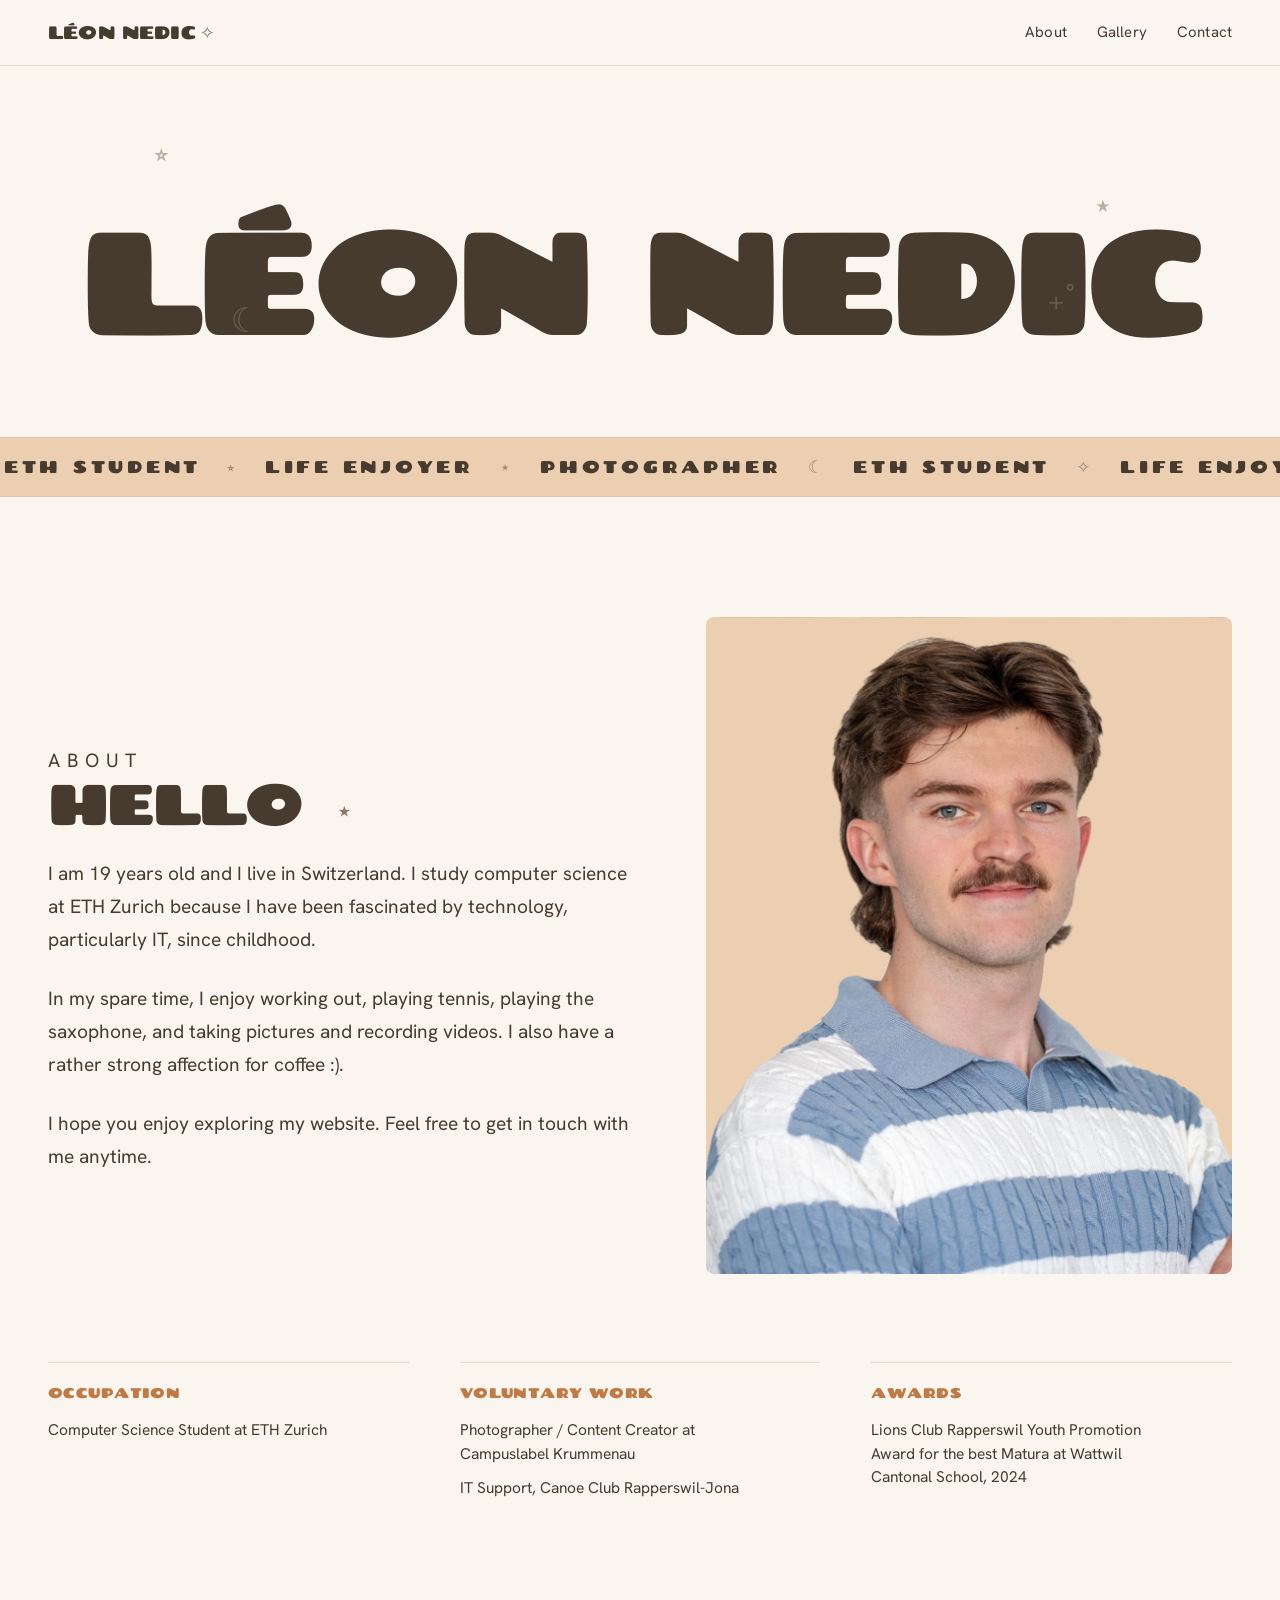
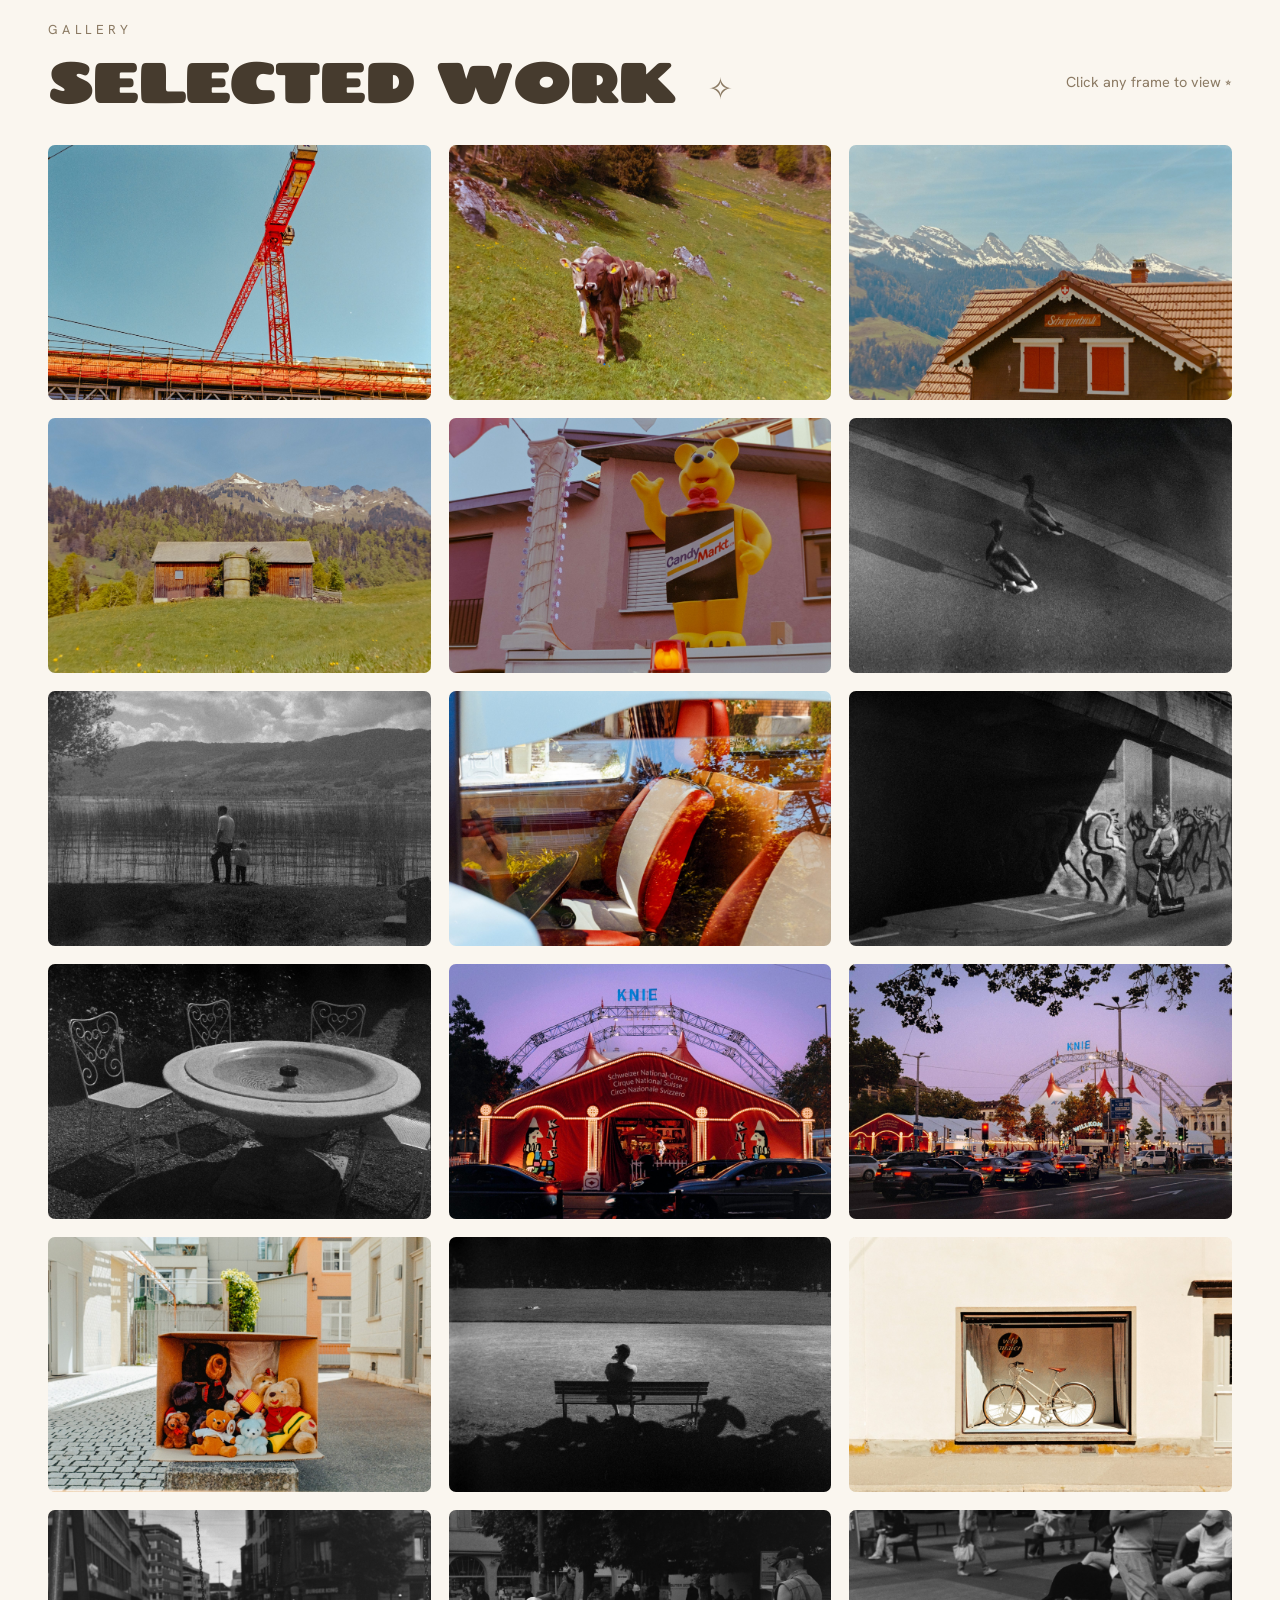
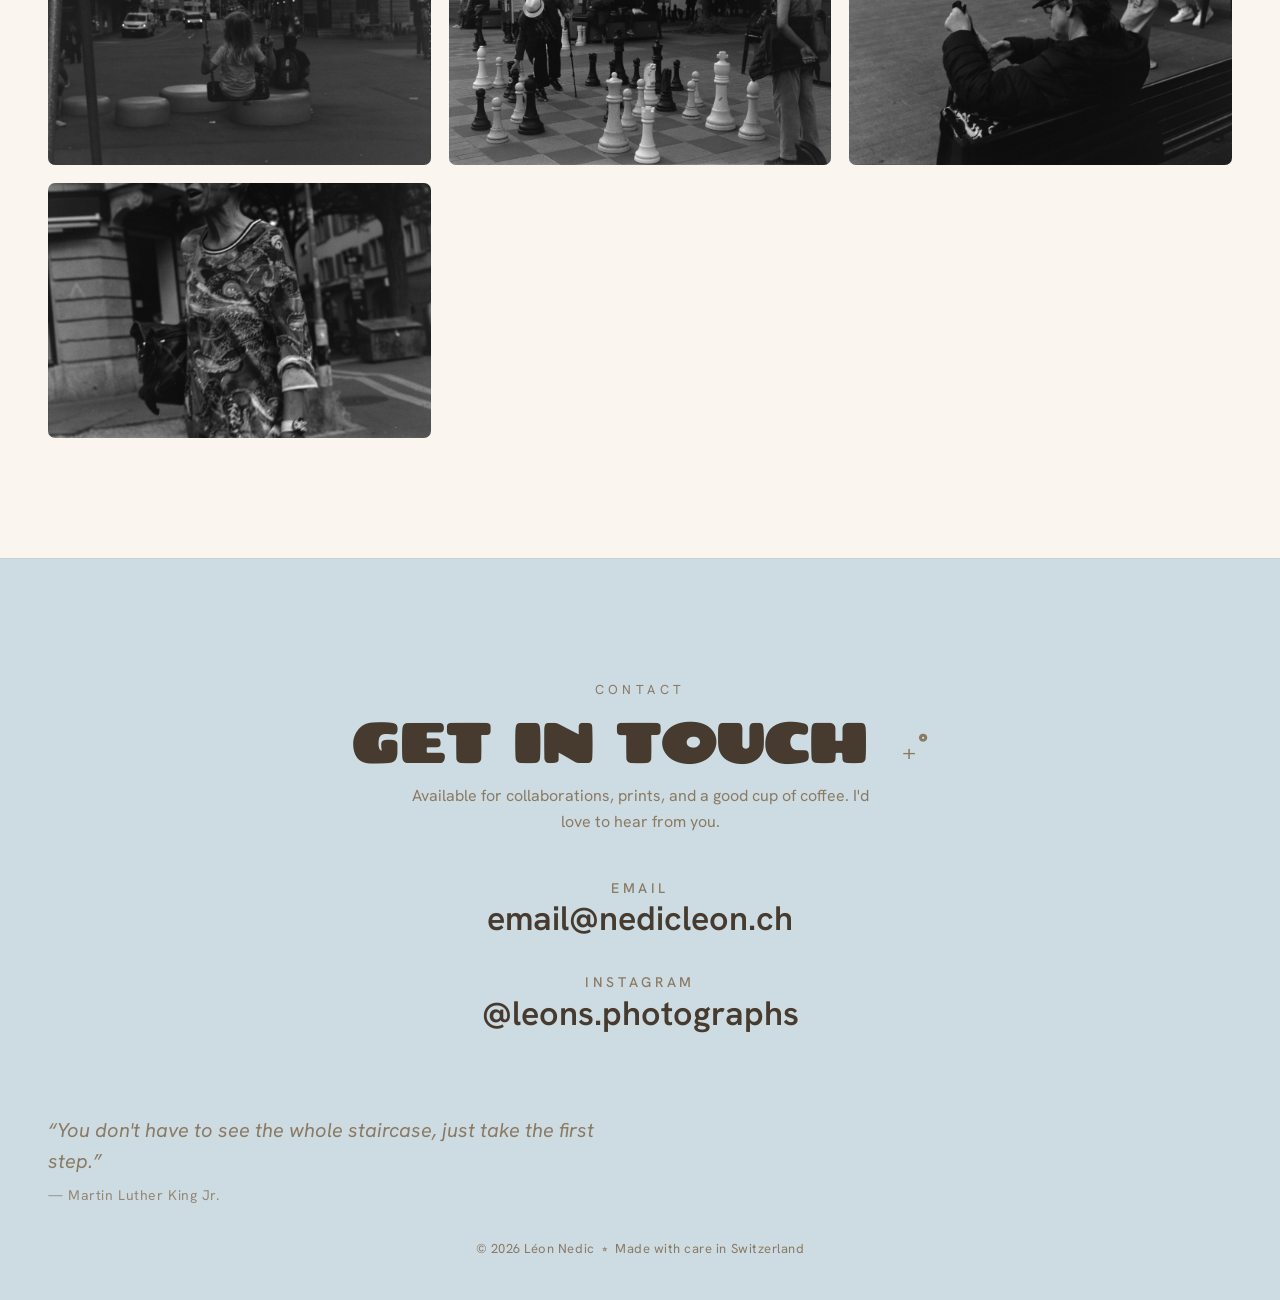
<file: index.html>
<!DOCTYPE html>
<html lang="en">
<head>
  <meta charset="UTF-8">
  <meta name="viewport" content="width=device-width, initial-scale=1.0">
  <title>Léon Nedic</title>
  <meta name="description" content="Léon Nedic - ETH student, photographer, coffee devourer based in Switzerland.">

  <link rel="icon" type="image/x-icon" href="images/favicon.ico?v=1">
  <link rel="icon" type="image/png" sizes="32x32" href="images/favicon-32.png?v=1">
  <link rel="icon" type="image/png" sizes="16x16" href="images/favicon-16.png?v=1">
  <link rel="apple-touch-icon" sizes="180x180" href="images/apple-touch-icon.png?v=1">

  <link rel="preconnect" href="https://fonts.googleapis.com">
  <link rel="preconnect" href="https://fonts.gstatic.com" crossorigin>
  <link href="https://fonts.googleapis.com/css2?family=Chango&family=Fredoka:wght@400;500;600;700&family=Hanken+Grotesk:ital,wght@0,400;0,500;0,600;0,700;1,400&display=swap" rel="stylesheet">

  <link rel="stylesheet" href="styles.css?v=5">
</head>
<body>

  <header class="nav">
    <div class="nav-inner">
      <a href="#top" class="brand">Léon Nedic<span class="star">✧</span></a>
      <button class="nav-toggle" id="navToggle" aria-label="Menu" aria-expanded="false" aria-controls="navLinks">
        <span></span><span></span><span></span>
      </button>
      <nav class="links" id="navLinks">
        <a href="#about">About</a>
        <a href="#gallery">Gallery</a>
        <a href="#contact">Contact</a>
      </nav>
    </div>
  </header>

  <main id="top">

    <!-- HERO -->
    <section class="hero">
      <span class="deco d1">⭒</span>
      <span class="deco d2">⋆</span>
      <span class="deco d3">☾</span>
      <span class="deco d4">₊˚</span>
      <div class="wrap">
        <h1>Léon Nedic</h1>
      </div>
    </section>

    <!-- MARQUEE -->
    <div class="marquee" aria-hidden="true">
      <div class="marquee-track" id="marquee"></div>
    </div>

    <!-- ABOUT -->
    <section id="about" class="section-pad">
      <div class="wrap">
        <div class="about-grid">
          <div class="about-copy">
            <p class="eyebrow">About</p>
            <h2 class="h2">Hello <span class="glyph">⋆</span></h2>
            <p>I am 19 years old and I live in Switzerland. I study computer science at ETH Zurich because I have been fascinated by technology, particularly IT, since childhood.</p>
            <p>In my spare time, I enjoy working out, playing tennis, playing the saxophone, and taking pictures and recording videos. I also have a rather strong affection for coffee&nbsp;:).</p>
            <p>I hope you enjoy exploring my website. Feel free to get in touch with me anytime.</p>
          </div>
          <div class="portrait" id="portrait"></div>
        </div>

        <div class="about-meta">
          <div class="meta-block">
            <p class="meta-label">Occupation</p>
            <p class="meta-item">Computer Science Student at ETH Zurich</p>
          </div>
          <div class="meta-block">
            <p class="meta-label">Voluntary Work</p>
            <p class="meta-item">Photographer / Content Creator at Campuslabel Krummenau</p>
            <p class="meta-item">IT Support, Canoe Club Rapperswil-Jona</p>
          </div>
          <div class="meta-block">
            <p class="meta-label">Awards</p>
            <p class="meta-item">Lions Club Rapperswil Youth Promotion Award for the best Matura at Wattwil Cantonal School, 2024</p>
          </div>
        </div>
      </div>
    </section>

    <!-- GALLERY -->
    <section id="gallery" class="section-pad" style="padding-top:0;">
      <div class="wrap">
        <div class="gallery-head">
          <div>
            <p class="eyebrow">Gallery</p>
            <h2 class="h2">Selected work <span class="glyph">✧</span></h2>
          </div>
          <p class="note">Click any frame to view ⭒</p>
        </div>
        <div class="masonry" id="masonry"></div>
      </div>
    </section>

    <!-- CONTACT -->
    <section id="contact" class="section-pad">
      <div class="wrap contact-inner">
        <p class="eyebrow">Contact</p>
        <h2 class="h2">Get in touch <span class="glyph">₊˚</span></h2>
        <p class="contact-lead">Available for collaborations, prints, and a good cup of coffee. I'd love to hear from you.</p>
        <div class="contact-links">
          <div class="contact-pair">
            <a href="mailto:email@nedicleon.ch">
              <span class="tiny">Email</span>
              <span class="word">email@nedicleon.ch</span>
            </a>
          </div>
          <div class="contact-pair">
            <a href="https://instagram.com/leons.photographs" target="_blank" rel="noopener">
              <span class="tiny">Instagram</span>
              <span class="word">@leons.photographs</span>
            </a>
          </div>
        </div>
      </div>
    </section>
  </main>

  <div class="quote-band">
    <div class="wrap">
      <p class="quote">“You don't have to see the whole staircase, just take the first step.”<span class="src">— Martin Luther King Jr.</span></p>
    </div>
  </div>

  <footer class="foot">
    <div class="wrap">© <span id="yr"></span> Léon Nedic &nbsp;⭒&nbsp; Made with care in Switzerland</div>
  </footer>

  <!-- LIGHTBOX -->
  <div class="lb" id="lb" role="dialog" aria-modal="true" aria-label="Image viewer">
    <button class="lb-btn lb-close" id="lbClose" aria-label="Close">✕</button>
    <button class="lb-btn lb-prev" id="lbPrev" aria-label="Previous">‹</button>
    <button class="lb-btn lb-next" id="lbNext" aria-label="Next">›</button>
    <img id="lbImg" alt="">
    <div class="lb-count" id="lbCount"></div>
  </div>

  <script src="script.js?v=5"></script>
</body>
</html>
</file>
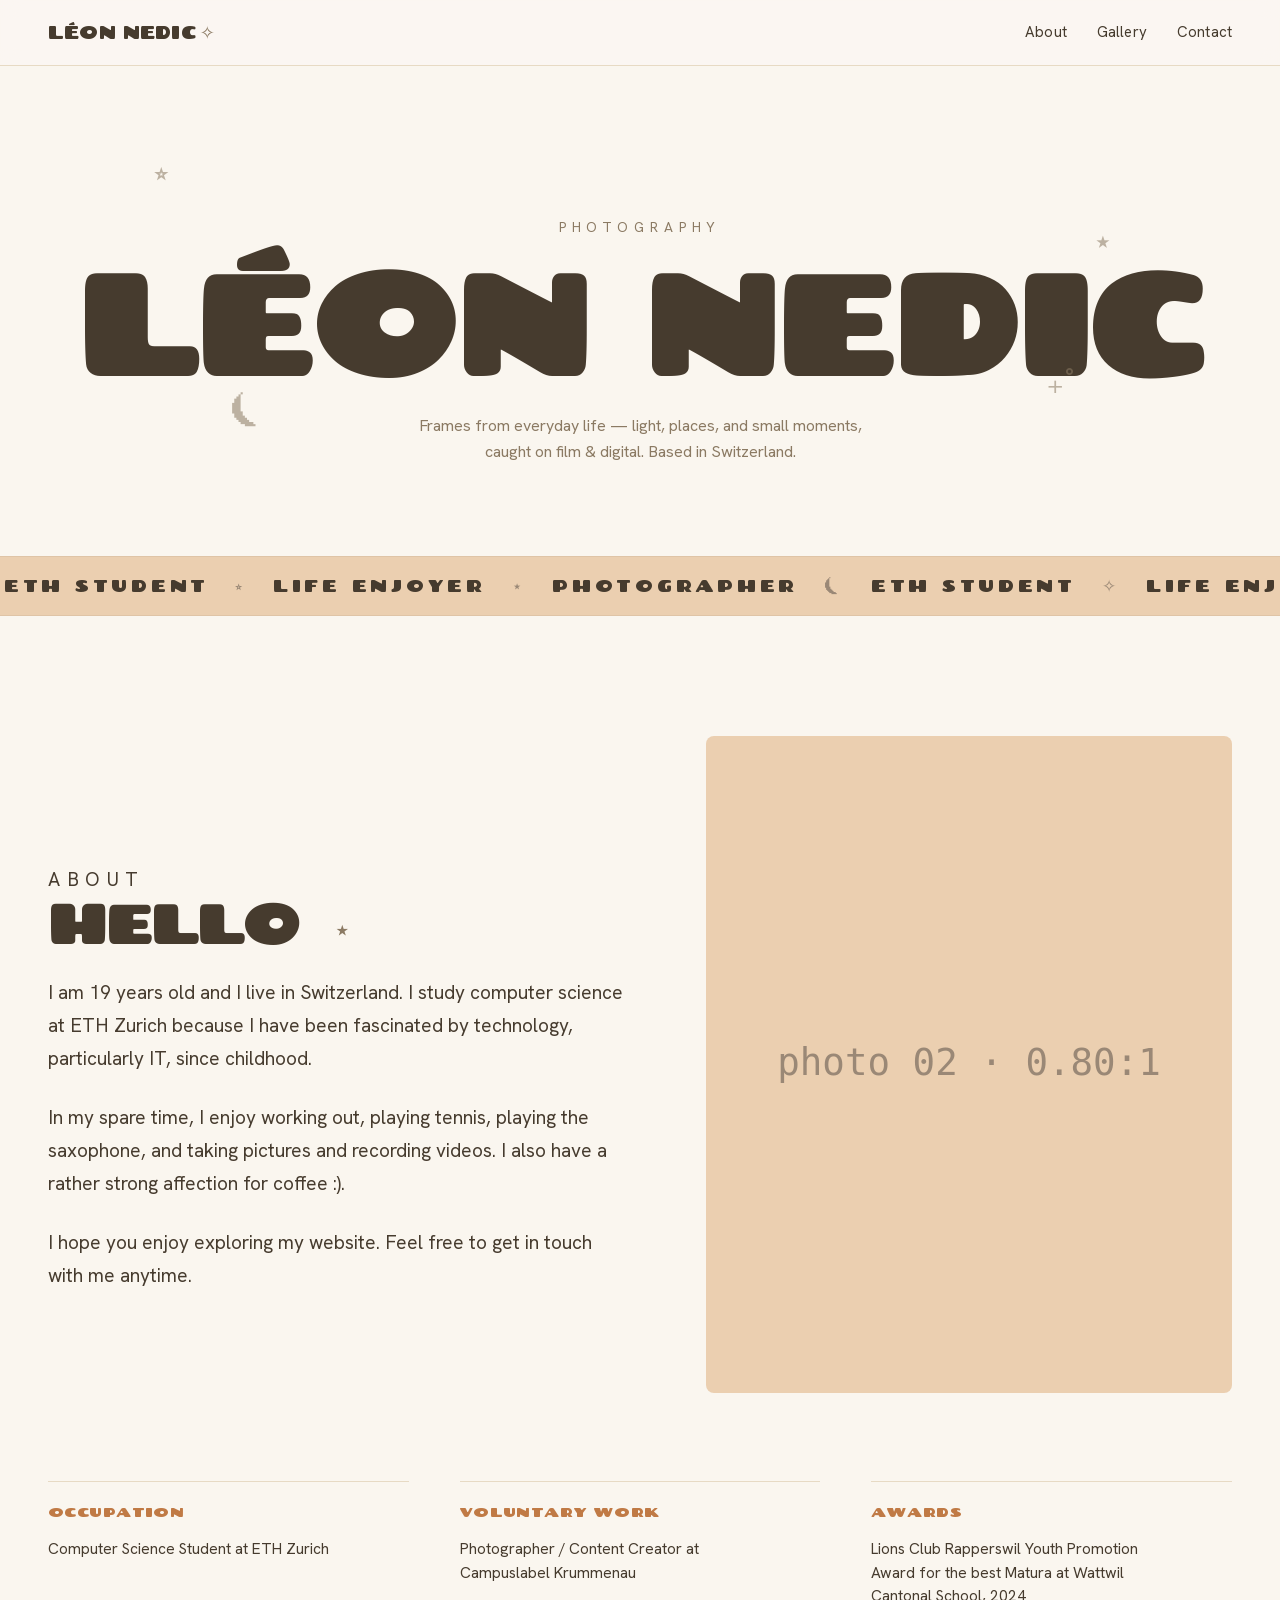
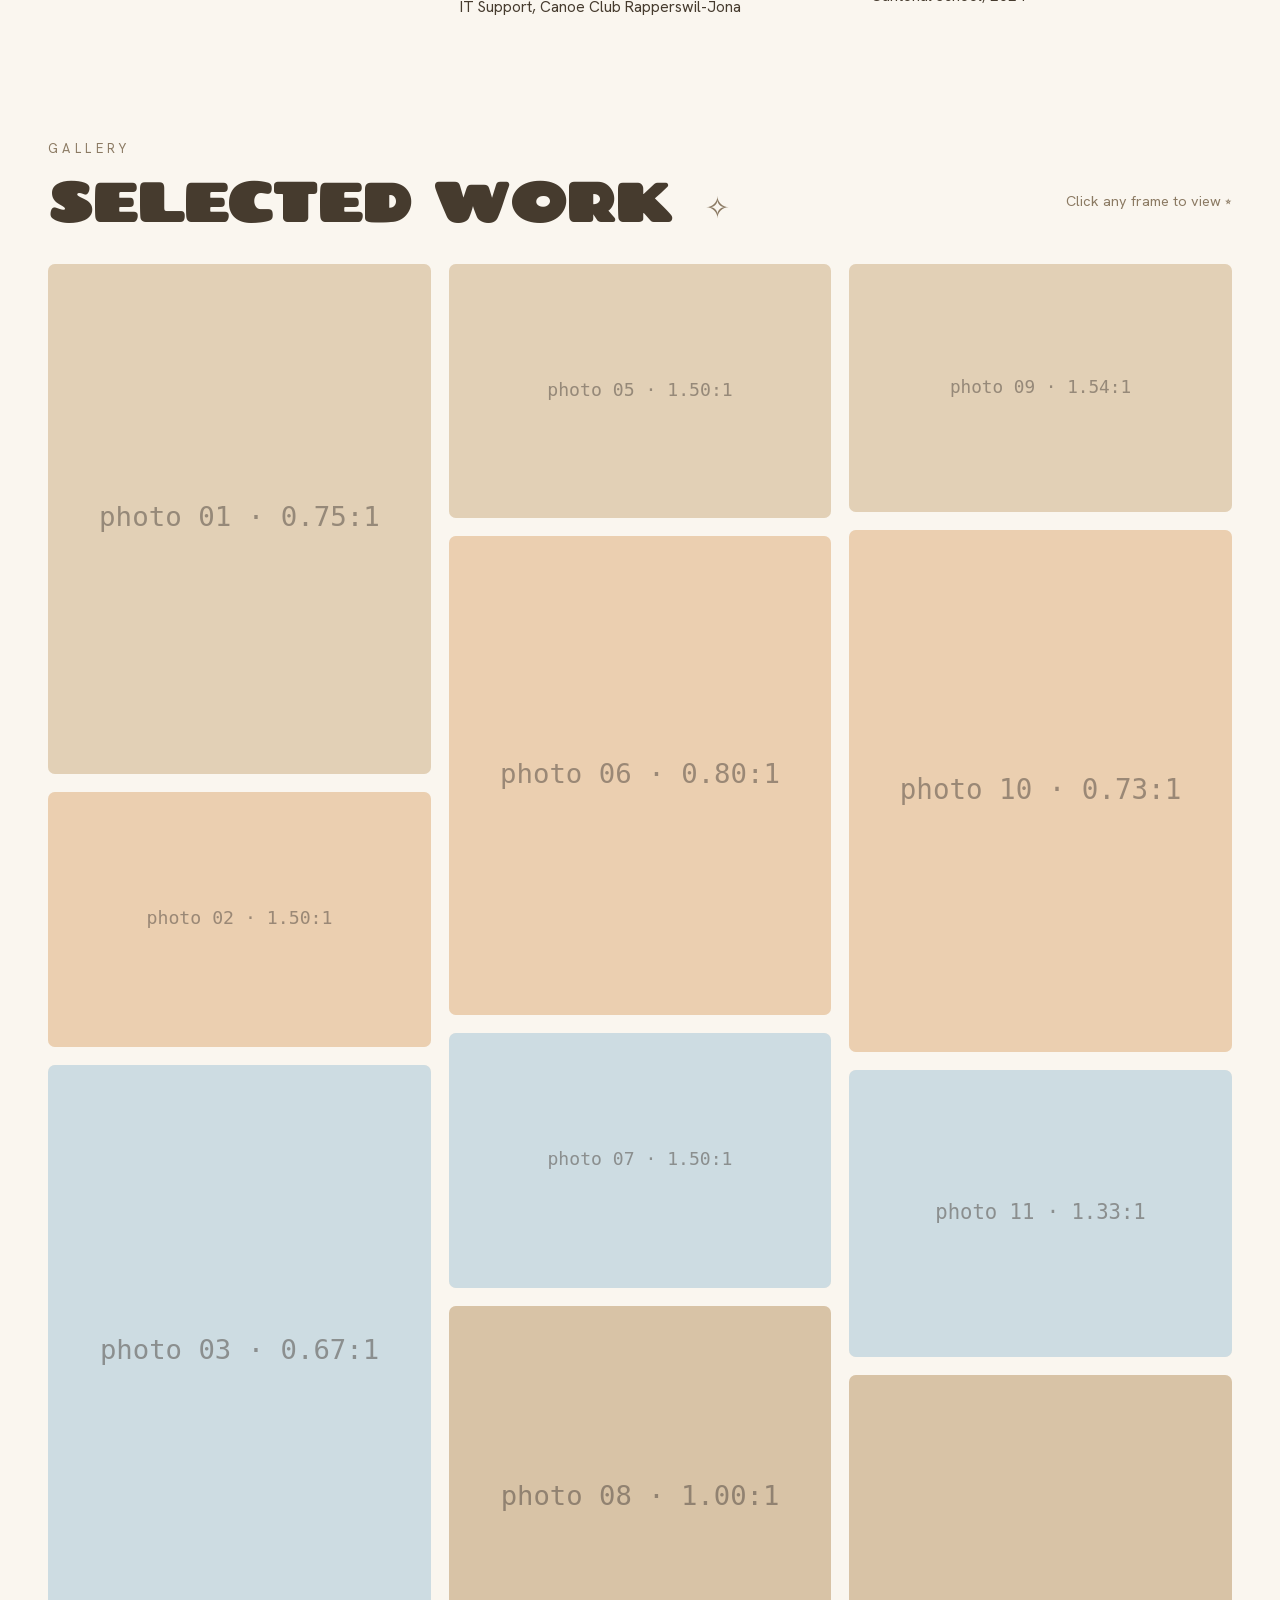
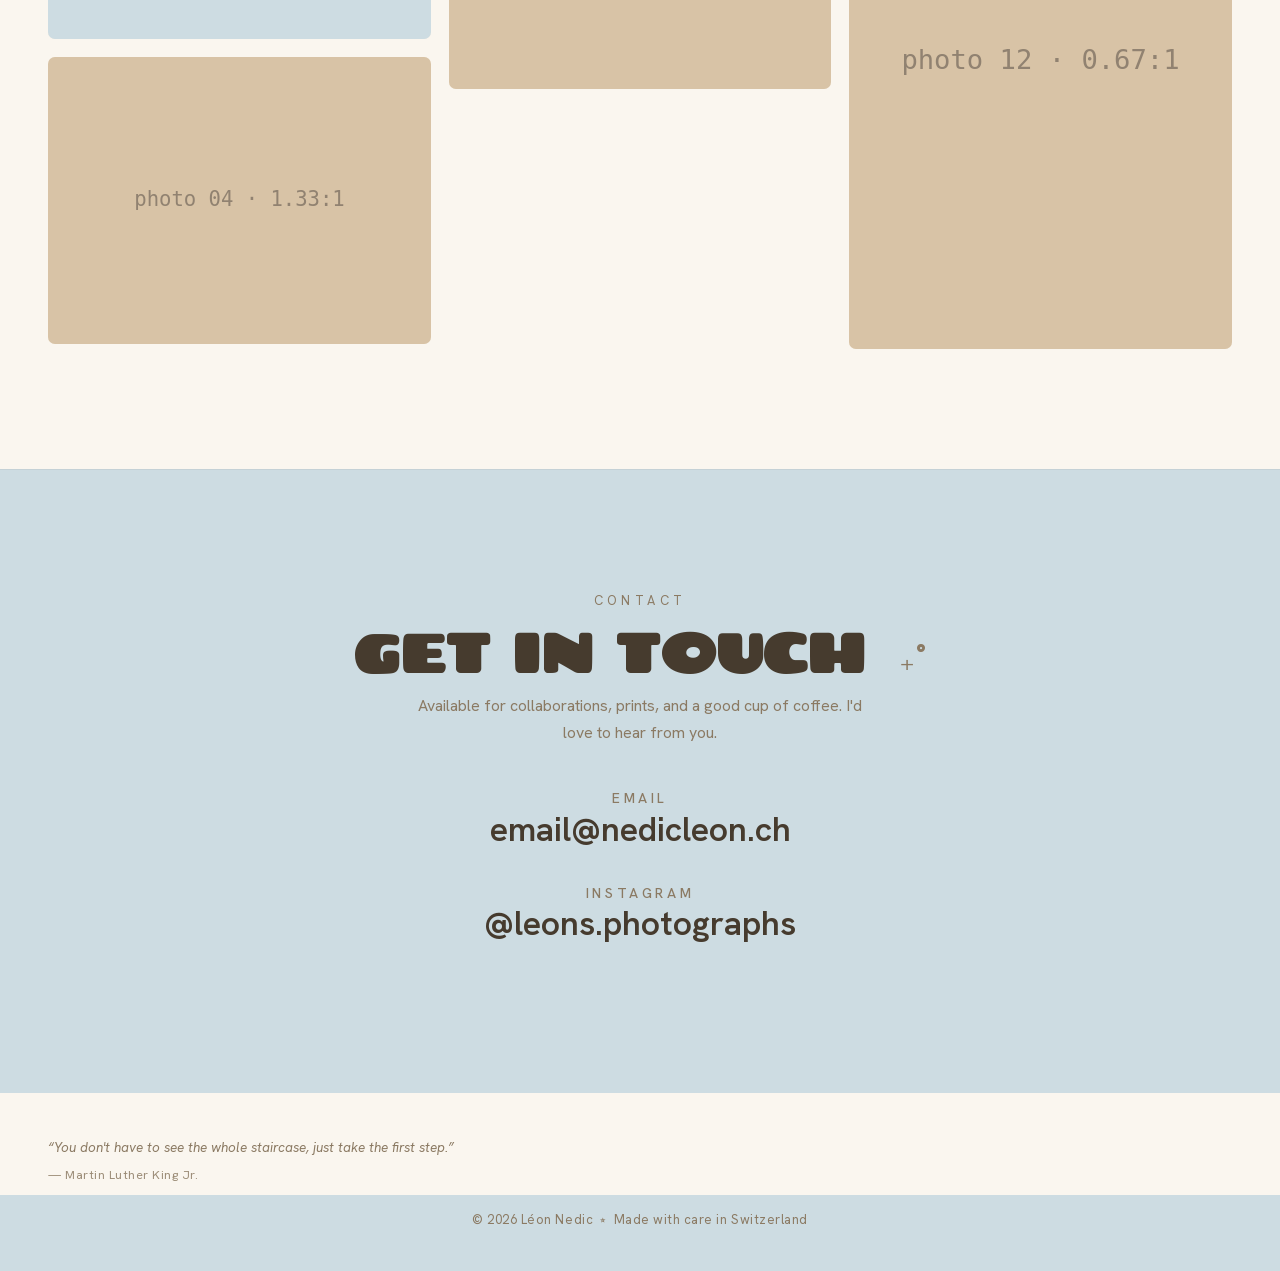
<file: nedicleon.html>
<!DOCTYPE html>
<html>
<head>
  <meta charset="utf-8">
  <title>Léon Nedic — Photography</title>
  <style>
    * { margin: 0; padding: 0; box-sizing: border-box; }
    body { background: #FAF6EF; display: flex; align-items: center; justify-content: center; min-height: 100vh; font-family: -apple-system, BlinkMacSystemFont, sans-serif; }
    #__bundler_loading { position: fixed; bottom: 20px; right: 20px; font: 13px/1.4 -apple-system, BlinkMacSystemFont, sans-serif; color: #666; background: #fff; padding: 8px 14px; border-radius: 8px; box-shadow: 0 1px 4px rgba(0,0,0,0.12); z-index: 10000; }
    #__bundler_thumbnail { position: fixed; inset: 0; width: 100%; height: 100%; display: flex; align-items: center; justify-content: center; background: #FAF6EF; z-index: 9999; }
    #__bundler_thumbnail svg { width: 100%; height: 100%; object-fit: contain; }
    #__bundler_placeholder { color: #999; font-size: 14px; }
  </style>
  <noscript>
    <style>#__bundler_loading { display: none; }</style>
    <div style="position:fixed;bottom:12px;left:12px;font:13px/1.4 -apple-system,BlinkMacSystemFont,sans-serif;color:#999;background:rgba(255,255,255,0.9);padding:6px 12px;border-radius:6px;box-shadow:0 1px 4px rgba(0,0,0,0.08);z-index:10000;">
      This page requires JavaScript to display.
    </div>
  </noscript>
</head>
<body>
  <div id="__bundler_thumbnail">
    <svg viewBox="0 0 1200 800" xmlns="http://www.w3.org/2000/svg">
      <rect width="1200" height="800" fill="#FAF6EF"></rect>
      <rect x="0" y="300" width="1200" height="92" fill="#EBCFB0"></rect>
      <text x="600" y="250" font-family="Arial Black, sans-serif" font-weight="900" font-size="150" fill="#463B2E" text-anchor="middle" letter-spacing="4">LÉON</text>
      <text x="600" y="560" font-family="Arial, sans-serif" font-size="34" fill="#8B7A63" text-anchor="middle" letter-spacing="14">PHOTOGRAPHY</text>
      <text x="600" y="368" font-family="monospace" font-size="30" fill="#6E5236" text-anchor="middle" letter-spacing="10">ETH STUDENT  ✦  PHOTOGRAPHER</text>
    </svg>
  </div>
  <div id="__bundler_loading">Unpacking...</div>

  <script>
    
document.addEventListener('DOMContentLoaded', async function() {
  const loading = document.getElementById('__bundler_loading');
  function setStatus(msg) { if (loading) loading.textContent = msg; }

  // Error sink persists across replaceWith since it's on window, not the DOM.
  window.addEventListener('error', function(e) {
    var p = document.body || document.documentElement;
    var d = document.getElementById('__bundler_err') || p.appendChild(document.createElement('div'));
    d.id = '__bundler_err';
    d.style.cssText = 'position:fixed;bottom:12px;left:12px;right:12px;font:12px/1.4 ui-monospace,monospace;background:#2a1215;color:#ff8a80;padding:10px 14px;border-radius:8px;border:1px solid #5c2b2e;z-index:99999;white-space:pre-wrap;max-height:40vh;overflow:auto';
    d.textContent = (d.textContent ? d.textContent + String.fromCharCode(10) : '') +
      '[bundle] ' + (e.message || e.type) +
      (e.filename ? ' (' + e.filename.slice(0, 60) + ':' + e.lineno + ')' : '');
  }, true);

  try {
    const manifestEl = document.querySelector('script[type="__bundler/manifest"]');
    const templateEl = document.querySelector('script[type="__bundler/template"]');
    if (!manifestEl || !templateEl) {
      setStatus('Error: missing bundle data');
      console.error('[bundler] Missing script tags — manifestEl:', !!manifestEl, 'templateEl:', !!templateEl);
      return;
    }

    const manifest = JSON.parse(manifestEl.textContent);
    let template = JSON.parse(templateEl.textContent);

    const uuids = Object.keys(manifest);
    setStatus('Unpacking ' + uuids.length + ' assets...');

    const blobUrls = {};
    await Promise.all(uuids.map(async (uuid) => {
      const entry = manifest[uuid];
      try {
        const binaryStr = atob(entry.data);
        const bytes = new Uint8Array(binaryStr.length);
        for (let i = 0; i < binaryStr.length; i++) bytes[i] = binaryStr.charCodeAt(i);

        let finalBytes = bytes;
        if (entry.compressed) {
          if (typeof DecompressionStream !== 'undefined') {
            const ds = new DecompressionStream('gzip');
            const writer = ds.writable.getWriter();
            const reader = ds.readable.getReader();
            writer.write(bytes);
            writer.close();
            const chunks = [];
            let totalLen = 0;
            while (true) {
              const { done, value } = await reader.read();
              if (done) break;
              chunks.push(value);
              totalLen += value.length;
            }
            finalBytes = new Uint8Array(totalLen);
            let offset = 0;
            for (const chunk of chunks) { finalBytes.set(chunk, offset); offset += chunk.length; }
          } else {
            console.warn('DecompressionStream not available, asset ' + uuid + ' may not render');
          }
        }

        blobUrls[uuid] = URL.createObjectURL(new Blob([finalBytes], { type: entry.mime }));
      } catch (err) {
        console.error('Failed to decode asset ' + uuid + ':', err);
        blobUrls[uuid] = URL.createObjectURL(new Blob([], { type: entry.mime }));
      }
    }));

    const extResEl = document.querySelector('script[type="__bundler/ext_resources"]');
    const extResources = extResEl ? JSON.parse(extResEl.textContent) : [];
    const resourceMap = {};
    for (const entry of extResources) {
      if (blobUrls[entry.uuid]) resourceMap[entry.id] = blobUrls[entry.uuid];
    }

    setStatus('Rendering...');
    for (const uuid of uuids) template = template.split(uuid).join(blobUrls[uuid]);

    // Strip integrity + crossorigin — blob URLs from a file:// document inherit
    // a null origin, so crossorigin forces a CORS fetch that SRI then rejects.
    // The manifest bytes are ours; SRI protects against CDN compromise, not this.
    template = template.replace(/\s+integrity="[^"]*"/gi, '').replace(/\s+crossorigin="[^"]*"/gi, '');

    const resourceScript = '<script>window.__resources = ' +
      JSON.stringify(resourceMap).split('</' + 'script>').join('<\\/' + 'script>') +
      ';</' + 'script>';
    // Inject after <head> so the DOCTYPE stays first; prepending the script
    // would push the parser into quirks mode. DOMParser always emits a <head>
    // (synthesizing one if the source HTML omitted it) but may carry
    // attributes through, so match the full opening tag. slice() rather than
    // replace() keeps us clear of $-pattern substitution in resourceScript.
    const headOpen = template.match(/<head[^>]*>/i);
    if (headOpen) {
      const i = headOpen.index + headOpen[0].length;
      template = template.slice(0, i) + resourceScript + template.slice(i);
    }

    // Parse the template and swap the root element. Scripts inserted via
    // DOMParser/replaceWith are inert per spec — re-create each with
    // createElement so they execute, awaiting onload for src scripts to
    // preserve ordering (React before ReactDOM before Babel before text/babel).
    const doc = new DOMParser().parseFromString(template, 'text/html');
    document.documentElement.replaceWith(doc.documentElement);
    const dead = Array.from(document.scripts);
    for (const old of dead) {
      const s = document.createElement('script');
      for (const a of old.attributes) s.setAttribute(a.name, a.value);
      s.textContent = old.textContent;
      // text/babel scripts with a src: fetch and inline. transformScriptTags
      // does XHR against the src, but blob:null/ from a file:// origin is
      // silently dropped. Inlining makes it a plain inline babel script,
      // which transformScriptTags handles unconditionally.
      if ((s.type === 'text/babel' || s.type === 'text/jsx') && s.src) {
        const r = await fetch(s.src);
        s.textContent = await r.text();
        s.removeAttribute('src');
      }
      const p = s.src ? new Promise(function(r) { s.onload = s.onerror = r; }) : null;
      old.replaceWith(s);
      if (p) await p;
    }
    // Babel standalone auto-transforms type=text/babel on DOMContentLoaded,
    // which fired before we swapped the document. Trigger manually if present.
    if (window.Babel && typeof window.Babel.transformScriptTags === 'function') {
      window.Babel.transformScriptTags();
    }
  } catch (err) {
    setStatus('Error unpacking: ' + err.message);
    console.error('Bundle unpack error:', err);
  }
});

  </script>

  <script type="__bundler/manifest">
{"31a600f1-661b-4c52-810b-196e6cc61553":{"mime":"font/woff2","compressed":false,"data":"[base64]/Pd2r3pSkwEqSI+fRoQ4OQ6BHbzF4hCDgqwBZR0esdtLQ+wn19r1Rnco3gkVBKRFlfs8df8IypJfRYPEY9EUT2TJJ6uXnNNGkq+UOMd0mnceuEp+sF+AAEAkwS/GCBAoFkYw/agBUACwE5jNgAYzmdBtyEA/gbmRLwBQ/oK6XUz5pTo80ALSpUAf2h3A7hHwzUlcHID9B92mlSyyJA4CA1CeVsCNmicQHkCwpyNDcgdBaMwlIDyUQmqQX1oClqEfY3dViqVW1QCux2C9OuKAlAoirUtRNUBTP4xYH9or3PHFZf97JyzRmy23vCL/4u/h+5OucsFBBFGdrvcGMDJkClErAl5oiU1wIsKAEACRoDFAiKvjwwRxgEPrHYjnKP/SURqaoiDUM4XSvl0EV0oFYqCeP5UOVXo6czy4rmy6M50Z56SJ6A7C5ReImeRhkr1F7mLwkVcbmyGE7WKNXTG8bI1f8UPQSNwyWZdu5erpunz8i6/jzlw4sodYGPFPL/u+z6E2Nc/QxTScP48sn0gb/nnDVmTCcZF4xm4iIQIXTl6SMqBqRAZthjagzG7kW2suPEELbZbcDUaxjTBe2yKhdkOWrbMg1TjJE/yfLx0qQtc2pjWWZls7pQ/[base64]/WrpZyDIGzmL8A3vaxbDFhi8YD6ngHxTaLg2yiog7lcLlthlNqrIGoR8hmJ8xT8LycqCH0ezciCp2r+QFXTdV+wBR18Jy5/CSSRZ11dWhHAlymc4UnEHIXpXmBSDCsCy/dk7CsXE9P1LnFyEk2WPTzpIKwuo71ctF5q1bgVEgDpOMrCFl868OFmpJplmKzQHM9TqXbYuGeJQntmWs1lqW6YHAWVSJtp5rSox2vLTD1/p7vtA2N8R5H+0ISMVuAEqBa/3y8iK50+21lk0mPMMsWs6j8XTjhNhlUWnIRklm+KF+Eu+CNG8WuxJXEL9TURaEHpZgMREqAvhR6mwDYoWgnyyUkHpJinj1FnoLizfmfadxcz4iIdlJjESNAiYnOkaPkq/BVh/nINt85cCWPgRaV0GKtwxFNeZKnmfvxj9/H3pIPrB3v26b3gBJtGaA+U0QIU130tMv5QepfcBYk4/z2UkIadJF/ghCxluYR26ybDFgzPkhHe/pFRgPm2TizgmtQ5KSvp5C6A6Cj4khZoujQYR1DdKQVeJse7VHlLnxi0NdpBmZV8lY9vgh30gxaQODNGuFR3zkjgitleO6OfZfZeRmROTCHGKWd3A4w4DkBwiZqwZt30sXdEtH6GziY266WX6mQvhZCX+ZAvKBs/S/rBFPtRyCz8ZzItIv5BlTsHP0fJUuQsa54gqnAv+dyynOkjNzmbcUu0MO/+I7x0jtueN01ireBdF9vRPflA+TakIv08efMRb/y+IdNGYh6BbQ+HNXRHEMWW+jFUrEA2Zi/mQCClypRTNp027IL5YonjqEewrSf4yTUac+2BRJHCvwwWWu+UqGVpXYGKdfn5hop1ZsKNGlGLMCQTeHA62qcyrLOJJa2p1dL1eEMjOzbk42YmeWCWY6nUXKmRL4qLjtHcMgvcNkuGIICdKEKGmVQF6fXScDwzPv7qTAaz+V0nWLUlm1VZbcuhW5ezE9dlKt/ZQiF83otGU6fFTjYnn9jydhJ4xzVxdGuOq3zaZrWZLUwtyU87voqe95tZncwCtSjiQRhmxihEvWsig1FTDnFNmCjbuwQG8m5wcPoGfFDxzFQXwyNnYhukNzyG1976UevxyY+Jf+lOe+1OmCfEwLInL9A4xPnuPnbBZ/g9dhZVJVfBm9CPrVUzXnNRY+nr/MCjwziPP26YTeXfXJVEULT785NU7Q80pExZXdey9fI0yQi9Htunz/HFnH318L8FDBDDCDy5Pyxd1q0BJx40d0eNWith1cWv8KSrkqS3VOVakiFf4ooZIKrL3sYuEiVo6Au9LW39tX2dqydB9T5vzH1Us3a0XW4OAxL39PFwe/uE5fLxhCPSjuQsmkRCsiUsePGGYPbgwfm7+z+rx6jWM5l0YK8dMPV+X7JYeX/OUmYdM004wG67IHnPH5GOStTorvC48rSkxqTo3omQ9fe+3y/O+XBa9vG8aFl5HTmA+lsJdqPenO9NhNqoFDq1BkwRvknrN3OyV7/EgSUZ2rJVxphad6NBGw/pdUtCz5sKpe9IyVZV2jC9rKqynqirhkKzLxRwHHirk8Ru8djxQsHdmSH/Hi85QSy6O03djzP4/W+ZkjC/lOP35ni6v3UdccjuNzo3orIi2vJOeIH8u2a1Y8nX3myD1Jq+CGtkj620US1mtE5klqizogeEM4JZI7LEyFWYWBNTRFn3j0607tV1dvCBO5+y2KPZOU5RA9vWqpRSXl4W1ey6QYxnQYswZlZN/eY61CnjDnbhcdnRCIYpISKnXxcVJSoqbT2kSRS7RGrWNPwWBizWdBg2cbaWYlsfhfChm7cyAdyAVoIlp7uF0X1QpXXxChXHZirUgn/rsknkCn0OYpHgWlvsWewmQ3r7fOG/N6Skm/REH2z5dl302xqMR1pC+jwzoMqIm3g9RZ5GsM4wRLnC8uX+Ls2HxOvaHHUx3oJpUmOSf7+RdGVJ8yeeyLCnGNEFKyFMpYf+nxfKcC78jsjpSKkZ6Atfhixl4ORHPUkHjJ/tsPJFaHtzpuvPiZ70nVpDT3SSERJkmG14BKJb4ex4+T3/E7qZpb7LarJ3oOr8azLnuM2HUL7TgtFLL23TXkEqtIQb9O26DDfw0ioTrzt/onnAD/AuQ4Ghll/Sy6X7+ekC/evKTqt4Se/L20tMJPJaRp0+TTTdhNNAOOSOcI9dwUKMOKJ5Yv6t95oIFzVmTiRQQdtGLWDlz1RJWp8mvc0rZ0+CBvunDDGsH2Eok/wni/ciJl92wlFc9tcYwlHIIV66ps74OmRMnGSdYBZ3Ca4qXmkMcmlnzlMVugf+1zFup4Ana/eBtvhtm/ymNJaJKDd3iGkq4T8/SMOsc/XVoYga923mFpXI5obWdQhfsSfZzYc46SncyX+eiCoORXPk903h0pm1xsWExT9D1Q/GOszBuBX2ovC2C/Wpz1jEs2gU3mwSnodBvcn6VpRNmk6qAZc0IpYSsDZxxzMXq9WmJx0bssD8+bJrzEgLxJFiYXlzubcxmZO/xtCzdxsp1NeMUbOKaJsUoKykMKVEcKUpePOyCuHy2MWRt1JKEgeGWk10/R/71PwYmUSomePd4qyRyJL9y5zkW8xwW7+8L+37CLF1YwDKqUl2GyGRJDjFXSkjmxSgLdcxN5ihBNEXK9kxDW/KY6ps+id9sakB0y5tSZ1euT5cB0yYpOs6hmfZeUcqfzoKRXZXKYnK2DCKF0a7rRw8M9VZyoz1QG/gwA4HtSpS6/hH2O3Y2SgD8EACpgmKyPOkgoSyCI/YxHyciPE7YdxCBBmanBgl3jBvt/[base64]/[base64]/0h5byB1mLsLU3FFDq2lobg7xDwgLBwAA"},"f34c182c-0afd-4bed-98fa-1c153c6ff368":{"mime":"font/woff2","compressed":false,"data":"d09GMgABAAAAAC8AAAwAAAAAdPgAAC6sAAEAAAAAAAAAAAAAAAAAAAAAAAAAAAAAGhYGYACBNBEICoHTJIGjTguDMgABNgIkA4ZgBCAFg1oHg2cbmlqzItg4ACAhzxVFxSgG/NfJG+Me+4G0sBJzHIUuGoSMF4SUuA0evoxP34Oe20GPqkbxLmkp7bTNR2jsk9zh+W32PikYIFUSbaMNKqCAmIRdGJEzZix1kS5cu3blMl3ezcVFLa7c+q4J6g/9vZdG8WDjCpqJNuBoAwkGpBJ0C2nA68c/7//+p+ZMyzNJUWBI2OFdDuAyvvcmkU7XoN26PT5blxf8M+MU58bFpyfJ8sYBS9aTTEnWLMsO8ryZBeB+9Sz139+D9TtzP0nUAqCplbXILT8+LDnbM+BNpChTNElw7/7+BxgfSPzP7bEQ8hbSYCWflr4aPwpmm8n516mtclK/5+PkkEs0bDh1vBumezdMx/JXLEtfhlhxyGE7l1pOXmu76JRsSf2x5SRNFdVlmA5RbvMSH8Y5YBoZJubptr57+41340i04TAOQDpNUiTAXbqpTcCYvibN1FpqckRBm9Pvqv6Q2Vvva9c4Y4IECOPZzgAEAAcN6BwGAnl8/LC0L5ZBArBHGgbAaN8PelL4i5istu4GJNaK0qzp12IFatwfAvyHLAUil/k60LQNgP5X1nAzxGjgNGkwUD8dYfLiFOJCQOj0P/YOa7qanqbndRKXweVw+VwxN5gbwd3H4/MJ/5NHTzK1lu2IXBqX1UfQWwPuouVq9vfH7g47ZL+91lpG9s3RroBUlVAWHCnzNuj0YBsd/y/b9T/aswAAgKegdkCQPX6Ew/rgY4XzECCuZviMALSwAYUIGh65PDLEXiG48tlDnrQIQZ00gqtBmOE1huCXQ/RD6TCIR1OoDAxOzohBP+CASziCVpiG4ExciLx9Cx7G/H2eP4P4FOnWxLjvaY0Inc933WRRQzsgqWD7UtIVrSsd0KklZVpuBjFsDTcuOxb7CSNSBupOer3GftFe1mM9Ou4S1RrUrmFOgx6Tp4279gFqUaPRXfSb6/V4OHbjSsDsNsdLaZ4BqkhbSQhOq7RNv0BPj6d63QXHT4QQ2vF7HGLofE87aElx29i3RIUGhp/cURyGwjvzQ8CJeN4B9TCpMMQJ81jFF+i00RNyzL4HtEWVDrpLSnBhffFjgesotMJG12AmPllfi4MXG2bPiXuUFH3l0ASH9cWTCBNVXT590+/7frl03KGxb8yLtE35VVE4ZypdCixcoNd1S/8Lqw1MzQ3arfSZ1Uo6I5Uavd0MBlMwTQEZe76M7F6Sg9HUdpVhLNjoZSw0kZb77iF5gZ+Fy69DMOxnECt9hBA5T2ORLY2+YiDgSurXJ2E4nCTQT02N5NuTx55gxOrqW01kUURZtI81WJQoHd3F7sF1FKqTPGSNxwO/GikQAqMoOkZ2Ny7SzkR6tWa7S7mAAhbntNZYGCa6S5RCOIMq4DNEaiKRs0EQIMrqquoiRBY/lhxaS71UmefCO1ahx1pfT0TNewZmwEMFJfXKS//3iLcmvX4nZJmf7ey0F+vGhXy1mnxEEelMaCyY/[base64]/EA6dj1r8FacUF8rlwlOcODKUfgalKASiXPP3UpiRlY1aIdKSRcGyOlQCgnCurRtTmXJLhsKa4YN8huSJVNec7mrlG/vlEO+Hwy2NEM4hQ+oKZaV7dONjWNSehQNYEGHJAbG3ZJhgWjxoKNhTiDWLs62k1gnhFPg4lGLcLmFRlAW2Bgw7QaQWj/YHMrYpC2vqkJh8ed/xA2JA9qnK/Of32teltqm4NXGxLJGCKRTrG8aX2LlgyXieqCwjTXn8O2SMzJIT84xnfrNhfFsb9rtO6hpcWcGBm3rNMta7qWliqE1DuDEXXyTOnz6vnWqbC/KSWGXojU9oRq1WSMZNhwpEasVXm74uyiG+D0oYMxvGUUPBeB89n7JvJ0vBRfuHcnnp3qbuIEDnLMu/rmv9jCMM2Hvv7H3ql/0MqtR4kes61xLZExI0bqvVeLBlTXGPWy4SJ5sVEadTNls8ScGIjSNEhnocmysXVw+RTabDfqosl4ePaoFtkr7SxfYONnJB6Ag7SriVY1A8uH2YwsIMV5zuaVVSTxz+hh2HINhCq3xGxdDtoN5ZqHRx3Wl+CCs+q4D4miuX4YUWb5/PkB+wx5j9GLX6u18fmSUrT8lInUJUanEahofDOeTegKwG36K3G8ZqIk+3pct1SjrH5nXu2VmkwnXtquq6DTXlg0A5pXD2LmUYi/Ohpz9or5+9E2vW2Pc44jERzZbobPCrd3Prdg9yQKw7blqdIpEoCv31TPYgkqzKKlYy1IZMSH1Vf3jq4pZgi4+EusgsRTj7KR32QYPUDkeO9uoPPg6mwCvNKAT9Mets9ZEjcq1XrHE68yFlFeTKQ47nuainC3Xkrpms24aD4aco+GNUiNyo7/HSKOwtZ2RgttyGN+/O9XqD0pNeinlY2Q71stbpEDAJRECQORVcgeSKYjZXpUyrGp9n2Tka1md+iYi1ufdDf8K3kwg5Iu+QKx0v4iHyhDnfNepNfS5SxKJ2L01GsWk7AhS89pGruxRp9aLsYuGc4Z5gN7TpsHP+czy0cah4i/V44Dz+pph2tep+ZI5S93mqynPa2SkErVLtt/Ypqa96KRZlEiRgfK6dhGg8G01ROyaWqhfa7AJWbUumDARK4kUYGb45a5TVR7PBSw6FauFkLeted5xGB5/mWFFEs8Ux/[base64]/fnuksZ1APmBujYysdeXmUrLiKflQUHwUxC2OeFOu/[base64]/uObbiHIOODPl6hpOrg2pdYr+YjnIlaXcqaJi0nxG64CZwM9mc+Fhdn0DQi0DOWi/23BvowcQxaw1lxCTGh9CIvZYOd8XmDp1soxxoPgIDJL6tQVQFxk0AXZ0cnEMMKPXJjrv6conKaQdyajpN6ocbPFfZisxWJ+tmSIl1cH7WoKEFtzoNhbogz8uIjY8WoPlcLSGITLQy9YBW/EXtXpREr71Bxl+k5uv46oodhckz2To8MGT/1TqXBzGJJ/UWGLG4QNTdEohUzIclDAwkpXOorcTGiVO5jT6c4ybZCsGv0RRllaF6I0cfoFNaTK60/IU1gM0kZH+gTX4I3mVpcEGgpohy2Vihl1k+u7HKTFTvWG63zq9ly/faqyrKjIATEI02K/oiCdoLvuSPnsX6uEhVRVB3+x0r6EZU7NMQYTlTvyA1gYg3uIT0F/V7ks8+pMD+TUruPTrbKaowiboKti+wEFlqK352KQW+qRYqexrDsdgeNjy9OF519LsGDgZVIvpi3kXdmW68iGW6S3MyzqLFfKHi564P807nkOuSLI3aqqfb5ZJUtgXp5lBot548FQk7Yoqv+65nsiE1qW+UIK9ZOw4XAJVvhI4b6D/KYAuSCLt4zJjTMFubKIRenBQ+LWcxEPi8sQ9oOKLPMpmI4iBnPL5qETa1VQsdTc14JfvEEGMsUWoltNT6e/TQrc9g3u3s09iJ8b3jsN92JRzI+Yt0XqLFaZitTJMjPLmlocBafE4bph7Ncvw0F+QZ57+33Y50kEiO1ZzvPiXuGaHE8vPUZkmR886oEcaQuqIxW9Q/HgKZt39cQdRwSXA4hn1WUKa2qC128lI57YZChYQhZ4BqJZhsUqloJwgIQsO8nLPTLiFBNXsDjI54nEkigEpztLTtR9fCyHNTCWgN0ml47U7BTzu9dRWJM0s/f5NWi8OlfmI7d4EkV+DScPtqUp0rF0topUX5cF7kNJBEpq0ggKVKnfVCGF9Qby9TMBDDK8q05J7XmReR4W0dTk5LJpLIpXPDeSx6JeYpFdtqQc1vDBVIy9J1/um7sLOz9ym+wUKSvVN4EBzigr0WPhllsu8VZpA4u6TmCp52aqdyNniJznveS5wtvCkAuLPIn5NHsBpJGVSedq2eipghI0hgGLUyJqB8iZ29YtbLE/it9qhSPyWBFrUbs0P4Wh3wchG/k/MkSmlT+HzFfcFOUJ0O+Mbb/hSvQ2pIN9JlS6qMm1+WJkJybHcE1Vz6SCL1CDLolq8SwvB6XfuGVOaZsKoseYqEXsDmI4njyXHAe1JpdS7D6rb7/fLeRnTpyBZkpvLMHFJyPlyT9s1lG4zlQ2Wmo0G3+IttJkZ0mvDiJ/[base64]/[base64]/gs2rpaGFByhBDqKHKVNwDwdgnDI4PW9Is03WisgX/T1Mqd5G/NvO+ePWahrOVGdDE9xMBTwv4/x0zVepPJ8VNJuhE8N67O/bg10UhKSA4TF94KJUAI7WizqOa7U2+/FQDzCxX//nyKQuiKXh9EyT0Bh3XERLv82RXY4f0DKR1ZGcSwKbUkYzEaz9ujgC1wrSLA0X+MIL9RnuTJSdB7OARRIX3HsEaYv9bizoSNouxNr0c1InE5Rmz3eMVyd5E+tZDd/3vzHQYsb1N364JRQlGUYk0SldFcglnYgQKLELnkA0/[base64]/m6ptT1zNW0PCLp65nZ3VmDzW8HmhOt6WeLhKPFwrm0CK+RLhnB/u8fvc+WgiCUs2VjsFzqWEyExbb2yz3Sn7j3fNHpt6PZ6rbD0xzYUuhj9CoMDE1MLfUm53FdlLwpZQxJfTmeBBMZ99LVMVRHWbxn+MbWTJ6II5X7BQIGzhlewA0/hZlfEXmBUaqeJakffvS7aBrJT3KPCuQRX4FhHANf2hdu9/wk04hSPzJxtkn1ccMt/rbJg1LeHRHrTwgPso91CnxRvBgfSAgXXOrmt5M9G7kxsH3PbFj62Cea/VnP0gz2WedxoWdcCfT3qAYC8Rlojxjh1p2Cw/coHpeFU9sFrk4or0wsf+sueLVvyWdtx3b/A3GgEeyIV8QEFekC/VKHhtKwVdT8YLCLolPmb90S76cByqWWlrj+kJyDjaVnKnd/U8fWYTiNTaNy69qzuqplubPmBQppclv0kTcqz1/HnHfo1Pn1oTk2Re8SRZ9lrg9DNGFYH9b7dQmenJbv5qJrDZhSseBC3yot/L4vEj30p93Fw2UE/6tSYBIM0DC8FUXGyZ2BEjzXqA5a++BECmfL/51Xw+bqwxl9ObHxTs4sGGzeDoKcg63Hlq2EueyFc6/MgfLjHYjAVx50dSzL4Ih2NbqYidXq7Q8Dx7hh6oDVzIOUpC2x4vXCkXR8qsQ/utgvnq2lhmcraw83DrzL5MxZmQqmGigml+dAYfz9v+aCoIz1jPeC5yQNatl6656Di4N8N7r+qpRMLncO9s2aJhALdvlVLJWAZTUZHvMwukeyA410nj46sejy1Lqxh2ZOhZUps/pwnGLwlMJY1mM5ZEC6rEkg3vP4V4CB0s2wG2ygML1uubFoyd2KPLN7WbeozlLWaDngVSr8AM+IRPG+Z2uj5b4JQbaRUt+YSZ+jcc9cAdify4FE85kGYW/BLf+Qdl3Dl0tZDyORcD7xn6R13Y8e2pGp4Dyc7OuXsrIeDiT3u9r9kwIWczJSTx9OjX3sn2xV9Gh7jLWV+3xPr/YsKN2ud02U/[base64]/rBxJyRS+1PJdTAI3OAbt41OfSE+2s6+cxu/JXhes6UKLNZw/4hLXO1MLGC1UJz6T51EbN/Jy46mH7y8ePdBo/fWC1u+ZqNEtXrXJM23h15f3xs98p667Jp1Jy/[base64]/9swS1KLjTktM9mGRbsUjT8fyd3RmsOiK5OTTFzzFHCEoLsAm7UWq09TsD5KiMVvo+J49QIjnMY3jkc20hYxtdyvB2lf1JOGqgUm0gUAc4aMsP5+WqVHe/p+QRqsGFsYPWEF/ImKBLGPsE92ksVj1opKdFZhRuziSaHJysGYxU7tVj57gr4gIyYtBl2K9TOwN4YRkux79Zgy5Beu41kBw1yT5vsjFADcIogvtmRKkBUSAHFJmEFk2TyChAXmBANJkR9wUUdPIAuv6U/IMAJ34gdKlyET4Q4wQv5afQ9QNg8ayDfLddbws62UFQ4pxqQX+67wYn8DAfdwfcbbmD/DaOcwjeAbt4JaRGcFi6uelRo5cJLMXXj5CJVHE24aP5h816+H1fCjq5zq5vj9yBd0QMqsj2aPWlY41aII4B+DOztbW1uWuIexKHwn0NxswAOka2ReToAp7fBNfc9rj+e0/nt7l6FE76AhJe9EAnNdn1npI5yPcic8HZ1Oxl2VR6zbQx7ZA+E/6rFFmSbpdP/cg6P3H4zQAMuR0t6vLNjKtzC1XxrFuMlzbiEdthn9T5k3AxOqUJkSz7V/[base64]/OnGMNZ/Cszt5nk8c9UnkGkTlDXW4JmUNVlanZjYo8u9yOxyLUaOZDFxs0uGqASoTZo45EaraoKMInjoiurx0Vs23n+ZKMr30dKo+lFBi/vpOCc2XL5fpW/JJiEjuNww7xpxxOEie7K+NrIzJONio2gXoX0vd83Gdz+jYKtfgyJ+WnklTx/8WXnHuh0NgQuiX3Rbh5pfAGs4zY4Z4HSLshD9O5yueeIPIN7OPenaCrMFNGZWB4zfKwx4VTEEpDldBxh2iOzl17Ggi4f5xRRSaKAN0Hqxi44+3tzIZHtRc7nbG5XL/Pm9yZcLUSsEZPcUk+vBV7vBochF2qb6gZ1YoJixVmXMmuINQEkYUbXYo9CibUutCJQmKDads5nmzRFUuAassKzbE26/9YWQqAfGyYK2q77SNNOmbS3Fr69DwJIOMxeDO0dw8gz/iZuAewLSt/oF0RCQeHCZ9xmoiN2+mf4mtu6wiy6sDsd2tMADtQuOev8e9/ihRc4EFB7mkRy3P9NnhmxTkBuqKDihoVxsSu8EyH2BaWq9yP5u8LNCAaIUkcxFpXDnkH94ChtMcmCjwTpsJS2jBUtuw8W4c6F34vkUC+stxbOe8GL5XkVb6+eGD3kvIg0CcKy4DPwGdHshcx7m4AbudhiXAmIWW/EHME1xs89VbUJ3Mu8MAsQR7QceSMHw9ZtvdFspWfGYpseoVlZbld1exa3LhawjjhSw+b6MdusqlrMnzo1EOBQhbM5dpU+3727HG24KocAvIUp0N08s23m0GoOjrP6UPat/faxC479GBSfI3KbORif3GQUjqYjYUJ6T5rBegc97CGUuoo4IHzEbURBCJgmvDa+Mm4kzlLO7phFKMqSN70c5I6FFY8kyWrWuAG8P1ndqYLAzGrlJSU1jhXLisspgfSrYGOgineeV4kqXoRKStBprrV3sjtai1ZJIjDKI8E2iBgFvin3/CrDT6MiGok4AaRl5zLyOWtzsHk8dYA0a3loTUVxwIaEJEb0YgEujgL68m/yBaPItUHB3g+1xnof74LuvuF99eGPdoy7BcutJFoa/[base64]/dYrd64LmvPBpqPeSmhjBBB2LjnnWUwc4oI5lzEHeACt5zvnIPtUe+gdHhnJFh11/bn5f4Fagi52TuST0iLx5xEo9SO6JzM8d+0Wp9PcqXBZu9FWVg5G/4+eFK7zy3I1x9dng6Nhm0TG+SVb29bxb9oAKIX2SsbOADNULjclILz15RvQuPaVmDzuDF8c7zsnjIpDtUO2Rib5NTCmmFo4mIXzvc0tScVVU6sd+BLgLtTzuWNu1Ex79CRY/IMasREkzS7CcXCFK7TmPZOBZYppuYJ44Vsij7h1NvhVcfT5EDOi+Tf4lfIYBi4puMZQETyNqA8CKJzCL4TT488qtRzecubqz2adQ3+hzA/YzvOTNWeUzVA44Z7tmVFhwHNBU2r1Lgn9W0aDBWVq6K8D2XWVSIMiCt+AzLckBZ4ztQeIi9tyso4++jzGjTccZz3V3DMe7VHdFB97QMVIb987TcwBYG2DrliWmeKa4kg9RtQbTFOoVVDUDtZS1o8eGUV56neO1Rsnb/4HJqjFs3j0d5oiFoGF97neKNpUj3NIYsds51LQCFZXiKxKbyf7FHXp6+l6sQVBOyyYQyRmF8A63EqcOx2fk3V/KX9kxT8C9/1TnWlxB2Wr2Gge0eeM/eKItrFSIwIsPWc1Hco/IS2LkrlPhYKHsGeITbGdNKWnr21ZoHXtgS4BQjwkUOUpPWYoxMtzx1gaEn/cCmHSDi0D8kuh0ucPsXYptr4pN6nLws1j/ebUbF4tfnN72nCduSXg85CyQPhJYMt2lXptJ6kO1azufvi9ivZChjr2S9Og+S/vkWnueVyC0GQ8SwSH5BCUwLdU879AzNnWzqScgmEVjfqY4BflNSRnnN95v4Pod0TOLj89fn39H8p1igT7xI4vhnZM0Syg5Hmew5F/[base64]/GIszMdWlUi5NLL1VFMXJ+StzbHPjfpPXK5TX2ebzIX6I+TVLBl/gdtZ8amliJ//PXENkwGBEV4EBIZGlPztQfuxRIaPMb8msr3oO0poo2PLqwIXZD2MbYjeE97t3IFGpeaC+1mOVYetKgFB7s7fA8Hgqz5bmvGan3cGL/ypSP5W7L3OQQDxmrqjwTQJwWZgNEdGkSpKS/5FJfsZyQbtyT5zomlDZilpg9AqO9zDrfEr/TAUtL3YvVNRR0Ml2gl//c0ObetFKgnhrPfhDRmDCNidqGBZu8l+iObwAxVvfpvQM/2V0Ys2671/Bp9v+qNPlEZ/qlkcGA23gDWlSuVmv86EFYMkaxqtHSnqLsiywZXu60ectXmzYDegSo8SBw6KvJ/zmhfk0NMHplPtNU8FbD6C8Swtn41XtC+FpWw0/fzzmIyeyHEgYEdNc9GJpb+58R8zQCvsNw98b93jjMvfGUUHT/iMaTfj0BUJY5642P+LHSb4WHPQGfGQ3XCqAdsfOTC7FM4Wotru0JNFlYfte5btV5psl7sSmBkYdmH/rYEbjno75tPeCLRftQEK+BAYt1oVM81Q7gcVQpYBTGF9Ar4vNZ+a1QsUG+0eucrEKfVLjOkg/qrJmrk1KA/3ksWqXtSGlLxWgHU/plu3Ir/I+1I/dYJE9ztX65Tf4zaEoDwv5c6N/VbVDnGOzeX4xwJIr2c8E/0rAVIqKN7IZPXD6l4oFUJSeC8F6qExQ9qw2IYEzv5od3aP/[base64]/1yXy+qEAb/4q23pGHwqr7XtD6Q02nafjrbGInHdAwJIh2t66YKjTyfWpGQOES0wUUlNNsXe4i+Vx/B408Xt/uubGQiwC4QV83zapWBHFiz2lPvMCUhy4YlpHyjI4nRseh8g+7uX5thK0l3Yh4FCCle1IuANJkQsGh+oinO9kErkOPLygZsCiJx65CefJxklMM2Rav7fF5aY/NSz4mOj+Ny0uu0sl7jMSYOKwt+Ya7bQk9/pCgx2n1Nmyzbh7WZxTkc4GtN7cyZZUncTvT6Ofwt0b9D7zc1H22hVGx/zsSnNbjRCXjT8VJ2pm5i8uOx8LRRyRwMDJD4pK6tMngDxDfI8xGvhcPCMECNklG8MqqMTK/3Zq4n/hZdqioqRJRmWMs8UM31jL5fVkpo4vBmm4BeZDdW4L0LmN+xgeFSDZNkradHA5xreSuQLuPhSC6P0m0MkgRO/kDn80M4QksDs8toVwmync+/0WhZDYdOF1OfoWC/7JaYMmLrY/5sMzS7GboiVvZyR2oHzANu4tzpBtOaqliz3lhWBBVVTs1h6g7CUTpAZxxUOCu3zxMgWVWofuT7OvkKy+tdKwUuY2ZJihnOGooJERwEQ8kke2KVooVwUySp8W236ByB/jKDrBqHJhj+/ampq6uibvp/+ddl5bV9ukmP6drjVcsKdkp1MEOMRdzcEnFgnU+J+cbZbI5qIJw40fUUKVf8G4QI37Am806YuzRjhAClnKTdrUh5QI9oJHhUg3RQqeGpFSk131UPoIoc3o8y7gqeQi4ex4qBNaO35j8Uh/kytZeH9hXxx9n6FrZHKYPqpIG6mhA4X5P4GArgiXmRjhqgQ3E+nHD/GwRNsIt3rcnac8vLzF/pbfv/O8zPK+LlsFOrV5KR8MAl1YSVZZyMScLaMXvD/hkzt6AI8+Hi3qrl2gNHNUV75ldSRlyptSSg6+niM6/AEoc2JMDbaH1ut44Bj2wwOX8ZOCJZYdQ1i1I9WYZI5s+ixNsdiV3extRDWD/[base64]/PBMfbf2mvN78U2aQ8V50c1X66cy4sy6mQZ468zofpjdn/W1V53hyOcUrNGkeycVqzNumX3KM3wFNdmNAL82Y1r6H8xsWSvGzp6Wpb4+WNKYOBJ4zi1PsiJSjo1A5/oKo9bKJn63hDr8MKVY3Nh8G/nMfaLO9i84Mzd/ll1LhEVa0ZqI+4IiDp/U7ME3uFiViwTe2Am6mTYpj/acGTvu5TM7Lnh564byYMbeYuoFQdLyPUlrMaaIZkL1WoeEKxJCpouYnvzUGWFHGXMwMQaVSPZ+UZcjfuuEr3sId1evt3UujpVWxkT4n3mykVsveqCBHDaXbbk1E3GLmD/HPJC+s9L0EFQOJe1wOILoJAb7ib9TDfFRtqQwpRxsIDfgjWsf+lLFZvFZ/zcdCKY+RkiLZCbzTtt/7tsNXljZ51erScHzF5GtDtdW2QxB94VHrcOFTM7CzMhLeBL07dBBzOpv1sdutEv7b0gzBtozV/qrgWNUBjL9h1IDnDR/d0CD/35oXk9FU+Lo+g2PN2yyG1xSaAjuakkGPf//quF0zhGxv0EpUKLMMwsGPoGBitZM7PHAkUuhvdTTKBbqLP5/SjZJdTGkL1Mw/kkaxzjKNovmrQD7LyTKySdefF7bXJ2ubnfU4BGrjFGy8M1U4EMoGXGae9Dy0WmAYYBH7lbYa53LxJPeMJjZodewSqGe5o7FiqLSWu1gZuKMLj/vwj2oUuxFZLX2OH6zrmChb/va5XgNFsoc2uE8amggHGEa/IapoEppE/CoFsfnLlQ8uGKgh7r2X5tOm41T/YHCXy1V3CplDfoB/y8mrUQUfpBiOzDOjGNc2tBHBnZADiS7cj7tRCGnR6dm2/uLaqlMVYwqI/leau4/XPcyXSNQYetapnhDvRre769+a1WbE1016TJIS6CPS9GQ9A5ASMlUkWhZ3RFNwQP4dfvoswUBOxu3fifS94H+VATNCcwfrT7BxeS0+9l7DelFUI3LrcQ/Ct5rmsDL4tUVnyOS1olx/oStrAfKiNMT1BAHXsL5luIdYow5i1MM0eztJvotTzJvgentVZKANDfcvZ2i4Ly3vSBdFlJL4lJo3izVu57nZo23Pkl1/+lK0XMALxPCRy3HdBsu2wSOtEax/yNdPWFixAAgb2fdl0n6cqjiIbISmOKvtp24zwLXRmcvoLMVMLgEmjS9WHi1/Uu/51Qg5mldnr6LIrmABeLNheztlVge1dmB7pjj9TGCHl9QrV2G7t7ZvqDT3yZ0O5liLwzsAcgHyEVIAQgGJ20sf5aUQF44t6C2D/IRWgC4zVR9KzvoTgGw6aWRglyEFAADMIes/DEH5rzCV8B+JWlCSxUA5Nz7QF5S3zjpjZLOh+FNUOcEdu4N9g7niGhTVJvsPlOqirqTd/[base64]//aZSyqfTEI0rkZASdtwuqg6fbUimnwP+cJVkHHjY016MZd4wtR5TTdG4QXy07niUisi+Xa6+GCqnf1/OAXL/[base64]/fcd0CxN5b70iNfKPGL3yxWyqZMhXKVJlWpUa1WnQb1GjX5WbNWLdp0aHfCFl06devxq9+d8thBh8z7yhOHHXHMcZcdNeOKQXuddc7pQIBRC5XK2bGrq6MbVjYvL00E4n8vAAA="},"b55f131a-115d-4736-ace3-ba76feff187c":{"mime":"font/woff2","compressed":false,"data":"d09GMgABAAAAACJIABIAAAAARhwAACHfAAEAAAAAAAAAAAAAAAAAAAAAAAAAAAAAGoEbG5d0HC4/SFZBUoEgBmA/U1RBVHwAgj4vVhEICrBopV4LgTQAMKZMATYCJAOCPAQgBYcMB4ZoG6g+RQdy2DgAAx8tiRT/XxK4IaLYLaDd30NjKvHITs3oOrjiCLUjDneZStzNQTJfZ7d33oKu8t5prgKC0C2t6WjgGIxcRdaZuvKrfws59HMjJJk1iOZs9u6SXC5CEAsQggUIngTRJogFEW2LpGiNGi3ffp+KUTNaf+N53pyKvltVUqOUwPv+Hnfa3t6fmY0AQSFmHBaFcgRjHG/+2eb/vSr2wo29yv4Zwc/K1ZkvnCu0sQKxqOQJ/mC+u8oTyCxuQIPBbCAfZJjzCAZ3qcusJE/yuaMn4Orna0OAoGjs1m5XKwUJXar7i3Me1TjtiEjfqCO4iYS61nfLGHBHA8H+Y2Pb94icIfyfzbK0fpdKaFCPPAs4bVvPXcaRMR37OUj8HISOZOKu2ra6VFuSWkOChQGDNG3SyjuAkmYNgLHveOaIRsdAEYWchM7jS0/LzFVSapdbOZxl2Xj64gf7/lIjA6G9ycuo5imKkIVRzVF6fm1/qwcBDRvd1w2eAB0KFAhiESQrQYOAAGBBQKNAsRIEQDUKgAIgIz6VW/rod1wkgACr3rveOnskRCQy2XyxVCYrVLVWbzRphuV4QZRkVdMhxfAErJATSe0+nH0iojON8+aDgAB6eiAAOKRqRyf/ZBUh9Ku5oRue3/W9s2CHAQCLhUFAYT3A4/V022/3LCjP03KHRmAHwAHjC0dAi/xuDrBgABCwIOzkdRqe4DvEiAXBawAQ7OoHVsPCM677argKrvRkCVfwpbik58if2jubWDz52e3e3/Y1GD6hN+iVO29nbdPSFZu3qRsXoTXrt04rNTO8id7rlSm8n7a7vvYi2fs92j0dYgLhDk7h9bW1Fc1DspiqKy93jszE3JsrE0/+3fwzozNMb5uVs3h6k7VO3ZRMFtMMT+JLZKImeLxHDslkA/pxbiXQ/yWcg/kv+VgOZiiDyfszJ+1p8Mr28+yiLBWV4DhFCudITdnsS44e55u90x96hN/[base64]/Zl634EDAbRF3oycriO9FWhg8Ho4OhQSmZ+8JM20E1ETJyI+5vwFQB1+Rj0i8hMcZ06VVopMDyLb9gH70PmHygQvE/9K+2YKdiZwPs8GIq+gzzLKemBGzQtNNG+6g6Q4nO9c0jKn54Qv9IQSi+sBPebEYETtKPo1TKRhIsrAkwo7UnD0YgBJ52RtbGph3bA+8Tbn/cssNX3nP4R2AEwCLgM1PQ3IKWxxAm5nXZrykuOQRLTxtU+MgiPbANwOqGw1rMz/Hlc9NYBts84kHIgu2RawNeaJawLdNBqNeROO/ygRzy4QwdT2a4BKsjRpQW/[base64]/sG/hVCxjEDRLWev9mCTmtdIQAp6kvI8mgAHSFzKMAnooZ0bRSBtl4Juajight9ipTgprQF37QWB5yX0S/[base64]/8eOwzMngtPAJ44pIxTlW1fuNOhQBIEOhIgRr+WHtJcWkPVvKqQXv8bLIeRywBscoRk8q4jaV8wTNRn4fZM7lZTCzzAPzaBvmiHIVY6BIKwSzzl9rLy4/2yaP31SpLTUhQzF4UESVPTKBVIwHwWG/z/aZLW4oAGCI9DjH3rYSl5IxQQlzwOJD2o44BA7SCbCrUjjNkELC+tfLYCDO3SkiRd2SQRdAIfStg0KMZIAnJwQUOpW37RQdKRPYUXfy4HkqE/AoHo04iZx5AAtA2P/FvzNQIHYidgD7Cz5HNBJCNSfYpELKXTNIDIHA9k1osr5Z3wn/XbNGLBaJbF5ZhrG+S3k8oUjEcT1n9z4hSXhNFMWyDk+ZFW3zMoQejQI5QyWJ6Bc5IjJr1V8qk83lCz9xXjyjAUIzPC79Z8xbZyi1AuEB1KDLAIy9YVKDJm3urmCTvuHl9z96fpqa8Tnl/8988aBAX2US4AEAMftjACUGBAQsKAB2+AC8UXP/ZvYSAHM/e2cSAoIscUJ5cyIGAQFFpGhyME/4gjaymkeV6QwxA91FEZqsbyQrKgNF0YQdJenpDFFLtcEvLAelIAb7fHmx8z7uZ/2y3pJln5T8cHu8lWTFaBhgJH5xsfFG+mm/0IfLGMniZFxKkpI66ZP9us+761VMvGEvfttrfSYrKwIA5hLdagJIJcQ8AfCx5akDTDdTK6BEMb0CyQoxYHcxIevSvn1dcq4UlDx47Whz/QUIEix0Z/tK88CHAEKIIIEVrNlx5MyFG3c+fKkFChFGK1osGwSADAUCOzxwpUOB7Iz77YK0XiBCCwgNkPU0SxiAmD0h4QELahtH+Mw8ETVjFsMDnSyv0OhUVAL/[base64]/B9NItHd2dEbpC9f2OJfl4NTjpLoAkd9UlYAxqaUpq40eX9dU1/WwbUy/g/Fag+BB62Tv6Y04BunNn1luX5+enn92R8xMbKykSEFiiUTLA6miNJrrpjodDQwYrln+c74rs/XnbvKar8kgatzGG3GVIlm34fKsk+NNqQMMLaT5Zx4gRKPAPR3uMbTtFUz3ROkE8BNwPaazxvLPnmJXl8aFea1zgEcKiddoUtXCKiN09N6Xk6AJ4wu+Rvw23da86qUEnbVZye6Lmx/s2qP3lDsVv2YjOpxS728snNyOhcumGQkP6ofnt7evVUq1MUmHtVuxvL5daaXiePq2j3kSbc0e06gdhIQ7WXJPLWhDHctPMpzxMHx1uauz/v3HLj0eMY2bxQ36FzlZkE5t7wNWKVSYmhsiXngcpuC3eMUbzjuVg18YE8ASK9A0eHP1M5f+YtWwiOcOTzHNYi5A/NcElG0xL83OxmpKIauyM75rpdgSD7ltfySPtKFRXbTorR81F1tc/rglc/6yQjYUgxVxz2eNvRz90aj8vhFnU5ezXwbOfrbfPYfrqtlwEzoxo9FX/LbwqLITLpWdgiYwUutFevgQ8dqvHdk6D3nVaY2ybFcVPR3OCrunIn/[base64]/sb4/fPFYFGHn/DKvv4Bcf/vGk4eeCrG47rymfF9z7NfWTSJmTIk161wc9O4fjVAqtY57I4o5t2AXfyWiHXdlI439Dgk5jhYUoXcVUn51XfJ184323jhO0nOZSy7FgFq67VvXzlk66lqM8vFUiFr0h5bsv+f/M1K31l2Dz5CxSizNVim7NtdcIHlc98+fju83ZxKBJK+t9ZuddW+Fs792TjlO3qMQQsrXnS3KCWivDkc/WUM2fMToxdWs+16LvCd9+sk/DaE0LhyXM4J+E176JPGPHba/bo/vt7MDNYONupJf/q+IJ4k2dgVIqHre/A67bCWZKTM2vCUtquGrsAdjZ45x/K4LYYsqfoTY89dl77LlJE8XVBSWWei/L/fAK7efe4Px5r31zf0LqM9KCtbp4xjv9YlpDwbmhTW5Ki+6nydK/OpJx6P/R5JOu/rl3P//zqQGRHZrvBzNYiwJafKCjuZUX2D0KQx4/zSn2Z4o01fZ/kEBZXFatrT2+rX1q+j78imxW2/8QOp87IiBooT/IxJefU+uOU/XHPVZrc7JeiZ/t339ptlx2/rmg4piXjwy+B6aUYmbuVbY+w4rKI3WIS8RfbO49sQIMfr1diY7D9/qT22IjeUj8vpgWm+FflB8eP12+FE44JYcyMEh07JhILE/9ycXcmpPiUpqu1Hqsuz8raF+/nvPgUK7u7JGe+oeecyapTmVgdGdZ5sjbut4WyHcMPi8czISPo2+yLf7+2XzUNOs6zKjlYG3B3pX9aTWxoUhlEfiKeOUARv3BucsKySsbG2vrvU2enJLxUXRm3rDu5OKaurc9kDGmpiNKfv3Ndax9aFaPKV+XOxqc/4ZssOzcoCyP59vIxIffTtRyubHGp0aXmaENrlpfmLh9TS54afvv/Z2M3XAZUmp++A1lBzcXaeFt1mt8nHoq/xp45qBrPYMnzX/cNUhrfz3UPEZ/YqY9dXH0kC9Ri+/JaD+prdLqZuZKupt4qgfMUNLm7pyb0woc/gLZ1aUsXGwqxZ9v+h29auYLwN43HS7f8+vT6wOiko/fKVwZW78t+K3JElOViEzCjLP2b481V1/69tLFSUYFvHIkN4WOt1sfmfPvTmdHjP+ZE+NgmfrJwQ7cpb725Z60+4uC/t1768DNQxOfd3fi6V726N2Cud+s79z6b3erb4zvLvXRF9Gtv//fMuDPnygLnVtq5qrHHjRu4Tsi1fbdkv8vli/Hm5sgsHy4zMHc17vVdJ0ppU2fmqjpTyXp5szBGdrQkZBpbE6I6jXxBi9IX8lyOSvHtyM41qScvjrZRmAKy5DWE2SVoOyHkTpwt4G8P9uiMLE0O80XN/vFutV/tlH8X3MR2TE4bIeWYb4hf1qDcdP91nvW/07U26O+Kxs8VibNOcCOid7LEoqpxEXKToFwncDcBQaYLB7TJ7qxTOdHpsDLZXWhhaXvfU2BWmhuwmx/qOmeZMXlldfSYXj5RUe6VcYZSr8h2UALfWgL/+hO3plqVp+/exZw8abhMulciSZHKwpHzs1Rn1ZYqSUas1kjue6lXJz2/G7r/YPJfbclW0lKpRLUUvTMXiaFPtpXJbDsvvOkypA3mZjg7M+7z7t6dw7zetzlrhpt16D3JpyKuIJzlW/lyC2dPcbng/sCde7ecGux4V7auN/kKlnhbtXlj+OcRDKAxadfZebmP2GlsDDlFVj4+Wtfddp+oydW7Cqlr3/XE+5p3z87N4WZOQk8v6GzFfkV52rb8KflEJF3uI/a5qZ2q6X0UvrLlLhda8Emk9a8zWEfwrx6bX5ezduWvD9qge3VYj4Djdsr6Vi1qfWbZNzjkV3Cy6lL++OyO8a26H4Rt2Yt/wE9rGH1Yg5Z/46JF5lfP19XoXmIWm9ZeuVgbpgc1DwQAAlCKu+A/zCjDUZzGzEFZ+MgSPn62kY+fjZKw+kYLCxziu5GTzScO1ZqVlIr+QCAiOzX03I5lhZzP89IYsPVoV5QDT39mGBGna0OYq+SPa1ZbUibliul7LDooEN818ODz6CVyez7vdBaiVEz9iaEof0z/HthJgP7bpqxCgvXuXU1C9R95gAbx3Y+fKHVxI7me5GHdQOEDlvaVn/UnRkvFmuk+gUUVgxWNh1WtYVFfhe8AESQIipr+ZbUU+zwp/V7qdpdamn4zBZBYQuSea7GnkRm41t44zqlORjNB825G5HirwAChyC/IrdCpdm3rXWx7tZyks873guIphq1fLfOVMWNM4Fr60VkSQDnLmeTBUsM4ySVVn11tLmWqwlVg0KecoF9tf+EVyvOsZ4H1dt/s2abbz3cKXvWho6N4Ai54BAA56qeVx4Cz/9+phIjUptciK3zhbBAiIRrFqkt9GtIuHdKvStlNTXOa693mDd7hiw7GQovp6PRlILtzPoHIQzMRM3O65rV5Zy4VrVur2txVHeofzbdWaRm+hG/YzM3fsq1f067YN/Z0L4pNLlgq2C64RrBBMG77xnbVzmOd2Q3sfraCXcAOspvYw+xJ+yOHTagU7tQDBLAgWQkoHJ12hPJ9vZPXWZugFPGsNhjgEI8qKj6o+eCfwIkJSgwqaz6vTtdb/JHrJGf1eMcY/71vsTDPK+k/vbw+GBAErtqvt9Q9eFEuxzV2kNp/hNrv96DMwKcbBi8e8eJVu0ob+VB2AptGLJHqX1FamhNy7ce9w2+cK9pc5I66UPlzQGEBNlNwosenn4/W9A5Hkb29MdOf1+qbkPLLVnsHvor2PtbdbYIXhSHvHkOs/wDsvKIoSChym4J0QM99BJlqEOb7ct0ad9v2xjnCNZXyJaQ0F0Hpdnc/d//+WrprmFDa8KafJ4ZBAfOmTA5aw2+nvxpaaeqVA6cqCL8b/awU2alzoGbRbobmJUnob14q/pJmgxttogxv+LMAWTTrKRbheqT7v48v+sfCsSiRjuOD/uGRspulbrRqE9OMsQaVUkIF8ZGEoKqq7uiyFzttFV5gsKVhdqFxa5a/NLh+7eo1G7ePjudkl0PIiiTPQj/uT3EHbcDxoSVz5s7tW7igp3VaXKinreDhgnVOAgsYKorpNuaUzGyH+3dJzWN+kRrNdX92CHk9V08BuIa5Zl3h3fR+/Er46yLEXqt//4heY0/y3EBfgwQaqyEHP1n1isy7v4h0sWSQJu32v1LARvFud90PBalQoyumoOhPLIzGNSyIQHuN/rcv353setyK7NDak8GHPjlbVFkoHvo3bm0hMAEBVVtI9PWS6otDVYK+bpoPCGYtNXTqh6YVO++PeeESj/TroNQkvUFKiBvUfRB+TKT7t7HRkwP/fHzu2ISIaENaijbKyU5QDshcttpdYTw+H5y1uQAYDCFE7BqkTbR0GFVGu2XT8KYdq5IsXWdWfwZdaJAj8XdLsYC/fRn+PkJu1Qe9Gww4IVhHb0gu1IlymIr8umtH16GPfiFPqSuIwmXMy8Vtp35oLFFZdI9H7AXcWDhUPQ6BdDYUeDW0wiGXB0desulreZHzZMVsaAmxiiRvnPeMBnlM/VS0dYg4b4C22vQg4OUWz9ke7/JjyTC19JQgGFATvdWfgvz1Kc9Bn3zyXV3dqNZH/gXRPPqVQ1i1tB/ikFR1D/60fauvGH7vh8Jsrl7hbB57vJxsn4MK5kbg5kU7Wi6iJ12qQAp72Tspl0rVTGBsNJqumBzcg0JVEjr20zaZPruK0nncXELsbrH28RWhRAMSKz4VoWae4B+cVNA8G2tappvmjJYqLYcSUMMenQoyafBNttMCSCj6oqvYMX92+J/3Pj0xz12pyUgMs1Z+77ri9w36hkm3xphpTLvBhuhAYzL+pJRGvcOLcvyJza/9jUpEboelr2MlTXu/+vNUQVlTOPw//26/vbkHdFqBhvyyquveVqyh0X/KBktKyo98O7SxfORsam3OErt/j4Ei5j2/0tfrnY+SoXr7z5+/U++AS5Y8Q18ueqbNrlTmQKybcI1bbPqBT/UH/0o8Mi0irrqyKsX9cSzdXeFqyWgTlbt7XArio0WHjyE7Pwv/Y4GjeiUf2kS56JsWL1kzemjjy92Wrx7+MDbEjnR3M/y0at3xi3XkT79zaIfF5PjkbF6zOCzlyH8DZb3/j7P7wolwgOKqH/7j1s00HzmbBkyghw4wIMO5UZPNMxMX6psfYk2JBGCweb40L7i8hfSMjcnn2nLpbbjOQAiGqqJJRnw20S5ado3v4kTa++aaN36ij26vwCXM9U6N1w1vyuqVKVDgSe3a9nAq/tlKPxIV3q4Qpi6ltnx7lOOSAV+UNbJE9xekjo+XXD6+75SftyPr+/vo7p/HhnOIT1Juvjeu4S09qFehx7Ta9o7mxuxA+Umf3tcHuHexC6uy9eMLaxZ+eCKtWNwTBH4FQGU1YPibjRv0Ib7xr/mn6qz82hktFRnFFZlRPmKVrlerTVEz2yQy11lxgMT8SzA8FXx/AP9AOz77gWrxVrtyDHG4x5et05IOISFTqr7nb5DegOvBpHRvxDU2O/z5xSA/tC+5serMrLLqNFVYgFzayeOofJqIxtJ5TjY7PF4i5XAd08w1C1RToEX//+F3afephC0+OynQkUXM+UyhRHEa9HInZd1AEGJmw/MypKD4e9En8sfuLRtXbx/7jiCGD+JVQx/04UoZ38ZKObOt950Db33baBvPx3ADUwmgxDdc/eLIZwcOvfs1Jds8rKh4gjPys6OVYu3qJ2qbZ7Lo/e6wKip9p+Ef+OnnvmCjddm0VKmEFTs5MAW3JT3I/9K07h7NTjn/w/unizZfrUqJ65gv6Xj/W8E6yZEIV82a21mts7HMxV/XxbV3FdRZwAX/Gc0Kveerhzl/H5H2HJ4upIb/fWtU4R5sKKwsKUhRbaadjnvvfH765PQWUC/wMJ9J29K8yjTlk3jq1W2f3p4Y5OE4RY+NFRGbPa+dJtz20Nd7bHjFsR2WRa2vOD24boICwSNc+WLA5YcicGrnH654v3tN133vfFlZ5Gb5oKpOuqaq1Bjyk+GW+GpcHBZbSlnmKyN6uRYJjSw+6DM1WHCFZmRSWq6e+HmI2jLyveix/YLYSLRYvWWK6P1h5PXX3zxNtasDA0KCIuKC7PE3pnoqOqf5yD8mhyZpqudhtDlOfhIP3sdneLkKxZOTsPc0bbl1/bTws2GG8FKO9Cz11yQXFHw0PUISulUBAZL86uinL+VAEusntNtAjNgWEb0p/VGX+np27Q8/DPZ6Nvi9qZ/lOrRXUK5M8u/hfWve/rm+YcjxGUixYSFN+2j9YP+yHe/+Pcm9U+Sx8VPcPSd4bJcNN1OQAP8Z9eMqNoCBcHdqFtKXYkgEWb0NIGgH9vfrcREjmzZFwb9ivdpXyNrsXKA7H+bdr/FJdPBh6+HhQ5/9a3bNZIhO/38otHmQVvGIRoe9emdGguF8KRMcPTQw4PXlTZ4hUbH+L46JjpDfBxo2/ciR4++MjyZTmbqiWWwydbih0mQy1ZUmaIM83SYGPh/4aBlar3UVwqwIj6HtSl3FU4zgP1TO+/w5cyjCWdG5Uzk/7Ap2jk1zml+oYR0aXTOHro6yFVT+3k3tff8P6OxCKz2d/JkKmVCx+Fu7h8YkGPE+FNFvco4n20Na3tiMbNDYtKcilU79Np7m3C3d/9t1JKpu3l3Kg+dedIKni/0FUWtOcvRTu5Zn+cu4HH9juSsr/gLgNiSSWRJrGBm6upMB0Xi/H4/lLovh/n4qcq1lbQxNE97X/oIbUETmC4S2kwx0PiS/wk52ngAGUjRNvUUpHm2tMcJQn1qnK8Fkla/l8xzClBnD4bA0Ug1QCBb4CQ8dnbaTjNlpy5HA6YSZJJ/MHlM7wlX2KCjYWWJKDAp2Txvq4sQ6LVyrXgylasK2viigDyRJ3csvHiSt0CCIatYppoI0Xrf52pPczE2qWpGa7uMl+St0VWU1lpg6IesmeqAraJMhD8ZrJMszZs/[base64]/LwpoyCwJUJoQXRrjwQfZqpW3AlJ6OPwQzbnfO/hX99W11lYVVPKjZhK/bjMN7EIWwYkPxb0FsXJWVkpoS488hcQaaCvso0uzcVG/UzcwR7sQMrsZRrKUiP0vgFJlRXNg/YZ2ampefnBDiL640S3WidoM7OT0/LHAABAAUSj8x1/f8Cq7hHdjN9DQDgh+P++AUA4K99XZmW2wZ6nxvMlADwQQEACPDXic6xSvD/mkeAoFuYUnc0/QTp7UlXEdmxDOO6fIJmY2cQqRnaeqI2xfh5smqpXXS+xbYbKOiaG1lTbyKo4URCTE9MTAjDwbtJ7RESOKP0CXmwvlsxHrKC+CbjEyskUiSrnI8BYqUYYyq8Tv4Sxo6LGNaFAXIYUo0HPBM8vKf/ychb8OhjZAOCBDGoZTyAQRoiKriSXtifL0AAAqBcBh6KMQ5LGi3Zh+q7jLB3Hs1/cQJ5TscpSMmHcRoJWRhnoE6B4E2RqDgffpEdKIXOH7sRQIxvIE7A4SRQ5OOb0IouYUhG4jzI7IvzwWJbXAC5xXEWCnVxIVwlxzkoecdFcCIW0vFdA3J06GZSr12qbs2aYtHW6CCJOrS3jD7/CjUzaSFBNjQ98mwmAhSIGU1vV9/yUc/SsnOmXoVWik3QyBGlo9Gk18xMc4ydWc3oFCOktkejbi2h6A30YD3ldsEuGDOEyL2lLFupY2v7oqTJbqE/V4dZlDSChQoVdrypEk5A2cg0YvXoeWKaxdpoxvZUWyQlT+40X7cZqQkiYhRFMTS3FBF5YbFDayIbeWWD2b7Kjtx3Kvl5rHra8gwttOJsDRSNdWHKvJnqTXeq2qtFPVsWXuQW6pr5o9CdomUXjf/l5QBvZ7yol4UkK6qmG6ZlO66HAxCMJxBJZAqVRmcwWWwOl8cXCEViiVQmVyhVao1WpzcYTeZEvtVmz/UcTheDREmSpUiVJl2GTEZZsuXIlSdfgcLOfkuofuhtTE3UrO/6tUBSiBIkRIgwYSJEiNqhX9dRYsqCciBBQiWQJEWKNGkyZNQHsmR9179gTkEgSFBRIExYCRBRCsSIKQfiJEiodF9VjzQZ9VkkVVW4+qHM9x9XPin1Cv9d/MqZzV3N7Xj/YFxBIEiIMBGixIiTIEmKNBl16ooAeydDLO3vv9m9zf/Tvl2lCQ=="},"33318e5f-7715-4d19-9741-a41113c48f3b":{"mime":"font/woff2","compressed":false,"data":"d09GMgABAAAAABHUABIAAAAAHywAABFsAAEAAAAAAAAAAAAAAAAAAAAAAAAAAAAAGoEcG4c4HC4/SFZBUm8GYD9TVEFUfACBOC9WEQgKkzCOMAs+ADCPeAE2AiQDeAQgBYcMB4EuGzYbUZSR2iqR/CzIyfJGCFE9VHOdhdlzcbJYXz28tSffHMLJyeVJNkKSWajI5r/Vs3ugFT5ifSYwcKozRYghQoQxRkCU2T+0dT/QNv/dHdFKCDZYGFEYWFjbjMYKtBetc+3via7jR+mqdNWu3YbDaozmeeBy719jeRxJlnA0Nk09jmJLMJ20s5//++916qpnSAEVYt3130lFtXfdA+sigxx9f6u2wvgdAFDLW7YCbumWdpgSlotKmTaCYe/UZe7YYRhbFdlMOii/T/BOX9Yycm4cZYjRLJvTX+XbfrmI0woAWA04CJUST2IxSaUkKJKyMqmqkg48mF46MCKQkkgHLh7s+giYDQV1QA2O+nM21GnUrgKEn143C5Rq+0y/YMmatYAQlhIBgWChbNhgdXgMGM9yMivAeJVRVQIcOEC+xAExiNiok1ueqiiB30MqQXtdFHKA4z0MDL3UOm+a+oEHiljNCEE5j4BtKmGvTfcUMjFwLi2BSF/[base64]/4PnWZj+RsbttbqOea/9O3io/eS8KX+632RpOu5kkrS3AySlJcp3MqkeCQXACQ14QDQ8Jl6JEdZBWqmlJ4G0RiLx3vPsRk1kZdW0cwA8z6sKowVmAxygzmCF4O8gSM4VCiWzNIWk5p3JKdaY7BQo9Pprtfzmd5WB8PsVrh5a2/heuaUvlmv7olVW4GHHIgFgw3GVhjhY4zd7N8AVAPNWrtlk58At9d559yznAO7Cf2AYAD3tGqD+miMpk7R3yLsbCT2cya9CAG4YVeUjCLKRFzvGNNGIWCqcHGmqj/Ocx9Rsb3lVl/pq2jjdBahqIV81Em4XomMW53EyXN7bMXV+jroTf2VojTbpt+K+tTvEeZfW64LzeQ4adzt+SrdvjAZXeRf/a34rL8/9AGiegGb5fxxfXDz0r/92HsSmqZcu2GfE/F5RrCyoUj8C2tQOL2jGWEki16khzQFY2JADndimPDybWoqgkaVtxbxsdYbX/OeqAAYBsFCOwM7g+nBSXamdZn+fw3jyfjzQFUBskUZO5gNUfY9ndK/WNfx4GHoBhkEsjtBIXZ3B4GoasTYvKQpPx2XS8bRSubyeU3+aW5hff1LY0HCAV9TYSK2TyzUSHOn28bfK/vP+WY1yLfleTsLukkgEX1MMuLKfofq+ekrG7nuPbmjblY28xlOtBn+0UevevUZq/n321uX0ox/9F6l59+68U+vDyxryfdnMnX90j7K75dLvUP3C5YcmTW1P26D6E49XF5CEmM5UlUhSw4EX06glJm8U8XknpKaRV0S77ixiDL1uH1Tfx8mfViXXN3CblPhPQENuTZuwu/nKn4fltjQOnTtFpePYjNwr3JIDWnILn3rzkZr95083C6VaycHdiKamc6knuQ1Xmp0DqbhDk8mphw//oS9WUto8i3xVti8W9SJFNF39Syc5BoKaYWeosfEH/rr5uKTiBqe+6m7/nz2rGRMPWqBLXMLBvy+1RNpHrEQhuLz6tKx1GrHxjel6xxXvfvsWQYjV0Pi0rR/K3yHYZS+qsb+kgVp8XdER0N1KTY8iCgU9Y6T+/bG06odydKBGaVxDAy+/JJjT4Ox2aLTIFamTrDWn9jVz42LqT4+1RmlyfiTHOCahjxskUKfRUHn5HLXuID2VMwWpcqh+/lLgypVETqqu7L8rv3BRqq+ndVUUaX39lMOL503mxAD/Ym7Z1bJtTssIy+DsUAhjd/2kRTF7GSuqxBy/[base64]/W02m0SReq0LaSW2iKhUFNaaOCo/70ryrtsvFusInhHbVKalOs+5mX9pUeihbdSqC3JVDr3l6A+Du3TSC3fJijKvJ6jLn8UpEqyLziO7Pp7boLhGmBhwv5cORRm3Jx++ZyBME/Mt+Gtsu54coW5dpfD+SXDUI7eqy08JuFmsvjdK5tRM6/[base64]/pSCjbuFElT3MK7bbiNhX/1PWl9iL4d+fUOevomdCNm4me4Mh/I90/yRLPUlfAttu0XDoZxO7HQvdY+fL9eHZ1pRZLzGVSfwpzCdxTlelactkGApcT9gQTySG1hAOE2hASMaGWAB/Xb1S+fRcli6iT4R7c85Xd3WVvBuhoQAASeDDMjRGnCWd5YMVHaEGalRihAVdVMm4tAJoSU3ObVxsjO2b+6DoA008BDkY+an9hy8criQP7pQFkHosHw6UJS8XEYATMuRI7L41JjtaBtaYOzm+JChAv9GdAAOTZ7ehHwM7/xWiwBVfI5yI3UdAjNqKDLEcOI2eQN0g7okT6UQ80H72C9qKLGA9zw5Kwrdhx7BH2SgQgSATWAQbJbA4y8OTCAXyZ1EdAnVQtPG2bwDOFbt7WOSfbgZIR4/yETMLkPF+0ZM7WnZ8gMI09JIpRHA4316+4bGR0uTYeUIKNpUvpjTqyDbSQCuzYCBJX0m2rQ0QWaHz3qOz8grRwsTGN4gfThaGyANjK9iENdA1LLz6gOYsCXjUmPCbfRSLNSkiO9DJlM1CU5yx68GoYh9jhV/cyaUaEPRczfLU1gdxcY4ni4eMvfe0f+6ZRXXdxIBN6XmsUcf2eX3478OfNp29NfhueJKjTlqaKdBh6949r7ROTVCvxMryAuJSMzDhPIw6Bw8FPqWAk80UQJl8bz7IUx2UVZSVkVsA4S2ytNd3xsf3zl29KpaJ3Fo+ZMRyNRxpt+//s/0f2yGFw6J+nir5Fpp6ewFiIt2iYSgDkJtAkai+MgFe7vnkdPt1beJ6GS5/v3n6D4186MU3XqOT5k/8+6q4lqr5dOTLo7aCxRV3DwXvg2HXlJI6oUpQqJkmo8hZCKdU3RYXIyng8s18GDo2L8vVVM33k2AH0zKbVXCl2EsHJMIXqO7Xno1PAr6kxqSgsLnk3BT+cetCH4XmK29eb/1t/0Rqpjy7WyqhzwIeclfXqqS3N/LPEicmqWLO+JHm5yEybrc6RbKuocjHsom7Yb0uxIi0mNqeKD5oTA6WZxZePvfNsU2tXDyse2t+NoouLRIHH4DTHHCL2RG9wZFrx6taVUl89XFvhZ3NLZlRfHtx5+ub70PjwUL9qdh4hKf+j+P+m5stXbj56/cFcxyyTiseTGaamWlymmhqNSOA5iWEQIPJ0d7YxN8GZmGjBws94fh5IbTo6QrdA/+iMouLcVBp66LGWxv7s6u4enMFTtUwtMbONk4evB3txovPjo4cvcd2vMxR1bUMzS1t7OwvUhDa/YijDUSEo8tsCggOZZRTiIYpCZugdE+UFVV2m6gt4KqbuBMVxBjO+CP4IKtC1h5EuqGDXGKColb8kPf80BOfuKAn6BryZ7+9uNG+iGzJFergSvXxrjrPHt/5U3VktAPLgEnNtVOVnn5jgOAig/8/PVgJ0EPyhMZKBRe+XrTrnmHqeUXNHuOmxDdwjklJyGLoe6weIlDjrMIlxWakJ0d7AqvEdHh7D6emZWEUU0WSyj9We+vqGC/dbn74cpzEYGldvvB5cgthfL58/bD2+cyv98VBzK9u8Pn363Ye2180H5HK83JCLnxyuh1nRAcYQlI8fiOCxkmDmF8ATmS1Of30i6pjH8NNLWjbGutgMHgiZCYsl9I9837HARMj5b28jA0xZZ86cu/VlTk2dOQfV5tpvnjuV48OBxiUUbGHex3Pc01YJU93YxP6rhwRHLn1GtHSEAkNNc1x/3279OHMm387Dh/M2QdtbeJSWr+q2BUZ5EYBlvtPTA4pvzS2KCYgULc29eLf0NfxEG+17bWOE0KNv7msa6pCnEUTDQXT/zSgBIp6ZhW5iuLm6yFySqEua/n9nuchB400AcUO3cI9z/MoPc2k7+Dz3+c6cwEo04ru56+FrKAhe3yO+tMrPWBpfy+/pmWEb2kmScZlhtgLWTA/kbj8YPG15nAEZR+MIfXzjpPFR3rX0LuUAnu8VEhDqb84YU0oBc7Px5UXpyStSKoNgD40c4zR/cYpfm6iia5Fhob3CxLZ8fJ8FjwHuXPHKqiD47fdmz3CE/eykJhQsD3FzMLPySU3OqdUICwsOWRZpqUUbHukZG2FoWkQsCwkOEwheL9idjkmqDIRfOMRpDvNzpbyiMDczMdnbWmjruSK/pJYXHygO9xMyR4amZib8AjNTQ8McM/+IkJA4IHmBwyMixe4uPn6hidLUtLUbi6QRAWKfoJjE0BCxr5+tJtfEyius1lAiCQvhjAnZqSvEAXas2RnVKFarJhcbGe3vmaULnNwDJNWBI02vKpau4LzSkooQuMZtnvNpeIWX3OX6TcyhoeGldqGTpY5C1sLwlcyH4D/FUramm/MS/FwDkjPWBMB2DnOWQ1WBDqZqf/11aoFj6BHoDrmZTodycIrAdwwN8XExo88t5JhAfP/ZUniQbQUQgOE/d/L6Aama1wQJw3oA4JNNn98DwHery8MAy52xFCwegBgUAAR8J0KfAazZXHASQNiMHUT54IBeB8Z+23igmw3YR2wCw3BXMNoDCQS6noBzPMoA6wQEBxDqK8CkBHfsHEQATEJmE/hTkSSwRHLnBQRgEEJBSfMTHDGouANB0TWeXPY0azrOkfTmATKVvIGcxdmAvPFZjqMWuxuKjY36loqZPvcQlHxgkQjeBrO/dYTLp8mL/WUUUXMUxaQeQgm9NqGUQemoQL9AFKgzRkW60XDlEAo2K1WhWAaZIBTlyL7ERcq35q+UTB/[base64]/67c0Tn/na2JnHFiZdWZjKsOi0sEkKvOybIXXicAAA=="},"f39139d0-d7ea-4357-9b29-53b323950017":{"mime":"font/woff2","compressed":false,"data":"d09GMgABAAAAAHQIABIAAAAA7DQAAHOaAAEAAAAAAAAAAAAAAAAAAAAAAAAAAAAAGoJqG9s8HIJgP0hWQVKDIgZgP1NUQVR8AIRcL1YRCAqBuhCBkGcLg04AMIGYRgE2AiQDhxgEIAWHDAeEexuD1DUqG6ZT4debVWrOocOvLuDGJoPuYBxPpb7sSISt4KTSz/7/M5KDMQb2gKpl1pPEjrkKRnUTQuo2hjEzhFD3aYUurCCtCsG979pOdBeSShFF9HhD0A1T5zpg8RBUiNwxkJHShRvWKezhkJzWOL1WY747aw90/BoZ955VpfXHKBuVAx/apfG+H23Pn8z2AUkFsejPKl1bn7kGndKGYApkQVBVwVqCWVMwxFO8RLk1k2MepSWX9DVBtY693/OUF4FxCx8159UDmtv9//L/WTFGjo2N0TEQRqUwok3EAmyixEisQIwCrAJUJNoqaAtUbAQr2PC47f8PDBiMRbGNZdGjBANQtK++yvhRFTdSG/y+ucwmPJvkhD1h+6oJhNktAKmq8rcz9pCNKaoKVSJqvwfrmX0/BOBTUYhsERzJKB0PzHc7kJtGZyKvU0nXnYi+tDt/Tqx11MogkBIkaBKCWQniBUrV6FwHaJvdwuAOEKUMkIiSCX1UCliozOqlKxcR7ntRv3S/V5cuURfl6iNdfYb/Pfy7Wb3qdDq7zmjHaoZqQpIGIqjEIIglhNAprIi0M5xLeyZfK3b3K/4l5uWf/y72ZrbAgooh4GCzjn+iEFK58HwO3UvSlDYdGR1rKoZqz6ORCA9CdViuxqMNGPkH6sr+a8QkmzzBs48fOolXUFcp8uyEwx61WCC70O35z+u/LgJWUEjpVTUA7Pqc9Agr7cbLmd2sGtAXH8uRbzI0t/r3h1Dqhwh1X6c38IkbJrcdL/cbh4alYWlqglcI///8xoQXpPcjX9AFXdAFXVAA8DxwuH7R2GCJRZsjTKBn3tAoa9MahzeoU6Wd9saSFdg4NPzoI7rjOo1LLvHXnenbvLYDVJLNxQAVxzC47n+ru/wBJjBJyoz12Ue8gTC9pmkewGZ+BPO/X76z7+7ZO2//37Tq6qYqukdFxsmtJC/3L5teFKVUlUE24TM4bGlFgUeB8GU8UmM8QqEU47FqU/s/m2J16VJlOMimFmc54D5ddpn/02W2kukAdQlX9gWpaAhKfH2aavRnZGnmL2jHKMkoE9zd7hEIDuSxL8DrAHAPROW9lKmgB2zL9GVS5/9sWqX9NSQvWovtmb278h79Oiy/CRKiiJLggEKBZRxoywOShloa6jbclmRppqUla2ARsCTv3pW8VLIXPIuaOQSIKEOMLkgvTC8inudbb8sOXBOieA6L42DjTVX18Ol+8FeM3P3LZNV6Gag2JHf2WgPQQkJIJRwiYo+H+A3rK/Wc60jzCU3jiLgijrgibkYaCfnHNVfvZbV3fhaJWGnMOBJu6BP9tGNMLSik3/Ej/zv91CwHKgIiwgkE6QATbCy5YlLEXgwdFr41IDANAHgADAP4hy9tnyKZJgnnoUwVh8hSCABBgcVeCoD1Q8r1V5ujCyZhKLwyU6CrnWBM9pMoXo5g9ZKzvwGLrM7JTLYGfddE+EEEiJ6NtaTIBlS33kUDnjwdEQgAhqGuKnr0RrZJLZ0KIAGAI/nq/sVKbLRbIznw6isGfu/Ni5KmG6bl+KEfRGlWkBIlaIbleEFUNDYvKapmO35QiRqd0UwxmBEyXuR6u3uDZOZ8RUm/oOOu0sRhR1AJsPQWBQUsnbzaAZomAZD/DABlnCl9tf/EtZcrHbDw17oALnyaMbQXAPyQ6FU/6guPkfUs6lpzVqOecIei4ehYHACyukP8M5uGXJ0d25q+ynKLRUsNUhdqtGFUrAPLKxdC4OflyFOgEMUUwcwgUAIpWO7mZvwkgMPRHlOWb8ns9elc2Kmi/KrMrUIPkeM0iuNQjbll7TxmE2S2lVLa4jK+FDx3K0VauExZIhaFkkOjzSJeOI2A/TReSJm7RYd9VI59Y9tYq4A1c8asET/Ch8c2q2E4dIh5Gxz90/fta77BWnuou7qBgB8v6MJOa3KVDazH1GhVw+rUcErbBPmRjxlIoWM8/[base64]/ATlI7VnGa+emiJ7buFr/n54z9V16HLk9VwUtLFQMq8JxWhSnShnzWChLWjqzUBbL+QaBEXlsmGlr1IZcQFvZxVNnWltcrMhYEJ9R6RE9JYjsdFpPm56p2ea99fHbNJvtlqh/6zjAcT1T26zCmkMbwlYDFzO6rf/4dB2ez4BxoDzbV80/pHau5o1nv3QAI/8jTnlm0T9D1u8jmmudXzI/5e4QaMF2qG5HGBUV+Gm0fpMznxNgIObgITGvoHIplB+1rRwiSblExpXvcpPqj98lpKKH12uPLSNaDi8Yv4AV6ZMoi3x3jFMAGw8GXzWxAjIcPrlOf6anFARr7ymqKFFMvtsffP8ifBElWg+sUrF1FhzK6lu2w3W1HdvL2RofxvW9T5ZPvZTfbFiX+nbh/mhH/ZQp4wB8Yd2234G35kZ4ESTj+GBFHo5MI8nLxMRKUi+5GnfoLaLcTPG1/l4Vs9ZGwPQgNsvs9K5zvE3ip4+aY5yw3yWSelaOnFqJA96mW8hbEHs1qHQBZUzrMF9hRCNMyLH6pMNposAp2wgcyZumhH21mCMmGN0qPNdE/c1Qxm+/Vz4vfa10yadKrEqpvicHMaGX2ushp5zWvAXTg6s6fOie1XWy8xRMpW1N/tDky3SH15CMZzienSv/sRJaS2JmV+jjltetia7HzPLLdrK/JrlyrHmaztfHB9ydEiInFNIJuxFvYZ0aRW+N1t/svcQ19dRkFBzi/QYoZys9wvlOeTvaaEebUS74lGHL/NoJuEpcz05ro4PaPLq9NAABxIfZu3Ro7eBgvUdJwdwj1SG0ZC1NUp8fh2W0cPyNJ7uMZz/[base64]/dsIwa61euZ7YuA784bfk666sL1v63dneD/a2jx7XermVda+Waq9dcuKb/NBrDu7uXNR6sIVlj5Sp25b6yWvEZaVGM8J5vmlOx5sLqlESKD9+xJDxWN/MS+QDoUnpPmgDPtLUZ1sKNWttTqurQWIcsbbpFKbdfcT1V1e43mnJnmvvHzfF9ell3i6SafZh5a2KzjlNbmAvqXHBhkFLj+9lyoLl+kU0YLcvqrOphYGSKmWMsamMTzl7KExG1riPRlRWlPUU1MLwep5XdGK/[base64]/jc86rTxaPIf/eq+6RSCAyvDQ0NsuqVYybMGnKtBOZmZmZk1ytFbPtWJzVSmzm2OvwxAnrgpuHlw8EhkBhcAFBBBL933xA7QUKKGKw5cATiA/[base64]/84t1MLLYjeVohmfRpu+beLWamq8+Y46VgDOgkUTJqU9IekWhFVyKynnbJDZ0Z8T30e7CTRzehMW/BoiXLVqxasxkn4uLm4eUDgSFQGFxAEIEMRZeW5lFQxGBxeAIxVdx6ikhGIhuPYrI9qB34O+Ser5mZXPrcSYmLm4eXDxRYRRGgMLhAgyCQoUBpEoaNIComLiGZDC0r13x0CyhisDg8ISWTFVUrotq6bkNpamnrkMjtpqgi7VGV9hN1UFmHS/[base64]/GDdh0pRpJ8xkdiqnaMxbsGjJshWr1mxGh+kZGJniBFzcPLx8IDAECoMLCCKQoayX1gm7bATRxLIlHp9Ec026mg9tQRQxWBye0FIdxJcVtLrlnPkzaVNpaetE0h7ZcLvRUfS0B7X9RB1U0KGsDnlCY9P70z3QPcTRvWlmZDhAcikyRY96udPYbNdfj5swacq0E7/NTGt9niZLHTs36QUPLx8osFoIFAYXEEQgB+dJvXTCqBERTaydxOOT6HKTrmYimpXnubVPOquD0y1KGKqsLge+Qp6WIioqlVYrTh20YaVppK1FW6dS0sr+dqWK1R5U/Q6UYfb59oDc0JmRoB6qHtFvpv4H0B14wfAon/ln5TJhDeYpEibr6lENDDOiHTo6JrfKH/x4K5tGR4avbqb1+muxIFY2do5KfrJ9B0YOe8R2Q/cne4mz18yTFY0nLc2IRXIwgN7TftaIoLFLHoMf7N8CbLCzs7Mz1mULe4DpcHwWPG37Sjjr0FfFCSCiMnPppW0ZaJfsyj9SeGtw9axXeXChhDiGDlAf8iB6/B1pmzHtB/Mmxp3rDo83iETec1CouN6JKAE8Pj0LZknHkfIEeJx90gtq4/R8HkNgSE3moXKO2tkEIxeKWUn9bFhqGsFD223jzM4z5g9j1WpRvnEoO2Ql1NP0sYTq5TY4ajsninWhHJuKIbDuZVbU3zgOgG/NR9MM7+9w4jhvPZJ4FjvykWo7O3NiO2obCOK/Qs1PBB1GdvnMdPKKGpZKPe3EGTZkSSNcvaLMzS6ePOjN48+t4pkhguIGhdpZ/cOXc2vrB7771DUrS1Iblz5tgyA6pFgXTFI1u3A6pvO8orQKTv357tNmeemS3FP4bN6SUn+m71Q957nUtaHEM5qkw/MnJvWL6WYze8jztDzGYViCX6jKF16IH1iZTIIRtnnBig2rPY+ywF9WbpRB0el7EGqJnyioCtpsi1JlKhxX57Z77lMhgKyLWLgMAAJ2vRZo9YeLpUq12Wp3QAjBcJKiWV4QJVlRdcO0bMf1/MD1kpSUAH6/wmaPhhIkzbC8cLimdax0/UJfsz0x+f3z5xeXVsdkLJHKFGv1Tvc7F96bUn4sJAH6SOMBhBz7kQvYraJzYzGYaVmwj7Xo1rIImoh3oaF78wqAfekfJQM0Ir+1TiCWyMK6/fh8KQCGr3znlTV1DACyL1NrY74NQ7mrsjuuHIGGBalfg6apXYPpw1ZovLEg33SsEQ2GbImG5Ft2HvVyvhE5GokGok1ZB56jouMJp6kQ20S1o30dGFUYBWOIN9NFXdVN3dW7+lB8ekQ36bGqnnWrut7ibLleaVCwcdSmuqDL5+y0RJi/hkoEjG87zo2v+f/NMTFuCZsBAF7c+2LB/XL+LwTP33i2CwgbN4bq9LEaeYxcLfJQVtpyq1I1Dmr/3fqqyyodc2DU/s/iiO0O2WmXe+64q8wVCCYciUUdK4cjkSlUGkOgoKikrKKhqaWt430OO+WRCs/[base64]/8NIGsjVHqWda2D0MIlsu7L8VkVzDicgL/RtPVeRbgWgORJALsvwtpUsnMGEyLBsUKhGsRxRQ9WEEN6hgVivniwlVSlsqGH2WNlsGiKbaXn0/3Ahx1qETX6UYmWL/[base64]/opKALZzcsmSXi48yKmGlQlIDv4e9ZS2qVuPAJ4BWtdduSONrUux/p+Xs0dlzJ6ySPEjTpKt2oNXc5x2lvBwO97rfZAoQY+ERrs0IQRWB+Grn3DEXSJMfbTw2HGVFe0JgoEu0+Sao7yPUkElrAw7XHgGPdCpFub5Oria25HpFRSskGjwrEwhVYrhQSTRTh4+0wJ3iAKj7SNzpnWz9G8+Lu43IvHYQ+zaam7cl1iRUw0/jinJULXulTJ/81AFZKLKY4VCoyWmxn4Upqd/r4MGAEf63KcFurKGoBIqUWfs4ShT6mxC/kmubsevO3kANzzch1Nbr8cvNVDiuPiaLWPyMO3He9uVwDjCTiv4zHCtFKtgF0p3qqq1rO90QjsrsdUaUV6rpj8RmNHC0sTXbFIOoDY+9VSgSb3wLYYMqdLWUSbEoqc1MgE7yLICVBd3ChUN/etTcPdBv46OKYm6vmGYDp09FZqsxeiD9c/BEInLTGdETy6mRCXGr+WE9MvkpDrhGR5NN58b22NOD9vUdqlS506PT20H8aXzhgENp/xIiK1k58h5Hz5YS0Zi0hyAoAdhXhc6Rs7ShsqXJHRH1j9XbR0GEiZtmd/msZfUyWuCRkVAK/RG888/HkTN465x8TzxKRE75TpKM5xKh+2LfHRMeIiq4S1Okxe96NfOm7UGH3C7CxMeO1rVnkyq/Z4oD+f+TGkQQYOyAJzJmSpVq+UBZXxQfFwZGYPSybnNa0dxLOWJih03GhAaa9UZWdrXH7iDzvsqN0pAFNvHUnwfN6R00bV7HJEn9li8rq6j7LmcLINYedz7YI3jIDtG3ia2241iy7pR/rTEXcaCQk80G7FWvO42sPp4+MlyToJKtE22CKadCW6pYjtgNnhQ0HrcLFS6fn8ZgLwoohnNqvvsthmFBv5fqEgU4PyA/cD+ThPYyQvw/[base64]/usFSB0QyC1Jpi1LgKvqKorLGt2sDYr/9JnLfJSKaiSBD40OWwXctUyIGFNqJfdTU1csNa/JAdLLVbDd8YrhGuxjlEE/56hyQcVyhOiAJIj5fCHwVZZjow0ib4hOUOcnOwR3asCUrxP4aHitoDWctbRnH2kBlswyASIy/l87IqyXaMOiO7vb+w/eNQWyvCk6T1iWId7jJRlh178U5vdrxOWbE9bfsR/OOmyKoyo+B7uu1opBz7FpswsMBMkNCD6lAiGqv/Oi69LXcqFV2IyZ8kuqpkzrWoDM+iKccjO04FdBXpbgxCpieL6aHFCh1kYon+07JR3SnvL/pg8ov/ewIqS2CjNi3aILWDA9AwDESDNBIjlM5hJgsWhyAKxV4iXEE6liVBll46tWJYgQC5coY65Q04z9gpZkDKVu9tHL96MTm7atWydF7OLC2WRs2CCExjqiqHQ+j5DLiKjIRUnKX2v9eWu3GgHKunmUn/xznFYRhQSsUnMtN5Y5qmE2ZEg0QxdbPZlrhO+a6/TqaNrgXgiJZh7ETM4RaYa13xp2k1zNBlRE/[base64]/kWhahqQuEuWMSBK3LCoBc5VGvD4L3S9BrGs+L34dnXaC0Yoglr61YvVkF/5RdT61oUbRazVdpApxk0iA7FvyFcq3VikthxmseIXuRMEQgFD4qnPbHMQKa1sE59K2TEMr1+gaQyllY9DOFuWmFyL3V/8rj+t6XSQQ7pnVyDAUUfjM6ZM1zVAVLFq72+iBCoNKPoqjtIBoXRvc03FkXEKcg73tMAr9ADFt5/[base64]/HyqX5QzX9RliSn28ylPaqLUiqHLUEs9mIaRbS4HWyDLjG/GHkahDa5FSLj2WLRjOh8kas8vZRiapkbljjt9RKI3125rV8WytG7R7tbF+aXpGTvfeEkNPGFoKcPxWrq0PHgE0sU2173qPj2up/2N1ZV4NLxJILyfBf3mM1ay2A/qvzEc25QOPCDb1LY6TAF5b+blEXZlnGnDRrfyOUlhqzstzdqJEZaV5TqRetTBD26ruGvNyX7IL1/6uApUs5wQjVdMqA9rGK9nNWYBUQXveZNVRq/MPu/a/VegbB/TDZv5pyGQHAcmE2qhjkg1V1e1uFqA4LwLzivXeA6pBNvMV+32/j0sH7IuIU4CCmGGwAT4uqAHdMBKxEaD0vlePmBTFVB1njCIffjko/kSshsV2UGT/jyAm46yLGdbMLSOMs9BpPQFzUGvgqyAPjjkZ+dbcG8i4oDMZq/kusoSJGl9eq1zcmtDBTGfPIzDo/9BF5HkalatPnKWAH0T1h3xDwjxMTbbE428qDkNgieATAP8p9Oqs9hrOH4nFmr+pNbZsWfHqKntHf1/PZn2SiJ5VDKD8oBCuKpaxmv7T7r/RjufIYab87gfAmbfAigSk0pSyNAc1tWP6krnKK3PH1QtwMKcbaFz6eJGShNomhdPES8mbE1DjFZb0WAWzOnBd7NPucU30Pf+9LHRU8FNmgVPAG4bSb9NE5PZjjjgMntsOscfBA2qbD1r6drF+e9GoPZWxwdIHLdhep7YLfhwakJUcHim8KPjgHFFKtPxnp/OxYlcQJ2LK0tzK8k2LNBMaWWMAEHyvi6QvxZLZZSHxYKtp3lA8coHe9C0rE9bhho6zvqXVrnULDVA4/q6OWyHXEbJrUAmCOmY2ulXmfYsywt4MwZIyoBWQPDgcbiqwDWbd6sWETkPLa2s6cpDlhtmQsIjp0RAGcAIdGocC5Pp/Zx7bncIbwJAC3WmV2PHxZ6vSx4bY7sQA6AqUcmeoUkxiYCT60ct5W9nKZaqLdk6Epe3PL9NQnA3um1HdNFrm21mKoUNWOYLTAvq+Vab1jAbE0Yceo8c9gMZTqCAUzoVTuvt/FD42Y//mqSKxwiU0PA25RA9NrtP/ht2FBWoJ2Xsn2BIs6fpvmKmbq9iz12R5ZGA5aBab0bGXWIBSXJnq51FukNyLn2q0QSGvISkHsFcwVA7s+aPERAtNWIHbp/O0rF++eX20IZmH4jpNaK6rjOYDsHJcIggAy/aXt2TODPQegF2BxkPkaVZufNotokgmUlf05iwlF3M9BPkP6sTODfG1anOfwV9CAKZ9KiBn0JrdWgpzXpi6K6BupuO7+s/lU103JzXEx1Px0xcDBqxpiZez3P4+U1mc28Zo+3nqfjjy1WHhhApFWppZ6c3OqBlR02LtAEIq63MReCrU+YtwHPbHG4hL8oVCRYqizrkniPuZ1XzoD1ixPL9UsWw+FeWAJC7T6iO/Nj3gFiyEtCyUli6XhGpMenH5Eo9oqBx0vV9R+8ZBytJbmlx48Q1iMC86XRuHB5TEDcXVK8SBoEKB+uzPxTnsafoFIN0Cdq97qjCaTibqtlEVAKxC3L8u0x0qsL1r8ehR7FCWTyEPEl6o9NqMlk352yBR8C3B10DYzBX/VA4fkIg3VPCKDhOi5QHviDyWs/yFPtSamp++lrV1Ch85Irsf/r9rXQMTB3Nyv4hASrowK9Kq2YyE8DWkA+mxYNypeWTuDCuatahxrquLdCZEH+TW7dzKHWVVHC7CsL6kBkV7K8G+kdus5MtEHJ/mFCYf0E0AEiOtrwhWDLExx8eMCPuMtEd5/D0RcI8IQb0eo/JzF8b2fM2kpLXVgX/bXVBG4YGhGImqTIYsS8F3jGo4bD0XZE82M/SQW+AFz/O4h8n7snzAQGlgIzMxzzVZVVym6nW7EkaeocjW3PxBPKxcFOxUJxl9pVOKVW6Anym/S6VugN1oi02lqRN8Bvhi5o8gT27+p5ZtmeeGUadhelfjFK9bsz8UA9CHfIguX8RX6f7BKoaJfD3ZoESQCAV0tqzNakR2vuR7f2sl9T4FxX4eKYksJlc51A69j5NVY4pggnNZICCgXJ3zV/myiufoTiQzy/a7a+TKZdJmPCNqbs6lj3KU5WX7MIpR0xCBeJaL4jYVTh1bkVnG2tAj8ezy4QtmE7V4CvKmlQ/YF4Y/zAoxVLY6N5crsQrhU1ueas5uRPwdlQ6kKwZRh/pgrPi+YGVRSsi2eGefKXn9OPv3LasCN9J/Lhxk/Notf3ubzSbaXzjBV0GKYrk4Cu69/JG37bMsl38EbW8/yV0XSOIpSXbil7FqXI5l9fpRcbZank/nKhnjZIcx+/pxi4anNqDsjVo/jbPeT8IyOHfrd4KZ/IfOUiusMkjeYAsRNzct7LhEjiPqLqq0nZKzJ0CAcaQVMdzx5kTnfVXZAg2+NkrV/emdDBcJVubA80I0ofGU1GvYs5zRGo57E/GFDftRPXJc52zHhwzPVj0vsI103YE1eA+/8C+zigkcI8WkJ8mB2e+HXf/VdNr7icdTRpepcBXqpPPam/4ur22ti+rWvZhY9zBI37GOlHmznvyC/IjZv3HSX4obaqdbe2r1m+8ubfh19OTKtxFcF98cob+NqaR7/ft/KD9B3WXm4FfnB185OP/P3142Fs6Z8jx3uvNKCvizpevPfyl6FfAj48CFj1wxcTR9EvjFxw06tfYZL3dC1+Fzu0jNzv8MxAHQN8AEvAmzL+Ls/nAyM/oI9IVLIwU2+mxxQyesRgWv8LkUosRJ5Hi7vMwSsD6B6kv79TbuOTiorUWkmRXyzRhGSiiEYlKiqSAJO+Y/oSlmh6P43UlYg9eYu+M7C9KnZLG2+xEGhMhFrGNq/Lhv5T0pjjoWy5PEz6XfnjyjjV4a6warhHI+kF+Hd3zc4d8tQuH3NR79nAPTUaPlaWihooO//9Dp9fkkNb6UcTySMcmf03UH/h6ebJ3esNUZx/[base64]/KxdmEwUUWtEMZ9criqSS2IatSRSJAMYSOdEhsnMKNWY9Q1tOofCPilcgSfGFZIPvC/TmU6O4ls1JWwK8DoIVvugdLNfoXuWRFs5ASYnSdLixH6x2pww7X48snYC9U6BQ6F9xPoJZRMwdRz2AAB9wWy4nAelyaRdNenpBsMP6UbD9QIFf8IhzAAHL/dAbyv0AzsjSZIRuwjqcVG0UkWJvAlOJvJSu/N3Py52VWNc+8AmWCQIa9SCoEcolbmE3KBGwwu5RECFc8uLOuiWFmhL5cpK+Js34C/mJb6RiRzjMmvIUzXBJwbNIFi07YW8SQIWGvdMArwVPT4VjZ6XilZXJ5GBmvI7kHyFHDgj+ONyHEx6TJAYcnt+ci5xCAerK6BLch0HyYZLi+LjfyLg/6/3Dwj3I3Cc3cfZMGv48Urs7gAR7yfAPjbhtPq44NLltMePGk8j5y5cgrsg6bbm9F4hYzL4JZqIEmzx/5pP/nIGltTXAwKs9kL7QXcSR19D61aye27hDdddfNUwdFzm6tawauAxLr81Ywotby6Xb+azvIpnanfpi0KzBelHTvyU8Db2bZS2LcpLc2sar/1OaO4kxch+hcSSpTYOyyH7tspf4OeiY4o2lmfh5QuN9aWU359aipCmt9fCzHYagpNLjilmrKYsLV08pm2aY/pq3NLSJ+MGS1Rg505X59buX8e3zSO7yipHvArVLb/Ip3aodkbT2l9YODZj9nr/WXCIbOUgGAtxavbmiKp0sw7ATb3JexFKafJ3mqrCHjPzDnfyLTrU8psNgsiOYb/IHdZokY1uxKUL/N3wx9UIzirC6gUsT71F9KFZVkPTuH3iIQEfmn4zlqFV/r+tUGfS/zfsQXrfJcDWOMnf4lZVIuIcmP33/FRUJAKqPJuVk+HOTCAzodAkjKGIbw85nZld4ak9aj+65uTf39BtHz4L+/GikWDDgSlnTxgYNdgoYuJs0dM757i5a+xOqsw1HPnBck1uamO57b1H4jGurtYB1OPAqjh0y2pVUSazqKw8pK5x59NFOjlCtYQppr/ydpgpM2V1HvIM0Q48qN2R+ZWGqCaPxSiYMkVFYc77aQELH94vslr1qz+/Gy/vA33Q8n7kL/5t0ts/g9AopXzqTJJWfkqSkm/t0qp/2ULAlN86iVNSkXNcKtvKKW0mzMRAeALq0SP9F6AIaq9d145POd7Rb5hycMvRFSkpZS6H++xBl5/Aq+X/8e85KCdPbKW8qFo9fUGC09THBMvnEBbUrUydmjb5cefUPYe2xqJpdz+SHho9mG86Li/b13tq8cq8xJsz8/BRhL78nRMlzJmI5p7Fp3rfeC3vj5wP7L3+wjQPU9OR9vKlLDOzruNZAv/zlI2213sZG+/A4AQx19iIENjZlg9ZjxYiZiWlmUqcM0yDawTRCryi6tZ5n0vgxJimeGv+GWTflJmXX35A4iiOzm0TYfydzpNFlAKfkiGWAgIH81/8E1PeWODe2NbXTGgTmE7M1omysKe1y/T2CWlmsptGk6Y3QueXRzZrJhMv8qgRBYl8IXziAs5A9GoowFfNSg+/oFj5PVmKv2Z2rYd9wXjdDmOdjB/yY67gIF+fWSk0VuThO4IMwV2Rl23WTB4d9gEecHcdAhyBxOej3PLA/JyjLqXS23XlRaHzREAI8jcDjq7PMjkw1UyTByWSqLZAUhQUycnUDS/z+ZfX+bJC35mafbdApnN6jVzSFfhS7RTyfBoKWu/oXT0BkWDzCiIBcVRjcesLLXaNFnYU6mEXIETahJHOGsdgO2wwtp0TORJGlog95NesinZ4YOzoq8FkgQYWsR2YwCQbLjWFuywC1ulDMHfpZGhL3/8BDcip5yzNvMXhDHKLMBeeX7+ZeXov91b3uVruqZO8foiCdFKNeSJPwZ/uqoAtMMMlUHBhL13NG79L9OajJlSxMq5mkk760fMx+RpXg0Qz1UMeJ2jsheWmGTHN6zdt77kAF3KIJv/CNCty81GVZvF7yoBsnjrEEdmEfJHJx5RhUpIhKCkl0/p/JRl7zTQhfdrzsMZHuanz2G0J6tdNHBsfKUQysymv1O7F3x8dxbnpqlrVwAgEPbDrMfxJHE/RomRviH4y+FMosHChbGUkEiIWT8GPnAmSvubFJYaVpfTJrvFNA5RJR1/[base64]/1sft9BEBerTERV8MI2KYJLEUCqDwhuoUJrtNXrlHN57KS5WOFgsq0DMtFk5Mh6JVSykw99xQPPydHhh7d6iO2ONy5Oti+r2Znz6ENiTeyKkWGivktKuLqu9CWjhH4/RAbP34Zh6rgcUmvz1c+rbbanpnIXvq/ym3i/5xMBikWhHMBWUVxHoK+g0S6nZQheJzVQtN1d6Jdhl+pW+9B4vmB68gwnsbMkzGUf0O3qG84ydokUJ/G5G++Duq1amlk+3DyPKHmoOtC0Y/ZmdKd7KPFr4oNFf+xGd9CMTLNIT+hmZU3KqYhBO+lios9eA860a+gNGl4jNzSdjeqzz2a/SoSjPcqsX2pIpn+irq5HpvToGuMHe8q9RuHGBoGXiAsMNoHk3F8bOTDJcNf/edVfo73fTEeo7//QkDPYpbUzacWMZq/CAMRnaT2bUYphOpl4fV13gZXFdqpzvWWGf1jwXAqvjECJ5CAdG+63DGflqRPoTHJdqmD3hx3xGycdCk2e2rO9tEJT+G9p3JLON/JyWkW1GtfS07bVQ5fIvO1F5VjbGRhPhiy1JBFGOSOwIcoEGkAD4jClEtAAIGVNSgYAVoKrTyFQAKE2csszel5KOi/9gCat9KQgKA9MwHoG22tJbTSVcBHpqKnpe5fFyHxk/iDOBzsNE0kvchH4A/H8dNyBfP95HUJ27p4y3jOJKL5psi2PzjfClub1cQ1L63UsUN0pYbiy8isy0/jDQEQWYqf5pgRq+yWa3UqP1rwuyLh9ZvlpX0z6L/K5czxATCENTSFfPrA7LKe2GvH3MvuyX6kwDQl3nKp9p8BcYvQOVN1CQZmt4zSjt/rZla3S0NlM0E7qTjKahmh9UuJwHfFxMQNF4zkN1VilZe5TPLgVmfq1++iaOf+O0Ov+Nmzj1m/vgXTf5KjSrmzP9oKu8cOlSdrDTrlux5POAiS2+phL0yll5Jd7WJbJpAt6UVdOWmmRBrwJ3MWq+BYQ1y2hOEJWZiprHeG/RHO6i339f5B1xfO7NwlBDc3e/yalwPGLI4voU5BycB+rkhW9cYk6lvpfJFKMeRUNEAr+GcykwE4rW4la/xq8xqHJRfPeW1vMKGB0h1MwOhQozOCFZ8fBum/LYZaOOHu/[base64]/tJkG+tGwu3hNZpH+deLAfEfj8tXTiZtfxaOxvpUzRO5iBh7oeNwf19L5GKXxEPDjNmYeizRBCnHQwQycw/JZmr+H5A3UQ8TrJaojqjsfkCahPCIu35G1NK2t9V+h9HU/6iBN7IEOT+InyycDlXrBhpc+rqShZ50ZgNOJ76VhBTW0ZiJHZQ22zu7vhxMkpCfCY2dXa3pXtjXddNBfMjnsB5H8NXX4VjxuqElImJw6gvrMdePRxWm+3U5ILGnzkcm8b4Dqiku7eXNvTVkIZ5cnJQtzHd/99Fm2etTMxvD8zrFwxNbHSXlm62jalUrIiSk+qV7mdXKHqvA1XMeHA+4MinV9g24R0HDh3r6Xl0x7ecsXnTWbhd8kmBrCJIqLGcRGljdHu9s/gByo3hwRXJVfBG4v8xdBAOSI9fRjP1PCd03RBaLfnCnEE33lNU4Q4eRV8YfplPGmwIJ9i1ll3/d9wi2QtsAXYarGVXsnPuuMXoD/11BwJm15QRJOInwqYl1vTCC7+dPXv7TTuEZ5gkCs8XTW2z0S2ZfgEfsJe2/FsdMShmPZdPEPcR1qxnssnFqE4HB6z9GMR/zVHSMuh70bV/3VNKM5lWbT8P2i9Zu3EWRg7ngXfIKCbNvVv3D8t/4FA7pj+53rGl5ulf3Smd+hFp3TsPTn7TQwvBpIj2RvDnseZsm8F6Tzz9dGo5PZyhl7oItaM3QOOviY4NZa3KI9vyvJwKGt8yKGcIMnKWm0qN3pxz70VGj7FckKZjU/MvGVnlLNCzZZ9853NdQpeqnkWCc55rsZ8kyW/0eMjtxjhWorT1UAxWfObvR5ys9Fam2+qUQQlorBKKQoExYrcghb5Vy97Z41en2FnJLGW4GxjaBlL/Yy2+LHm/nPUEdncAquuKKc4u8RozC5xqEbdDZyDDCcFmE80fVCOto+pa1LV9/rlzfoZdlTTzG2vS31nVXWkubcz0na40wz0oP30aaycbUY6eabeQyWzc4fEUhoDeHAf0d8KKjPB4XImmDTAJDIr4iBJr00JJg/1pw+3MkPprU8YYFesuG1Je+lYWuZlaJh5Wpg2e5fjG1paTax5F8PeAgOw7zXZ60kyduVjmfHzMGN24LlShmWxMGwmncmiAx03XdUc4+0dGLzCxR3qAfdR47/gty9sBaUR2d9ZKAhBMd1ipXHxnt6RkI68HbHdA4HJfUQT677IHJfPcrtZTDT6/RduM9TnhRBuOxjHAVs7dM5Rz9iFosBX9hYd4YORhfx4gbZdFdIdiOs8LfKzqm13/rqx6AErl6iwCekusUikwUI5caXXQ5ZtQlfm2f9bwqx+3P8llxPWFUf3POIL/WKDtmv71J4n7eKBis71s0dnmziIwVQqSxaRZiaOl1yNz0tWdZEnPfBy3P1Rv8TKyQtKLROH6aGNOlF/RWdrxrv5J6XK9EKB6EXJobKx05q5T//KzFVyVZleryitkBsNcZmiVK+XlZfJgZ6r1Bmnr/iEPYPXQ/ha2pG2Vt+vb2Q+S/h1m2E+/Gcbs+xD877dg6eMhBIl8Vl4kPF6DexXsH46P/FI7FFn192oEr72/IOfcULlauLD68xhmA9mnueKFW96mCH9zytF93pwhln3BtRe+kqGgdIrPzz4Wcq5f83HKH2rjNzLxLKI1n9Itt9Or8yFMdlfrho8pvaknYXMeKEGVL/Z4fn3j1mf7v7MgmepQ6n5meu0nGsoIwN3zazn8DGD3O1ecdlQZxzvgcojpzW2Qt6hzusPw3oOzu2Us1KrnL3ZFd4uaDdy562VDY/bYnFf/VwTbvDGQZJdDTlddWDfvYGhuuy3jgkATwQIhO9HxNv/8zKH2obaj9o88lIMlExc8ahvZmOlZ0XYx3eVVaEVjXOvtc+a+lONNzU1pBbYPHFx13qM0BqRuqK/dW6Oz3vVTQ+pbGzoawPUYwMNjcwRx9DfXT+PZcaWHywhdhB+/z8gV89fXO6emkVxEK30P9TSaf99+PssPLtygovVPzpj++KCxJ2ADCC5nOLC7pjJWJhBbikxFYAJNHUnfLVl9gRpRdq7Tpp52UNSdKrv+IXAFTDjLnOgFdGInH+NsQIXrlbf0NEXiJYB6JHdquwNdYRr6iOR9ieFg1PrItGp9QFVmuGKPskFeX/TpFd03ZGPAgY13A/EDKZVH5f3gTWDIe4r5plFPO4nwCP2Dvu2ogn+8eROh87JYf4XEGY/f+0P65je7uebvoWP4NQGiklWrUid3939645K5bXXcsrCto3D0z9HZgK2pZMG7pH0Lg6QhF/XC4UXP1w4qhvQjjB+sxAz8jGw6mej0z834VH9/Z3zryvLqKufskibnj9DZf8Y7DTcXzzNdsdXreCS8fT2ADrzihU0Ga0hkEG/YwWNMnfO38qc/2SuOkn5PXPVa3i856pzZyD8ywQnL96c+s6G+Jy1G7UfXrBSQPcQA0DX67MGo63PcTd6duvp2WNnW7/rnjcO2KcKSLunWQQcDrrXNpojm5UtUzxTeb82xrGBcVxjHJngpntnr0Cbc+cTmxuZgopx57+kWkk4UTASuJljG476XtWz28fqHgdjcMGuuP5zBTVcwWuuoDRtx+Bx2mX28hypPhrjV4GzrVsp6NZzRlu/tXOiBhRgrvGpkyBdTIuT9qKcSwJK7EXraDlL1/b+Partex26db+T73kJF+cHzk4vzYUq+1K5XCVgp33pilMVBtJbYlFp3yJnqgSssW+xDk/vCcfB9J4QVaxA1oyeExNTHpfkncZe7uQxl2hFi145O95SRvKRVgcq470m2SPoLuKyOKnO3Q994rtEUpXAH/BJVPtI94Ie9KIP/RjAE/X07T03/+vngzD68tUQQU5FcVkrAYACSjcBypv/Di3PJ907wkeOsY3jPPAuZl5uutkvOu9N7+5JWVUroRKOsa0sbrEDfzfhuW9+t1M3O7zizOEcz9+VxrpjwC571KtUKRzLfpzsVxrS3vSiBE4xVl6wYCp2xKHlLIZugTdxIe/gLtrYGLW6U/C+ZqxbeBMX+p8owwE/PThRm2EMnb5rDM5WzE7uHjJ/5F2ZTOZYGZVEeBMX8g6fBuf5LV0JzOJTPtsk0zaDu1jWPsVofs9w0VwDldcz8pIPg1knQxBT0f23kVTmh8VI02xew7Hn+ieLKQKoe8myLlIdaF6Jg+4Ao236ce+mXSMT/rbnU8wS3I1s6uNr01nMqG7CIQCQD3XIJ4YDl38GwlH0P7qtZ1GEeHs8z95YJTaTsiml6SuVEtEjKNI/68RvReehOWgx2opy0NDssTkCX4sVYCsxBMMxDxaZ+8F8mlIT11LyKKcpUwtq8lnqNmpw4bsLP1343cLfFiHmvNRjtLU0Ds1Du7cEsSLbgPvwofCx8L/oY8tG+sj0E4w6xu0VwOR4LdPJXM88xCyuHKzyyAHIEcgJyBnIE/gu3EMsFi8mQogsophoJbiElOhe+/P6gCwmOzYS8unYz9RKm0jtElYYK4aVwprBWsnysSoXYEUl2sSl7BpOwm3fvfjTi7+91KYev/3/r1j04h2P3PFG3vPLNebyOz+k/uGKyN6qeQ+/5XXl3LMFaMvlbjjzcUGtoPn1v379+A0Wf/HZ686+QLNWC2kvnbvs3APn3qWNdaR8lF87f8P5p2iXad940+abZy+8SKdKp//Nf3vz4bdszF0691zdbbp7dct1O97yn7fq8oz8YaGG0r/0bn3K4IrLH9F/+Pb/v4PXHrnynXc29JeJ37wrNC6Yv2v+LQaP3jV6t24uLDxdckXS8+6d93StZ0jfvVewS/bC0o1LTyy9x7Djvafeu/c+6NDsoYwjOqYTOrU+oMQAA/h2AFD5OhubNx7K5v4/2atno5h8iyY05U5Ml67/0FNg1aR/47VCpaLRsH+8zsj7CUPZ3dUfXaMSVG6L+7uln12RhvBtTzmruMv/ZZVlMS6mVa82R8X9OPp7AYIQwcVqLAbezkaTe13ItaLvjyFeywErwlPxBio/xKKda4Y4B1t5CC5d+r+rXXYYPzANi/5+KnFi05UrFKDeMDZQrNc5s3G90oeOL1T4VD7PerPZ+l8zOghPy3cYNO1NNGWCvdu89ufmXQJ0eTsF/18s/sQKZmCFrQ12BC4yvjf4m5EhCIk9T4QLCkULVfrpIQejRnUvcTZedqHkJ6dJKfHS5I5fvdrQm+P8T0OvzRhulid+QnbblWSmaA/gqFcxukhwu9GLoDHPbE0369AKWG/UcH7YCokRX91t6s4G31tOiLev48D4sIjWVDeyMxyrUne5dnqEGQ2+sjhXmiN5k6DaxDL40oCivlBdDJISoMgLbB3oeONnZqmSO5F5HmdousqKaEoTpSMtH10s4dIYFelMlInLelUNsdESJX2RoVEpiEhmrtp2e+/BzC4E2IY8g9phOsbGYcMf82wZTJwf/Bi7yjLA+McAIGc7hpu1/lvFgIIoimQpxlQE4zdEFX1i23XqARr04OnQ8CSgQ5wdiJNOU2Ss/V6fy7OJEf39QX+pODfMjbpD/Ym8gGo/ioxG79vWfBCalG8zqNp+5DJbTKWs/Vn6XYJPSSDU1SySmyu7UFWXn80kdNHDgMnu+q6po0/OjR1CyAEtBkeZH8pfM0FcC8Z2srYDvUkv/[base64]/rYJ/dWyovOUoQIWVn3/[base64]/S/92MgTIpOKhxDl98kiXvZ46ZMKRyH+sw042/nDU5YT5C8X1is1/Q93ZLVrNnCAC6Ymndlfk5pR+uXswdMGDtJ+bVECiJjVWtXiNWlRCovlfy59tpGE1WXDBBmZ9bN7WsEBYy0bibWz/LeRIRtgZuls3Ir6bxb8OTiShRcC+qkVR9MSi224tGXPQSKj0YeOL6ctl4dI5h1nS3UJOhnsFmLaHHnaaWdIX/U6vVdTUrTU1xjMjqjz1wwf9Bg0gO8sqYLN2sw320py9C242HoOfHF8PcrFIGSkk5AGyg70MxPeuR2ymk9iswEQxOgnHQhBiL//lCPc2O56jp+jWC7uSVskzhXyS5rOk1f2x1Uyw9Pl6HUR+U3oOksVfMt1QOO0yOjXm7mH3S+OcTAsrc0/mkMOZqUJ7XO+/bxAB8fJKCM0KtKz85tcKPzmuVK/NLdDNskSFCnRZKlv4uCDGf3S5obZv33QKIPeQSw0ac78i5PJXIIFbQEPWn444fFiBCeJ/uvssll0z7RJ53MdUi+8WjwY6k/wd/8O3mvNnJN783LgI8+jjKTw4F8B7JlBb1V7HXWNMVs4i/9J/j13L64GQh/ezfRmqGdauO4+5UCk7WrHMLgZxLm0ZXVFnWQDO7sOU6b1f2zagQ17/zQO7pp77EZg+fAVg3KbaeXsNr/9aDjeC/DH6ROZC4Eku9DbEVgR3+vNXJAhY38XxTAmpoqZGZ/[base64]/JnXn0djBei2UFfA5PZg5kMEXBTxkSrWIRAyOHx97BJBKL81HKkCrwQsplsakGm4xj4JgAAjVNTOqF+VSpWcoICr2VsO38tkSxDCcoimiGaGJMSUbaRZ/rbCBfqESOZkRroimKbrvJo765JAWQDLws9TvMmURf4O2PoIA62nyO6SuYvsTEIgP220KNevgRfJlv2HFxI0Y0Pcb03p5oN0gFohK8Ed0qF4sqC3POTJ9a3NGr15kUR5d0F9JyugzBt/b+zATFZL8NBzTYgctXBg11OWNmv1Vw29BZGHImdk4aNHqmue6w+8Ux1od5Qf5Wy9Mu3JAwdtJqrsQmahrLXaw33U6dBbRJzMYt5x2NlYxO2tQWoG5ywMUTC9zZowm5CMj821KVQgaConHarR1iq2c+ezVEdhW/UvvZX7VKibQ2LCKDJyLm/K5CefMKAl4FY0seTxqh9/HuFGU4j9qC8dJvSH8+Qc1haAsm2n8I2QyM5cqzA6bsaFJ2KmH/eBE6uiyM/iY0LMNh7DbXgg6dBQV4y1Hu9OCbTk+xzfcb3sDjFeTYOtCnX8IsIPqvPVsOEI6c3y3YlYnL1OcYti3dsh/MwJ2Tirdo2LmNJs0xkz8rQ3evOie0N/L//Q+W1P9m/k3hALz0tSj3NI5GNH34um8ipdad4m8M3uac5Sy6pI30/SJAINxMHUX9vzO97gXHd3kTNTYmAG87YvtCW7bRB2p3Z1Zt8Fo8Bobmsl2rT6TyT0ox4Lg1l0TLZzk7fqJjj/XKkLJgkaTxzWMWF4QdBcUwVMliqqEreP6xnMe1pP0VFMQ70ZY7dKTrjpoLnAQ/DSZ2YbjO/ISJKRiuplMUJ+vIbq3czhkCzLe/GvHQhdB0yhdrHekj+wo579V682Zosc6AdjqS/Go6XJjRhqPPHPDCxQAFA+4+Gy0+zAVDkl6ezg03mNFtRtOkViDqX5wqoutw/cRhd0VxXpARY7U6wkscI7rp2GaLBEmZjInKgd3m7R9grN9aCbmxQqRcQQxPHx5fk46IRKnx1PNp791TyQg7wR1Bbsy4S0nFOvAtwKLYWCmGrD5IpVGFG+tL7Qur4jKXTca9RU/kxikBubtabJgTRlHlPCMphmUnN72UHahtqbWPAsVuM9CtogJRiQw5FBUm11DwFlHEI4GOUJara/oCOdJWOeE4w7Ty2arMSyotpqrCBm9SkboQyJMXUG6sfYahlbmsO3VeIh6nDGCX1RRKNiSOpAUNEU9IWo7OUhdCQ/HFWif66CFor+7Lr7RugkBDoFCd1uAP96PAlNy2+wac6tqVZeUrmdyJ91URyQF/H22skZzEjVReDvJ8eHbTMkSv7EXbdvUWX7ippSzikvZcGvw2d/4fFyXPqr7vISv3Y3Foy2XiX+csakhNlv9qvXmDH5wlnD8+J1/g5aMeLzllg98c8Gcq92QBuo4RrryHY3C45DjLs0znfM/lJmHOaV5tAilz9nL7HMqOfPSA3VoADKuTn81+pACYHGhRz1GoYrxggSY5icfgYKjHgWHZOJI1AlNzO+43GgKE4KBaj9PyAqebpsrTBAcrQJXBum8Ef5C5u57p9AlvKV7EtsIKarPQoMwkJgImcRSyogREmx5IJEskF/uT5gKPGnUJzADaLIrJyoEt2wNC8pRnSVKCYb58h/XIXxUVhqAZ0QiTnYI7RAlcGxiWbRpZXVYfvBafzwjTlyKuxFZZ1s+9FhpYhUEzktjqQUqReQUUpE2puWSZ2J7rDkSWE0A89tjpSrnDMT5pL9fAPZ2/+wyTyxheWWSyqMJalZeXyrISV0wnYi7f5JhRkvYhGj0iT48SnRr9dBT513QEcE+7Z/R7cy8fwvRFlfZmrMKLHrDajBaLNrDIcHo9xSScsSXZm8tg/3LeG7t84RCcbloisFWf2fGHyuJcbFreNvoYLL6B/vl1PnZEWCqF5OHmc4vFitly7orPrFbGgx6ZuPtAS2TNEGV1jqCIln8Agio4xEyMPEw2T/ZrmsgwomFIYvMljML8YM8TCUYH+wZ8YZwcPgdGXvjkhilGjHpvKUNlQajgAraYZRqmAuao64kkXCzBtZbIU6xkkaXLHINx7IUrMXzxT2f6+Aks579yeeIWaFGra5BiF9ubLB3Epu3uOUmKMMpWpUXVxS3syIUS9lLl3KQs7gKHmmYoMuozR/rNAMRuu9+2UzGeZ+fV+RhuRr0t5pnciIWZw8VgEGJb+jEMCYUHeuNQpJq20KdYxHX12gK+cscADkkfRP/urYbJIUuOgx0fniFOTFpBXQl3kC6Qs1h6VofpBC7rTJ6Xjplwg5OynvrrSu8cxR/[base64]/S03MGcMb8XzrSvJdRn15WCOey2e+oRGEypiHupeoh21w2W4mlMkmESWUFCoLL9OVn9WYpl6GBWXKognKw/1tPOLmc2fcJGF8oEfgIYlvlXb90QI+6nFZrXUXFmVa/ptozD8xv/KxoajV5sYy+fuwJsdeUEGK/XVrB/I/NsgzMzdS4WRcT0YyhcJWD+K42NeDgadDVarXJzolmDKudOtl/iHWF5bExpogGkBLTG/EcgG8USseG8S1NVLc6l854GBS6YW+wLRZbYBjKdyglmhyyBMM4mM3u+FmyHKaFIAWPgN9nxWIpso+PeiiiNLIDS3PV/XFRpmtOcEJnJ0zAZkjfuza1Spwv3uYpkrAWX3gt90+nJ/6cjhMfavaM/nnvlEBZ9X9A+6Xv5trdmRLXw/52jROHjNTvb1++LXiDPaWykSV8pF/+JHTSJid4sMV/7MMwH1w5tr9XYxw/y+AteZXHGEbjVKvndHUbw5iPCqIaU4EJ9Y6LRpodW4e3zx4xkJEQ+V5vZPdXdqxZ47wr07sT/TOgFqWG9Ki8szjCEwhWX0JznK7rnJzroJp5UEGlZ/QZYlIJaR5QoKE79qHhz778saJyi1sPE3Ya7GI3Gw9Z/V/+nrtG5pLFQX5eak6DTHlLSeZ5GlZZCbzlcrnMsiS7cGdn7d2gGvUqCJ8cWr0IddcXf7fDpxN+L88JmdAME6swZiqS+3yUixws4+OY7fkqqSxq42knGZthxPVoi7MQN/yj955o+X9hzXZ2prno1DXHQY28PnLY/rxf2F82W17SRzD6oQPYj5HHtkaGJrHJRN3WNapznC23WSLffZ4OQnkQfFIr5Nd+9x6IzGHzYl7BmE0jxDOCtJiWV5Ris1lSYxxGM1Lflmg1xNUfBeARJi6KuTrq7sDpj1wLJWijkbVTrzVoYRtML3YOBJwRlUCi0hjM9agYH535U4a8lYmSmpnP5E960dTq5/1FXInD7GfVEmjNx2KzWS+O9lfMmIntd27PjrIDptWeyNsLucgeSMKkmDbQsTfO1w708RxGKxDJGY56BI5Cr0ywHTuJQJw+ICfwbAa4uSe7E0B/hm+1KEalTocfRRNN1t09nO14BcbnR7XWZUbJO1aog98j3BVI0/UKlVg3jh6IFS649sdocAn0u3JmhipN6pxlV1Rqtits9J+5DaIiUvhl4Krwzhx6uNKHKdrVUAw2xmjl7iZQF9YA1PUe8eb1ADGwNhSDgKZhSjaDkyjhfRX6AcB1H+D5TOz/[base64]/FfpJc5Td7cAkZ9/rMUjo+obsxEMzHlnKTM23qzpstxlrI3U1OUrIcKdVzz/t3/NwLLW7NZlEnbIswdK+ZVX3Zs62GPJ/[base64]/0TaZBCAeijaecwsydVeJWlRjaAdGT+2nz7h3QL0RpvWz4Fyb4dnrJw7KbVE1AevhBhrN1dEZh47ajWLggHIb3WyS53VJHePH/BIAXNqSlJBgABoM5L6fSEKWLTvhan/T70XA7zjTkCaY6p/zQkO2kPUvZzdU9oDLgj7CgCZ5KPnrVlvs1Qq7gZFMxR5+KzymgnZSoOji6WjKRSOOo8plwvUkdabP/m7VDOKVjsI8Wa8p/5vgRcBZf8rwHO5G3PIGAACnj2WXbFhFvBnnd0JgLdrtO18gYizqLFu7CQoxUTXZyPwrBq84hnXrwb8bvMv9rLasvRM/Hqdj79b32kGqe6QRu9EEzCnI9A7fiEXRv0BKmAhUsyDVvSEkicj5Z8RgRHt3IFHy6nQq71AwNE0A4GjcjlnY1avUHs6TGPByCS5wDpermLB4uJHbeyi2pP1DiUru7tnoRe49Sutj/Kfs8gjlkoxPoHayOEh78J3+iW/d04NPtcRlwI5ZjXBRvlLhfVqbXeW2sQSIhdWWA6xxLcSr7VR5gSyD4ocYksxqRFK6zypkCH4hRJVEcWIlTAucCnPN7o563TO48EZeOtv3ppWGLGV9wj7+rG/0wyS2KuJUoXzuGJYc+4CKwTn0e2/++v63WQd9YotpnzjJFAwQ7U9fbc7hU5g5f3ALpc7HMowNM0dOF+5DwF1u3R7bHaSYIfOYl+DnMLYT1NkU2WNqUbYAqRZYW8GARZwoVCcplYmj/Vl72A37S8tl/r3iZQ0vE0nzsjIneKZhevJdHCtjOGb1viB/UOoyuWf/0fMeKfaliJClMF3yHY2UfB0H+oju5FW+90ouN4nOvbX7GuRUz31tt11bgMFjzZCCQ88U3MJz095psxJR1KFRnGbLs+WSoIWAep5/[base64]/6tXvYKYfWny6RCAci5dqbRxBe1SmQpZUWJR8tTzQspDd2Q8DkhTCNWpc00PDVYt8DMTjYI85luUBvfJZyFxKgVaJv6dHuNVEkD1d3f9vLN/al3Yy8Ajpnx9n9lVupS7or74vLGntUHnX/V5pR/tBnx1G3Wmv23Mc38m5a9JYNehxqcHdU/Mx2bIA67uQIFZbuxgMoLK7XIaqTyMDUeMPxdDITO7yWCYkpzIAzVJ6eq9E66DAFn5DhIyKLtwBcC8/[base64]/zJj9eBn/ibg3X0k70zcdBShcd0zJ/HFGpFuRMWZIkXJ1qsju2eBdFuraTitk1NClYqmugKXSsZ/kR5uESQMZWH1/ah2+uu+YK8eGNEIc+cDysIUURcbYnldfSeRFSS7KtHsov4XZZ3fVEVswhxOujgqiGPWOu5CiaTwp3qJT0T/wKNlZ8CG6QKJ89VD/tnkodHAaQZAUpb3vR6LM+cssJ2adhN+lco1SUbJzR2KbyrE+VbqDAB8FP9KSTqCqKisRWTu72tzANotDFw5l0guohEYMU6ZPN8ML8ORQSZq7smisNxHEWHCC5dxK9ezDqr4Iwkq9hcK1FlgBNr5yF9PxWsepJijlebDVbhTVa7M2cY/[base64]/p7yRgHaXFUYTmLZWly24Y2EdafapPnhnwccqimSJq+au8u2b2q59gTjnUgQEkeJ4CTwmxQlGU1vu8TOb3N7fC5EstA1pxjEqphIUsfcOT7RBDVx6AaBg/qZvEKhk4hAsWw4Jflp1GepUi7rwza+/B2vdZoQJSgB2Hk+bZGFvedleFLtqFmu3B6EMcpY4SIxXeOsGyS4s7/t7FGNST84gUnvBl7LEonSHGfQG6fx+kNZZwkk4P6H6y0DVvwhVZNiTsLUHmOEQSeAv/iJPfDhEzMBI7/LDe7OjoN1B+UUPKKAYCROQcJvaC9QNH2fMxS2/tY2l1d7zgdrMZbTmB1M1l3TeDEQCstr0F6fSqOjdN1QnGuMAROkrzuxgRBFSj8z59rNXqG0HKe6l2dJ0tphnpx2QZjUUpHyKCzVRzrlTbcQPu/K3GmYSUJI25OFgU3+89RCVWW9lUROdEOf6t2FzrbPHnT4+e4FrP2iMTfqlCJIZ5UpLNJgsy6PpXlx+rpkdcfIBsQKemGoogEVC+cFQqYJptJ5K6gyOl26dlGu6lDjeILpWAb4izf8wS0eLqLPt/YyeoOVXow0wmfQ+TnPKV6Lk9ArsAiHYajF5dtMp03z6J74UDgxvXsm1SBZwSBG5AgLadWF2C5TklYzrYlHS5cJkK7mbGFzbfUYQJtikmJtP76qV+Bu2KF7g9PqvCnwhhr0t1xW1JIlopVrKN3/Q0Vo1VW8FPJJ+7SYPqOWaWG4w6Om7KbXnxA5/FkrAymFdNy530WA+WQbYWHs/[base64]/GQ/wpmVlpZ6IQBwv+kOCU8phtTWRQR2yhrqzeMfj6e7yZtlO9pQNHnYDrE8OPDwElUIWKPJEs1SCH7Bd3jE3qutwVkCbHYFNYHsjWjCxbWCU09ufbO9+cyDhlAQU+Dtz4v4xZDA9ZFU6s/[base64]/2MhJ3wTw1otSJyn+i2B1g9CFOPMpS2nPAZ9YD6JpL/aYw8Amj6jiTN0aS8Vc/r/vbDlvUePBV3ndsgBrv2fPBrf15vTEopYbeBcyxU4r2r/1FM4xa9P/w1nZ3IyGjgsmZT124OJrw9hyel0lm6k+94ZhSX0gGMs/JjwpmrspErHanOnIT3/7CkKZhsvnVLr6KOHfUDJ//kwpLer/5+6sVXY1qj5FlpGctrW18XqRzPnMSxWqu9V74IW/ehKixM8l82Z7iGgvke5E4Dn963m6azjBh+c7FdZtBzYHbXTOjn1fihmxzCny0YDoZA2JG4wP+yf+yrVSAePXC1VbcOojLEz7S7LCn0NowS7L5+juRLqp5clkqOAb2x9XBlnRp/gL7WP3CGWveEN6KZS++iUtm5XEFfIzLsGEXHzFx8Mh8/S6nGk8aHYh7oCG0ERpMGTlnUZLmZs3NrUaWnytZU5584y6ggQP29Nnhg3f4sYpWPgcNyp1aUYzVbB8rvWj0LHkDchLRe4EYA2Ztk3WG9NutJmwB95ZGAVK6VpaKjVEWD8z2fwD6TyYQRT/lDTKwB0wTBukXGDBcDCfMrm65criUEULClwCvLZ3LESczoHRnz5W3F0meueUZoagdcJU/4L6fNwL6VreWIHyYlA26NqxK8WdNQwZzO1hTcgLLubQNLc9lK/27eKuciDf/WR19LFMuE+iMwbw+gO4eA6bHU85/fdYEOyIMAdYjdUaCYeA988OiFlvBLhBhVLTsO6W+agzi/sd0XtiqeTQgF3a7x1agsFrwGd/JMkqCNeIWq0mwLWg4ssIGPrvUlQPgCik6ksbjvsKEhBZcZYEOZ0B+icMaa6Mcqhx7PhvCIUaeE8SMpmNW3qSZRpqQrS8t70ZBo32i6cSy7sTQxRBUG/IIvKwkhSk4c8M8xWTzi7PEhdgtbNGK0b1KuDpPE6ywIpuRNccjtvsCWmkUNZM+IoErPb9SnVZApPLPgklrlQ5LhU5+NjaAfG5LXZm9TjTslkexncmTDIMuyiXhOCtrZ/9eaPwK3Gsg6iRXHlh8/MXtsvxk1w6ZtxdQYoVw+BvilveMkJLUbQtlbDFUkygeIDkWTyA8YYvhCLi8n+XeGsdLGMCg0QG9BR0b6sPrzwEcm0wPgiOPlT9UXatIQZi3H7YsdOzfJ3uu6tJvdaP9seeeI5EfZodtWLNrOsbJ+JWS4ZBieqd/OFpnqx0LIJAO7HUCh9fQFdov39yTfrhh182XbTzCNgUCvL9S/LOrZuD5806taz+g5lljggeu68XIaJlyFF0W/ewTs1fOehSC0lNbK6qLA+Cwxe6/zCy/[base64]/aQloFhwukuIGZvHZO8J99YJvvNjPdhOSzbSdqLm5tFf6n7+KdxpBHWXcDMuC0OJhEMtLdbfO8NKzCRzkh5IZGQfi1W1uzdb677TqWkmBA5/jSk+i8UK0v6w3O1yzbNJA/cONqQd9Vi/rjqUwupdliPOiUgy0mDjbYLDZaBNm5i8MTUVZczOAY8dy2m0hk03DtDBisZwM86G/iE6fNWpIh/[base64]/Q8oN/kbyCRnDcXPS52497db7i4JZGqZMyKJRPNedICNf168QMGgWUezfvT5RD7A/UtTBWys7d+TmgZtd177IauNI/Ya/QWI19DbhileBrsbz4SqadC2Ca8DFLv+H/5VARF7grRbgnJrPjnIsTS//Cnmf0M2B772CYU03PwGFhQh/UujEJp7rO0UkhGtLxm9Ie4zs6NbfTY/wFGm/W8axQO7q/eNU9ikvYgj80Jk2hgr+UWRNzukawAgmjDA8JQhBiH4yNWNvSHPG5IKbyIcHVhdxw+D2X4WcaNv5E+K7sxZBeGtmcBoLqGolVJWOa7ph6jgYs+O9NZW9dxleGbvtvV8G03R7fflYV1K1XqhihW1j2QBjlfojFTXlaP991BL/7ToaRR5rlQ9Gqlvp1MG0bMFe5mro07cIy3NIvVwoVSAjS9absDDxUPopIE37ja1FYgdy9zEyaBcPNxFhfNKCLZ1sFcNYduSjPHmiZBy/rMVtYOIAJfGVL4xzlqSCdtVgiiI3kScS0auH/X1hnGUFqB1/tvSWoXNdJCLzMEVNrU550TaJJcCRpcnV/gytyEShxp5cqw5tuw16qYJZqUTJLG8f6cmSKvAIrMNhVKDxgiKUJO0vZOnTzsXdeBVFKK9X5KGzrQI6a6krJTgYAnyJKMnMiQK5NvL0obXiblPkvSzj9XLNpInK/fgFJFM28l1ccc7rPqg9VWTgDZXEcOgPRTbRsKSEdF33RSlHOxa4Azk7GeXH8oSg0GKiltqNckHcM7cVbHQX0UFKU1LqEy/sD6/sWxbJa5sJP4R7cnV7z+FyndEexmxvSou6G01MBPQR6pkYhPY6U6e/[base64]/cipIYn7hpH0BdnWMFezLcd3DSeKMrJH9UYUUpmegrqeioUrPz49K+UI1Dt1Rimjy+Qk3XEttl2Hw93kih6BZ4m+kvBVPRWoX/QRRTFepAKcjIw4XEXuyBCS4LI0mvm/ANOihOf+WDDO3Bw9Z/e1lJJGV+t5wQtRdECz5NkiTm0g1KjGjCnvt/3P6mXl2BGHXiEdYIWXrvgLBZ8qQ8n9IOFHOobUUKZIPnveVbUTxK3C9+pCETe9Pp+O3g+ys+PiI0Q2UG45G9Hwl0yIZPDzHWGSkZJcdxfnQGatSHJ95dUJwI++PwpsXEcc4oH4q4NVmX9FtSUEsQxhodNtSOuqkmKG1JO+iB7gbwZPbP/5tgnK3CFOWQ6x44sZT8SJkn9/VVa0OgcYJYxTNa0XW9+F7AnF5nDtMyE1rtUaEvD2kxuy6spYbIw5N9NDGnp3TzStsd8EyeNqjjYB4ab9JDVxq/2neilP8KBlSKNWn9y2Xj8wSlCo81b/m3TM6wkl1wdn/pcpfmtrYnZwNIW+v4vZV7DKSYJ4uJSAq+OGeaZO+Es5s2BxfY2hM6UdsvF9pFGZ98vhZOZ0X3NOxB4k9GFcdxa1+oFUbQAmug7QbCA6bTFtxGHH5YUCET6z1ekSha7P6t0Nn8mpw/4gNyU+kMCJQGylQ6rNZ/H1dEa/hagAQ9gzADUy7rc76qxSrYVVVWJrnTEZgmBjQW9g1fXECCbnpobiKQV2x6LVCfvD5fEGa2VakC1FpXCXTZEFRR4DG5yEKdh4SXXC1KZVV6nbrLQaebcREjEBahX3HvUQyagK695KDwL3764Lkn/k+R27cK/Lg9cZlwcNX0kdgWRPlTdalWa3FNSrpwDOr8Rjm5xJoOoesBPrfb2spUM+T7z/9wQK+uwR1asvytSLmrGoq4TyUv94tJIFfMNtM0YURjv3RdsJ15eOwkBNgYnSLkyZ9EsV2oWNwJUdmcjONp9gBcAr7DWJlphn4Njv2oY3puK44Xhz5FO+6zhBwpBoUxURuiqyfXxoGc4MoJoWHJKVjIKkWK+6UpYrLJVpnh+hu3AT8qUoJRJIh/vDjL+0N6TJp+ZFth2b0R8mazCljeDP3DkTOsAuuGFtoLA/g0Ldzcpi8ErMOiHG2moNyJ/izG8YyyJKj0H5jStxh4EXQx7bhKuAqsfwb+RbH7T5sUtTmvEvFY2i3Slv+0e7xQR58QllDkGB1oXaMkV5FGh8vp1iTdibXvhopsJoDjUZPRFUiYvGzJ0ZEiPYasXvvhy2/uGtGc5GHfXjS4ofUF+uHi8idE/vNL/rKsNmlZ7j/TeGMJ8SiZ8PsXSNoUQxO1VpBMFxRrHC3Hzh3yh1FjFB9+a2qLtO67qec9andPQHnNfRdiuvd9pPG3Us579jYMeAooOaoqophq5JPIPVdERQmoQiCQIr7+PglLuTNjKzQwQXV8NLH9D4PywSCco8AddMLuwyj7RyYNBda8hBN5czzkDLT+Rk4mCnGDoEPm/WbZ3hgfqJOyZCN8BqabKmCl5To8q9tHJryyMJp/unwL8XW+caRE5ibpetAmKzNxLNfbgwDr6ejRCLnCEEeJGB1WJHSZp4FT3oXiipp1BKPyR6a/TrZnU1r6tI6HR6xzBr1w0MHit2pJGhpIY707uATYc9T1ebUpwFbWoJCfrXcU8pAUxVU8/N5fLxQm8H8BGjQoMFGG7ZGtUmtbCtQWA6LTkF5G816MmMvroDeKjQAtJGK3XuiDJgj/[base64]/wxCEQ6nCN1IceJSrciJ1RyZ0wOqvVZlM9zOUa0A7c2jbBZeLrsk9ujsrLKScuNSEHiMr0wykuWYq8wh8M0XNxZqD/1vGIO5JhTUDqFENu57aIZXL5yPAd1PPIgLAIHKd9aACjvO6d2n3rhre6/cxj2FgB0Hv+kFwCAZ0csII5r5zylbtQAoEEBACDgosEMyrvh/r/nt3LnW2q420Wtx7rqcSlg3LUUPcZj+nQ3Cesz2s2SMEFhviaevSbeQyHSpC2T6aDWv+PKRA0zsWYWhodz+0AYM/WcfpHFSbtJIhoqZDjMX+5sCbVS6yGW7RbHXT3mMW4z6BXhLSKZXlLOrPqybBnLdtUT+WQcSDaae4PYV3+dKCSdUd1EZYGXHv6udR+aYctEAfoDyfsyVQYFhg1ew09IzZgpG757nKcaxKu++RUss1FI7nCsP1c9jbQCbe6NBINBAWmes8h/kklQFlg2mXSIVNEw4sTt8pJyckqZ4VUl/dTTzmX2yTpnA6dO4ewD9IEEITjMcmQT8ozmMHTl4BmMYDHxYpHr9HMTDwVABvCAlyFBRgR4jFFDhhsUIskot/Sz8x6WfqIS85PbmGC1LBCVw8kF1NpKqx5pyHVTzHvHQuIdktnW8AoGTjK1jZwgGYuJPIc037AzDJALPFBv/LiadYHzcFHsPcZ5RFIbza7nbN9K8xBEjvFb0XowGkGeXCRoBZsM1CJHiZN3rYlS3YNLLYvcoyK9kfckqEoLoF1j7bLArhQQNUHw8O/GMoBCPQCW2vwsk2zKLMJyYhIhaco3ZRuLndqMztLrG1aILhXlnBVMTWkEPQ0uzKw+niEPoZMbHoqVWg/jkQKPwixKQ62yi0djEk4Li4M/HIIAkB7gIYDrIJTrBMsTYyjB5z0qcLzFowFDqUcHHU94DNB3lccEPUMPBzHbI0ALmomz3rcDCPcnKyltvrUjTyxPvNmOv22RWskuXjTcsXbdhz4I8/[base64]/vtE+T0TKZ/7H9zG9MVJ9VPOpzSx27epX3Lqv3bzF4wuEt+/cvXeJeFDrl6s33h9t+OaW3pOK7y4e79ULHj1u/I52ygXY6d98O7jebDU67ffZdiT81065Ddi9NLvXJ6nvzty91r/cvG8Tie7FBjKQr0CewwpdEGVE9KXo4brXWPT9LR9vqQSJkiT7qFZKUARDKLxRc+YiNIQO+x24DD7rIvL+A4gksi/45rsfYSBMBAcsBHARhFTvR3GUxNu0WkMNDU8P6WMu8UYgTTKFh7427apUq3HZCSc1aESFk8pYa7US622wwmRvswRWqke3yi4sn426QsygebmpynlFDRg6sgxhI5xww4t6+NHwIj426vVUn37PxsdUYStT90q2PvFS6kSDbUy02NaEmjuc6Hfq+qrfcaw31pl8WJ/457DT9111P0K13n7y/3p1pvgfjzpxki/11deWO2+UZ4FPqvVW+UOdWRptAA=="},"e280fe02-31c8-40b5-ab0f-1277a59c53d4":{"mime":"font/woff","compressed":false,"data":"[base64]//g0gAWkkFVQB42mNgYfzCOIGBlYGBqYsp4v9XBm8QzWDIGMegwajBgArYgZgJxvFwcfZnaGRQUNjC/OLfRQYG5heM+goMjJNBcoxvmXYCKQUGZgDibw9tAHjaHceBBYBQGAbA+/5CEKERWixQESBao4EaLj04TsSgMDcXdW/7FRzXeqYXk9/QRofKmId6+QCrFQUyAHjaY2BgYAJiZiAWAZKMYJqFwQNI8zFwAOXYGBQYHBkWMBxkZFLY8v8/UByF///J/wP/U/87/me8HwTUjQIAZb8SQgAAAAEAAf//AA942j1OJVRlURTd574/933cv7u7Pbkw7u7u7pImjfvgfUHFesAl4dADFTKNhsviuJ8NhhxAMzQHCTLwscxbFvSWeXPUsvqf7q120NxqyEOtYGuLADvF+sGRDzwjpcIvkRCKuZzenep6+HV1/nR4uZz1r5xi+1bG2i9dwtra9o70j4dAAGTIZMDsbv3VTp3D+BkwoGptiWXYGCphgQNZ4JYvFNJUXSicV1WalJwuzJyT8MrBDQ3ruqaG/D6+GSk5k6mqkstrhx4qpaZ3DtdR/chD00V/7eqIkZFxtdzIIE/HsnosddZ1LPruWM21pNdWkLyiOffbrMKf0o+K8IXrZBLiX3W1x6yGQ+lEPLO/Jno6HROVAOEuS5CP9UMCrglFvvvhXj1LNDeD8IstUI/0CsXAkQ3EQuFbWBXOKS9wxM/1Pals5IBBL3zAFmx708G4P3lerAP1KFE+AAABAAAAAwNUggA7Dl8PPPUAAwPoAAAAAN+KHwAAAAAA35r1Yv/u//UCRwOFAAIABgACAAAAAAAAeNpjYGRgYH7x7yIDA1Pt/3f/vJjcmV8w9DIgAw4AxR8IOQAAeNpj/MtgxFT7/[base64]/2kMtzOJI8ZNrKuzD83QS/GDLeimRk2SIVn7DiJ48NMhA9FbsUuYsj0hYiyzQIL8lZVuKXExPMyNz75oFSn8g+cc8slZgJ4set/oUyQmDgqZY4rsRkfbqy8Y1c2Kg6qcpQV5llkSb5wwmjJjNHCGQU9O+o65YQHUaMXFHKtnSfiEGlpmZdhlGUWZUuiVyl2+dpXP6IYj2Ir6ueIuLyLoPSo4smy13biRhXEsTCPlSB+FmRmdSjCJ3PK4kSluwq2z0kv3D71B8QSX2kAAHjaY2BiYPj/A4jbGTQYsAFOIFZhOMnIxMDMyMzIwsjKyMbmmFSUWpbKXpqXaWDgaACijQycTDgTk0tLUpPzc5N4QDLGBmZ6yYnFqQDXGhML"},"c1333077-d135-4b9a-a1e1-21824e9ec919":{"mime":"font/woff","compressed":false,"data":"[base64]/5zV42h3KJUJEAQAFwHm4a8LpSMOhowmnIw3v6OoB/nHXJo/oMgb402VajItJk2LarJi3KJatinWbYtueOHAkTpyIMxfiyo248yCevIg3n+Lbt26//[base64]/2e7cZOMLuZ+Wa7nn5U/pYeBAhUjCpA5aKyUOmoFFQcGJ7vjp7ohb7oh/4Y+/vngx6Jy/DzQtI9KnVACTq8S3SDgfA0FRTGe+Hlg/WmcbKel8ZL5iWgYlFRFL/3wjOGpAJT8JK5D9737hXjE+oee2lY32B+yZ1xx9wBt8ttcesYV1CLqDmspzFOoEa5Ia6f6+E6UW1cM9fA1XJVGMtRJahCrPP4kcr2a52B0e+lopK4eC6Gi+SSUN9Sfh2W0e8F/1We/WLf2Rf2EXWHumYv2FPUNXtEcR+1g9pErWFvGeMCahY1hfU4xhHUINvHdrMdbCvGJlQ9qgbrSoxlqGK2gM1ls9h0VAqbyMax0eyPjBGp0FRQ1lYxkflkVZs3jJb1M+qBuWWumHPmAXWC8utDjH5vz6/aZjaYVWaJmUfNMEtgTC67Wb6B3jHgBgzu2PXKU9Hjmsf0Qv4Mnqjfwnc8A9Tf4OcBJZgn1WRV0Ywme8uripxDZ5u4qPSurhy9gQsLg8/aW93u9nMxG6q/XJ9YBFC+wc/9SSwTszjP0kVOJXI1kZuLXEmENyKXFPmNyJX9vv1ehDram197W2tvH1dOhLD0ev4u00J5W5eK3slVoDufyU5aPxeztGj9XEf6ANeHHkL9RK63n2u+sWZmaCaP+gfksTU5i7uYa7KvJo9qsqVm3sqPa2aVzl51t+ifvSj06+4MvYT2HnPd/VzMO34fZ3wOygP0cyQw9yexUZyh+pThIrdSZ6rIm0WeLnJ4kUe64X4u8hz14ykfoF0TRZivvXu1d6FmJmvXMuUL3Gn6PHfd73g/0SOJPMs9oI93denb9UsjidyFZIvQMAgDIBzCMUbAjwiLSIiC7xENifATkiAN4iEdMiI5MiM/UqMgVw4URinkRBmUY1UBdVAE9dAMFdECrVELQQEUovJQ2agMVCoqCQxpQAwYE5afb8gDfYZ5TD8pfyTvQOeM8gvyoH95bw7EWFj2rA2K4LAmIjyCFplqCMVaR8B1/M8R8PFfeh/k73X2Kx8Bd/5SvfjzJ/6aL6aO4msdFiH/5dpGQxx8r6saVVc1nq5qIl3V9LqqGXQ9c+h6FtX1LPc7yxPLimV1hzixAosVTKxAYhmxjFhGrCBi8YohlCghRHH6RoFIScqJZEiN4OSlYf4H0YoYUkTvT8TAEJFVDPbBiXT/sSycPhP6NCM293HhZ3GiTdMAAHjaRMq1QQQADAXQl+Durj1OeS0uDU6JN7jswAgswYzIefSbQLtlm3J9c//Y+MPlx5NujfD7K4Q6Jq+vH190ly8SDZrdOXeuu3SbEVqlbwWrChK90qBmUWoCTYhK0yh8VthXPadVuNKrGWlXuwahXzhEIKUWoQd9+vQYMK7XpGmjZs2bsOhvZgwaDBYM1gyGcP1CEP1Qu9oB5NYT/njaY2BhcmecwMDKwMDUxRTx/yuDN4hmMGSMY9Bg1GBAAgoMDP5AignG93Bx9mdoZFBQWM384t9FBgbmF4z6CgyMk0FyjG+ZdoK1MAMAuAcPIAAAAHjaHceBBYBQGAbA+/5CEKERWixQESBao4EaLj04TsSgMDcXdW/7FRzXeqYXk9/QRofKmId6+QCrFQUyAHjaTcpDQjVQGAbg59xzf9u2bdu2zWzNM3Zxm+Yl1AIaN2wb2fz4CglErBcFxn8yZGKv3ZIS4/eOlK4Qw5pwJGSFxtARQ0zGJXHfzv7dzaOjzGYSYXU4HDJDKrRHMcbF45nUZObjaOdoz+gd82q4arh6/GbS2y0A2Gq7nXbbaz/YO71EN6zxzE6fXVTokD9Oy1ahwUqPrfLEEvcs88ByD63wyFL3Jd200G2L3LHYXQvcstlbW7yz1XvrvLDBKxu9tskb6720wyfbfXTALwf9tttXe323zw/7/bTHN4f9ddR/x6Q5Lt0R/5yU6ZQsZ+Q4J895+S4ocFauK0pcVuyqUteUjQEWmzVfAAABAAH//wAPeNqNlwV8GtsSxuechd0YDiE0bQgQIIKTsJGGSEO8RtJovf019q671Zu8tLf+3N3dk+dy3d3d3f0G3lnhwCW5Uu9/Zr6Z883Z5QdgCAGgG9D9wAAHcJ7OpnPadLYQ+mpiGo0mfojuT7hK0dcAJ18GwB14DljIA9iBwgYHg3g+bNajqY4fb7488USn+0M9nlvowA0LV/1g7VpIJqUa5hDrAgRA9A8iBdxI+ZjMWTh1KVB6F6VfuFikyXhGrhuOwDOfUHP6ijR9jNIvXbxU7hcvTNF9zN2UHs/oejKrKweH4BsZJ0hXHaMdzmPupPQkpZ0ZfU+kO+A56o3YgSpPUz4LD8KNgMFD+OeJ/3lQSPZkCIcKTUY1drjDoSiuqXa5HA7P9n9+5fuhXV8d37Jp6+7OEn6yZxLPfWl26EtnNa5v2HphfcdIVTIJekmH6GvFaa58rAGQqD5M1PMFbRuX+unZjm7ITxy1onX5id/Y0Xn5eG7tI2tfWkt0hIqLRAf0km9ngkDJqYZF3/Sybw/Jvp0SfJP6ZFQdk6oInWDupPQkpcPMXZSeSHfAczLlpA40e5ryWbg9o+MUVfnyTpDOC0+T8zKil4xn+9B24e6SfHcyLkRIfrGYf6RMVkc2Ub1YVreI6jbCzxPViyX1nwNgaEi+iW/AV4EO7AAxu8tVUx3FZGPiytzSwhx2NTYZCwtR/+DutvDWw0NDu2PhbUc2xCa6nOObYpMdTt9QQdehkfVfuaSj6+Bo31cubu+v3XZJ645z67Zd0tK6NUy6i31EN63iVMfhVwAijxN+UuZkC2iFGD8KvwRYou4YrRP4nZSf/Ai/i/ITmX3wVZSLfWj+NOWzSA83SpwJZOQfxjUAKc4covMSLr8v6uW6OK2jcanfJ9YfgB+k+zLTWfGsuZipRfEvk3oABDFynmk8B0XiNmuqIzy5MyxL1hcOReT/IPdZ52EcHWrEuKU7Gg/kNg5GDacKJnfll2rQXxPdGmtea5tvsAn9JtF+aJpMTVTjgirp6pVv8qtAuNSNmaZ8Fp6CG2X+Gp5TpPhh9DZAijOHZO6WuOieSq6L0zoal/[base64]/+hJpLN6fpOkovy6DVlF5OaS+jpfSKLemuVy3qemiMKmXU7N6SogGmjNI9lDoZK6V7qT7xX6acpE+dmad8Fn4MqX214rml9mX4LPsK9m//tH2hLQsdSy1Mnup8cQfd4lRXogoUBQy+5LvoVXKLVkDlR6cyGVnOxhqllwVvZllDJCLNxpLA+7FRj33V1sa2/nJWmfgmam7wxkp5/7YpjItCFZ6YNxcFcvjN9bVTg9WR4RpDSM8VsA0tJdbaKjfS64za5eHSilXlxC9hAsyLm+iVttct0Th6FV8lUml7/5a2F5dr0HsZNbu7U0rFTBmle1IUvcFYKd1L9cm5ZcpJ+lI26TtP+SycyuB/pyoznQAIygDgH+il1OdxWWxDO3opYSD5y5NxeFz0ewMAuGC/VvxUthAtsep9PC/FCJ19XaBKItiD/07pzE8AMHjJmXRkPzqwfdpnMoKmLTXlXTsbmzdXl3fvqPfGgpa2Rl9HoCiWw29rrp+IByJbmxum4v4eV9PayuZud8ua8mbRDaFLTPRzWNrBkETjWIevEqm0g2ulHWxN1egyanYPpWgFU0bpHkp1jJXSvVSfnE2mnKhPs/E85bPwHcrPzMg/jM5LVqc4nqNzipzED1K9OK2j8ax+i+tZOBBKR+ezollT4b8vqp4ZAEAQIfdmgdyQYoDBJT6DpTc1y97StQ6jqg3lCHs9Vc1VufYN7f0a0/JtOb1d+cZ8FEk8WWBQVfvd8aY3EoYJXMuTzkQ7LmiTzmOyf38FwqWeeJ7yWTia4vh8mi/4dwnxT+Z4TuZukUv+/RHkPrSOxmm/Jesl/6zp6HxWNGsq/PdF1TOr6FloVKSAoC5Zg43EVY64ykufw3V7dm8cvnZT4sANT6C7EnvR3oVOUk8yq4VMUn+O5BFqTz4ucqKA52ROZjUDpfM0exYOQZr/nWbPNAAoYAUArsI3gwks4IUgwEXChnnx+TS7DfJqOd7GuYVdi+9P8fUp7t/Ah7mnevuZ3JWDoaZObrm7e11UqdL2LeSg3+Y86GysYBGq8ZZFK8nfkXPZl9lj23uNhuhoqH2VCi1fuOYChm89Fg7f7mytVOoUoQZni/B3sBF92ecDwHAG9qBvMzwYwAzQJ909Mk76he4mA7zbHkOIR8jjCjRwfF7f1qH2Meypq+U0OQouV+Es9fkVXa2z+/d/NkV32Jyt2LOqLfQpiuuIYtnHKUquOXjxmyPLZsv35ZW5vSt0rKq+xV6zuM8lNkVxkUnrq3TZndpUx18x1aRj5dIdebsPkyVxpHE4VEJWSeCirjqL1WjWFy7j/Hkhu8VWVKh2qIM53sX9f6nSqwr1nLuiQFfgYO1ewDCMHeglRgtKyCUT8GaHm+PJJoZ/sb8ttvnnI52fw46vfGXNmrHpaZCzf52VTVwWszc92BGrXpR9G1NGss3p7CjmIxkOSqV/yzPaTJjxW0XrbDWSzGApU2DUFOl9VS6bQ5tS/CljJYorqGKWQ5Jv0vy/spSYCvUWC+vPDTiJMSa10cyGcr2S/HeJG0VarsxD3NDpubJKocNm3I72it9pOYAW4oSN/EYa3VZd4hXtVi1uP4/8ACTkwe1iHvSRjM3anWKMRM4kOw3IEeLNq/tHxrHn6FESGSERe7pm5IzRWSkinusyfBUoU6ca/vFlLS2j2PG97w0Pk/jnSOX3SaWBzGR3uV0RPswazYXiLQmzLGJb+xmEUAghJhQMB5XVueuxJ1LHqFVsgdLqDFV0xojKJswTlb+DRVZxUd8KZS3iHFppt6ryDAVGqzKQW1tZYs3PNWj0pcpgTi3mSwwabYVD0dhi1alMnjJFo/j+24JXo0m8VzqXjdvCIQWHV4fDQmwc56McPA86EsvcPafGu1mdYxlWBO06rqB5NauoqMP5pUyeUW/RB8OeklKVUD+IXoUP8Jx038iExDeWHWQ8fk5Zz+V1oldra8Muf+uQkMsk4zCW/Kswx2BN2MTs/NXEhMCDiEU9qCk1XzAH6XMQW1cnxC7Er6AfMifTzl/4q31tbZvxK6LzGC7AzyLyLT/7xl/ws4Pk2j7Q3laDnz12bO3asZkZkLJxblY2mZhky09Tdja6lblrqdvsoLdZ2K9U/4tlNrNJbSjiIupqh/[base64]/q4JaR7fTlrE3T6x0jf0iU8iOLMDxVqZ1Wlv1loOVxgshvJp4pSVd9anNloVzEuMOkMWqfLbinVSbf5GXQtMyU94T4m/V5kUk/3JovVoDGoC4UHuqHKvNyoNagNNmU4px4/o7NYdJVOZUOTbplF53MqVrbC/wGa+zAHAAABAAAAAwNUcPPc/F8PPPUAAwPoAAAAAN+KHwAAAAAA35r1Yv/u/zQDMAPhAAIABgACAAAAAAAAeNpjYGRgYH7x7yIDA9Ob/+/+fmc2YH7B0MuADKoA3OIJsAAAeNpi/MtgxFT7/[base64]/cAIDkUhLJQBWpDK+gKA2A0TIJFsBZ2wGE4D7fhNzKmx1xYCitiDWyM7bE3DsPxOAuX4UZ8iG/xLyklpYyUl0pSRapLbakvjaWZdIQu0B16Ql8YOQln4cJcjutyS+7KA3kMH+dLfJdf8Gf+Z9QkMZlNPlPSVDA1TBMz36w2L8xnEyVBUkhmyS+lpZLUlpbSRfrLOtkpJ+Sy3JOn8lH+qmpKzakltIrW17E6VRfqWt2rZ/WOvtDvGmWT28w2ny1lK8adYQ/aZy69a+H6u0lut3vh/nj1yXxmX9jX86P8FL/Fn/LX/AP/IZiQLlQLfcPUsCPcjpc4XuV4PaMBpkRKWwAAeNpjYGRgYJjBYMTAwhAKxCAeAjAzMAIAHOUBLnjajZCDbkRhEIW/mrsxagS1bduOs7a9r9C4z9Ooj9WoJ83auZk735xhfqCHT1poau0CfprGM9zEYFN7hpvp5TfDLezzneFWpvnKcBv9pDLcziSPGTayrsw/N0Evxgy3opkZNkiFZ+w4iePDTIQPRW7FLmLI9IWIss0CC/JWVbilxMTzMjc++aBUp/IPnHPLJWYCeLHrf6FMkJg4KmWOK7EZH26svGNXNioOqnKUFeZZZEm+cMJoyYzRwhkFPTvqOuWEB1GjFxRyrZ0n4hBpaZmXYZRlFmVLolcpdvnaVz+iGI9iK+rniLi8i6D0qOLJstd24kYVxLEwj5UgfhZkZnUowidzyuJEpbsKts9JL9w+9QfEEl9pAAB42mJgYmD4/wOI2xk0GLCBGQCC4MHAAQAIANjlbdtmbdudvBN0nSYR8RELa9Zt2LRl245de/YdOHQU347jx4lTZ85duHTlOhJu3LqLnHsPHj159uLVm3cfPn35joofv/[base64]/eJ5sfR0c27asv22SlCjxYh9wRoTzLBEjVY1s3s/eSSGa+oENVokvsqwxJr1EjO183h+Nef1jcYMLUYYrquxHe2e+fsbVgltw6kaW+Y1RpiM9n9Ot9zZhV0l1tiqffHULlLHp/eT5zBMMFMT2Y6Of6do0GHMvmCDKeZYocFwnvw6RYMOya1yrLBhvcJcncs+GMzRYYzhuga7kRd9ILQNpxrsmDcYYzp6En3gzi7sqrDBTj3JPsTqTfYhxT5F61L/m/ub09WvgdOJdtqIWos6F7WjtuwPtRZ1Lmq39F1nmC73T5r56+nyZPb02FesWUyW+1+IlWj9zPvLydQ/i1lTrc3943Rx5V9+Jl28Rtj2bPKw2BIvHE6Y4YQbTuT9BIGJXE2GgckwMJGBTBD4MT6498BcAEDphns="},"4949e76e-ae7e-4d73-a4f2-347da61f5dbe":{"mime":"font/woff","compressed":false,"data":"[base64]/H5uSNIkAGAyLpzBGmCEQtGyeg4EzrJlGaZ0VnmdJ4FzVmwaMESy7rCqq6xrhts6hbbusOu7rGvBxzqEcd6wqmeca4XFlxypdfc6C13es+DPvKkz7zoK2/6zod+8qXf/Ogvf/pPXgsUtURZK1S1Rl0bNLVlSdp0tEtfB5aMVKTcQQKYBsYI0rTwky49+t7DBkOjCi9neNo80AOU4FoQRdHKU9L9bRtj27Zt27Zt27Zt27Zt23Oaydp1K3wQT0RCJaYUFJU1e96i8nndSk3ry+dihOPDB9GEJ0p0nWqN68vf9So1riO/1qtTr458K8J9FfkG/wlnQkbLcunNP518yZ1QeFKV05Ps8qn4klTiM97f8qt8H/aGF0e34dkGtZp6U3XkTohaR79OraIeCK8vqL5IyP/4Ez/jW3yOQCR4Kx7P78g9uS/P5Lm88Gz0+EL9ldNjvE+pBsk+FKZKsDh8dq+5J2QgXrDT7ywqaM6bi/yGfm2/KsqjJAqjIfIiu5/RT+0n9eMjJv7Gr/73/pcI9Y17j5d4jLu47i660+6o24+d2OzWuuXkQsx2U914jHSDXV90R0e0RlPUdzVdZVfWFXcFuRcmN0hkdeldSiR2cd3/YYk/3c/uW3yOAAr09i2e24f2Nq7a8/akPWz3YrvdaFeH51I73860k+1YOxyT7UD0tl1te9sSjVEX1SP7iiiNoja/zYnMSIvkNqGNjX/t7/ZH8mt8CmcT+r9G/lvs2PB1MG/z2jw193ETl3EWx81Bs9tsNeuxEosxl/thppuJZjSGoj96orNpa7eb5qYhaqMqyqMkCpu8JjsymtQmKeIjJv7Gr+Z78yWSmlBjTGf9Xr/Uj8PdBYnr+qI+rY/q/fqiMXqnWc/15vA9fKjXYjkWRvazMVWP1yMxWPfV3XVH3Vp3DBbqprp+eNbUlXVZXVwXRG5k1el1Sv6d0hgyMeJG9v/jT/ysv9WfI4DS36q36rlpqx6q2+q5uorzOInDuqPai+0fOSoHWMuCIIjOnclGG26wts1gbdu2bdu2bdu2bdvftu7vPkGlUnO6ph+v3Cn76676+7IXRUugrdA69qpoFTtDPb+7f+ST/QroL9F69q5oB/Jz6AWS1saIfiFpQs8YO1Z7aButuYmAqYyf6+cV3ZTmi+7U3Hz2QkXPm9l6L36nMl5p7TfnlPRKMvuIntb4kfR8h08h2cRpPjaZi7Znh3n4Wkp6zSBv09+EfChTJ+gJwY+CqU7/[base64]/Jp9P2x58QWMg+xvPfOT9D+O7MZNTy2kf+M74q5Z3m896LO/5b/iOMON0ysRDbsG/gezO6RSSVMON9MejD9ktAX8G8iW+FeRz3c07SGJpWwpziKQ4zAuaD7P/G01MGkkU/FR2ToRc4FaKf8fT8DL5C73dvIf/gHak4R33nlTeK8PsKu69z7bPuL0w/afIX0I+J28B/5SGxvijMGPQhTSsgFyJZoJZDr8IpgjJfk5vO5TP9w6+LqdB+G3qbW18ijsrupr+zSQb6byJz8HUNOm36dSWA5DgUBAF+2zbtm3btm3btm3btlE427a55mxqCstU1nj5tjvkVJZDLOOLQRziE5OEJCIuSUhJfFKTgaRkIjOpyUZu0pLX+DKT3/[base64]/VOJs1aLs87pXctikzR/4U/KLYJe8JEQkt73OTF4Q4SX2IPctS10F2QTyEFDJVpOSdiC/QV5hIfkK/pfY+Luknb9L/gD566+SH/1/l/[base64]/U54p3/LmJ7z5CW8+8eYT/SvefIf+qfXfKOvW1tOdWWQs+lg0sZhh4bGIWHT1YBvo0TZHJCJSQ6TwLWz0Zpvr3TbQh23Od1EqFmsshlgsKhYjLBpYLLEocrpUlLTS/Y7zyjgKx4hgDZ06OgWRdqV/LGfTP78i4sl42l3Pg86QYRiH8d/LbNu2bdt2DdnnEoZc8755uY6jDiP72d3nXftfj3HL0NlJd+Vr12/da/PFUzcv626uYtuqjSNN3rZj60gjd+/YNlJ//v6Vo2zuFc29PHpZokT0UZ05c+mq2f998cqZi6aGx4dHIlOHO4Q7Iu7VSYOHiYPh+Ym+MmJPrrvSZVd88DFenG2h+56127HNHq+8jx1b7PbCO3Xzjh8Wm52So2dyX7UsEKmQCVAmfxajrJLc/FamQU81crd1Vsj0lrlPMnmir6hQp0QHXXTXUU+9dNXHQN0NNkJfo4xOvbEmG2pqYozpibFmmmuc+ZaYbJk1ZlpngwU22W6xnfZYaZ+j1jrulK3OOGenC644IH4TkUwWfP4HlZY5owAAeNpjYGEyYZzAwMrAwNTFFPH/K4M3iGYwZIxj0GDUYEACCxgY6oEUE4zv4eLsz9DIoKCwl/nFv4sMDMwvGPUVGBgng+QY3zLtBFIKDMwA17oPzwAAeNodx4EFgFAYBsD7/kIQoRFaLFARIFqjgRouPThOxKAwNxd1b/sVHNd6pheT39BGh8qYh3r5AKsVBTIAeNpdzFOAJQcUBcC6PY7tvPTGtm3btm3btta2bdu2bVuDNQ5+CwmysJ8sgf1kJ41wu8vl2EvqCpV0jtPjjvg0fos/o3xUjkYxLGbG3ChKDk3OSs5LHkjeTHom45MVWZGVnVWQdVSmVOaazDeZCpnVaZrWTRunzdJWafuiIraK4sy4e7NYKRpG/5gRc2JNclBy5nbi8ixZWVn5JWKauTrzeYm4ZLPYdLPYvqiTS4uuAAp/KLqtsLydUvhE4SmF5xVeWXgS6+evX8L6kcDkRkzqNumiSecx6cxJJwsA16tlBhBnx7lxflwb18eNcXc8CEDcCXG7ksedcTfxMBBPA3K8Jcsbcr1tVx/Y3Uf28LHdfGgvn9rbZw7wtX19YX9fOdA39vOlw/zoEN/L+NnhfnKk35XymxP953j/OMafTvCv4xztbycr7VRllXO6Cs5UyRkqOktlZ6viXNWcr6bz1FDdReq4QiOXqOdyDV2jmeu0cK3mbtDKzdq6SRs3au1Ondyho9t18LA+HtDTPbp6SG/36+FBvTymv6cM9rSXjPKKMV422mUauE932d50rL9cqr57dXOoH1ypsTzvKPCeqzRxi3bu0tnzhptqirlWOsIvLlDLEwZ6VD+PG+BZQz1jiOcM84IRpptZDM0ooSgAAAEAAf//AA942p1aB1wbR9Z/MytpJUQTEogupAVJCCRAC1oQvYgqTDFEgCvEHTvNLT12ermWXr5r6bneC9dbqvnd5XK9pnfjQmInF0erb2Z2WeSLvuqE9t+37/3fm/+8mR0tYAgCoCPor8ABD7DX4rRUOC3OILpXvh6tkx9Gf5XdZeg+wIljALgPL4AB0gDORaJV4JAkifYcNN/36MbL5Zf7PR/m4IV4H26OP/7QyAgkEso93HUGNyAA4v8Y0sGihm9XcQPiLk1lvQyfTrKOavhp+JKCJ7x4Ai9oeBw9Ait+ZrnvqLiHxPwu7GPR2+FDJRPuUySTLLDSTJy89p9VoCnxJCUsmeVby1CHWf5pGTrfLDfGJPmZDu/r6Xhh5JXR10fw7vgdD42NsWjEG2NtVHO8HhYBQXPiXfwj/Dg4ACKuAG6ob8NiMM/Ou92CKxPn2vLEYEiyGwxobceOAY84e1Ns/mN5E9mzg5Gd/RXbN6y5RBgJPJJeuWZPz9p7Lu6dX1/YM9C0+ZLOLRet6RbWbSd5KhFY5DQ1sh8WU+DL8HgSfusKjjB8HlL5OYoEkgGGagB8I14gaB5RhpWwz7VlYsEjBttIOiQPoXrup/c8GNx2745NGzZf2V8q7RrahRfuumnqrvNbx5o3Hwj3zVQR/8wP85+l8nmM8clR/Ku4AeQXmwEx62kS1Uxjro5N9Rw6YpY/7kCjZvnrLrTXTAbi+ZGlEdX/NFNTjqKmC0BDr1NQFvU2WEyBH4UTSXhUw0/D/Qqe8FI+Gh5Hm4GYQphUbRE/AZXgpyPsdjfUs/FURjYkhUKkRoLLwHtCIVI6UjsDn4mR5OTR5PRV3RwXw9y2zdH9Q+mY2z43crF7TfD++ZlD5ELWlv+Qv5SGI2npkatncjxWXY4za9ue7qtmLM6sLTv7Bys2zUUOr8uutJ33+XOQp6cHktRWqXBJpbY2LEl2QRI5QbITImsmLu8WZ28+5yzVVY711pl48y/NsjhsyCyIzqQPXDuz9t6z9Gevj3XUtYzIt92YUdtSpOmH1r+A6YqDrybriuHKCDybrEMNP6nhTpqDhp+BV1L6OYoCSX6iGn4anodFVUF3rShI5JzkS7A6ueq5KR+a8k3NTfnlx/x4Qf4Dqor3oRb5V+ro/5SNchnzlQA94lX8Lsa1TOX69ZUY8BqJwbEY1Pcc7X1ML+9yuXhB5waB3VFFeKl6RHtYlQRFpd9bQXey3BTr5cRfVtSITEn4UZA0fJyLavjpxBsUT7yZ8FI+K94hvkS9OwHQXm5ei6n/EgEgj9TNgReonmMut0fKY63I6pScXCZ+Yd0eHMOh1oHxdFE+aka7282RXenb1xmk9s1TaPeI3Dy2t4X6Zl5YZarUytxAKsOxij3MKsPTETgoIRHRUeAk662Z6BMXx28gtUIzC/1//OcFaD7eR8uGDrbKUVY7J72X+PSrCvgagFJt9CTxqVdHlCf1jqFGM7n3LtoB2HVWrRqlE0KnNqd5vKDhJ1AFgBKH+lNxA5zZAap1gI2cYv086mPWPECyNTK8UKiq7A5NZUigKkNUCeuR1To+NbdRPm4dJwQXcB9Jsj/+fTXCHYxng9qxrbCYAl9mKxzjSWNo+Bn4KUAK+6PIRDt24qeJMZVT/tmseImMMO1PpAVRhjmWMcrwhGXscV1tnU6HYjqDf4yw/SVuJWzb4z//WnOjA+cacYmvy02zVT2XAERWNVNPepwHkRBqqEyMrs0pt+rNhcZgSId08jESRw23hff1f82ga+R0opPTc5kmEunnasSWusFKAMxm9BHSxSzgOquPsYXHoyw7aj/LQxOxK3vEzTdPTV0ZEWdvmYzsHKjYsSGyq68iMJU+cN3M2D2X9A1cu44unhONs5d0nXtR0+wlnV2bRbVzHGFzsUXtWF8H0PDrGK6Mw3MrnYarxY9r+L9wQ0r74/A2LGp4VMNPw4sq7qX5aXgcGZif8Fl+3IgPKOoIazOK9CvIhBwo0lZig4F3uQSBTSwkBslIsAX51/PbqmdHLFW28SpUd0vsTvmh3aObhtouxAuxYWlLt1H+LQqb5R+iK6IRsXJFS34Wu0edO6/CYgp8Ga7QNEnYaPgZuJXN0dLEKWwnYxdQRk6VCKXl9tDtTyikLUhskcyzl2KaBSL9pQVP4ZnO2m5BaPGGoxUNs109u/MHLZHKirCztKUqPOxpP98srmu19PW6wkJ5jTM7P9RdWT8ttTe7KytLRJfDW5pjb+qradvcQHNiXBj3fjUnsjKkwJfhoILLCcpdwz+Eu2HVz60qbkB4XEGdmrVSgVvYjqCaWB9lXSqg7l04PauE7d8rQRfgpBJUz+GN5vgHMdTZs6URTUU7/UN+V6tXinrsgbJYUaCoNFxZP+Lv3U/[base64]/TAsqvhJ1tkV/F/odEr74/ATWNTwqIafhm+ruJdmo+Fx+EuSn30aHx08AZ/S8HmGs/X3IK1JDICje4cMMi6caLXS/5HAidzPdq4bfWtq4uQG+bmpDVkfkOa4iDPjy7ietGRf/I80EruXMd6griAPwaKG37qCI4zskMr+bdQDiynwJZTJ9jVRAPwJws1INcPIIe5598LcLce3yb9xowz0ZfnLaEKekN+h3pk1izqnzI9tq+h1DGUx4XYWM5oYp741/AP4I6SyXyKcFjX8eg1/D44k4VENPw33JeHzGhs9SQ0l4gSdUtbpcyVkd9INuMfJcyZ00iTvNqMXTXJ+Gvq6eQiHi0YG489msydXdhfjtEvtIG/BYgqczYsU+FF4geKpdxqp13XAUJN4H1egU2CHSoBY0vpn55V9u7YKasvgcstUTUVkY1NtX7W+KHdtZMJWYA1HS309tQWljR5fpLbQ0WSUNreFd03UCi2e3Ntl6+15Vc2ONRVtUa+vTahoHfb62l2UFYvOWF3AuL4TTYUub19FD2no6QMK6qX8GaqsbwOwYh3iOlXcA+/Cp1T12uBG4EBIvM+FSd4SRGBcyZwtGKIUcic9Q9lXn6ScBtvqI7RAdiQCLQ3pKJJdXV8qlI5L/+IrnqwZ8oXmxy7R8blBt2+NEA7tbhwYSRMmmztGKniD/Ahq6PRFyhoD65vXjGalFbYPlniGJJPReXeo1xXE7Rjl1XkDPT4eFRvLOgJijyvfU1/o8koNnoaautrgWtEetBsx191T4mis8nR1BMKFA85Ig99j85ZUCM8ZLUaH5PJ1u/WJhJItq+gBtQobWK8MJN5HR0kVHACxlM9wK/me6pquLo/MtvTNZg8bG2qqugL2/PpKsd/WL1xobJptado5UdfXm+8LervWeNzt7oYqV28XHQcWgUW+WFX1t+GjOBnj6Cr6uIaejKbycRS+qGm3Cy+k0q71f6Pduom5/0m7aFO8L5V4VYW9wTr8FcpOHxs05e1jbBVcRpWoDTDL4gSpdQn4VtmmFJc1SUfODyLrql3dm1t7JrwGvfwZ1NHsj5RJNbPzGOcHK6sjfhOqNUobw43zsfrQdIM1mMOnG5o7S6koUI7Fll0sllV2e1fqeIIxO6TMNikVujz+EZTV/Ouwih/SrE/PKqiX5qZZx+EBNkJ+Yn18JedOdVctqCcXzlD96nmFskIrS7QTCb0zJOlNbd2TJGl07llJi15/xG+Un0WnpA3NLOuZ+pWsS8oaq93ysWybhWbd46EcLIlq7CYcyiHE6q7tEyU2kZNlL9HnCe7fJPP3+lEpuzeru9491Gi0mB1bW5om/[base64]/IR7C7Lj86YLaZ5WdQcbotQ6yd2fQOicc8Mx6fUOYEWFE9wZ0U525VcQPC7LSgHAB+gpZWTjrKI5O9aEm2EnuCIKWP3apU6m4gaBlBu5LQ5W9StDxRjX5F5ydD3XA0G8AD98BLaiWWYeXeKnxIu/f0zwma+EfCCy9pHpV7DRB/kd6hB0BD+MfaHaceI0DiS4lqxjkLoE97WlU2m0arx2rIyjMUOHUjk2uNbb83Gvp1uhIXro9/szWUSNB7kZ+N6T3KmH4TANMqYD1eUM40Zj28VCHyVifxiC655sIMBHufe1iOzk3OyTt2HluQF9lZEM3aifWM+X3K6n8V9eUGwDxaUs9HmCfBQ5vkDYqjTdc8F5mM3MUcyTItNgCCusT78BfCIBcgpu2ktUbFGwy3VNYhND4xiizZ5rwMs8VlDAQMmTwejP9cZ9Rbs/W6qEFPa0Y8oRh3HRmLz6irQAMsqvgNjK2Cn4CHAdjZkpNGZvYsiw9XvFyooTw8DzcDxSsIzq1aI3jbsKJmdEpVM/9fqbl3IiuVmtHSzpRihrPU/KCazXcYDwcA3sN4vPAiwcnVw/BRe6LPYYW1k/LTvJyBQymsqVLJpACc+D5RyUmSTykEUmek9qwsvKo/SSSj5I1MWrJypB73wFqEA5NVCGV53VWNQo7edUUO+Z6Rpyso0qVPZJja0NLlNk/QPtDDZ5vlH6AaY7Yx31ckNHY5Tvye57t1utLisdkOERD0kA6SQdh4zzqd0WiQygpJFG08fejabHVZ9Zm5enuJLoRQttfduSbDNdk7YcmyNvZUDIzjFlNYCVNcig4Zs/n8qqINm05QUt46+1APbzHK060hZV3BFhLdAs7/6dQGQfumBu/AltaOjfXewXPD/[base64]/Jta0cRfy2fljM6MjsCjpDzoLa8kLRV1A7KTVN2Zqywu6q9uo6TzTYsN7oEIv97kCutzC3yGric4oqS/09nrqacqHE48ovTDcViTX1w1WJBGPxfcb4e+rsvAtAxX+i4SSTAEPlBOWsoR/uWrH9Kn5cQ08GFNR5lu2ZjQAYBGI7g++HPChkeSuNUiKCX22UnOTkF8uCJQj1rh9EKLcg3WFJs7oX0pDfZLTXVPBZPDpZGz/JZxmLivSGXr0BfaurC4ADC/G+VfVe+l/69xD/FeTrT2fFKM3W2zx/MqKAUT7+75GMWTyJpO8xGF4Oh58lsZSnBPRF/AbpXz9Wu/[base64]/SbWYwv5t+GlKfAluYl2jKdGAbWxHADGJEUNNV125fvqpDfI1R15Gf5APoUPxfuqBWbKIzypzIaKg9fR+hrKTFdSbeEmzXtCsl+ygoT/QrN+D62AVP6RZn55YRX+soaeaKWMMgH6LltinH0mnKtiIdhrk36Why4zyvXokpbWgK6x9HfLhQsae3cX4/EntBnfCR3GiGn8q66Nwy3+9H0m9ggOCvUiA19HdwAGsJSvw3uwt2UjYtw8QtKHPIQEvsCtEB22Ht3yJIIXya4AgPyGQrJ9gz+ISO6kUJFFK7pk8L/ICl4nzdWKnm2+dNE2aTGvaypttYrojo9yv5680Xdlhap77R2dJRwP6XkdX5zkFdjEzM+ht7JDbeqarAEMHWouoHjngFXYi+eq4fv3nb712/efQ2vvIP2I1Taz+qVl5RLtIvn69f2b6jv3TM6oVgtbEf6BDyjlXjJEVGcHzh64wXVHcUULYDG7FtvYjR9rjRwE49pZEi/o+R+bKGx3cSu/KQb2Ra2Yn3luXhr3G+JKRfF95t+O+cPjecBh0UAKAq/CvIRcKwA91AAdpj5GUJc9jVZsLT7x5kj4QJwjrQFZC8NXoBGdqiQXb+/liz+Bomz4je23ciL5h/HtFa6UBoQZ/eZuP/AxdZDhm+MRc1GZtWxfs7c5AxfEn93NS1ydE8bmKLp/eogs2V3TSn3Wt6O5AAAi73MQpXIsfBxvkQzHUrXZrUevVhB1S8/Wk+rg+0b5RzM6bLy7tCnVuzFsj3CD/xIiRUc4xYuCf8dWFfIHB0u7K+e6mtX5nodk/1lDSUlggCYFQl+QZnkB5knRdY2OZvd7jrqmuqm1pquyv8Uk2ys4HgNeo76A4QGC7Be0lAYEMBKmOnXJUeAl68rdvbqF/QzXCxs49Q9t9E6ZdprK5wXEjQh2d21GpadSEFyoHRZM1LRyrlX+Pft/RcU5ri8Gs9/tv7+gATNWDh0jMAvDQWUs0Qr+s6p7QYBAEqhieAHS06pVXPKK5M2kz6dPm6epntp6HM27eczD9/rT7c0MXefuDBiS0lB/8VP+6IdS8ftRgNa1fv67/U+hKe0O13qQXKnMAMLQB4BH8ffa0o30OQZfgpzsX09CJtEXlB/pNf79chy/s6wMMG3Ev0zJTfCdJ3Um+UJZls0U+nr05G/fuJf8AUTt4jtmx2bMxewu7BgjOw9Woll1hM+bE1TM7cPXHPw4IZsgV1+o9M3vW3cSuYHblqeSoAo2atmXm8uVzhy+gRsQMEIyiV+ClVQ+jTdOb0Ct/+AMgmMYCuoxoTk+v2AUPP/3oZZ2d67DwwAPT04xVCaJvHukVVpL41uVtPRu7cMmnzzmHet5NGDxIrltJfLKPd1Ox2uxs40ZliwxdExxCKIgQF6wT6/T1pjFcHWriMjMM6XpHRbCyPwIYtuF8JOJXIAMKSBy27ofUjww9QVXmZAb8srK+TCx1hxxigb28xGYvL8L5IXep6GjwkG+15fbcYiHfVkJ5bcAS4fVjKFB5JZ/JaqeSqMXlyEizptsc+lpTo6/UYTZZs3LK9HXGRiyVWrOyKwVda6fDkpFbXa5rZevxJjyMduFDSiWd/CYe6Xg8LIr02g5sRkb8A7DQWrVhKUTEKJGAZH5cabAIhVhX57Lw6R3DBl1lEzaXcWm2nIKcOrG6tCwD2Dj7kB7/TBvnAw3j2HfXXYAghk7AGVJlE72y8lwW46preH2YT+tHJxobRXdN1xT1wiXGYXvih9RLrEHM5bZ8dedOgieWEk64N/E0xfvI/[base64]/noh9/RyCp7NnkSjF9yIRpaNdVfJdOBr/NiA4gI+jh7lbV+fBga8e7unZiI+r8+AwfgV9l9sOmUxPbqJtTeKm8k7BENIH6rytulD6BvxKYbimokrwR6X/j7KLCgXyiCKcpewaoTCviH4BY/o6eoqbV5Qd4DRdl3Irqt5Q4LBmWTPzqJCbq+zFtmxrptWpF41h/LqloMDiq9A3t1sKCyyBCl0L23V74EF0EL3MKiZV8B4T6jM/OPVGDJSq4c/gBa1qeKI1/hX1tEjtPzoDHGe7ItYt2N/LAP8JYqL9EQAAAAEAAAADA1RHvJqYXw889QADA+gAAAAA34ofAAAAAADfmvVi/6v+/wPmA7UAAgAGAAIAAAAAAAB42mNgZGBgfvHvIpDc+3/1XzfmZ8wvGHoZkAAjFwDQ7wjVAAB42oXPAURDURTG8e+cV00UVUqkKluVrKoktamiipQESqMCTZREhIgCAQkEAJIUAAQJBQgBUoKAVAsIlNu355ptb2/h539dx3WP/[base64]/[base64]/qo9aoOxqExqGZaDPaj06j6+gxDnFh3B0PxuPxbLwcb8b78TkCiCT/koSkOelM+pPRZBpZRF5RQAX9hyagaWh12pi2p73pcDqZzqer6TZ6hT6gb+gXxlhsloxlYvlYKVaNNWJt2Qg2hS1ga9h2dtglrnVjuInd9G5+d5t7yH3PIVf8X56QN+BteA++kx/h5/lt/oy/87J4Q70J3mxvmbfJ2+ed9D4JIqyIJZKKDKKwKCfqiOZiqJggVott4qL4JIn0ZUyZVGaQdWVL2VUOkGPkDHlfxVMVVR3VXHVW/dRINVUtUSfUZXVPvdRpdA5dWJfTNXUTPVmf1Ff1A/3axDRJTHqT2xQzFU1d08J0NuPNbLPcbDb7zRVz37w2nyyx1sawmW1+W8pWsw1t2z972RF2tz1nH9qvfiy/pb/DfxekDYoHtYMWQddgUDAtWBxsDg4Hz8IgzB2WDFuG3cIx4YxwaXg2fBehyEYxo+RR9qhy1CdaFm2JDkWnoks/ASeGitcAAHjaY2BkYGDkYghmYGEIZ2AF8RAAKMYIABGAAMZ42o2Qg25EYRCFv5q7MWoEtW3bjrO2va/QuM/TqI/VqCfN2rmZO9+cYX6gh09aaGrtAn6axjPcxGBTe4ab6eU3wy3s853hVqb5ynAb/aQy3M4kjxk2sq7MPzdBL8YMt6KZGTZIhWfsOInjw0yED0VuxS5iyPSFiLLNAgvyVlW4pcTE8zI3PvmgVKfyD5xzyyVmAnix63+hTJCYOCpljiuxGR9urLxjVzYqDqpylBXmWWRJvnDCaMmM0cIZBT076jrlhAdRoxcUcq2dJ+IQaWmZl2GUZRZlS6JXKXb52lc/ohiPYivq54i4vIug9KjiybLXduJGFcSxMI+VIH4WZGZ1KMInc8riRKW7CrbPSS/cPvUHxBJfaQAAeNpsg9MBQgEARe/Jtm3bevP121qNEXbIGqADmaTP9fdWDf0Bl6SK9pgwY8GKTTvsqumlDw6cquPCrQYevPjwEyColq6ECBMhSkxt4iTUIUmKtO5kyJJTl7x6FNSnSIkyFR01pEqNOg2atDSiTYcuPfoMGGrKiDETzZjqrAcz5iw0Z8mKNRstML4EwQOWEAAABcA/r1v1cq1tZ9vmZtu2bWPzBXrMuEKuGb301kdf/[base64]/zLJqDlRGIrCM61eRml3/0lHAUEfUbG1060z2zJO+xYhC7SYdADqtr++mnuVqE+Hm5vkHG4+8FcF/+RGLbJefzI1/DWLCikMXyZS8PeuX2QiYVFdccMPlJqTKCuiev0v5/[base64]/SFmGAWt5+0o4Fk75lq0x4dQz2S3Q5UpPMoUUqYQx9QOdw8OoRoWLNF+2dh3lnHGC15mJSyTgn1y86VpYqaZAy+qRaWLcWyL6iG8qmu7r4d3/U0zv8lllP/[base64]/ZSn5qq32LdHwVy2rFc7lpmpZL6pFSSHtA6pJ6pMMrCnUTsZJT4eqFr4pfh2xaz/b0YqiKH5mIq/w="},"1d8fd4d9-08b5-47f7-bf2b-b3dc2d414c2c":{"mime":"font/woff","compressed":false,"data":"[base64]/T7BYpIFNGzAEL4ZAKHg2B2rHsuhAIIhINIhBf+Lg2iIAJ5wSbUr93bKFuYj6cWVwLKd4+2ymXnyd35kBgQCjKIh1I96UCdqQw3guP8NP/DTiVNnLtj//8GMxnL8LxjTKP3PMkwE4Cr/81wDR4HgAqTxOyD+Fk9288v8Aj+LptA4GkGDqA91ow6+lW/i6/kavhKV8cV8gd9y+Sw+HaWgRBSHovkIPpQP4s1+2Cd7Y8/oAd2iK3TOTtgh2mPbuL/ht1W2xObZDJtEY2yYDaBe1IXa0RhqQY2sjlWzClbKilg+y2GZLI0lswQWy6JYOAthgUgshH6jD/[base64]/5nz11ubcuC7NabTi2SFkw/kyfg/c1dS80pAzllKd6IaRuZqhD61Uhm4w/Yc4S4Oi99FYxXco1lZ5LLspv6jm+h347OBZJY/BL+w62stG5LZzq5H3m0UHeEnbnbdPI46eja0jdFSALSXMsU8qrsc5FVG0m+S6KH8dJ1ZqplFqbD4Ah2XoM79FvSv+AstcxOMpZpKXwBfkfclMLLkq/Am7HqCDzsLLR8hZehs5yOwYeIq3i8J56K96fTF7+PF8Jn0AnAW4mbLuLmGp33zmzLyZz1EX7g9Hi8E6uu0DxBsxLJWpKFuDf7f8GLw7lMz8gOKpFkJJ1ZJD/gL2ejZRrek7+7zarq9DfhHfBLeFZ8NF6Lu22EG7jtdTwfnSl0yuOr8Bryy7opyXESjQ/G94kbhe/kjTdNoGVd9twNdzkLmQ63fEiSTlUdYCAQAFEY/na1rCRZBQQCgUUKAoEkAbpGCUClM3SGrtQh0i16FsjjH8bM4JkxU8JHukqVwg5758SLu5NPdPWNbmocsMUGayzRKswxy6RR59CK8NVt4jvMDYVxLkxNGOc61n9/pyoGyuTKyVNf2dR6jIfNUWsB/MgvC5yIgiCIVrh/jBPgRHCIoBHc3d3dXYvG+wO727PJ95fUuPtwHWY4qtxj7Ic74KNy3wBiXvPqT6op7gEALwAxl7OUt/tP2AMMcPrTvrSMA+9FjzDDc51XeuM7MpoRgbdIENzJtiYAzyp6AMRc1Kvdv9ZwW2o1wAu1L7L2AuCcd4dYYbU+H9iQM/2hxzcJH+Cxcl/LWMUULin3KlcRETii55GLjrmvkQh4hxTBG9GEQ/ou5e5mpSlPsWjq21fmtpLYBAM8ES3DDPf0jHMYEcGHUy2UncpD0Vn89yC3TKnqPL4jhAhbLK9J7f+v1VzTYyBx7i8rA+5jxV3RaJ537Q5bTXk2ssRV6FTBvdZ5ruvilSnPOiRt3vf5onmsEgDbRCvfvl6335ntP8ht0RjMcFW/fdkBN9zrWOKF7+/dFfGlAhYCYu7CbwrwSpU9wFxyhQEYfs9c3/[base64]/3lBn3lQLb/OO+Xvqw/vqywfqwofqykfqxmdq5XOV+EKtfKkS3/E9Rf5WgoixZBQjq07Yc1SqigaqqXd/[base64]/rnOS5mDmZGZdPq99O3p1bYuSKdT36WeSK1PdXfvFZmXkr8lb0/2TPyRuDEx3NjdM0bd8rF/jaDda0RseWyxetqS4tFP0QvGqI5G6y+YHPsg6hr+Dz8ZeXko3B9uvGRjmGscpCkQIKLq0ipRvLJKNNOXAZQZxmjbk3Fu4YrBcP/7akayic2MZZv/[base64]/VE89RTaoumthiqTSBfFIhtQ6XaecwjB2JdXDB3+k/+XcSVEdOkM4BKZi0Sxi5i18yojSd350F8H7GD6E/IJzOu1ZU6hUVUOApnFMYoFQ4zR/InSzwcBy837Q48mbgZoRc/JeJ7p+JNt1CbRG3S9gJWgt/PYjzGUK1zzNnu03zt/39r15MYS4Ew7E6XodWBVqdqtUmC5k5GVDpCRCG67UQVB+YQZCb8R3WJbOXvPmo4IELVPeJhISbHTqHXLPSZbubCH/WfDmIjfO834mFoSJj/RNjZYdew6IBu4LZwV2eZV7LVVKFbBeWdpZgaKO/pNiTsiqlAvxr994I+NedQc0QS+R+h1s+mgJxGqDkDKpVAHILYJwfMJNRmqM1QKyE2QyqF1AUpmah2WUsOH4goJqIL73y8c7SSLCJyyCGPHHpsNeQWDTmGXUtgronERfj/mT38Siz6PvEdxDKIzRA/i4exjxA/Q/[base64]/cqndR3osZ4Xwgd6MJ7XE75u9CnN79Nb343vfyhNz/TUVZAqYcwgW4RmjVCdZByIeVAqrV7z7yphshKcpgM5KC3iOgb9Kcewh0I94i+TQ4j4mEhU6j3MMfeKJMKLQVSsujtpWN02b1lQuTCW4aIXLrZTUQSEfW+9hK0qtCpRacdncLguwCvPrzGNUO7fW/gl8Bvgl8Cvx5+P52pQKOezpSxfd1o9aNVh1a9xKCbYMptx7gdn02jbl+63T7NegTqCNRxqONQh7TOAa2zz+Yj4r/ltVPYUewYdhw7gZ0KPF+Cz7bghCapO4+6q6i7gwllU3vmXxPqsRMK1L8UXdUM6v31XIv8pTeC1ihaQ7pT7X7E5WAUGxPBj1uFZoeLXkVkC5H1ZNmm0SV+tJsSETFsLLr6bmuHMEDWo46y2N8r11fVDj6RtUt4Uhv3RXuq9Xmqp54wmQCZPWVHm8nuHdl9ILNX1tMU2/sraHDrotmpL/T6B0bkbxKZk70AAAB42m2SA6xdQRRF18xjv23Utm27t6+2bdsNaptBbdtRGadG2LgMysnJ/c+ZzD531j64QgExqkB9Qrdu29nH74nDZk4mgVfEtOjfpjgPW7XwFed0K8vozk4t+hdneZcW7YvztUu3zka7dm5dnIlWty7m2mcy6e2zOhWnOfz7hxfQOHASSxzxJITRmKi0WFTqjUo9Uak7KnUFUQ/KpsJMxOaE8MQRIyZN5bro6ZGTp0zi6Ojpw0awf+K4McPYOXHKiIlsFl0rulp0qeh80ZmikyfPmjSdsVNNYPhMowwEFNmiWaLJorGiMaKJosVEvaJxoh7RHMBBKmmkyzkFcApz45Yo1+TqF/[base64]/2O8PCpte1p5eyCDJBMmUE8SHsEJhCSFP6pKuFjqka5bddal8324MErWCKo8T478TzV4aUtNsLU+oScONkoVsl8Qi4kQpjZxUHBL9neJw0JP+wh1Y9FMat9QMpCUVSYj4DzTSi8aAeLLFs2dow5EMTRqVkSpxXLZTUmqKKtz85i//[base64]/xbbxwrVtb2zbtm2jCdqgP7Ft27Ztm1Uy/SCBCFlEArJIkqiLb8WSyOILP+nreUiEr0KlxLrEocSRKERJopRRoThLnCvOFxeMi8Y/x//GUwoULJipYNbnzxH70s8mv14V3y5RFKV4uTLHOeI8r9dP76zK8Dw8L8izUs9+fPbD02dPn/P01Ik5cGLiifEnJp1ofuL34yuPHT12QPAtyjsAYSwAYSSE4WG098222CGrXPTIMYdtstlK18y31jyrLbDQHbfcttRRQSqppZVeFlllk10e+eRXQEGFfepzX/jSV772gx/95Ge/2maN7R7YGNL7zX/+V1xJ5ZRXQUU11FZHPfU11FJrbbTVXgddddNdD71tcdZW98yxxHmXXXDFOSdCOicNtM9965wKWZxx10yzQgYPHbc8ZDXDIPtNM9V0yySTkEQKSSWXUhqZZZBRJrnlkFMu6RTyoSKK+tgHbvjI977xre/84jPt/OV3f/jHn/72r2LKKqW0MqqrrIqqSmigqUYaa66Jm5rpoqNOOuuplV4+0cKTkMQee+2wy247XwDmHIeeAAAAAAEAAf//AA942mxWBVhiWxfd+9wZGL2YODJO6MAl7EK8SlqIjShvYGzs9nV393vT9dXf3cnfXfJ3d3d3yeGdGyLzPfu6vrPX2WvtuAKBRgDcxu8BB1qAWwqMBRZjgbERr9DHcZy+Br9HrSfxKpDUnwBIgMRBA9kAc2jXCxyKot1QiGuB103dS3/eY9spJPFkgLiSn351MAiplBLDPaaxAgIw/hQegEQaX1JxDWbfvXf6TBrNumM/jh14NST2wSlsZuDRXRx5eC/[base64]/KZa4mjyEnaTQWu1CqZccriomPGLBo0GR9uWe2322FORtWeLw/mxPv9Kj2VpcuguIVj7Wl3F0EbX6OU7u9cmjnb1ts7c1T5/81CnML7EXAcXTUk3MLd42UUN/BKYOFnhk0xhNhSn9eUSSZmXMEGyoo9eflXj4pXl6cmZ+3tKxdX+VRK/+FT04pYn5Jq53RkYq2L8hQoP48+Rq6H9qQtQZj/N2HmJe68W1bO4zdPnynCYp2834S08M/7HwT8GGY8cIXdBntJh8D9IpPEzKs56aQP2Ob0DVyGxD05hHhJqPhGWT1ZGPhzL5vM8faFMaoiP1cip0E9BRlUqpKpYrftVxUtE0cDKzwmiIZfgUPjeTnvs6VPXVaci1N2QpeU/yVP7oCa3ZGBM1/vo2OiV6+pkaIq0NbiD9OyTOfXuY2qmF3eds3NG9i3opVyjlRitjM5Ga+jrWa70m1iVDKCbfkqJgV+xGE6JYWdnpflV/MA52Q+D6mr7rk8YZq6qOELqu2k8lnF+J/VTGS+RbsjAaepNsq/FzKkyEpe6IGKy2sRiuWH1RtHI5ZKfjG8w05s9vSM6O/0Dj+s+3r+qWxrXiL6ZKK4HqSt0i5tVU2GR2Y+rWf4ZEuoUvkbWpZX8uENEO0qecKL+TC4+f2fyCaYUx+I93/rRjbiWDEii8Q4PHVA8wc+y2IOqj1rmSgRbeHbm4m6/1ZL4ASuUyXd+FAMAShwnypMvxbHdIflvQIETma8PPZ+P5Q/PRsNa+sNTz2vDjOy7xMYuHsXkb4kBk29RK3g+XUEUpAqiVJUJ1OtHorNT9M/6ERYZJwEW2ZN8v5rNeXmnmZSddh8D5D7cZn1YwNDMTpRH1aYMqtqRxRiO3N9ln3k6Gr3fb489c4N/pdeyPOlfDVhqo7rex8ZCl+8K9D46Lq2JcEvsro65m1tjd7V3zNhTKeUe2X+zut2dkEjjZ3ZxzIK3AOxzfge+B4l9cKpseHAqOlRcgzm1eyxraXYdOy2rBjjAyz1VChAzKaL3dojFrk9rvuvqqx3LV+ZJ83VLJfnj2f6F03f3Gls3X3h8/MpNPnnHhIjBGbvTG4iUq9uvRq5R0d521wgCxx539/mXFtZ9t4XuqXRsDk/7u24m8RuGe5dF+g28e7C7vkbKdIr96JV75ZjMopV5irQSk1ZiEtWXw9RsKPexiQWS89TmncdtN/dOZiEGOu4g8blTQU1R9vjSNhZ1tGl0BxsbATjmzNfUuh8Gy8srb2D9b8msvlL8xpln1OJv/8H5B/ravQ5Y0vU+Pja81wAmPCTSf3bstcH8TcClPcllzh/LcEVrMgmCPHSYYc7aYnUsWFBVNFKFDc9ELtBXrw9P93tvIvHIoDjfeYh+FZ08/SDeN+C3V0hzVZr6JzEwTbWKHnVVMDr2LL34mpvTK1ajkYprKCXS7ch2hptEyVh7facguMudAxZHrKNr/Uhfgb/C4jSWuqucgzbfFm8f9xQEuk1OwVxnzD/S3FnRdFr0uawVFSfsprLy0kJDa6DOO+OQculkSu9mSrWSSkE0agXuW5Hf8aSa/22ErAaDyYvSKT/rz8fZqSNyxixDkU2ynBtLXP0DbVu3EOKNeghp7/OO1Gd5Il79Wd3qIn8yDz9I+/LKsju6aiM+fDvtfuxx1vUKqzwjjeqs5UAijZ9RcWnWHoT9zu+wGUzsg1O4Q97IIabto4q2GCfvL8SD754+U4KOWfo0WzvvJEPJgKQvAsBJb40c5gI7qZe+2J6zcx9bGR/+XTT810n6tehk3v9YTILkJv9Gmti6qkx+i8Wm/spueYOy4+ZQDka9wHF5aPrg0qXfrNGffWTp2h9wCsfpz/EEfQ19JZbSnwHCAIt7nsUdkpxX4rgfW+Ozz/x5kX7Zijn4ZvpmDNMw/TvTrpyWNTrV98LfJY2pJMOj6u0iGoysgmgzarks/GsWXefxp1n0SDa+ne8nzmPBvuRX8oMsAOpS/yEW/CcYpPd6JGOmDFrlPZ7eqeml+jd3tM7in2qtD1QfPHZ41B8uKtE7B0oru+pLSltslf76o2Wth8QZr3M1XC+4bYfPUf254ipX2ZDFO1Be6RUsnsHySp+JaVFul/9P8qhavgx7+KdVXIOw9PLTGtjZ2g+lrXvoL3aZEeHFDOYPp5nJpLRbhNR/OCdzQQQ/jOz68FIvXwHfyJHsPT0jaQS2wGKGkTRilkZsyZJBhiWvlzmLwd0wXzbMOb5vk2NO8nLfo6PcC78wZy/HzLRhzu7oVY/Ga++ugw/884zcMF3V1VX/quppGYwvyxUE26PZniUKdyHm9coMc4EoA16eAUFhC+DMoq0GenaMS3TgweREpHDC0nMktDETjCxiyoUTi53FSmam0lgcoGX811G+GRn2FBPrKouWaJS2wXEnO8Ep5N7PFEZ8GXKQRKZ0KNGO0Mgh9zQS2bbPwuZsvhCXZ/PJdCoznTVnzHKSarWd7mKUHWokyraOdzgfZw0hZ4B5Rq6TuzlfpBWUwpoHQAZO0BS85iLu0Nghs8f40TlHaofVph2G5VuWp0za0lSitCrrb28cjbTTNneRhbW3uUpybz2q+wSEYV+yQoyf3djkjl+RXeTHqz7IwEc4PMhgG0t030D/AGm7QdILRpKzcn11aHXMP7y5OrpZOyXPJ6NDCbMlF86OGcaYPfLS5mpp1/L06IglkgkNLWKDg8F81DcyhFc5wXcxBVjlETG+/ywxq+1DMPMFtF3/frQ9DfN/D21HGw+NLqjuFFEC6jeQ+2HeKSKH6c+RB6mLsM+5yAUWQM8GzIfW74hP72n78qxKJpNJ87tXK8+4uhKZ2bs0NTPoN2ej3Kq6d3inFK2RyndNl/es44wBc79Dbc+YWquTZEnWPG3p9FevXNqJDM9E3SV/dHRFrFRHv/Bv9oNshFV5AVbFSUTmZLOguuvnabb3reG1MV9rU629PCST8p9DjUp82MMlN59AkpZMODYcV6CUnNtQLp6wMldYnddnBug+WaXpwmqKBnQGrSPrCbdCeNUEDgRLHhfR4HZirv5+sR7QYNmxvQEN1ixUy/uxxmG1u4G8h7D0fFuWm6dxMprOgq+bqm5XblfIE02/MzzgVVlV/qBUfqritCq6dWioPGjtU9RlsjhTG+JnsLR03RgZBGn5iQKW1pzv5gRAmBOfgKNqkjpKrX6RW8JpRzStXHCiKNep3NuqpeXxwNCafHu6T6GbaSuHT/YFWxmHq8SGWhm7u/RDd9GfjBRtrfpeVaNe2FAp7ViSHC0p9vLOiS1pFHUXOpFQnfGVOyxb9REIx0joH6DrQtQiGrewlhTTW0Bh6oEtMzGjvjjCdpYgMjoTIlE81liq9oEVP0oG05bJjsqg4h9Bjj5Dfza1ZuPL3a4Qmf5OkPG0IONDWiAl1N6JDszmW/7hmRF0gNf3+qPqvP5dG14pFdTGYVXFWkT8K661QG15Xt+DtxMLUoTa7kuY4rxa/lJce2s3JvZdM8edUAvc4QxmdC4nE8IVuZ7VyzQmmdUrWTwzLa//UC4bk0icPnDt/1or9EYU+V8zyz9BYp5IKchXyMI2szQXyNJ6nJmicy7Z04+I0575Gj+5ZWYLv3PXc9/nH8NpGEgp3X2D+Ck8ZRTtv8fDrHFBkHxNOI3QsuVLkE6rMvWrdD55IiFT0+T4oXskcqleK5VMyqRYJjAS2iPkaut7uRpxNXwK605JQDPTveibFRFG/DxKAY78OzCyXDegLzU9iSaDUqZSJ1ZoOhEZWQ5qEYwVJ1SBmTCJwiFukSqADnxEmeTM/pGcIjvkiYzF+o0q/kfIpjKqU7mZpfxbyAuak0niP2e1EbgSc4J30EZgQLOQNqIDuxZURiwHYWTBo2/qefQWXp04YK0O6OkI73tliYgY3JgPdbbWGhtyofHjyvHhtLVdS4ymLMNybnOjvGtZqrCpUTlhWXIiOLg40hhnm4tCjXFMW6AiaMYWEbEeIubq7xfrZQhYO6Y36PbOhWr5TK/2Kah1HB5B3nnqcN87DteSK8QRqPPRqxKWGEfX4nqhlSQU3RzpOBzbiVIXRcAIkEXpj4IlBfg3m74ymaitFL1eVGZL/UuknQE3x/acHqjyJ4zRqnvW6dWCRv5LSOcX/ByDvZ7g50kiDPRzgrcNCfSpd6Q/Sz584Uxao28sCpWnQp7a6mKkk5Lp0v8eH4oai5X4SMrqLD9GXcZ/2RiruPIbqtin+GosJq8OtZZGaiOwNGyoIfqzHEZoMcrRm4Hm0eHt0aCMdveCm+JqHNxUZkOe+4TwpsgKwU7pMbTRGqzMhjdCyHNoFKZfn8LeXox2eniIvgT0DXMaP5fL0bR/ZEZv7R+c8plCxrTKrc41fXIPOnApGat7VP0dGZ1dkfsDtmct2Pm3YJw4yPCYHJE6MkeESYgZ4tO5qWx/[base64]/DnopSJke82ScCI2sG0fIaO1z65T64PeVKK6Qm5MBWkOjF1OHXqQ1crtdKhuRytC/DQ3hNSrA6IfAu9hh7AWy4l4mJZM92VlCIoA1RMZj0UZU4ZvBeOfYLBeADRX4P/Tp+3NJdtngy7x+F1nksHULYwv4sEfEmG8Tc/X3i/WAMVPH9gaMmVmolndjrssgGANwLZvNddFdl61b/dB6/iVw3Behi3g97jUIvV6GXn3zMmIK0tprp1anbpkY2rf2J5Pt/w8PfAKdxH8KncDr0Vn8VeBxX4fntPCckI+yWTOXpc0MSyuevW7rjs/vfPb6rTs//8arP/jBq2/[base64]/[base64]/9NgS8QCxcmgyC2PQDxbJzCMtLsCIBf16G8WMLy0kkeKx0viZIROvTp0EiW5VbQRrTymmZojKTzHcOy8EUFKf+pkqRKwpTB04qEwG79dA/hLARpkzj3H8dWocuAj7s2CdPC5xks7kcO3+bw2hkWBkrbNRyPafyo/zwVOkkJImFAykd6xyKtcbjKNX05nSUBB0fikbQunI6n6HUsmDIbbWHfePN/dVW0uNW29Ruh81DCJQ3o38Byhqc9zfFHRYxJAVqczml4InpzFQstiidhvtkJpC127MBuNtyaHNqSSq9OJVckk4vSaZ8FcZf8fkqfqbiAxoVIT66F2aXwkgseiZJNiM4RVotATri/[base64]/J1fxDMV/MqmwheyURT3mKjKK8Kh3uZFLjSaVO4m/lyzubsIpSkINHeAurAclxXg5lKbASOsB69WZUMvPflqNPLm7sVu028w9IkCqj/HoLPcVXF3/9xy60jcb76jDDKIwQnB8ziREKzAi/7OQorOxiNHqweVyRnCbHWpFWytoYTCx1Lz0d7VHxt2VXWNkNmcbKOOQHcm59Scktdufb/lInErSiXYv9/Et0KFTeyOU3T2Gk9gJdBdA1YetqzqfAiIJGlBhrivwE0R0/6bPkzLV1uejElmJ9S9FlRVSUGcq7fbWgfyjn9kHqyf9eo9bk15bzGzvh/PpKYsqHVvL/6Ui32EDJ40gPwYdX2J0HyS0W9/[base64]/M2oeqRYe9ET2UfeK5ERl75NQLkKot5Efh/Kl92MyySUu+TdUL78VVw2Qn8NeQ+UryChLNh1SOh/pRyXLdAeEMpXvYXnZoMy+QG15jv/U1oD/OAIryPwc81buGwHfpQC/9cewuUatAeE8nUCv57u26iMvvkBUfYTvrhVJSElarM/6/PC3yQl0Vj9abcnaqcp0sn4YjYZKelzSi2RvHOA0TkqXNRmCRecmsCAq1aIWNLxieSArz9eSEwldF61I2ab3Xfaj74sRHjzUHZ7ou982eiAmZRky2ipLaw1uPgNuD+CWwZ9/V1RNksjqYUrZkMWr9cZsUlTEkso72GydlMwUyzaqN/KotpAJJEBv+SzJxwyVy5ksqW9rnI+FQ1qBpKYTh9IqYq+8eFR9lPhug+hLELJiCfj0LnCZsqW9fogpLRSaWmoHvRlHbaY3Rh1hjpSR9YnVUqlcuQNmEI2g10jCyEd47A79F6jlMm5IJtyxpwyJWkMe5g6C6soByYnQG4YZUESDKfvoSzLZjnzPeoHpS+l2Jaspb6D/KJLtjWETPyLya17B34kgbmpYW4dePYd8JWDcTh6nh5/[base64]/6DFHPaagS6FK+mA/ImWP2jx+c9hlcWse1ENO79IzZruzt3+JOsBrD1G5BRCV5o5C1GV75Rq32l902+IVb7DsA3FaTaxnwOA3m0Ju+DhKmAnjMcIE9EADqEze1UOP6f9x9EADHwA+AD2Qmdjfi9Gm3wk9zEfiB5Qz5B0YP6Y/PH4g8/tAEJBUlbwTI8j0/zqCoIF3h5C882gIwRgCspiYjdSm3wNDkPloFIH5dXpR2vT/EIqggXeHEYwjQBV2Jf9ncYT8/vvDEZDXxl58Nr0AjpjnkARzWYK1F5Fk+v8ISdDAB4cSjCXAege4FWQ6/T+DJcj83miCuhtBrB8DiVLCqV30JfTyIN8vvGuhhDc0vxNsW0Nkj7RvCvp639l655v/BmFIxL2XQc+hBP9XzMB72bdE4O9tkT8b4V6Aw6MsagG2Xj/ayI5m4wibk+BdPOoUAVOqxCgx+WGRZSHuPgjaWBbm/gODEP/cMXNExO3oL2gXdfXRmH5wPqb/5QhMXwrli6nr3wPTl76XCvzlvTF9Ev0enU/d8OEx/dkPgum//4DixNG+hDBJnGRHJiPeJsR358RniNOF97oYkrVbtaefDpb36+524gHiE7h+FJ8lvWLTbTeiOL9f3E0jHkE/hjaMdPAUBdeMbqvu03ChLWecwX8exiC7T8EYPxP7CaPooV/qsk23rIF+NyIH/wd08IwzhBM6MGwbcyG+b4V+XriycKGf6VbrDr2gXa27VLsaeMM/Ig/Y+oWxz4KxhSWszizeDWM/gp7ndY8I/dTdHPE4OiDySjF6DtzOF8R+iOF16HncEXouBnG8CTmoG499FlcnuTlnNetFhIBFQwKp/QqaSVqdMUul2Fopn9Bcuo5bnrIVot6cjN4DQnyoEuFYrd4T8UXzo3XJlu3BTi5RT9qNqUj6IUE6r3Vj6IvAmUCvSYtvU7CmzCGsECoNksAycihkfoFglWuvEAgWZlI2LjJLEAWAYlDXozhWk2zeARSTtZRtliKC4JYh/ow+Q1C9VTsNP8UILVniKpRA23HLWVju7l+4r/rlL7F+zKBrBARWwzMsx3JmaObMtJlmPxnY9hHzWYqc4zL5lZ1YEV3j3unL5K64Ipfx7XQLEk3C7RbhjIK7l4Nk8SWuK+iacDEcQ+uhYf342YpLKxcqrhltj9w0Mjx6juLy6l7FdePt8c92Nt1Uvunp2s2Ne++///7azbWnn34aqW/GafmnunF0R88/jKIsOgH9scXb9lPXHjwd805142S01zrMoCwZHeJtLWjFbTGkRTG0eFYWMfkbcqQdHOx2Z1vAQu4XLEQC5bNne3ppiRydKHQV2yh+fhv10mxb94fdu9CpBCHwBm0xBfqUotlswlO1bg6NiyfIe36Uy6op4U3ahT63KTGWWZyfTFu0Hutj9VtXNfd97uOV+ic/+6lm+YxdYTzyK/A8Bc/rYOSe22WzPfig+8bWRjVu65jRqWZnhh+b/te7t1c/ckaEPfmC2uaH/2MJIbyLUaAd5B962X0vIirkYBAWqzyHj8XRws61DC7RuwsQBvVfTqQR8iObWaJ3myi/olpoyN0BRuqXBbwyqxO3IYvTL389n6I1dFeqlDjtVJ3S+6zdeoOLe7rRVD+tDHnpPmlXqpJa7BzM5smugugCP1ksJwHMgY98cB5nDAb5+ayYsbXAxaTlbiYoDUi0XofLgFCANHkZecUf0iIygJDRJTF7B6iA1JKJv86F/V0Ha1fS6phZ3i/tKmnS4OUccSutUXWlcqnBJ62TVsbQ9ZYYkJIKpLQKuKJ779YZcISqq++TX3DeBfLXqZ+XDn6mRPR4R16hF+ZdD3xSafkFF10gv/djr5eoXaWDAdzrTcDBXxEXz2IpvXfrLQL6ET2MRMfjNpESxcB1+cVbbn5xtpfYkyihz6PHZxFvWvyexF9uqezlD9xS3guNdv6P+MJ96+gL6Jn5ffGoBy4+7pa/7d16K7TZ+D/hC78lhAddQk+hX/nwUAQSRmHm2uqHnwUKEqKKfovuIKQYr7exHA2QINzRPz3Mq67f/Xe437Cnes/da7dtXyvc8WxfhKeemH3qLMAT1mwW7sG+3dereFPfnhtUfHXt9m1r775HuBNIoETiZ+AJgcLj84bG1gCxzku99h0cRqg+IN/3cG8U4HQc5rN+viyycI2HxkJr4ZonNoR7EreL8xX7HJZFE/zmGrJDKAGrzVIWbzFLaURusvGnktRu+cHrJWia4eNkp/KwcpB+LI+seB2q3U9RefIKYpxYdew5FUYo5zgR7mff9UNmJBrcUTG14BmOTgfQVZs+s2LozM+uOe5T02rYY2dSVkRpnRuSI2ty62uZEbXc2GQQMpo9IaO8dc7SxZcfx42cuyi2KmxL7PQEG8FsLNQMFE6Y/tiGFTedMzL9sfWeFUsLlpCZklFOB5daM17e0cwllEvekvZLTfpwfdA0efpQbeelo5Nntmymkt32SmgkkSjER9kEBzOOdH9FXghvOTiiMrtDMudJReM9fPZdgCw1JcZH+HymGXH6V6trc7GxZYHk8hwT9ha9voFhtctQWlcYX1rfVnE1S/46N37ueue478x9j/NvjXWVTDuVn6rE9ZZsI2wLuLI+X9XuMSYLbm5ZfLhcXdnyaJlowR+KjV6+QXvm55dY0Ilh/ovA7ZLuFaQdVryP0GLrm12gno78ZDC/louMrU7kTjvptPRp56B/[base64]/nxr7sWr3bbIL2YWeSBPD87+9Jx5q9S04VVFtaUGbE2RPm10k+nxn72aO27y307kIf1401liViK0cqq+3DKkroWjJbi9Fw2VVw7B2sLlnJp2e2dNsnIo/T5XOe6qDR9lb31YFNR2s2ALJ5Hg4PBaPByzl5kro25j/LGBJkbiLLInvKeNEAbDrPd5VsrqeouLjDYyRm/06CCqNnjE8fMbo6OnDw6ePVreUy1uq1ePK5eMGVmaSjGsyOhpBUTvD2KN3DZ0+MXH6UO8eKm4ZbGwpFrc0BrcUO8gbC3pY2cUXXPBFo81m7L1HPY98QNBIAyCNPmvmMHjTDCu8RcaOCG2Nj2ZPG4sl2L3OOnuI3SD7i2w9i85D9d//nr8X9b/8Ov88MobD/N/xeCejr6LrhPk6AdUWnqs41QP+sjc+Fg6UffEOY43aY15L1B5FX/WVApHRmLfkj3RiZRtk61FbxOqN4ljC3iWJP5N/I6ie77Jf27iWp/5y0IIpz7WJuEvBdVK5Uf54qVFC4+iL/[base64]/4Giy3P2f0oaaJCgnwK8+TzQb5V9CiIKg8iO/[base64]/5BIDYGsG12oXNyfaXptQe2Y2qUdP31o2bAxk0msqGqtqjFtxOosJLwK2RjmIw58nCLsR85lQOBdxJ0VfD2quU15W99tyqs+seHSv216/VLFrX23KG7VnNReOYxO5L+O1vCfHF7ZPolAXcjY0b/O7YZJ0ekt/hrx5HGYUJA0+pMQV+WZfDafNWaNjPG1xx9vP/644vHW4/CL+VlL/Ag9i6wEhft5jWvRuT9qtaC+Q4TRH9H9s3EZZ+4leRfm9t2Y23dTbt++3E1h/MeNN+Zv3JfbB883CTd6Hj0p5uzCaFKgSsHVRN/iX9+6dSsM/d0zz0QVSPJJYhlg0a/RRSIe4N5wLUPX8aeh61Ct1XpS4IMlaNKC/ixk9fmAMZCXGll0Dz+IXqRHv2P79thjHTwLC/RS9HptC0A3aV5KKngNehE63kM/2nls7Nu27wjvMn9HakmlsAc3Xy4C7dd+9KP2j34EkfALZ3+z/fWvt7/56XYbxm4Tn0MH0FLCin1DgsJHZJgc6IyLwtifNcjQKd6Iw+ww2ZztVtEXc5ptBpu31f6chWEs2XB7hcXvt1TjnXUEAszVoJ+DtKUwVt6b9+rQ/+MvQ3dqHmzxr8E8gMbPe6fMgTvhvxJkKSuSHH/hqhOtf/w5+hXvQ9/mJ6Af3V0pnEDEpxsXPHuIUYmm189EEBnJJRohuQcOH+oU9jVFX1Tuvpn8NP9TpVEWzaVWVv/C60/t5wp267ME8LUEbPbfwGYpyEY9kBPWQU+xbvnexVFQ7+pGlpBM49Av0e7qVGpRIlTzpxaFXGlXGvaiXemDoTpzbC1WYflUPbcsFWiEUssyFU/OFcy6cl42jaaYwfBCDVh64l4WocQZSMDsFdAEId6GricPflROnSrhb2PQfpMYkvN/xt9fJUfQRbPZQFPcZ0Ia3SYd/7x2k5YcOQ1+CIT7ETiDEvcHNmi3QpvQcjIZQymxhc2aX7h4zU4ydt110LIGWnxzz6w5ae1VYstqkgG/fj8hxS34nOTqb5zXbK4lmS9/efVq4Go76HwW8sh+rHXTs7IXhSvKFkR7XzjnybqCBXfWavY7DWa/nbQUgq6sO8/CLeU3Gx2MxeDEsllPcugr5B14vCboxhHfczvsQVHV5+5X6vsMbmlKUYy43CqFXjPgkablRZJz6TXaMCOpNd26fmPML6m18LgbySl0PHnR7I7HRhpJaHIqm8VtO0kVkpO3EzosGYj6C2LmDpn6hTIdYyMlaZ+O7mtMySThEqnyUErDgHUgnY25PP29/ZplxI7uD4RoAiPJ1m/t2oXz5+f4LvGvhJywCLIRHZ4QS4KUBecG8Kt1KTw6m8voYwdq+YQ1Zq/yXaMppNbbrAZLn3RHW2oMOhOCb0gjGZpAg7NzSMvRgBzJSiXRb6AvkZPQJthBHzo+yn+anDz079B2Jvk8+hr1sblVPPNbe9vtDeTzwioiYi/5B/QdagehFmQe5LIyQdBZELTC32RkBWkiHapJCn3ryT/YyslAlIlPch9m9e02xma0M0esfpKxmez4IgRO/4weok7orX6CEtdexDBh5ddb3XqNXm3Ci12Jmh0GrV6t90qz8jL5Z53VqosEpJVBnc2qSwQk1aFZj/o5rN2iZMjltUO3if9zQbQqCZzLFU7rijYCZV4oi5YB5a5QFu1BIkOEUBYlAGUklEXthTIplEWtgzKFy7MaAWUZQfwXRDiHaAAAAQAAAAMDVCaVhOxfDzz1AAMD6AAAAADfih8AAAAAAN+a9WL/X/7/BFoDkQACAAYAAgAAAAAAAHjaY2BkYGB+8e8iAwOL3//4v8ksUcwvGHoZkACjGAC3ewe5AHjajdIDrB1hEAXgM7OPte17b23btttn27bj1Ioa1G5Q23Fqu41ru/17srWb5Ms5+2cmmKy8R2ctMA/+xipm+qCtHkAf23q0pWo6ivmzbnSZM6vRFi9+UVdbopYtF23lIWcj0NYawVz52T3u/qq3Mq237K05k4VAy4N9OntXNNIxGKLzMOxXmGTtwwwtMY/[base64]/9EWDzfrCdxksTkrA9FPBppn0p037GlOSAuUl1bMJua1lJmTspXv29FfPNGb+ss57p0xj/ECbnjBvckYjc0Y7TYeg6xY3m0zWms/TNRBcFp9+J2KnroP/[base64]/AgHEAQbpQW5QD7QCI8AMMB8cALfAU+jDVDAbLATLwZqwKZwOt8KHVEhVoKZRS6jz1G3qOfWZhrRDZ6cr063obvRE+jR9nX5Ev6V/MBxjMKOZY8x3lmWLs9PYS+w99iX7hYNcWq4ft4zbyO3jTnJXuPvcK+4rT/GYT8eX5NvxvfgD/Fv+h5BByCMUFyoJdYUWQmehv7BL+BnLF2sUWyBSYhaxkdhO7CkOEceLc8Wd4gXxqfhRIiRPaiytlk25qDxSPih/VvIr1ZXRyjXlu5pD7aGOVR9oWEutZdZya4W10lplbbI2W5unLdPe6ryeTx+nL9cfGkmMHMY446ipmqnM+uZq85TFWyWsutZ66431K14+PjL+zTbskvas/+faK+3t9mn7gf3T0ZzkTn1nhrPAWeucRgRSkI9So8yoICqP6qA+aDa656ZzC7pV3EZud3esO9dd7e50r7jvPODpXgovm1fRO5oQJhRM2Owjv5U/yd/jn/IfJCZJ7Jp4OJCCSkGPYFgwK1gY7AouBU+DH6Eapg4rhg3DruHc8HeEonRR7qhEVDVqGo2LtkaHo8fRe+zhVDgHLoGb4LF4Ez6AT+AL+AZ+gF/gD/jP/iizAACuU5u4AAAAeNpjYGRgYBRjiGRgZfBlYAHykAETAyMAEoYAzHjajZCDbkRhEIW/mrsxagS1bduOs7a9r9C4z9Ooj9WoJ83auZk735xhfqCHT1poau0CfprGM9zEYFN7hpvp5TfDLezzneFWpvnKcBv9pDLcziSPGTayrsw/N0Evxgy3opkZNkiFZ+w4iePDTIQPRW7FLmLI9IWIss0CC/JWVbilxMTzMjc++aBUp/[base64]/tXm1dbZuzbdu2bS+abds2MzNOZlZREasPmEBtdf2LMNIAMgCh3JcJd+nLYfpxhNWEEU5/[base64]/[base64]/veif16KlS7bg9t4L5fvzkR35w8NFIc8o8Lmv+8/V+TFYYZS6SughfRPa7ojtcvAuGT348b5X0eHckRUtiJnSdmEG1dB930iooG8PXbEq+XswLgpb1g6GAYCg4RV8j5OiEGgHUSXCGVuApekFoRo66kXPtQNePIBZA2BB2pGgDQBsAtwHEBggbIGwQuA2g2wBiA4Q/0H9+WGq41Mjpk38/zP6GVhS9akvTKo+zvlx6rze81bpwARgHb1ZJcsMwSJZNyVmplJwo2sZXkZ8vNTvtVTluazmqTsvaGtDSC5f6dGoYb7ad+HKQ8respPvlRSNN1XI52UTCzGmULDW/WJZ6danb5ZFuH084rtZbW16U4/gHgPZDDgAA"},"5549b470-10e3-4a3e-b747-ba5e8725cc42":{"mime":"font/woff2","compressed":false,"data":"d09GMgABAAAAAAZsABIAAAAADDgAAAYHAAEAAAAAAAAAAAAAAAAAAAAAAAAAAAAAGhYbZhwoP0hWQVJpBmA/U1RBVIE4AFwvbBEICoJ8gkMLFAAwhCoBNgIkAyIEIAWGUAdiG68KUdTLyWk1sp+HsTHrsalxlzvidBjtlIpFLBhNN8RP3uqxnuL57/frc+1zbzcPv+FABwhQkbNhRcqE1VRc6hu01ubVCGkjKrZ2KkiH0ImU4M2P2syBhZifOKly6vqvh4qKAVmK2u39jweaQYj9zzHjv7Yqyr9o2vOBDXhCo2jMvMgELPAAiiqaD/Qq8QAP7Jb0Sgo4vUovDyseoWAJKBFNBHMHOl5duLi+j+qTNHJQ1WENQ8gTMnCQRxBdmYqpshEcaJco0URpSojPCtyDHUxuSmIVgjuAQzEA2GhqpLtQHkYdx2n96vbHUFsx8ls0xUuAIGwW9QMcBTjXNPTaj5iKpj6fMsAV8VJyN5pjwdGboNyjS9/cFr4w9wW9tV4D7Xeii0G+BuQf8hNYaSKmCoM5DlSvqFqUAI99aiWKYrBypFNdat81y50HBCQehJxffma2HAltYKXnC1Df1CdH2YP8cd06edLOn7YVc9Y+NG+isuDPUWgYNMGguxSsN1XGVs7z7FjJ1U6MAf0J/BJ/YYlncOJJgQRnt2CjEoOZ6anoAQH5AuxGS5HAPrTCzyCNHAnSyRcgI7IHMqZuBTKhvgGZ0lYgM9qHQGQNwwEzsBlz3AbeBLswgFKfwxV1kd4nfRvllVuzaOvq/kpquXiipLcUa85LS5XFdPzt2wS3xKl07UawHDunnHCnd/HNmy2EFhr8UMmBIw2mm88rxt/0Ktlxp/GtW2DZyNaOoRVdpQil5VLZdSXa7mbA/Xn3B7hVzq8EvXxvineP6y5EXIwIWOGYIzjngKsiSQsKr4pyPLetDRWtO/VLFdnYgtjb+Wa77CHFTTahEIpHhkHYBbfAKsblkQfjlcCOT/bgmyKSoyt9AvODmU0M+Hl2TawcOxHOvsjOSIyNZu3cPez7R8VnxWOQPBiCiYl/[base64]/FDTBwgTRN/P0h0FJEW39/uHMOjvXst15N69680ZH37pHvP/6T2XgEg9jPXY7+d7LSCuHz+xGBefDbRxS/fOzj5796Hy3x/sYtG430xw+djg89e3QZl7//RVQ6m99//CtQGiMEPcJHbCcIWKJC/D9BlChsPMOwk7Pi02/hi6Njt2VYVrQ10n8+3D6H4ku3flsli5P8b9poO+IiXBiQXn321QggOSBHoM/fw51HgJVj7QEMMCG1Uu8c59Wr30o3Pz+alo4gESI46tsTMP3KhdAI9a/Pyzg5KX89vXxZEP63MUQRi7Vms1l3Z0EcAQgAQKhIS79N19aifskQegsA8GS8myw+//xfDOdbMa1Dz9QGMFYgPEeDowtaaOLGDBBO/2n+1ztD0PBFUfy6Oha24DjHCWbeJfeAzOiLdcHgPynpM/zUU46xV4OxrM/T2JxbJ3ZHRuLILr/j2OG+k693sk/1wtKbGFMvYhnci83czditz9M4snQ5jm10Ok5MHY9Tm61wZm4bzi3NXQtpJ67nslGOFZGkbtFxs0CvYlpwJxKgZrksAjrukWw6hQ0QT4/Z1ulUmmisg93SPo3OcUSC3bdL6p7QqGOWewEX0HmiXKzTC1xW/[base64]/dcrGjd3fPdMfP7O2e7S/U8ziSv7LiKjOZ7r7uwa9bAQAA"},"f32ca24a-23fe-4378-b0a3-c9b06a70dcc5":{"mime":"font/woff2","compressed":false,"data":"d09GMgABAAAAACSUABIAAAAAWQQAACQpAAEAAAAAAAAAAAAAAAAAAAAAAAAAAAAAGoNZG51GHIIOP0hWQVKCaQZgP1NUQVSBOACCfC9sEQgKrHSmCwuCMgAwvCABNgIkA4QkBCAFhlAHi3gbLlMV7FZ4cB4ouM8pp0cRbBwAkf2g4v8vCdwQEdo9qG6/J1T11O6uAiii9VbTdClFN0tR32jYsXCEIxSWIY4tijXC8caCVnh5GzgRASxEQIuAuMCwOudu8rNR/d+LMZ777udijlGmvPQ/IY48PkKSWf95fk7Pfe/n/x8jQrBgAYKHoBJcUhqkjlaVtpitTbfanFl94oSpC5DBWk6SvQf1umXhUNe+8WUhWVhTTeH5/2503/yJAw0jSAosgbU9PgCyoiv6h6eb/67awq1BChrgC5yJb/OhzapcxaYREh+BJMteldf/86/3vv0w2ghd6i4501axFpoHas3zX7u/Z7D8Qwk2kLzi721avf9//wZUg9QyyJJJtoc9C4zR1kZbl4Ru90QXHwchpXf5EnhulsjAsiypW2pgguWpFEEPEjAXDGiwu83/Ot9S+3VObmcNPkCz//86y/Zd6+usFJQd8rKm+wEsKsXfwZKoykkFVMm2HI8GtcQKe4OaRU1YHi9jECqkv+wJegLEpwcsmk05ZTZdkbZMvWWKso3//1NLquert5o/5cSKtjalFcA05fAZgAMDiMb6Y+33s6xtnrKKttRqpXoGpXbYyuG1o3S4MAWQysIDQ1gAwbEtRO9O8iFdCwYnRtxT5ptvLp7NdaTDuKrRKqqiuiZ4QziPL/47BoHDCACASQAXwOCNoAPBwIDgzYwQJATBwoZgl4GQJRchXxVCjRqEOk6EVi6Edj0IfTYjbLUDYQhD4BjBKDgmMAWOGcyA4wROgIPAAIQANCBIGMIIRjGBSUzhBAiEGRBAwXAA3wM+BpisBjAA9OIVaZdHs7/O7FR2ziW8eyLj/d7++GBysKXOqC21o81pbb047p9mvQNnyhPOt30zUIcbQT2kHvY4z/[base64]/fhGGMLq9r1ABweNrj1ggoM9QvgeGXct/XiT8JxlHlQAWDwX4DjYuZZNgNwPMA8WzOABChFQP4dyJ8D+XUgPw7kB4F86qZTcAvELSwwt0cQwLGmm+XN64uhL6BzBGHmOuiYDJJvWj8Kk4PQYLPJ2DPSVdKhgAP1G5P4csnplhJ2+NfKjSb+qYkf6+Kz7pkSd634lHiFOCsOiFvFPtFlbqUhy7ULIeS1AsX/UhOpA6lbUhfY+oDUBsWc4rhi3NydRI/baahFp5oHG2oRHjQqZOFPzEC2NMy9XKDndcyPxiPY/RbhnHCZ4BYGsdPsETqF2owpxW4KEQRjrdxo/P8+/EviTZdifb7E/Su+KVflUEazN5vTk9xWodzNE2wIaq3hjP3sL/0+Wz/vR73gW3zK3CuIWXfYsBXDah9c2Ir6lgVOs9Vm2YI+GwCyXr2p33Hjz/[base64]/Cr8j1woaLukKxM3WR69KuLJ/EfifNUMRqk6SP751DKW8bRQFApalb/nEKrH5IoYaMuJaeFMXHBTs6qkItzAklDE/+nXrEb6TvlIVlOtZrpSkCaFF/h5j2inI1ePJIwr2isp7mVjt8Hh0UqN7FB5qzz4qc63KlRlXrNBOikcr/67GhHZWBavH/WkMWD6oMvtwxQknKaIxnSERmFY2dm21uaInUSqVFrTSqUQm7XAn8buTBpczj2g5rEzb0XzlHfZQD+Wd+VTRZhRPXJL3S9qJbHdvXqcr0HDkjjbDmpc9mCEt3woQGbcFSuSgnFaXlm7DQO1re2egdtydwrsSi9KAynZnAGaT/g3ZDURKg5yura9gDW+JK7oZ+ZSuQpvbkvfpejhrOe4Unq4vl+8phCS9SoYwmYsLQnvJoXC8tHKMaprIqUFL1pbx9vQIBN+sMJ/mPIYQ6Gcsy/[base64]/twcAi7tZSX6N9n4WJ+D1fSWVPZViutU8z7jCGFGmjCVJ/YkTq5qbJMSgSfyFZCTNAXHxQ9DlYH+r1ttdHcV+Bez7Iu/GvizmKPYxAJyu9bvsHp7nf9yqX2+8iLft8dOAPQrY/[base64]/DIaWyLhjUIow8iZ+VSEKSdCpkyCCpVwI0UIAz/XVCuFKABk7lC87KGLilwExIuyLOaHHRV1a2QOFh71rUGTBPUv5cti/zwwlEnA2wNQ8bNsPr8kcAYAA4RPRw3eKFPSIAsjnyAnKkyOGeqcdgIoKi4IAUKdH7BBAm9pMTida7MWE1PRF472oqcBCMCM37LxEDg3SvFKuwMSeQg30ASHPPp7s33tte8Sx7ZO/bxuEDjUNMMGxWDOtAoymx71iOHGhCfxFOFOn/cwN6BKAOB1AKKACY6AEMAD1zq8pdFVtyS+3qnciOxQQXuKqYjE64WPStM+IGAgAQAAIML6F8usDC5EYBsGm7AGqSV6blxCSGuNgCDXoYfkOVV0kDHmQ5VufL/wbwL5V4DugSANB39gBYcBAIMhgAExUAK7brpW87Aej/rlpPKhBMLGyyVHJaab3dRkEAQIQuIGYxPOlyshG/kJFAbsDuZWxQ0K+YJTJXu8ScJXNLpuSjikS5GoAul7iYGHTZJC5Q32cZzkIAg0WROTwUTgbFql/X6JYQF7iSR5z+7KzuIsQKjPSKUZ/mdHPA3ZWpTD9saz9Y3BfA6f+NFDci3wcf/FAe9eb/pTEswlmhMfzIhTZu8hnUCOGSYbNoqyRZawhT8EIlHaooUUKNMhqU06KCCqUEFBBRSEIRGcUUcPDXLEALMydvdXw08NXITxOTesGWCtIq0gpRVrJoF65ThGWslgvTIcZqcbrE62bTI9Yadn0S9Uu2TqoN0myUbpMU62XbJstWObbLtQMB0GMgmCghN80E6AJyP/wYi0AEZIjxeBKIg2w6CTVuQAr8SqLOXA1So6yBZIBbACkV//YSaPE/HQDgJABQEkAN8C4gXAXEEMBrAQAGtthlOfuLtkTlYaFRZlEw438a27n3ACCALdIhxiJpB84fhmMESWZqNUvQ23ZtTj0GN/l67MuoscZQmyxTo7NNhvFYNem6lMvZA3uUu/LH31T1VaMZ5lq2Wss16nXqftXyTpEIXqJWqGdeA4NXCEL1zBvXoZrXrxEIaoUWMuBSRoOFVdOdB9W8M/Ps3sArQtS2Fh4YbDKj0yG0muWsUu6kvVeJ6HZ1WwfsYtpWGnp5PtSJ+0A/wwDjawYfMVt9HYbxGfsOa/8wqs/Kb+g8d+XKOn/nizrGaLWgosgrjHNsx1vmGDpsknFR4RkS58yzV8KGTtDQTfc/vWMXD5A2Uc3VrBAS5PfoJL1A0NgqUt/yqkB0NFffUpW+AlNvoVb13Kt8SItLe2Gzdtvz2rMbghufC4PUiPqLbdnC3Bd+3dWrQhHspA9ICC9Zhe7dq2no3F0qFY3K/NY8ypK1njp3SjV9xt9mav/R/p1nb1DPnA70vuLeFUsFhFan6H/yaVbfwQSap3fT0NP90rKzMt9fStPppIZMiEVl+yr0HB0O92pa68K5c+YFEGreMDxnz9bdnLW3Sbu05unta5bseTQMmnkEgtR4jXFGAKkRxnSUSw45Z+m4FN8V2bQyt1YZW7v8ayRvyvy73FCCW2qb1s9vjavs2SwcfGHMWyO3SvQ6LuuAAn6+XDm/8hmHMw7MOc2Qf7VDgOx8aPXu+bOnPLfc1NsYLSm3KtweFeVWWGy7pG9Q/TNI3n0OwnmbhwBkp8uDPHilu61xZv2GYKchK2N7CnPDes7MkRDPP9nTfp9TIFshf98UD7t9rQLa/HcAPvDA8Njwfa7bHfqCKlKeU4AtTOC4TTQ/[base64]/9s1duKPYsETnp5P9dWJUBOm6gXt0IvB9y38LLNiy9W7O26oDnLZisI9PqmirLdk6d68AWqktkp2RiS13lpIS6d4sI5kZof3a8RZrXRcXwyvI4puT1d1CIi0adRDHb3yPn6JS3mGP4lMRj/Zfieg66D7YqXU3eNdhy8mwReY6aOHNzFSXkBK5oq+0A7IdhO3anhqvZx2sjawvF628Dyws7nGNI2K/x7/mfZzFceo7KjhBCq729rVNcqDQtGi2/rWeGc2lQ6XOmtU3K6zZOVRe8o+ILe72/[base64]/0FSFqb0pUSZ0tlh9jX3lnOLm8UIxvpzwc77rD4EyFIyOlEcWN5ReOKUOPjPRWc5lJlTX+j/TJ/7ZpyndHk+tGbMdnUSWt63L2t5vCv1viQinKUdVyQtR6/t6drvrmahaW6mZN7rTt9o0xzWwrV3Mz29YQlngcaBkqKBlaXNxwo6q/x7TTHDxZHvnb9jduHg1JaU89zQZe3OvMPP/nq7sse9vDxM9aTi9wV7KMjVTu+wfT3h76zUOf9ak1xZLkl+F7oz2rUGT4j05yYnmBREAAJo/jes9QBERfvtO8cfe5oM3iX1X4JgseDx+55eJdSZDt4DLtmHdql/Uhw3HVJHlPZFF5Vgd6dfcURxuzwBlFb8svYYBs1T6M1slsDL7MRT8PonlgNgc2ZAERcGOzA0lkKPULCYdwISnvrImPjolwUeh/qfaSXW6vEuHyKVHjWn2Z+ANHRKCuyFnJFtSIeawTXCmKrIugEIUmoHD7jBOu9BsqfZgoA0br5rD+KuVjt1vEYI9ghiK1i6BEo7WhPIJJM/[base64]/sO/qPqjZ+PZXUvAAADsHUZS7jX+vCejdTgj/i15HU2H+HXG+9Ds3rscccRzK6SGox5yzQoTOmRqOG8H8VYlIxjfB3VrcJNVnEHvuro24qCxlP6rlV5PZH0CKkRfN/S9GOQcZg3GUFlbDJo8PjEOipHExX20Pq1K+PmcYuwOmOxGHTgcayjCqMZW/UhO4CQI+DxkDuT++ntkQ4qmZORGtyItPzb6Nn8GOvZWg9ldeu3Ti80XaaefKPC3/A3/A1/w9/QNzoZvw+H3gTXMQ+ZgPdxUF8AZGgr6LZeMX1MRiGxIoqK6SNobHONkxPyTBY0eCG7j+LiZnxHMRXnST4A8kxujhpOqy403ie2uX2/Dj/pO0qbeagLG4P3QQAIDKByTgIAVQP4SleiyQobDZjGSZzCnXjESz7wnX8oVplq0gpt1ICmdVKndIce1sv6UN/rX+e6yi73eLuH7faVPu8FP+U3/YV/T2wyU5aWrM6WDOZwrsqFPJ0383l+HSZsmv0zM5fNmblrHp2X56P5Yf5b1IqAJXoZXA4t7PhFGol6MUS0iTlipdgqdonbxRHxiHi1+JX0dywrmaRwKUkqkGqldmm9dEByS9dKd0g/YP/iJDlAjpfz5QZ5lbxNHpKvkM/LHvkJ3NXFDw3vqFyrvFT5KcFR1a7ao7pN9Rcsq83qBHWheqn6gNqjfgL+LGNpwjVJmgpNj2ZM8ywRq7Vrl2lntZ/Ikr3WFfYZgwdhg4EMMiCQASiDMMZ4gzP2gGEwnNdhg2fHWwOmALMHAjSp+UGBbOY3X7PD3/jrwhi+cEYVf4BtNLrkajzhzhdQofddfuyPAQ+04/4JX2va10gDHLgVbLAz+MIZG2TTw+mOMdjPe8MF8DG+L4/3zhgf5I29WRmXT/nIfp3xqif1V2W13DDZAvtNuMJiYYMdWtroYi1QNwxcJs6XeGt+Zv1+71ojB0B0JlXvk8NxIa49yLs+/f4IUR4X68H+30/yqjlYB99xgVzVQ+AuqCT44XM9MgBL7DNihDBiRYQBGT4qgQGNNI1jc6GTsga/lW/N0w1+/+/T3xyxn63z68Fkg3xwqT3wqpgEA/RqEpjUvVuHAeoeTwpoWz7ZGIwKY9YRHjNFOJo+qwwBwp+QGsbWFuw4E4q+e+8etJwJhQSGHZcq5RgbClV2Ymmge6m7OmDoCJHFV4cwpgghjIhOZUPOx4OsqN2GvF+qVWais0yZpzli2I/9588v6sPvQK8BwhgjFDYchGLM1FA+8IeIKoZCva/WH9xW1dK0QizL0jJL74cPB5vQvLHqagSoRrabFUPVNxaSsuWTjcESIc+sFLFCY2iGw1K2OMPFQjZb5LZczCIc1RLHaivVvtKJoQBDiKDFo7SCmlp4XNIugV/Ped3pK46Lc272Ep1yESQOZrlNOTpt/5Z23MEmoqzrg4Nz0H1uQcbxTp12ORWww1Juk+fty/[base64]/vBhGow083dBwe1mRCT5jROeIm7/wMmQFoGA8JltNmkYyzyJMHaTSweT4tZ7qXboM/y2fHlOM/vwUQnUH7D8ygSrOpHm4QOTBQFBUVJMPUVNA2rzhhJc6u3/sFLvr4lzpqyMQE4q0UEMtmREffNX6ycJNJBG3LpzyDhTOWPKmhIpUbJltgkVBkhjBhlQXjVbx63qrZsPQubDYXL1151IOxKxQfv9Tk6pfvJ3e5ziXb9QpCDyxHSwhGkKYFqolOORuZ7FZdJJ/+ImPQVu6CdEUF/6dfKOaHnzUfMpPHf79++nDPPf/[base64]/JXloR8X9Aym6lNz/M2M6nV3vooVilSyxbYJoAAuVz7ZGCwUiswQJqwUYhapYuSR1PZM85tv4Egf+EonWmo3loWjI+E46CTGcHQgNeg09IOlicfDj3UA84RVdOcUlkAWcikixtpd3JpOwu3GSoUcOIcRgjeF8iYq3dQR+fwPFYHavYOXX1HB++kP8rEeUF2MGITw2V+pFfuDJKlEcYB//cL+0uL6+qIU06JCmBBHc2dX9X/8/[base64]/k5yrTMpMVaVtPyLXFamsVR7ZIFszOLDZManyEIyzP6F/HSzjZ4zgZOHfxzXLltJffJ2ze3YDtU2Q7edqiQ7iZix6Dg5ep1M6KNqucVMe/qhmA/V3EYQpl5Fgvv4p3Tr1jTc17trG0Z01PXr6fp6vXVeXt+3vcFY+EyuAVDAO/[base64]/[base64]/J7LApG4poFhVZZ7JLFAlzhitzsK9mJ2aFir39cQNnaAL6Jqwu33aH7msUArCdSF3IHeFQQE3o3Z/Z3vdFUMUhl/mxAHROG5Xhb2L20l5THO//7yKcR3XWcOfEa0V6Q1RQ8xZlHV9ewziYZQQuUUUPhCGPDvqfh70SOlOoUHuZZmcdQVLQ6O5vy9MjURFNhfjYTzc0Cr5bczxPEtQFXpGQ2Ypwaxcn5uvcsYNXv9o06w3bEvWDBoaE39UjNNYMEdvehDBVtROkjjJS0ZSz600ScsqC/qKUGFLtzWY4E7edx3LlOn5bp83REW7UGT5pO8JIomdmCEIY0yq/+qfbrA61Am6a7D0kp3B2f1AZmYvF638PmSSOwGQVP/[base64]/5NQxjWlN1Gu7orS6kncF5ldWDR0SBDnjqga+ToFmPBz3Zra8PKN5kpIX5EJTxNEEroZQECO5hU43b+IBYfdH2ZlyV4EzoQooc3r/WoFgQi6RME3DnT+isuiNiq9HIsuKc0tEI4Io2p6qp2pZ1jSZRQFRRzePtBq7CSbeaJxgcd9mTLljnwe5wrLQoE49/[base64]/r4UZ1xCVd5dEE99351w6j0sgNkm78/ad4ZExqLZmajQ9dapcyPIMp/jC3bjb11RZtSb5NvYiQhyJ3Qv6YMwbswtuWoLAoGTmn8i/LHUQwW6A5/ujUXAxsqrSvWC9LKOBysl08zAtk4w21R4sOzTlXQAEAC/t9bp7t39ZoeUFPCEnAADbfwzlk5f/j99iqyorWiO7IQOIYAAAAr4u5ClKJtp/wToU6Z46e/MfKWM/hqP4ORqOlcCqaNjU76im4hP94tv+lpTt3FSKP3cYy29Hg0M+iGSlZtIFp/tYBeGgzBN911xE8sGPoPgAlfDrFgF4yrEksgHJ+ysnACcxCCXWUFBXRb1APpfJ7+AgQQng4ZwkJvmEoAz4DF600ecojN0XYAvzFTD70hcR5/7lXsgweS0CNBjwCTK2+wwmK30OFVrbBPNVpPgCV/si9HJ8CTJSfBlGFl8JFXxJxSqjzh8FPKhZKqZLUKp05YjPBJO+K4TpWlNUE7C0S614osIW86PhSrJMbYbVhMvbj1VaM0aNx/sSezaiS6FOzZS2aGjpVFPBl6nMzCwsTGQmqzPu6EgEjkX6nwjZ0RC9SXeMvd4pNMVlc9XlhGZ2SwqtN08lABYqOkYqnk4FQh+gVWoczz0ohJDeKV6K1O23N4gOZHpFnXYBTPSQMejX8YnYQAHCJikQUyVzV9db0no8OmBe+yyJz5uoGW+JaxCZN4kUlIkCuabee/[base64]/NWrVqdegUVNzv7+P/8eu/q5UuSY9EhjZ2G4as3LgxMx4joHS/v3e/vZm16YGMLKxXY8kZlt7lI9NUPVfH4cSmgXBiQ276lpZj61j4X1/vzg2N6qU1a7NipFdFsZLNHSwU6NxmRPFwytoA35mc9D2h42qS5OQPCLBqmuFG0cmtuyr4MKRMwtTVcVuTY1gYmv7HsksdulReUSG/tFg4syWPUcug9s4ZWHLhRsT+8FxvIMzEwuXIQ3qIR72cIy03gaRcdRVr/N82YTFENqJCGIwsyUTpCAGc7ftkpSsidOBFf9Y0p6p3v9+06QTjcTVYVpKIX+EW/bV+/77lS3xCJKFVb8/X9myKrd+0WflDyy1b3ze6vI+qU+LbC8kLOPNrfbbZ+gzOCFdbWR0Bg=="},"a3a26ff5-eec0-4495-99ca-aab87c750bbe":{"mime":"font/woff2","compressed":false,"data":"d09GMgABAAAAAEx0ABIAAAAAqAQAAEwIAAEAAAAAAAAAAAAAAAAAAAAAAAAAAAAAGodhG8pMHIN6P0hWQVKFdAZgP1NUQVSBOACFRC9sEQgK0XTDcQuEFgAw8G4BNgIkA4goBCAFhlAHkXYbsZ1H0G3blTAjtw0AevZq1JiF2QgbNg4Awu2ho5FRNxinqZL////[base64]/uJOVymX9P7YIBqueKNa76dBr7bgU/82/CDpkj8aWR4uJzu3xfSOIO6WeLHb6eZqI98vsghwp4dIWU/i4euq4v0s9kA14NbC5Ik8Su60iJ/zZ++9OMSRBgviKT/ND9SBempBtOYOVFxTU09aUghikOKQPEl28ivfORHdhHdTUgpKSAl9D8HcOkEdYCyBCWOMXhRrxoo122DBNmpSGzEYIWEAIvCiPhbYYDb2P8MojCrEQkCs5qn+9nbvB2HoITYesN0Pufn1KqLfdcbX/HLc03X4rPnR9DTuVaSJN0DixByIQNNCIHS7F6K5+r93mn9n7oAALcsYWqQSpY8IP74tK932/CNDygsUICexLQuHdFqNTAIc4YjQCIkTO5u7Z26fi569SlsfwgKBw/SjW/WPIDdzOyeuX7TSrvtFv9a1v/dWRJlVPEQgQJKXEADHbAOJwvFA+BYFOKS2qP6KSzev84i4BLEEeaSns2UTAxKUJxjtet/T62Oq13OnLQo74sAWwD9Mp8dVNYMVQMDAnGuZUOj5Js5E/TbBqjmTwm7CyhZQ1rERN98LErgxTweQBjq4gdRbhHK/V2fNt5xmxtoj5BZYkGQZqnt91MrtIcPimA7SjJUtBFvJxt+/AQEUBP7/qvquuLh4Kq6k8PUppYrnGy5dP20FpSld+sOUsmWYnh4APYLAO2BVIdRi+hwRpouKG90hOz400yhPstN+6VNOpmSjlNbq9teMrUyZ25Zhyzhl2dPH/C3DtiX2tZ/a/Ld/ZkNUAPI+fKGbF74kdYg3VRUuypvylN0jTx7QZlGq+FNrJgd0QE2xP29TXf87vQCfLvTL35leWS7s13wPi3oFnNKtUzZbjiNLuSTnoOzShRW+sJzitWy1vFlFayvgiE8qXfgKRMNOOMVbNxinQoyhlQMpW7rhDEHiv7/[base64]/+vn1L+e/Hv/[base64]/SKoMEHTzw4YcvCTa+0EIbPYrpSyZZZJPDBTdrbLItPSnZ8hFNdDFlq3KVqqmulkW27TZpiulmmGmWbfC+X6664ZuDhwglrOQpUitWommLllOMR5y7uTMgRZpsMuQilHAiaEZvjDCwcePgSVjEhg8/608RIsUWIx4ZyVJMTfV31wJLbbL/Q2MoCB4gItRjjETkn331WAoguDy73Gx1uv3BfLHc7PZXAEIwnGE5XpBkTTcs23H9MHq+3p9vnKTZf4efz/cHrSOxqHm8I+fap+4fiUXNI6v3nPQfCgh7kvOA5SRCwIAIydhKX9faiHyvbwftQ44H6ioBwXB7/jpgH0EHZIbv3kXLdrSgWCafgN59Y8QyvjtBSkiJSHU7Tx+pZDg3Ih1ZxTOLoqPEeVTV3Au9fgxnRruQdo7B+XAcULG1/vbbKYHzqBy+/bPuw1lSN1JQGfaDSp6E46Vz7W9OBG0Y/pPCR/ASPAn3wR0v5bwfWJ4YENXTg251wuN029ThaRdyJjF8lR/tT4YHIUbD8w4CNlwIN5N0T790rlyFOnwJb0ICf+39m9bWVVtNQtoGjOKLRRtrMD2GJTja+8PU83H2Zgus8hdleg/VQWHSYkCThBMyhAJa8mrqP16wYMSfusM3AKsMnud5rnMlfqHT2mqNJaY70hgAIXnl9YfbNRg8FqJden+obWpXs+orE5UnG6+mk0AMhQqtsURD+bPjJw7TAoN9eFe8zPBX+FPwhHIKgAxIjItgQSzjgAHITB/wFG5vOY0j70N7LxuFZS/tdXsZwTyYDpW9Hdu85Zu1iQLXFmEb4InCP1Y/9MDdXS+v7tW1NkC7aO6hPpi48pYNVbekgseAL6PXWCHPuxEUdG/[base64]/vGwaM3+8C8hOiLz7EWnj+liOX/OoF+sqcUxj4/C9NZKRv27/ANrOS5MRV2nDnMA917Tr/ARXVc/FXnlvMqYuuplK4urskjvZ3zRAD8ZPFt1bs2YJ3XgUm5cuA44vncgAJjxfN41yveYBHUdjLxkLIdDzzmh99ns5gKn9o/kiTEw+2f2euNKZafE7VjC60564DFY968OzPIuVpE4Hid2x/XSg66nVvuzSUw03mEoZyEA85TfJ9ONG9r5Nt8FsfVFzUmGdXVDYNatjSQFgvSbFIJvdZErP4EyiB5/nwYQXOaocnqZFSb7IUtksF/XOLmpnWCzG/hzaA/i31N25ZWjB+GDp2SE9TAypvSO16seC6fkhUGHjjWWnh01DkXvoYryBAY0U8UL8Cc8mP1/YEtD1+efTQ4IzFenm6PPhI3bgVTMkSlWejz2x3Nqep4Nug+zPax3IgPE3Hao0QM9frqf9dT+JfVK+dmMhDUsnf1xejNHNn/MVdrRXNBkLGLDoyhw7J8Ej+M0iub+aWYmLNZ7LDD9qDRChqxQ7aFJRQwUGct1PaJrMARugzKW9lwLhfkxqGDoC7OnofR5eWzKjyAIhOeDYH4eXbseklrHLpLHd+bIxaap1BtmYNMQacszWdY44b989q/B+A9qq1xQk010JIjQ4a0kN7Vt/ekKGQVqej21V93Q0PDBdgHC0SUoLLVlL7LHKKRc8FfWzY6+S9dwOa3s01IGhGjoDfNKJKidK9TGnY6HS9awuDdQqQypDuNFch6wuTbXOAEe1w5id/gEsRi/V+1BPPWzs1hkk8QRWfx8RHfXKESInE7LpiDoxotptglxXwX3ZBs6gWguhVaZlEgaDWjPTSivGMVfqOvd85IdT9ET+ZpyTOpl4is4lPhc6L/[base64]/[base64]/9JGEL0xZdNqCZsqQzrXfHrkhxL/eZpSuNvO/eqz3lxQbOpjGMOaC0ZMF8ga42v1qvpIv4Qs+ICdl4+72n5UYiAbkQtQLHgFD2DyhRFSyTQYibRx1AvQCSC7Ki/nwCDFWJl7CQyIlbiRl/YXHV/7Ww1/ahp6+BfuS6/3/PY7/aLw72fX/2sXv7zQek78rvq518Ljo9jfCeFAgvLxEx/OADraF1Lq44doo7a5wl1SWs8W6Y2/NCzZdqss7GSdA85V7CddzyLOzFNKOmodL1EqTqefDPxeUttWC8ThAroc+GnGj4S6W836pryC6TlFt8RAzVjlaxRXm/ERlRmdkPAXMAozgMlIe5lDoRwQyKIA7VBfpUz3d+w2+646Pe93ZENdT7KFszjdzt3Gv1snr9zRzGtc7DwiEeR6iMlLwNElauG5yGNUU8460Vowg+3m23JNpnc/gmF3peXvXmX8u3I5WbMoKax5m08JXzUxSrx3zXQSNW1Sdoe/yY/80j+cx7MGsBTVaUSvZE8WPnMtYZmpeIVurUOgroxTRHKue+9r41byvl/HNUqKyCfDmvYBcOmnFiVfWgM1nPp/yB0lyST6NsWJFT+tS55H5khbxUaL920ld4Gy39zoptBXGOgu2l8DVlId8515+EUr3DmInwYTHmgnzOlSkrXz8qWLPxGfDLSekkhTzQz3+6PS1TgKXzbVws+oz/BbjBvaXNXHsSdCx1K+Ip/N2auX3+2Fq8pI8znnZ585cx/cyTMtzsV3aPgoVX+6zdW7E3cxuQNZGBadQIo/m9Gky49xjJ8g4JUJATngM3y/my3NKBxqzK7bekhMoUDZlS/7KxqQ+Xyc1cd2JpDi6TGeanDdbwjnnqig7Y1dY7nMeWH++1fmzGT6ri/7Skn+2oCJmnUbM8RjddT+HItl6oI6Gs16KqzkXb05QnlU0tJZlYV1GV3IUf74CM/K+/BDRl9KlDThvBTgnwmt9UtgV4DfThNDeAKjTFTRE7p8DHx6fN1wyPFxxz5C3ZTbGCUqovtMy2YnObHkFV52/68Z8RvdnpCmLLD5yrJxkxwAtjp39StYavfvgD3i7owsx7rb7NP7SJ3oQzaX+i+utT3HxtlKP4Z33/Q/H/peuB9gPtA/paGfLaMzOZ/z+aNZdx4qvWbKQnA/Vp3mSZ/r4zsRb7qeMXodplPIbGR3QX+c1muH3Y0ojb923/U6W62zbfeW7Vb8EV/tzrskeend33Ozd7jnwHMMnT+Al11p3aJzRteTkXqdAezR8s1k7Yq1oLe+5qHdO3dG+2Y2rbIlV5/ZrjTfmrTkQ9wkZ4s9new9ATHGbAY0rwkPAqV4tulKm4LzB6rzOwnO1cd+wTzLk4GHtG9W6T55WY/VhDXeS1Di6/waFHszVepBxjkZH7/NWnfx3rr45KhOqXp7zPkyb+ny6K2FeQ9nUERvzDNVbmh+n882V+o3csAfWzI/Ojnsf/qwOu4Xw7Rez7Im7QC7zzcHfyBwNI+d5R/I3LemI3TyYxe37nkD99ay5Q+K8DKkr5nSn+XoWvU9zw86JZe+SqS9n1g0wI/nbQfkkM/yPGP5wjsLEt9P4hhDn/QHDKsP2G/utx2xV9yk8vf7741hfy5fnZ9aOKyfj574uelj+vj4pAEXYL4R2yDeqY4j6iOnty8jEj7lar754+94QIGESwkQhomMRRLIlUNEyMLLI0qHdfglMj9mAXrsLfQ0x2jj1ppuj5f1Hi3Q/[base64]/g1ZFk0CYUCUx3oeie2kqmdQYiW7ipT9qFdCNMjXUlqWThereJzva1CjZ0BFutcCgRHhEuzDtpRDkcbbTsTK1EIJO2ZTL0VKtouS4Ea1jBgln1FtVvAh6PC/t48fPmjbsM5f5MOEwIxiNs/se2LobDuJETUkT6HUBl4Lde94GAACFEFvXDqK35iHU2cn8Ysa3/nrbZRXwxEDElDRFJJN+XtF4x7l7/xJioUl4ZNx54HpXdSiIieioqQkI+3G0leAaZRLJksVy29kQF6dXoVauqBhRUot4mOf6EAhSDLxUI8DdQFoEc+qEGqyHptah760qkocZgitOM+/QbSB6ZnjjSZ8TFIczKHGEdKHIkFTjuA6Pq3XkgVG8jxnl8HAQ8Qd7hRrIbPyS+IW/Rha9PhAGdrbL541Skxedrxq39YbW+qLX1a/XpN9Cv3ecJdRWDxqC1wtIjhLeG50Jzxx9778fE7LJX6Y57MWDYrnoQQhSB2MQOJA7Y9HWyKzuOSS3S+81j5HgDDfLKa4RnUssG27tdW0tz2oWnbSnVSecJg1J1mOqbZ2AkRkuIagcATS/cww2ksMtHwFpovckBSkLovYIUh6jFhs4p+FfpPYbWEAzGEAhV64pCI9bEOpiIjbEVJntZCRH1ZNBkBN5BLvQs36Sx8cFhs1qY3boTj+uPDt5sB65+3iXyLIEDMJ9staes3hqw11HvIJAN+i2xmU7g7thiu1uX9rVSyTHC1u4CONW6Z/ykuXrtfkjciMtxbXIOHGDB/IXW2+Q8MJnpiqk2D7fPCsdqsky/fcc8h8yzqO/lrXsTt5Ej9nrsRHacJhecFF2FBOtfOYngz2Arl+iDeLgbbj02M5gQ5P/V8NI3qAcKyNn/d5x71/v/cWfTT7dfJtwS3mbfltwPvO98bHxGfd5HK4/7FIGBEJpoY0we28JpYpTprroXaipTW9zRC14vsqGaoElXXQuasvVuFHSLs2iWYcNZuoZ6ub48nYvXAAJUIHD9o/[base64]/sH+kf6J/pq4CqgZoAZl/1DXapUt6qT79MNqMxY6fA7iKE8f1/o2xxxEnOUzrovPE13GWL9rg6XXS4Epf5cHtBymD3EHpIAn+/75wAv5/EwAf3wd89Oz7uu+5wEcLvCeDYLHLanb46v1nIXHEk1JqaWRWGotoNiCb9YC27TKLraTyTv+BQdMwnCGEhpMZw904cuO5GUtpIpVJPE2nMYWHabzMoDWVr7l0ZvM3n595guQItEiU5SIsFSpPpGXChVjCYKUYq61htI7JBjWs97+NzDaJs0Ut29W0zVZ17dLAAfXtkWi/Jo5o5pimjmruhFZOaemkFmxSnZfinGRntXdTG9dkuKSdG7Jd1dZ1ndzRzQPd9fPcAC/190KCfbJcwRsqzGLx9sp0mY85GjpIZASJURo5pLXT0lzQ2xOffPRLkQAL1LZDF/d0dFtnd/X0SA8P9fJYH0998Q2BkRiiJSE+99p0L+U8UPaLBQXgS2V7L0IqSHPl09DNpAn8JrWMpwa7beHReAeo+qKL1zuornIPYOCjVXrA2dCeAXQvAJ3/QPOos6uR1UvGeTqyet6HKkvOtUKS5dKHka+DApsWVxwuXBlwWfllcUJhLje9RPfLL92B6xquvO9fr1AOwrXHGyabfW8jHB4ZksWG+34pZPWFfpBikjlsRNWNYbbFYB5jTBiGNeQIPNN3ik1K2VINd3TAaGNVweF0/50OwyrMUVgzp4r4DY6AGjBXyqxmKobZfpQxxgw57jMnS68XmExlVV1hyyZCWI5RYy7TCEQyI4btyqkzcucDEaWTJq0y6ZZOrqvxXux6uB9lpDfZAvPfATXG9B9C9l/yxBppzjH+Q5K/kmfelowUooDE7HbH/yN0zbIUNJKBkJWKSRbhJmecO2Z3b/+0oZ+POb//AwtYKwm7IVeCVSdaScoqS9p0ak/nnFeeC5VBJxUCj3bZfXxIl32rsDZpupM1knJXaLiGQc4fR8hDUmnSGKmpk8ZnyeU1sxjaI1idyc0UedrC7SuPVhSkTc2eBnOiy77UJjnptaSNcGOktr87K/1b+cnh2AIDZc6NzhXEvys+4i+QQj+qSoPWTjTEjQ+jL7OEYpBmrDIfhJKENuf/Lo0P1Elt/Tpdw82nXqNVWUrVUkwE3SMyaOoYqkk7hA/HePVOOaYSzURf727a5UyEOBKT98xIiBusORH/sdBE5PP796Zxx+ydenbCdWbxz79kNjiLfM6sHUDwh8/kFzJhmUlYTidhs96/ufWtdQJaWWsd+bZjH/kl/bzxO87SXvw5ZvLdq8CUI/kPu7r2bxLS7Yzq/VME6NknrxOjdbtWMv64bFlcDtNoC53pO/+e/4vTHQOfflxpWxyXNT6cNx3mf8woR/P3A3rce7f0XvoL4btqCwGQ+9sld/XhX5K4PEucb5aqXuTtt/oNHEwmH/9mOsfqRJihRAWHbKSmYu5l/1Buq7y0M/BiSpnDO0PX+Sgl78/gOoxOxPhdaPJWR3WDdppG4hIj3/aNaNLE30ARCNU0Bj6iwubaI02b/wOZSW8vWeEbcUBWJqeYCbWcxjwZvmdF2dGeXzN3gUmTJwL3aek579E9hbnKzdlc8rcn94dLzrofX9KB87xbUT6tgJO7+3JNAnBOk1CkxS59lJ4SZhhy48oK3LiucLloPafUIWif720tI4NqCFX3vBmL3L8dxZC4iu6M9cm/E4ES4qQSV3sxUuPVTqxkbUE7JRo/eir1Ust1NW5SP+pDP/IXrtTUEj3NyYnYQNN18nk7+adk0a/+TTqbbEf5G0DUjzLlJ9mnP7upLnSPZQTo00lVcDjlo8D0Jxb7zxIvQ8hmETqWlA/GRqgLcIojbSD11FMtiqGJky4T1EMoW+T6nZ3Yei8G2KkeHrDsjJTuZOvjE7YU2s9tMnbYEUzDj+cPhL1KgAdz8z+EB8cbuXfH9qW/RYBO5yL24kXJYTsW9OyR52kEjxkpZoU3t5Vq5DqecrNf7F4N7Z9tI3Vu6LwxKdhj9+7xvbz+bki61ooRAvx8mh0xD044yhr8tDk3pxqa/CE4EZ7SLR3JX720L20pvPe923najmpRYxHyDhj32+5PCU5vTwdw707lb82sC/yLfMb6gMRfmMTxT5yjL+2VGCSvSvVnXbzHRcT1gYaXRlAhy2pJNaxzuQxr7QeY5WzLD0k3YsfJijQJKqeMV22x8GrKF02VUKQdJzUGhaS1OYHednz7wc6tm9y7O/INWam1LEllZqZk4mSupSD+hC7oK54Y9caBCj2okjlakhPXlaU01bSWTahubeKPo7nliS55QLwhODxjkb04t9WauKasLHFtS3J1pFwhByWyjHmp+og+mXAt8n2kVcaM7db/KUkcNbMvWBabggF6WwrpG3GnCNjIF8sNqiI1VSPzrF7DfxKvEqkk41NKUHrXCSOrwi4EC9+UpRVO9O3sXpjaPzFOAN9nOF7I02/[base64]/[base64]/hD+NZIngKTxmQG2jiqJAIvxhTJko1Logwfbdg9VAl6GennkfU79kvhFqg/1AtBRyZhpDshcVE04PmbfXQExrupTi8nvb28/tAGGdx6NiXAYweh5DP/Q419rbAmQTECqlannFRYPUdmS0mRIq4KG4Yq2NnGOm0el00I8y43+e/2R24ms74kQSUYepS8VF1cEpNMoicwWIxEK4nNspCYeg6Tpk0i8OQMF5nWRqN3USgrLu85m2/ZACw2C1t1y1eGwRvTM8bHWAK0HCVPKLVmfgGC3TwAmDfgE9maTxUQdHMox6wTTgLLNv/Oyi/ueVO8+8B5zgG3xQ2Wc3/7+wcsA2CbqPokoc4sCJqC8k7apx5pBWq7xcm59akRhhCqTGgKMohnSfkS174npnL4BltqktpCCfKGNInwmV6JwR/sN0JsiptJEL8UrNmcKUwGyx/BfTmV5PsFbvCdPeO/[base64]/6P0sjcj3ulVCn4IlzQw6fyKVc0vgEDkCUJRHySiGcOiEZLsBGEGUF68WfzgNnpq0yPAR25/Wl2V5VLW1XoKExb0J84eeL3Bx9Mvjm+5+jN8fOntUyzBf4PQgXcaQyqvFbCbiBwFcAVVOmoBJGrUsflNI4D1tdxzK5dbLdFYpHI5BZR2Om824NYKE5I5E+TTDvmLMoCTFNpW3pz28KStrR/28B5U7MjlUjNUukHvr47aqp46gXJhTpxHQrAezsVzzuzN/A38VNl7wh+1LLfv0R8MDiXa+SQM2LFNJuJwRQlyqBxbzCaGLFP5Zg8rfzlXOYe5qdr4UlPCITHpvCwnEEC4Z2dsIQ6SAVYH3kBK8YmCDi3p8DTrAuMVP3Gi03i28YQ/4SpFocvF3D/LlXAuxDMtOGCHhFxZCm+WUH86eArhOlUppGN24kDCbaDxlw6PVUQy07No2sd5MU3JIUSksWhUcbw+Sp+vCN6gcQgAaU5qerU9FRtauzFklpnRmZtRklV+jr1upa6KrzUt5FEapT5RVWB/isX1UPqi1fCylRDKvBGUeGoCJqzgD74QoK90Q1z0vLnACPJNSd91hzwPqi4PW1m+5CrPaG6HRif826mZtwE9NAlax/NFcYUQwo4g1myXJZkKf/myMBZUoJGoeLS+RRaII0br5OBJV5BDzoCMTvfYjAPDmMwR+4f8f+roUE0+p2//18gc7Cq+TMRyIlhDCFTSgnEr16GgE8JZwkZckDXMaFMYJVmLvqrm5Vh0GiozEwjBTd0ACOhajHbuBgY3/EouUy8gEINUrwC9J1OhxPQLxgWpU1cBBbegkW+6zr+IBCGuoaESvAVCJGFfcvSGobvAvNuRaThgzoq+NJhryJHM5AoOxxmCF5qCQf0ETHYGED/273IBPR3yY92WUG0U0tyagF9cK+7lIYU/c/X2ecJGplYiPcnENFRgjhdHDKD/i57iQYFERIoclI4I5YpofhddfIMUHhNBEvAkIHodSAr9FUyiH7fGTvUWTmrd0xusnxXlcc7sVkg0OYo4rZwp1a4kWrEaRTHQJeZWkUWg4WzZjh2Gu7XnXCKQczglD0SUujRA5w2tod50NXfGSkUZm8aBS2Vr35tcdV55f5EjQNQvfK3hxRzGc/Soz5VDY8Lh92WE+4xkZivlbkCLCfCRbUQPIX6eFXVJ4IIPUvzJBisRnO5wUPIh5Xg9fXbJBirKcGj9Y5wp5aK91zWCXZitJqvq6ieGRfhfxGHaE7a34SAk1rKVgN1wLuoeiJ8/ZKJWMYKkwY6zdTKrAeWH3+JeiXjHlIP95q0raT4g5V/3NZXupyGVqEQDs4SSPWlwnBsvNLhHjqdso0hI/[base64]/Wc2jow7YgfuaGGzU3dqca70Scm3UnbtBO6EDWovI4c5XskVkTs5p7yaMlleXUx2kfZxNebajFohB2c1/FuyjzmXos9fX3yM5Y0blVnymriwUlkrYgnGhOXdbm5MzW3945y3Q9csfg8/MqsVPrpjvpIrPRiyzrZUvGToUHiNuyKtfAeu6irbDnBtj0OA25aww18bgcm691a8M1ftCT62PLzN82LIvv+YK5tNAd2aHu83lG3HIRV39/DeZqRybm4Yt5WkeUZv/nPYAK7dtApLIZglw0L/+arDfTh8pxbH3rTZ+UeHshHi+CCF5QRm9Po8QPkqtflaV9niIM5UF73uPzwzXT4D6iobi+HFzf9WUjlXtkaNls4V5aK8k3KxZiPjtoqMBTYXHNKhcAm8dSdHIhAG5ts38Jfjqt1m9/5w7tI9U7eVRjw9MfsC2FZkFTS41oJTaMRnqsMafNbgnJlu8tvcFQstyOeWsM2ThEF9ZdfS8X/+FMUJ4476/+iGwSLH93fBxGLw+cRRUPZMU1svX5J0e9Ss8o/dqT3IVOtnHt5Uf3IbvFYOkqAciszn7MbkpOSjryZJN7PmIsxaHi8t31tiXc+ntHEdGsTFEZFN0zokX7zbds9nkF7y5wvImDTRAtwzTVMAUnGtcK/[base64]/whwinPB56AoniW9taLgbTmyJuVTtBSRU/WOIVW/sm35ODuviZKZF4juKiY7bEdCTc6MefMD+GskTrXZWbi34ygfnldzv3gFy6jddtPUR6eJbAdstUW+ZqeLpDEk1xLdhrix7ADmNflMn2FWUA/WqlpHeyGaQVSMqpNXsTzhRBGOSOKaZ/SZANq06VJILK55pySQxmf7NdJpnteS23DGITzWdNd5YzSopyOdvzRAeucexhfKS2oxOdXqDrxqdt4rRWLlNSBxEl0g9XMPEwq5N7NUy6vnlUp0nmBQ5vjvD5jn0btxYjWSopMBxlnogntBK1IsSWVQnZq1THt1TJf1UH36ZqU3ep+P+4of+a2/B5mQ0CJOQtLjzKQ0ZWHW5mZ6ahiv4AOLVsLSVmrl18xaXOtrTx2tXy3uup7T7b2l/+vuvt7PVtRiL9kyrq51dt1evevDnvQA0ameWbNkNszeeTEdiGIrw5DgocZKNbNYwgb2chUBh1xS9RWmaFlk1wRN01wtt5dWcbgZltjkz0H9h8mIK9WZlWfxc9I/tbRTO7tt3fxGmw+9U4988gtesbr1pdXv+C3emv1323bz/rfdG22he5RLuOqbdUtv4+2745f/vTAYChYKo8NEsMWwPjgLLoUb4BlwF7waPgveDr8J74EPwf8g8hGViEZEC2IVYgfiOTIUSUeKkDrkTORi5HrkHuRR5CXkA+Qb5FfUOFQUio2SoYwoF6oa9S9qKWojah/qOOoFquas7VOYz/u2Uv3yV2Gk/EpZ7j/sf7C2vq6o/1LfbXS0SfWq6r3Vpzeub7zaxGoyqqIL6O9oRW1y8+UW1CP9e3qSnquvqU9uvdzaPl9oIKNp/N6Y03ht+9H2yjmy6S2CDwIvUTDAAAIGAGeEUkpbyKprozkK80nwf0yylePoFLwZsENNqn2xwPBOfviAHqkwO1Pb8JoJ/k/UltjD1OjMBz/LuPP175yUwDg6/nx4N8y/W3YACXJui85CzTnbSAOMl9SVT/rdqnze72Zlst+dfX8EhmyM45Q6l1vE48O2u+GAcWFJpobtsP103zv5AX3ljpcPK7VfsHDpt4pUUxSoa8szRs/bl9xPdkvitDlQWwzup35nNhj86U/xIiiryHJrPp4LQ9DP7/fcznnrifSNMf3En3sAIgqp6ZiB+q1DoA9fhi+XRwk3Sv0f4BlOotK8HYtY5x+EeGxExLj0xk4hMiwEI1D89VEhs74yR2oQrHf2OZrrJEk6SlJJ4TtpQFf123xMhGIXvihgy/[base64]/hGY+2PymJud4eYs9ut4rPXX35jYmPFgU+OoHVsEGuHeCY9hgW2gJHbPvgm/ANdm3k5qJ4CWlnZhCWWd6msXkmE60ukDQ6SywsQiFovlY9so/U4PypixoBKXIiHlZQcdwEjgvXqqxP/We6DrmSyiaWVetudwlXsiKSJu9yAAY01rheHRohrXPlU4XwSXzgWWjufNb/tgSvFwn8En5ZfSuXZoX3Cc8O0y8Vy3pjXmsEIaKgjwrBgqHS37+rOKcmG5OpXWIbmg4twq2p7njgJ43C5a/mqOqW/[base64]/b8R2S/pOXDz3eAQrz395JNB5vmhvjpN//[base64]/YakqYPOVp6ybGndUpol8Kc/TXvGCHBJEj4c1jTT0ESkasu8cydtd9UcPkFADexlQd013aYblY8GLr88fK6ZEpfNHYGNFzp5DIguRnCznFDKidkBQTdvlJhU0l52tPsSeNHsmStYbrUNcuJF/6tzVbhOw5IDzgHN2MdBTilzsJT6JyRvllje+W7pF93zxVh7IoTgudFvgk9uy0C0jcJRh8Ioyqo4rtOuw7J2Hle0Niq2PiiG0olD+Ny+dzv06GDKDMZhPDhaEle1ttrIOPOK/SZyTb9BIz3VKxHtkt3vwRGqTNUqjmEgyMT0aPicOEN0pT5KSUfn3CXdNiNpsloGT7Xvtu9W2lQ3PWYdMdHaQPsX66aDymRNp1l/rgvrJQrYPZI7ZcrKxHjrQKDqdnCtjfM2F/[base64]/tGr8bdNCBmTEaSIQ+/dfvnz6ysPnz9ds+L/7Zt/[base64]/yLZS+kZbvDzwLzXWdqsqSNp4AeIFIflp+vR7A/aqvfkCPv9cbWUWzYK4Q/6vPH2/wq23Tki/sf/2mbBBXZZt4mg0tbB1oQrVD0PzJPhpd/Q6ioKqBQPwUACDnNbh4i3vxTODAUiOhBDf7lm4a02BmjYEkgTPm6aH9jAhXWZZVjNoanvY0Xp4SLsWZxLNcMF9qKaUTYjLD48/fpGioKmFb1wfjSZ4/[base64]/6AO9/fqgWQjJmFSKN5vZxrY4drYupTYBu6J2IOO8igH62BTnQggAUt+BKuMwfp4ZTgi3oHT1+KeJpa2krVNyHeD6tGJokcNEXNG3MusX2WBCR40kFs2zyA2+PxXFhHkHmLun2j37UKDbUEE9quBjUEQeqkCTVwhzUe6oanRiM+v9z4cnOzCWCoBnG6iENNXoAWGPdeOxkX6/TvUppLBzs1D1vptRbleBha7hYfLTjv36AIVcse63LmCI6JbuFGeQTW3wkHnLE4KDruApOxsqfOs1a9wuROzC2Lb//[base64]/hx4s2e6pMRqmEwlrj3XdZZl0vmhQh3FfMgbqCD1KsEWIO5cBEpATiHyTOUPB2uVy1FQpfPmzEYG+agS1ysDw8LG+ebGk+nCkwtZ3PP33ssSxLyZNPPfFiNoN/KcHtTHot6uEwy8yUA84xjsY7Z9Lysfkdhq8Nyzx0evtswsRgbR6SNIB3teHtYcUM1nRlDt0j9/GBM7Ss/QI7iklHhG0kQrLIM9FE+Thinaqitdl2k0e1Ki+l7LGZXJLEJji1DRGSP2hnbTbTmhZgyoax/ZX16/Qg8RgbtESOtQuTnXXKO2jUur5H8YKMZhWrFNHuxTRzBIXk/[base64]/[base64]/zHrXaz3YgrDcSKPDWNVgewzyzv4pxCiB2I3rJSgQ0nhEpG20N0n2IY67rZ21FQuoGz3csH86TrJOhDFnyNN2NKw5XxwJ3FE/Vw0rTFxFEX6menxeRYAhbxyIDRcGfNvmIa9LzMeKJ7cc5Wg42wkXM7vUdkUrO9ius5PV2iIVJ4pXZgHJIr0SUdptTjMDCScZIU8VTmPkq0DD3wTh/5GBrxhLpEEO15JuNsl+lW5c2f8MX3njko8pcGjBbdCd8PAM8zZ+abzfXvLPAKtwM0Ds23va/dalrqWZ8A0/s60Ej+aP7Wz8TS+88e2htHm11otTbeGo+ZaCVLSqHnSxXX2IbUNmzb6cEMhMZsTT1IHfqVKgzru0oxr3jElHxPVxReA/+mzDARCiO1OasMZ86L3rkRLDDqOPWEmnwP7MdIdoBFuMJTY8FBh7p1AH5b8Zt4GYzlnD90vH98DhOwB/[base64]/IkzzCmZT1NrH74P36+1cT7qam2AGZ6kULkUfc1h3hJcCwLbeOYIeZg2tPl4d4um7Vbvntf/bvw/mhqrULxNGPoO042GSnJn+67RNMXrMxyNZpm8Nu6UTWeIX8wEpbxv1ebYgt1trKLMFx888kxZ68c4cjMCrIevDv7KWHENCtOVsAIh+SA6yJbKM6QMs70UX09MQAbU/wLLUd6tuwRfrTYjsDb2uXiRg86wWvbL7esdhJns+L+kfCBoZ+A1bYE5PGT8mbDdDukoPvWEIgbGSQm3/Gel0oytZMA7Q6ZJiBLSTfBBPMweiZIM95mPwVNbrAyYDhvsanU0BqyEm6Qd3fndb8Eg972P1odousoiOB6Oz9dZGyVrlm1ILNVZ7iUV8EdmJOQGDxVLFoPC2QmibjVbcSzXXqr/[base64]/j0IEBiO4ZwJ7QsfnkhrxkKmUy3EYeuYEjQBh4GZI+NHno712x4u32+D8/6gEb/gOp8ApxUZC1FjxXJqm6/vh4BgcmWHfcMbPdFF5aq9mvLJRFU7pK4WpVavFOA7sDN1khn0DM/AzX+asKcsOhD7YDni7ytf6UCU8GE2Hk4HrzuG24+EEOKFYl5rlVFxZ2dDDwVwNxFoWQV6BgxgilXag9DK65k5INQxx2KYxrCeto40CgQjVzJzeo+Za1Ns+XJhTGca09JU1/UEKP/hDqhVwuVUH1jFQyjaCGc4MqoWFSs4qQ9Fp1mzsE5fbDkjD4B7GtSM4pW1gT6vjrK0KTWhux1JLl+ytV6vNaW/rORFaXzxcFsClIfx+4jbhrxjLlzZ+2RbujnUBfRP/FP/s+SoxshikDgR0t9vT2tho6optGjyo/HurG0z4dbb+iQiRFkyDW/eq+6zO6cy+GwnQAlJUA/hlQJH9JGZEaT7QhmpjeQ6tBVdFq2LFR1xj02ERNtzIaA2c0TaxkyiHu8gFr3nWPGME/OVqkQEr8pMLnY7c9PLoaBup/fTFtE8yX6s9gkNe5MaH+/unPXllOLRUYA4x5G4CWgUr2p61AjN3UAdf+WWbQq8MKaG0RR56iK4sAN03cWOYXYGbwBJWLeD53YfHwIPBr1aWR99u+YAJQJTLKhrmywBgbJJhNaem7zucyhLVfUNnqf13Md9E3o3xKvwrkL3P92so+qg5MSkZoDCs1Ro+wgN2ztwyk3Akw6k1NVXV5MJBzFiz/gDMUcw8H42kQqmfMZrtdK5gJTMDBUXSXwjMN/KAed59nXYLKlCJ2VLok+8X6YfvwvsBOAFxhAk44UVq/vYOD/y2EXxfLA5eDHpatJ68egQ+fvRQ/uDDk1crJ29/1dvjm02vzK9bRQ20z7S/wGjxEAZpn3s+m78g2hSbnATKZARjYuRbBse3t/[base64]/Ssrus+UZKkNb/dfrNwfT1wR+VcIraY8RxKJwll9/AsOvQH/g//7TpRcQbFpP5IZFPfKHR70N/3sqodm13hbn1evmmyGauueIqApyPxdkhYDo7nnETSxjjyXFVMhVhy4rLceW0sZj5uDk/dXFEqfVSrTGJc4mIqpXb5+H1G+RRV4WGrnfoRT2ZIeo2TK/KosCs85RH5VlDolj91szTiPLzKcDIqtV4YmEwWE8qvzhrLouaTtN021ovNpdPTUr5fHVdQR3SSJ5vQRMWS6iucBacHmw2jkGonDygmmUXhYPxj3HmHdr+TiCV4EdwgrKOiqlZJAvxlce2GjFR3ITNdmDanzKZJc3ia60f1DbZC7zhMP6HuwXzHmv/TsJ6Og3q4AAgh7osHSr6ffpY5M0WO4VvwjVXrGoam7Vo7m4Pd6A8Gx5nKzCk2vaJwFgeWg5Yc86b2LPM+9cTnmmVIZuzLHrhBtEKV6wsbpWsW/HBpV1jULKksdLuzs10p7KcNT8pHdNqS+6V1dUs8ql/0Y8WF5LT6RIIHxMr2K/yzNprAuXlljFs738byqbm8m/m2h2aiE0GBX90J/3zAguMof9/MW0BesQdtpvaL3MLiQffll816CpKT166H4J4dhdCS6gSfJKYMsz+jv1qMj317VAYaAA2RLzzbSyEHeZS98UCXfVk79UJ8qgVlKBdlj3/[base64]/6HLHzjo6SZQMbdC8huCMQ9tKwsCwNQF3BxMxoV6OaVcvoYvngvy0WSRgFZlV9/xST1HMh8opRDkIMMRPZROYB0d202pGcdTYWxUk+K9JTSF4Knh/Jxs/ivGcIjShZ1+PcjNlyO26V1aYMlUkyRGzdr0cOf4MNsLHoWK4RZQiC07I/RpeGitqbIqrsy19klGumHjodarFQM/D94ERy0M06/YN40XN5xJk/fSWPL6+KNGZm0DJirMNj9yrtFNOkkEIDGkXNhUYScRTPzVLGPuPUMMBub6NUW/D1JmLMo9GlSm7FJu/[base64]/Wk1OYGy5GE2Jknx/IwZdN/7y137MxvBMiOplQ3SG2nWym+vAlFpaC9F3kwbS3PkfCHBcufakluttqCWkiEtVJRTEcjnjocybdXSKImaFX9hrfF/5nKUbZRnXO5nwXMoM1iIEUg6BPqVKygiqZVBmRiciV79YNCNKw3hGCsX51vi9yEPRzN1CVj3KTnnYy4utuFSYgqeS30Kz4sjjbm/dtVjzR05MNVhbd5x8cK5+LCxd/pP+/PK05NRx48KnZxUA1E392ES7kjHyTF5P1CbhTJ+TC/s8lWGi5ivVvCwgAIP6UHlx//mN+tDvL4hQAwL7KqHL4D652/1xYruBO9kD4AFoYIFB9dfcA0FxxUv5PaMIg659QBqgCU5mKaje8qj/tcgzT2G0kTZovzUk6qwOYyoPkJpJAYyZxzRqs6ahVhNahBdAF95Ut4/EFq5qk9LxjdnPBdC9brgBmTzHc/[base64]/[base64]/MVqMTg/[base64]/niViqi2IIHBFPklAg/LF1bPUhLJAI/yz+RcD0Wl1uK8EGbxW7rQJbOmdM1sGR3d6p7uh4i+FUvlShWpFiHXG00/Wu0OShe1h9YfDEd67BlPFpeWVzBW19Y3Nre2sXd293D29UoOzpzFPTx3/gjv+MILF1PpTBb/9/KFIsEfOVhTqdbqhH/hZUOrTR6n2+sPrJlC6U+QzcdUSf5YLelsvliuaHz/58022tGmP7jTeTpfrrc4kZj9QZ/zFd6e+1F+5VFHH3PsccefwD7xpJPnFxaXZJyxsirzbF+kyxuyztva3pF90d7+weHR8Ym2l5+dX2h/9dX1ze2dDjf69vD4hHt2yUO2vbya+vb+8S8QDIUj0Vg8kUylM9lcvlAslSvVWr3RbLU73Z59pITQ60EXJWz5rsxFahUztA0pnLaNlh515E0qZp6UFMcu95kfzT385wSWPaZtp4B9N7IXg23k9NCWmqQ4DueaqiEY9TjVAjkvCmd6L9WDgnaDL3gwxbNEbwGBjc/db8og1gMNvtg9ZCXJkCbTeSgpEu15Q6+8+qsveymxobp3dGvEYUnOGaC27QRdrNfzorHkRXhvtK07t6UwYjh9lWAM7dCEhkoyPX/eXFcyTzTiMvTKu/vGeZQfsyDC3r7U20E1dPJez4l8gkpNo9w2uPW9Ea5pwUjvho5eWioHL9Ejnuvligo76Dl4GcsjuNUFD3WDNtc/NIR2dPWDLLrITKt0ThjdWWPuJaYCE8+/Yex61IuPrYhpT8VP95v4PZ68TaLLUB3fzs1KVIWqqzZUSN/oGqV10RxVkA4RpEdbSBv2ffd3yO++o8CgG5ZhPBgn5Ns4cQQy4mjl6+b+meaq79/5K65Zf+D5hMFSMvrlAE9Yyha3pL9lX4WNJsa6TPdDJUwMNU5Od5SAVQo4ESfigcPH4qhDcIvj2fdZbHCVbsJFeNBAUCVAIhAggKCA8uif1kd5+v4GnfEjV8K33PHf57+v2WIGip97ZjvpmKxzD3kwtFisESEVKWTJ9dYd55y/Ig3/vzmOmxIbWPL8+LBHZvz7n/iCgExi2f6iK4SwSH4DbstfWnOppFCoroxvi6cvXHeJQoEMiCt1Iysx4oX6jYz9RzvWSIJh96L02L0lX8ZeYwUA"},"27be1bf0-cd1c-4acf-aaba-f43afede943a":{"mime":"font/woff2","compressed":false,"data":"[base64]//3960oix3fa43fEKoIGmqlUhZjuFNVZXhZ1KVFhxzHCkwCCofspSTMRzw0JWKlGRoyrOWJBaqYa54New4wreVuadCvalK65LiRdK4DrHTTWN/PsUJbjcwZoVUszh9seTSoNsRXXaoV5U7ftBvMcbZKdqqgTrGklsqiZxmzhM7L1fYdHiTDKlidLcapboOxQjluv16rDvxxF0fS7zHEKL3d1jfGSGFMcVtjVBK1422PMTnw/9YbdQiAlERH5BRKBEn/n7fn90w1/RfzKDWkam5inUfNkOdsJEDfMQPFG0a8Bvsi5RxNRS43O4ZYDtuiEMiwzbQ57EP/9/X/3HmOtAmZWFhrPEpksNuPqC4pf5Xu2f57f55773qDQKFQsjwcJopohOMObKyNmAijHnNly4zu9fuGxdRljpP+oqn/Qlyx4mz9yuh5bBV5df9i6XV6Y9AqiCXWrs0l8yPD+3nkmFsOy/v78KVj+2ZgHbyB6CQtsg9p1VGJVgFF7BRep16GX5f7bXr1t1i7v5ocS2Zf6ksYe8gHhyDnK33tDJd6NJFzgk/MCeT2yzbMEj6O6q4vl/[base64]/EmZje24729/8ikkOPF17PWfDBSfpQUaYFBe0kKjBefTfFthT0lVgsueAISAcaoQzTk5vONKdp5LENHOkrVVVUf0/Lu8tdsJAgSUCQIBxOYYRF/nZb20FrKoVM46R6pXyaDOnMGsNyklvCI8SyeXKc9mssKoawnV2jZJQspBGBZc5/gQAe3nZ3s26C0IVS3+SmsKmK3Q+CMUX9P+ms940km48/ERddqiJFH503UFapDgA/0ILXlklDGg1gvHc8fP9/KsZGe04TBOnSNXwI/VXbvyp24uTuX1UaKRsCcKDkDT5Nf72uZH+2ZwsISOjCJU3bTwH8q+awbuPbcRKnyyMOBKVtgAABwPR8u958jCGzwNc4oeiIzv9/XWar+6/ltfRNT1oYV9k5uwrwBHpDALlKlUoDBvnNLDmLCvFkgaEN8OmTDthxwhVz0eSkaAmLOlXVpari962p3b3/snPZCaAqBkjWOzwMTDlchSgMkLC1ukr2SjVtAYbPsk0pd86haEIIvezK46LB7+K0Ao54iDiA0BOk+X6QSoGk/hXSEQrkK/HfkQ4hFVWOnbvGuXZdh1hVLupcGdJaZFhqFAvtGjCWGqYLmkd/f1+q5fU/Elw1NQnkTFHNdfqY+OjYmrHvnCUdbyGf0tV1/+xGs5sAOGo0SE0DUGiCCs2mhv4ApdomZlQrkA4UNVFeB0lOcTc7xQdwQpMjV7XoRMlpczh5T45R45gOF/t68+W2R6fT7uF6s4ktTTMy5DpUVyE2CHCOXx/PXT/3rZpX9XtiNUZIpUMIa6RGlhDWWOuRM/295xb/7zQUtwuGCwaDwUBgfwQDgUAgEAgEw//xN60vQmcVTTPGUhpCyiik5qnOTu1X/POgr8e53XcNoge/YqmQKX/[base64]/v7Q7921aMVBAyBjPIDyknKbSFs7gVejOVXODucUiKtFSrNQr3ZWVylqN1GhN1AbquD5WH2/UG9DoaKwihAQCpJFDF2gQE8ww4IQnCSZAMuLJIDmkD/SR/qGcISYYMMUu2A3rYP1sjDMOPOOaO554F+/lgwKEFkZ4kcSr4KJHzALAE3RAF/TBAIxm7dmoBGllq9xVl+qP0qpXZ1pprY3+0YEeMd68m8QMmVEzYbbMgVW23XY469pdhxvyyf/xN0IWbkJ76AhDYTasxhg/4jwuo4w9cSzOxJV4ln6TSzS1pe7Uk1bSKsnYoY3JbGtl1orRfH/v6/Ga1924d/GuQzfjXtyR2EjUwkWIZm7lL69kbiZradJmyAm2caNgBAcGDoICwuEJi2K4DB0DG+So06JNR0e6JFnRqsnKKaqoKU6GTHla0bCO6yrUlOtZrmL1yyizT1t9Gu1aujRbmfn8Z+Y+7YHn+NTx2XP8Hu+1WO1j7caV1U2Lwd7k5R3LTI6Hx/Pj5eP145Pp+GRysjc92g1Ok9Pl07XTS6dXTjd3d3f3dg9n836mn+3n+kv95f5Kf6N/qb+FEW58LuTxDY3SYzaXlsqVmnE5PpoDnEgkDRxZG3DfVGu0tSSlhqa2jl7ifOrx8XU9vbx9fM3mLDsnN0zPyskNEzFSnB6Vfp2uqtnW3tHJw88DcAKRNDqDyWJzuBQNwlgMQkgUOgYmFjYOPvgmWByGh2RQTDZOXr7yjT/8q6lbRal2P53ertFs7+jq3qtP336fzBmOj2bMnI+okbVKUEhKNf87XmeYdofl6ZtkUxDGE1HaPiRWgFxI5af/sLK2MZkttpbBaG5hsrRub/sEMTAWg3A0vPFLkCyKZriMIBn+dfq4PX7z36iYSGwUjIgrqNSSrGiVlH95JXPyZGarb6FUrtRLBSfS8+F8aIL5KAiScDqejRcHhgeCeHhwdHB+aHJ4tnVxhMrnO5z07tBRFk8p6uIZdIu2GefZw7qHXFm8d/nB5Ue570N+Iw9ggAAB/P+T3UQCACAAvYtzmuMGE6mNdT7ERCgyblK+alYoDJoAEABPmPP06rXrNmwc3rFz1569+/YfPHr81OkzZ89duHhlZPTa9Ru3bt8bO6JiqVyp1uoNhAllXEAmlTbW+RATEvNIUNVz9no8X+/PV055zz6jnAwg2CfcADjjW4AAE05UsJ2741OAfZdbdGpgIwBdh775znLn21aowfZTMwOCeyW7AkOgOilF4P3r92aRvjqIjowLoWvJfP1vAFFjohgjQSgfLsxx4R4sk6YPJy/hZs5x9FNeBy+vR4CmdfTTnYMMuAdzarr/oq9wy6cVHWixewRolk7rcD3QnJnWEzYBQzB9FZg+C0yfAKYPANM7gOkeMD37IOs2BoiICMLiwTqb3L6e8rezNO8NCJj8++BTIvjGqNA0dLIVNmnBVL+5bqKdLKTaUIAk4AiCvWPQb6XBtE/L9UpPy4jdXd2FWbLjSkCNMihfHW+9TqWWlOvPAjIguI1LOJndn/WZP3lqxoTaiNyK5CUh3UTDldABnk8wTZ4VUHDn/f/dp33Q273ccz3ZfW51jVVOMebQhnnn4OkUe3j16rek00nt13otFSWN2iW3QnlKUFceFNAO8HiCaX/PyPEKj3IrV0t/C0myh82sYoFAiThgr66gRJIzVhYTPMYD6AQnsd99jPXZ+aCgQfseK5CJKMS5BnigDKbI7GZ6NfG4h2s4js8QsXd+8LVtcWts9a205bQxLaHJWmCTNk7LbAD7c32ux4KbOI+W/rZXUy2sGaWrYj95XCmA8DfnV7JiVCoaSBs85sAK8KL7NjXLb4gPcKz1Q2zy2PTP7hc4/wVQPOafX3F7SFgrQE66mkQ1b+qM9O+e+CSbjGEIg5CABxRJtY+q8Y1IRHJ277gJPmm2ZvWlsnKEx4ZFA5UVeycGicRC2vwigLN/qEWFv/66v4IMfFCr03z+T3Waz197/awbVB5CUcklFKmFkXL5RxWLCGsH+NEDetAb3UxH3dyx+8zK+dtp9SVUJ6M7loKsXN4xO6w+zCMf33JjA3Y8wEIe7yjuZGKnBubnKW44AGccdNdHeUCWJhvTZDNyjXlg+3kAo+WMF06PnN9Dlarjc+SIw/48q8gvVuRiH4JhEEaBeBG+tJfPEdJ1e4YOR+MvlZfLAZV3C/Ma00xsuSW8NOhe7DLfwb5N7e6zQ2sH0aC22aPbdtzN7c4eN7z06e8rl09/2ifClPL4VCk4N/54zcvj049Di7ZbxCh51iqya9xu0Hvxzhqc/vEaeTo8xSGn7n5VoBMxzOEm5XAMkjr5dVPamZRHsqo6W9rLh+7lQbTwHyyHn1xTmlGcdOITX/5aYoU4hGE+K28zHfZAPIbIA0qJ8FEEHOgNvUEkxVIsFg4oBlzSUK6zI42BrDQcyZyiGszTU/E7A0f8v7/xEV/[base64]/S7IP+UrHu54oHe9Si9s6jJutlIwOrrGRb3EgISuLOfke1papo+qCRPJ1EoaJ81EcwubjuoEDWykaoiIEij0Ze84qOmfOsfudYW2+KejdPFxV1SdctpW8b7F4NtRm7vguuJ6nJUwXk8X018QW6/ngqky7Lr0yNbChsO77v4FAAkDeLfvdB3XXk1BBq/ouf9sDXApsB06BuAGrvoBXWgWCci7Q1ldRkl/dCMajk/jDp203wFGJv49v5GN31ZmDLV1fpl99Mf9P+oMBhgo7dg/[base64]/m/xE9dz4TkXwBL/+Ipwro/mSyW2rMS/FU+q5Oz+OLMJfApz67wnntmZtwaMj0abrpoKCdmTI3GnGlsunoPfCo+rRmp/cqq1/fbSR4ZcpxZiPISKESlYjG8cLjD0Z0/b2rOhtjEOU6zYuHXcz95KBOZ2FsVpaA4uP8FzKYFvkX1n72cME184zaQm24YQA/exNSO9sZ3sMR9Po5A8DI+D7Euf3lq286Ggpj3Ss6gu1oDbkcPx/W/4pbIQqa+2or3gV8NyqGfHqDP86WH1gXw1J77wWHt8Ct8cplvc4B9EfharWx9oefTckmC4S6x5wJ/[base64]/Oh0FNfyrJbMgYKINwamaXEIuCy0dh1y9lB4pRoUti86qSWWgOIPK9oEbEhKHN4bxgOKsIw9E5i4JE67L5DGrZHNEXZKrs/PG85Nzx5kvWuNlc0/etORnfzZY7EqU0bbTci6kkH3A9D8zGV/Hp9vUfEV+eIQXBD5mEdE8OGY+s3JgQl27AFVIT7CVenSru9tySccKW8u+4qX5z4DJ0UXbgeNhwHSJKNZKPc19+PRk/[base64]/Ib4hIRwAzqkoc6PaWPBz6C3UlX39UNFQUwsDD2Eag96KCAVrpd5qMSmJw4eEdBUkQ1zZh5tRwIi2uqrMIJmNOOs6EJAAESgixKS1dXyLOAr/ldXaI12ra2azXDzz1F3U+lZlpENbC9Gy0t9BvO9JXGvjE89o6HqnX8/RwdvgTYr4Pzu6ul7HZjK9wtvYANFGZErJ/[base64]/qEMfim9kvnPLWeDoynSsSlgBf5sG7JM2Rf5FXjLF8/z/aV8BTdl6H/muZmc9RSCHrYrv4iW1dZCi1NQ00H4cAETEDnkK5sq+aCYtwNRXshdXhvlhc3nWKfjeTTiRqz9tZ5PODSdO4/TZuzN4QGCBk6uLQ2EAZ/UVS7XiNbWYgbJ23mbxSS57RtpuZBFT5OSg8JIXEAFFOSIAuLameFC3ty6Jni0LQSWRKGeaUFMssFUKvtYEU3qWH/FamYln2adN18MNwFb6I4WiqGeTjAjhHN2Vcm/br/PIHCOa3ZmS2pR88F4Iy7dpbL9TRwDgM8f6txCNcI0lLSS1uyY+dYSR/sXHpZdEQ9Fu0bL6XpPPt0EH1iHYfg2Q8yQ61Mhd008vQeRAMvbGgSJ9+efrpOTtEcRGQiVSmlWvk9Li8OD5JAtKnEBQeUnLjDFlj1zjuGFm2SDYCZh8Lea08h5/TnWT8A//vNYb6Mkx+nFlLTyXLQe/6EB/3J0T0VhTDc9OVfpSg2jOuc+5Sud1K7JazoMZrLh5zwFV3vTAjfvmLZf1ehnhLk9oo0khVaXgqylhW9NJEGt+fosYpoV4PleWn5oT5lsRbmODbU1TjIFsL2wp54Di7Xa68hGje9V89TxAHKrtErePvA31EXyynRsa/4s4zyC9+9TRCkbftQeaktGBB7koPBmgYos7qNmK9S4mXZoP+yEStRkXyF6FETRNm6ZUfMJJ5YmKUqo6W5ZH7OtUlB2pbDV6NSy6m8qGUMsjVRPW7TXtrXLm85I7UQgMuRaha+NabsXge38qmp9R3m1cCE7mQcy+lXEyqkgMVC86i7kfEhh8FJZfGd8HAYwQ/CcJ0J0bj84rb/ZzOJp6NDdx2lceir+NBsTQPgWzGCAlRdiHEeX80Lv9qSK6mzmWSENOznABYsSDn+AAcrnvnRpi56KKAni4Aal9kIRuxeiQ3kDO49iG1trkYr1GbbSjpWL73cAfNHix5GQjcW8QtVwFB0daTrseA/Sjm+/h2Ou331sxQzRKqRbBEkeDpN0EfZDk2V5hMrHHK4zaHSh+ec6/cGe0XpfY9uQqyWl2ZD3851uDzyhb6j58EGMwWg2KMhURMF/j0eJdnWZe5G7WOxFYFdkR/I4SnCN0n3ABcblS2f8PUFvNJA1Hm1OWKBLhxwTc94uz6WTqGozDxMvtBN5H1Jw98h8jPM6Uvb5iGymADsuwLGSIcck3Z3cmpQKjPml9Bfa6gaeCYSvN/21quDu6zi6e8BLpBWZXuSlU7J7/pTDuz5jKmFVAx3rXuptOYt47c7Cf2OpqkiF40kwa8fCeseujYRgC0pdsxRaD6TopJ/Y4O6BQoo+GKJ8LB+oMb2Ief5QNPgvKaOGeczqJ/BcQFFucBr6vrBFfg353lEOw2drVqyg5BO+chw5Hz4heMmnjOK7fU2n5xr6Drk80ujpQyQLeTcaMU0DaQkYNgd2fJABO8JHvxCOxNu9DOnu1zjrGwg3Qb/gVem37zKI0BlPBwxmrS4eFZ+8yHpuyP3Ll/vl5etG0bUujr4TNuJCzW4IjB4c1PTNG65d9B4FjQ0XHm2ZGS6nO0+jM1fUNLWX9GghHFukdKNDr5ia4wSq/cWBfXkSfH2HzbBZtPs+Zl1iXCo1WRGpLdc3D3cmsuioXbIeWnb8m5oVuFHHsv5MO1TVdGWMSXz6TwxkJcKYgBE9Xcn6DajUDTFkMwMi0MWAm6OoGNEbCOWPK/QRXbv2Y91UADtXvA25aP5KI9r3TreUm9xLzhhO9nTsgku/N2JPN6G9oD/fQkPFBdFhQRCpqo08wR9WA4CffNZe4XPFR2068KIZh6TQu4MKb4s/ePsXDLxIKUpmRXtMGwDCNyBCODoXbSVuCbCkS5nP80iGCaCTDwZ7S1tzyvX5TtccgXuJ/K2ucfMlrrRwDgiCk23PtAHGaBBhd9fSSB2Z4nAMe30/NIftLhJguXl9LrwOOAkYbOwa72+P3fSSFxmEnXiDbVyBDQcN+R5gFktp85tJZQ1OlKk4Zr1C0+4xeYRxBiieo8eX8qCNDiBZ7AdxBxjtLNoFaSsbc4WF1W0oMd/OR6NIB6HmwTMxGAyP87anKPI1QB2FWWTAu0IY9kpMNw2cYr1Wdn1zYo+e5StpgH8WerdRV4i2CmlhiqpjzG5g9VGESKjVZKzve2dSmS8hCuJ+DISvyD8+O5fWh2lYnBEY6b1uc/Jc/[base64]/y8n9beSl43x78VxxMgBWgT4w5/6H9v9Yo0BO73ATJoiavsMVVFN2JYrOLgu2ypE7V927dr15TRb9VexN1prMBBzH4M/DPYM+QnqE/QzyDHtygAFgOtAG6CM6DeNT11A2kQATLBc9ABvQOyMAB2BjQAf2AosFMUAGWQJ+BMdQC2mB5oB7C9eEKlAOOQsMQoY9iIEsM7ZEcbAAp4H+IDyWDdYAPxGASGAlMwG6wERRBxUAHmA/nMCawTGgl2AzwR8YIw8iQyfpKcI885qB0DEuME6SaXEyZi7AhcOo1w9JmUYLKy2ZpyZEU3xxPf6rb+vjiF6nMe+Khe8NQrKfOrUP/vQc0PPQaG3Ea/Cjg5rgZ6T5x7YS1EeXQxIBrfPb86yuXRJCJ7DT0kAKFRz41JUn51Zy07sGyD/H1A5t6iGDKiAO6LeiqT9mzgPVMJwCJi4OCPXuZbUYEuSa574Kx6eYyfCfh0munEZjYQHQjE+jwaxE5drwhIUDDEcbI8U9trO2qCEz97ZM6tWKDpR3/OZRjm58Ph8m0KTw1nqcuDL3NYj9POoqOAZdqiNMHe7bikm0c9YXEVax/zMrlbdKDzloWnu06NZXRqdTVpHlfDiIdvGwlDWtRX5bFgBof2ss4lqIgwti4MZUVx2oBluNJO15ekSK86odqWV8O2MF2XnKGc46Ni2fP5DA85pmdtOrxGwaTD7fywVYdtc1qrnPCDXHVdUkSWRr/ZYtgKekxQxr4sj+4/jzQuGqN6pcIpX9GiSdMHiSd/OA/xhDWs7BXrOS25i8nkWpuaNnF6SKogLYtl3T800r4BHWDe8aWM5PDHjWByZxbwWCNuw8G+cYYrQSncESP9TZIoCgPnKDV32DgJHJPl7clhA09DAzOcah/21hqwsuRk7u3mLMsQ+lNiRNLWwuaejKOwysk9kOmHctKlnAWJ3Miu9mlfbflZbeDc9jJIkPNb/NdpzYjye2EXyHEHn5eB6A2xhd6TLEq78roHp7OxEbGbkU4HNFPiI90wgbQZedi8OQF5EgsUttDKZWBmJ/HgyEKqnZo/[base64]/4uVTeKiVd1/odzwa2MCaSIDzt0RDDR/b950bqMy6xN+HL+KmWh6YaqYbJ2IJiJIMN46loxGRm7DlYPXg+j+9348duu97i3vSdqv7K3QcRBtcQtvGHaw1HiKcsn/2ZtpSYPWLyR/2+JSH4Zh/[base64]/[base64]/KTuVPqXwvR4Xi8+omxPRisGqm3Ve68ejP9tjdA7ahFWHYMJrOEL0ApHxevB5Bhe7RWSgMHZhD37TqRR1pW6JBgfTFtbtxZVqCk2WuzQ9Y3p57HVQjdYpU0+8SKIX2kB6hYn8QSVrOaVfallKqSIpZRVzKfqWCN1R8DdK5QpbWV65R2rO/+r0qktSq2+2+25PX72QvtKTnzWnuwhzKTlVxp8aDsbC6/oATfZ9PBGnP/qxgQth0O8CkZOJO2H68lrS6WsSEVblkJ5ozHDc/[base64]/gDDnOFxZjiEsvtDqZo5MxtSAK0x9yxqNz/Vxg2AP4ZWIS+3wEP+FA2DRSqosW2axNucnHis93nridRv7122/Spu2rgOb0Aqu394JB/wuU1dTRomjI1OQZMLh5Yo2WC08xrmSVEdhy037WQeZazA25tUx/yFua0U3OqNEbPuljm1L8aybSYfJYE95Drqk8WeVQrIoc2GlqbUWSp9lsRvoVYSOhD9qSCaSiFqBQr85PQhSpenJOGFccazQSbX8vTtNMorHh2BrBeCO33qqrgFXvrNOeulc/oiMG/R4ENNInGKlaiJWo6om6sezpcXUfqOuL58XOuX6yfPY2H/mIZ8ySPkOEyRLMmeehTo8e0qlblKLjX4W68gVaioBiClHcx24Lrtrkze+qbbendrH+GM3H2hes/LbJa5t0O7iX180/r1DYzMIbZ0kG5PoW4GXywWrRLZWh+fJFY/LZf5MhwCMoS6qjBvUp2qJ0yoG7qemlQod6IcfxvYZUvULIDTmz9O+D/r/I61iPWWGzBR5XcvZeK7Uczfqn7pglJVhLkZhCzsh6dBbLSaTKnwwyjHLl42SdTnASbkmmFIlaVIXiy+kljzYPONrZarsacEsS1LR+/aguL7PpgHvKtYJX4rZhKxfj6/nwRpZD3ahmEJRxm1ctV/[base64]/[base64]/WRvflc55GP/PaEUK7j0WkZLL2WFJm9rmIcZnqCxHylvsXlPHNF+NlmbyrypHj7l/3i/t/WlKcUDjoOg5QcAQGJt8+vX1a+9T2Ke2TXdIQDSVMVCA3CGZn3XprmRY21TzyyjtqTRks/[base64]/WDVhVYBEQQun/vKahuRDTdFSMmd727degdDdO98AWz6DAuAID4dWABjaTyyIHS1T7DgqWNHIjakEBZvLfCnNrUJJYvPaDxICHPkzhFrYWfGWOmJJEVTrKWnwQ+5djDnjls3z/c6RYLak2ARkqZcP4uwYGnMIZ/iTvSkVsesF0hiHOvtkTGGyBCNgNl3iF/Wg/Q4bjCGVE3mHc4xTgAXVcbqQZa/8DSRXLAtEa9pSPCp+IhTSA8Hb0hSdbNAbvV7mbZATjP5G5+6EDD0ughQRwArFF/[base64]/sS4suKWbRB0pPMVKQmVRDIdgTIkWTre61dtf9Xzd/uWf9B79X/f/TGhWu+WPvLjtKd0Z1zDrYdqjy24Ljv1O3zoUvBq29eVdxw3YjezLkpvSO6A99j36fcr3gm/znhC7QX2ONTJ6wval/UvaR9yfKK6jXSm4/fVD6Y9sDywPrA+yD8MA/GDz97J3jy4tPF5/8/v/T5Iy82vnj45eTOlTtnrx57nd598E323tnb6YPH14829jce3Hh0c+2xox9tnU2Wj/Z2DqZXTvv2zizXz/e3Zvuz49mTc+guhre9xv6h0eNHmyia54vecp4udH85WA5X2apbVmNZj2xmuz6xqnCdaW/Znw4frY9H1cHR0Z3t2c50d+fs7f17L7x76tlL/+sfAwYE+hEYAwFv//PHz38dyrZ/E/TFe2WT9UignlRjgPOYl50bOUWiyB8Bbu+6c73Wzj4epYSzhLuF7Nd7vwnQfh3PRYCeDcgfqhVYhEN3ozw8MawP1sDuf/tCHQLwj5tKiP7Q+IUJuZGSS5GlVK0ZECCBPMDuKrja15AbNF4h0OJ76yOig33UAbsG2JjVQ/GuES6sjvEZuoAOMABgWkXLrxDpTB9RGe8exxAiGPIUYIrhUCROpC7X83rZEE7gNNxukbcUy7Acq2INrM8K37LS1mEdYfEfLPISaINCT2EG8IZTb+EsydKe08rb/XJAF/8U7D1zr/yycXE02Anw/z94uxOAX3x7O/ftircZb4958/7XD17fBsQHuNhTQJ6l2Jcn+QLyhMz35n+jA+5q8cZfD91z1jnHfLTHCbu12muf77765pAHEDoGFg5DRoyZEHxxU7VhmxUoe/I6geRVIRUgULCLjrvktzMhQYgRoskpKKkkPjEYn+78ZDJlyVGsVBk1rXLVX/DAxP9JnffCBT/tdNAr77z23kuPQ8AT09z0y0lPQ4fnfthme8jwxyNHwoCtprul2WZbHEaGIVCRUNAwGeDi4bNgyow5NjtOHIi4cPSZMz/efPgK4k4jQqgwUcJFkomRIE68kcZIMUqqWNkmyJWnUL4vClSpUEmnTolJXBVp0+e6Gy676porELAAgxiioW4ZBfL0lW6s1sUCBcDNCvsCSAO2ZSo9STF9wN/ZwNjSE0MHH8mMANri5Fh390Ddf1kAs792tT/IJrD0B9jvEUB7GajrAQrWFWskXEsXXE9kXyC0uARNiXGxjOKpn7xfEEFwNsIfaBIlshq7YIRlqMXEqKSF8wjOiEE2a0lapWbl4cLdp6NYNwLd6FPCYdZorFSy/[base64]/lugSqMObgPHlF1sZhqC2+LU1sATdmw74fMCwcz3RXW1s2SP/ay03uoryaxQMjoDXD1T1pzaVsZ5hWpzbTXBSXYB8FboKRMijs9aKqj+VvsPkrgEJZW/49XjS9hZ4zLaV8i7oCNuDFC0R86oxUBuYtXVEXxGVfQlokMGsKZo0NHGvJiHHzLF1Y8nnS2Em/sZqfMK8Tp4/0k6U3qZQm2ofazl7VzzVYJ+SW3ZWC/2UbkxcjDTuIgfbDumg3I+QqM/EXoHWEN6Wt20uTwas43nOueAfWLdtK0EgDAJ+F8/GYNwUglOfloU1TWDppIQzpdk9piHXWhIMtx6R5etothnJIIDAsEyWbka6dlY+usNenuWUE/Lk1G4C+X+vablhdtPV3bDN4rnZg2fos0ZuWln6f8lOveUhtt+8gQhlWz7C+Kl7g4Pw1mmrxKYezBnO6/Gf1Bn591Zeg2jLrykpcy6ecNS1KfUrSZjKmIapnJvYgEQyuvpKDgo4+2lTn9lSrMhdtzdK6szvuzmBdse2v2dGQ85uZlR/ZjpbVTWUrmbtWdZVlvTXRymr1ly+Tck86Eb+gXXl7eTpYl7R0VBSAU/ewcKxC1GVIYD8FFZ8wDJnbWI8jwPA4Qs4H3qZGnXHqkG9HSYuFZFOQZTrDa/Ym441trFydPb762NhRdVWWbsEU45BuE3o4041Ixf5LLS0Z0mtquw5mWl5uRlOrec/w2HEi1Out4GeggMYKCx8h8fZYZ4W2jRtaAfVVu6a/nZam0yGBsSuo41pi+8/zjWtViZW7j5u2EC0etoL2mpRuxMg3Bcgby1I9H/SLDDSfD849W9qgJjV8WpZvwaENPUboOsLNxNBjrJo0ssZen7Zspayz7+QaYzPskwF0sDuXzi7EoF6VVy/WHViYLJs0Vpcv/WvWFITZ1EAX3mCNgSB+tqG7A84sll/FzlrVv4K1ljLAdcC7vC76wh2vJ03nzB1xcI3y3l+zUOU7q+7w5j59zJnKYZre2bFnjSchHVj9IXFEBbs8YQxePmLl/qPQ8J7/tNK7f6ccD+y+5LoFJMzvPhzkCavNMeRIDeurCNPyWUSf01r2zOO2RraPtZ1zGB4uuRMPmwqP9mTqG04PqTczSIRZ+pfMAcB9hGoSA2s2o/sVyWqcf+Ij2+kzYEuJJGYelwy0xlyeZTPv7utjyvSkLBtywjCyRn84R0LrWDbYV4QJD5WsZqGSV1xdk3ekHu55gvqdobpbWhIof1imrzFdJSdT11OOAJalO3F2yXlh9HOF/avl3kwT41gUd0/[base64]/qy+QAEQ4d+kw1SNcANHAqikKsu1K046VCdYEkxhNhYtQWnhLkKj3B8onWMG7PqyH1y/sSnOMxWmRPhZ2ReAfnKsXMRV+RnCknUeyRCfABAx12iHueeF8vcIJIlkp9oB9XBobE9VhMS0q3JfM8vMlArPz8LP2VlOmqwjBBn/AnnNr98CqT6Hcfiw/UfuYZluuHZeWj+7vTTpJevp5IHG1YeYfW1bCepB1ZVJfbLKZb2eG3enYpXLE3sh8I06lv01jbco62qnVMh9CzHdUD3wpQWn8sEMzi3rgIeSQNkcS0+O/StEBVkEkoN0hRTRDT0L8TXSzedsov6mgDSlda3D7VYVhsPKrEVZxo8MMQ/Fy+Jn5f4rmS6rXD5wqV3Pr7qy72KGk2qX9l5O9/JZV8tYNIMMr+3hiiqjWnOGc3aZmWXp0jWiGq6jsTBea4xl/rv9uWYT8qdJGQu/FKe+cTyLgT6en/ewfWmEAfHJkM1MrgoEMHuHb8qT8nxI7NpGdbosrStCXjLFRUuci0MGH/JKErbZgQkQj354EH9mcS2aIK5TgkPl5maSc4L1VvPJnJyMjZwcadwELJajUnEk+dgrJl8LnHuuTcZU08sG+k9+tn4Pxf84H8p1xQ0fLCa4p+DUGfFbrsUig8u6YrHFIlayqWetbqyTOrvHKn11hty0PrhFe0MOVbbvgC2ayPw9uRvMREbqOtqx/UkQOzsNR9u67YSYZoEvEhZjqZ4NSf8csFNpKUk+WOICZwz1/o3HrybITwC68pcomVOpgJXVlb/UesWwC6dSKpUiHW/2nqShLq1R25MzPQiT5u4SVjFm87+P/14tUJ/eMfW/8qd7x59ve/fu7k6oD9KC/zISLr/j6EOzP0fD6FezQ8+3GT+cKT1ID39ZAEKjH9V3lBdqkcCmO7ZSZ1VP08w94eF1c0yozXwqtEU9rlFjBvMK0J1Ss740fKCtLbzfJayJDzdzywtYVGKmL+COE8Z5sZhxvrzS3IGZfipewOSWDcdBaPTuyesjx4+MnjvTHK4pXaBFe6qr0b45hlhL1GYi1P1RQajgcXfo4Q/TC6HOj9AQagGzUqrWloYiXo7AP+MnUSqhMd8P/T8rmLLiWzZhLmGA0GgJfBOZbYHe8MoaBU/4nt87vakocepXvG6bG60smZUTartXoO2ut4JNrzrKWvtyR+YaSx/1YZasiwHcVmPn/KF3RZl3e/HT0kjNQ1LR26SaSCWobHDluGfvq65z53gm5sb9be3Fug2et7cV7N8QiXhbCNP8aMyEa/S647hxflEfnhIHw3tHzh05fm3kpHYSNoTC1eTm2FyDva+6Gu1ZoMW/PV/t7Kuvre1v6pgrm9fhCefZrEGTrwMsbi2oX9HU1VRRtSA+q3cip9cbttnQArunN60fmee56Qn9jOSfY8npkd8bhhvlqmJrcX1DVeLH0pywQn7JVJp827FxwWw5Qa6HZXUOEjIb8OnxZe3pZbGcZGeFhxB/[base64]/FU4T50M+kPxrXHOeLdKggXSnApP6opCMvAJwmx8hgBCxa+X5jZTzL9Z3Zysx++8VmTxI7H1D8+HdYazGFBBiksS0uRSyc7HWFc9veti69ewtMgZ5UjP5mBl9n0HgjnSAlNYmcAk4n4Pso7Gal/[base64]/RLh5xtk0qbp67ShMq4iwoKBCvdjTMNmMcQ0aiLndTxKQMQVmqWVRsVQgLjZ7+3JL9mCSBT8opERiejTKOhV+jdEchoKhRpCWoEmZqq1E92B0IE/M+tg6cu4VmxDHJGopQxvcKHH3IxsQJ0nGzCm1EjH/1WTB+Gbh/ems75Soh2490nQfrD1vkB57QMcV7JmLNoyvRsGBHZDG4WP6fl9LD22Si1FuIndRWSz5FnHJVpf49koAyl2DHb0z7LVAwrA2qtOlgE67QxWBPSaxT+CGR0qNtkimGF8hqC7Hr5/PPNsUPAMxrTud/KJRiSgvKqSlOM5te7jFa8qPp34H4cfQy8H2T16Xy/didQnuLpo/nWfrB98381ze2fftN+7vK4/vJobBScoCD91vyohTk3Jyly0TO9CHgexwayhj5dn0FHCC7s6Pn5U8TlECitXj23zCCLUuQ52JhIwKd59EkxtlvjVAu0dLc+SeNlx/Vv/UowoMQSQMuYYfvvgENxtqHWbp/P0uU8l6vVsy5h1EzM4VM4ZMKw3iCBA1YonUiHDHqhHYF7YjS66cC4zMtWWOaWLm/A3PU9xaUf7qtel7km45onlsWqJk/M97MgrIyQf/HqDWo7yyxmqZ8zc+uD6g1pikfssN7ACj9SqJwKfoFGLShwKMCZG9V9W2Avd93zroDX0PUbhlB42bLxA5uio59l2lIfgv+TLo3O1KIuPo88XA75LydkSJ/E9lrzxV+B7wnqEHNxyn6hT6lV9PMY7O6EK0s+uM23VvkCxgr5nmI1yhKL7YzcuZ+Qv/yleqpUjjgjQrCHoirk7bxPsLZDJXyllEP78Oc9+//7SCh59TvVDw9zSchslvpL4SM4a6JkQj6jSOOqhYLWSq4OlQs++E796bvk3If/n974/xsS8TtCNBt8l8B/6h9Fe0yRBu3iJV/6BRc1/nIBl+PgcYIuIJVEbMYoTUVBWUJoOTNk/y36OBrPdZWbwCcvPKpcN7B+oOL5R2Dvkkdl9W29bf7e1obWso2PgnP65vQB+v4/zv3aMnht6FrT+V/P/9EyeGPoBpgzXvnp7TdV/j2kXwXCYMOAWu5YgOoWQwYnqDlZhBdJdRp/iUTHuXlO2c4hz/HdftCYIhYL0bX42pOxk9dOPr7uzShpkR6nGI4q/LfIc2Z9vgnL5unyyaT5nWN8LaETZTymuWiIO10Tk/fMhSdozR8lyOZY/qEWUcTVVrzVWR3VfQ0IHVljS7Asvi5IKclg+0nZK72/NZl/vSamHZ6d/IhmOK5OY8viPHV+VKjWBsik+UMX+NpoHucN/I2Tl/faL/OLCXC/9W9abI5aoxM14A0noycjeEScp/IXiFSafIonRw8nOca8Lid4q1znMKl0+SpT+5T0fO8qJPw/[base64]/1pnsjmJKYWTs0zlNSpUGuFXFegZ7GmHOt/MHd0WGS3Vc/SgYoj+UThK8H7HaGOI6UP2lMbt4JcirVJg5efKExvXIvzYbVTLvDDUp4Dl6hkbvGWQhLa0hEqGFOm9bQX8WGiyWaK29X8EsxRKgItI+cZu2axqViL1dKMEli8zULgsyxYHOfloCmvlkwxS11iqRORQU6XGIZdYoh9RTvFoCWyov1q6FfM2w/IFNssuaPCabNVbilEPCqzuaAS1horEH0kTyVz1m0JHJszjGuX20Kwi3UKkS5wceRy+ytaLUVuuFmwT4ublRrUZuDGAd+bsIALBxi7qhTmeLsFJ9rDFoIXSiU7YecnQyAHc71P4wKB9DPQJD+fl+Slo/2IrOnlZL9AmOx7pegqm5rmhuXpbiqbQ091w1CqBwZDSuYihXOGModpPgB4npucGtwGu0RcI58uSU4ai9n424jR7TRDfJ8VCxq2fvG+HlwlHBGv5YDQLIX/5DmhTLWCsmMnhRHm8GOpG3V+PM/gtqo4eS/0tvYz8wrd4L2Ge8hzmbpEQk80jC+Nbn22AVwihD+sKNwRfFnMbDVR+Bek1BVvDoje/lT/4lf0HTNmEmTogUIkFhI4BH7bGD8Sf+5KmuTzoBgawAWQhBAMSHKurl/44j1Kbx+N2t9LofT2U2l9jQB9bvDXyXpEdrcXjBAign5Myhen+bezBNgJDu9pnoC50pcmEki3E/QiamcnlU8VSyQC6uIN5LusGjqzkM0YZDJqwez4kfizV9PEv4ZE0AAhkEC4YBGUc3Rf+0a7OhidqIILvLG/m2+0vqnFxnSnPbfENabM2iVm0CjWdvB2/cFz/kQ17Ft58eHe+Py7pPp7cjpgIOrvyhN+vyIyHPxA9DHOS8mbv1wkeoeX5tChtxSJiEk+jloebTemwPvkR6UCTi1bkCaGbV8ToUEIz/csEnyiPpp/dsmI9f4eDdZ9CX3VKySEXK5sDzB9gYQhnRtFPBB/gYTRak1/Q8xCr8BGF2qWCL0feXXafb/AMPEJhDPj0Bh8RgZdg3id82hc1ksLKPy3OIKvJt/T+6xa3ioOl8z7XbT86VVMcR/OAK6ehh5AXlMhq1osA87a3obe+trLasKaSnqZPuOf1Ab8pyvtyewp6VnqJFD8QtL3MXULX2jx6G22Da/Cd54zSZY2vjz7KbbOZbDjHofND1B9aY3cZq4U6UI2eFX/zYUr2Zroc77X5tjfsIpzHGYorZbbySeSrXTbeDUetvKDayyY/NSiouYl3J8WapKWaxOXH7xPhriPl7rW0w0G3V6dY13GOzaArpbedUjv74LuKzXXulxwbMi6VvYqsb3U3dJXTWm7uMd2Aeg+KbIaJ9WvBt+8jmkUB2KO/U87kNndxn5+RWLYFgysvfE83Mackz7PUEg7pN3UErhh3EbbFzBmzOXMUbR9AxImgn/JS70oHGMgEFFwIzBHs2nJKTQsizfEO69ZcLpL549bn9BeHeDaePs/[base64]/IpkeWJIewP/v8sMc+FOuQdkUgX4sC75NGoottFKDtikU45VhSUP7ujgZb3C8/zbZH4HQWPi74jEr4TAjNoaL3YGDAgAsclj1Sz1SnfJuTsUyCbYVp1yi84T9y9W6hSuiNidbg0jBtN4RLLt31u5KFE6TFYZ63aSVntS87qrd67LvwaWT8TlyiqQUrtKVMjYi+22uxFsk2TWt2uVqkB/Yq9Rc/wyOKEGOJC7zMFLznZAQbeoU/xMSXEdK5q35qbZwhXwAa82ZDskbkwKcIxvcjiv+RgBWROzikeppAwXDsGlpKMhsIK2GPZJRUPuvivktf1sF56Jpu145U53137C+wmvIP6mhr9oNerH4AyqM8NuGCADQr/hnEPosVWpMGSBzcVobitwjYPo755RgKvpXkhiOZeDUO7Dv1hGofairAOZTSq7EQxZQcFKhjaie0OKspOQQIYT7t7MEe332+C+93ubiQQdYkttQZTrR1VgbLFUqcKahd4g2d5uMXq70Qc0Vv+xbBrgXQh2OtKF9BoAjoMCubZPIWfFn7qtiFpVT8zM3/PGszNgL6GKnPBqwfFqEiEisWqokKx2ES0KE4paiJTGmMUcmMj/sHY1ARq/vsa/Rpkefeh++zuYXQYJGo7LZ3myjZLG+3XN+FvqHbilYlFuS6eiOwqH//h5u0g30l6eOP7iQUkD59Hci8a/+ilh06SQOSkvLUyS+6VyfwyROb1HSYQ7fPJ5X+cSsG/mg5Lx5QxaLZlds7YBzNvkFhCxaIq9GC80bFrsKzMXEsPIo4rHqoCL3HL5gUK4YEiD6bOZ1yXO2vqOWtBXjN133a+wyeBdoL/FJlF4fc3eGJN40yTsqJMZ/PFQ9kOjHLXo0HE5+kSxviylz13e7lM0fbDOUN/rvKA79tPO04Xn3aufGZm9eXSq6XVYzOXOU8Un3CcaAcs3giePQJ+o770EtHnHacbgXFvEfMIsFCi2b59eIfGnGGtCh9odmwH6FTzGSLxSl9DX33ePaS+wEKsIVa/rAlAk/vOZdqdS54fJ7wgkbw37v1pe57Ert1l8FvNsQeOB0ccR7I3wDHqFsePDjBrF3fbhbqrJNo9yOHAY0be1bH6bTm0FITwEuVgG/u5+cStZKA/v/NB6/YVVXbsEvXoJYAd2xoViCuyYUUdqcjwbfRxNFASgNWct0feALo7Izah2hJghwTyKBQSt1Nh2CmlEZnE44CP00+sZbJ2J4p2fBebfWbEEISdc4NuuRLqkqY9CKwhpMdpO9Yw2AGNdmw3Z/74EaAxGml/8ZBrNzH6JwW+cXY3dDPNBcrajcAF18Wry5pXA6Vr2+rylb1nu3X/LYmzoCRcAraaMN87Q2ec/o7BeO+mvofeevcW+QlZ+p5C+YFMfgLafiz3uhXZM/r4aqsGR+iSvduzs+YKtFa1AyjjNRkaUJRcvfnJQO3hZ6gyiKgCZi8+A5R74g1xsPZGpuiHa3ffo2fmvDYjA5V0Z9tiurdiG/iSa0BJMrFMQFXkh+N+oPydmuoKl4RK+309/1nAR9itEjIkpYgtWD7W2X8jnymgRYJmzOgXqM0aFCG9GjeGM7LmC7UWNQFU/0bMP45MxNl0FJYUPlWUjGZxKAMt4dFveB2wkk/+GhzLpFwnMZ7UhKmJhirt/EzVhtI2LuvMtyYxYOsgYKjTbze5aYNANedqw/[base64]/DQiiICz9YoNjgH2bZLS2BOY/IO7fNwmM7Fw3S98a7b3kXqd7yM43ZoXwKZzpUAyumzZM01WYGeE2tyUnflSrE3uAYfpm3PYTouHDa09tbiPReC9RSZgzRHtVIeo3ISFWGDXaxtu7AE5qTKRH8e5sRM226ANdX1NsXG+yEWZymPcGlS3XVuhbPt+hrAv5ryCf1PAk7/+mdx1S+sDPaN5p2bzp7iBYCDdwKqYrHaWXpj3bnNZNwCd0l7M90xA5eQdFDDdQkB/n5FosSQA9syf8bqDS4LlKzp7Wx7eYi6BGQ6pBOA198naJm30sn9tfNXxPTKalWT2bPE1QrX1qWxJsghJgt7luBxyDBBXRiI2+T5sglrXMIW9HyEU/ODfJBOyP8Q6mjPJTQOmTDg1TwG5IDeTsiMsEuduQoudhjgxbe63UvNSmhDRLfJ+Hk5yC8NeE1xaaKeZ4aPAj7JAEN6XNOlU+SATNxzaUfr5zbpq/x0mzGor8HbmfAyGuxjTBmvIeXllMxwEiIeVxIA6P0hgYHallQA6ihgX76iJMpUZpI5Vrkew1SmJGuyLedyJ6/yI73Frdk1p9bUtjpSF+peI3B+UzWiJbaJbU3b1j63jh5GcHusnqyX15vb29l713frd/Vf9P8O7AaqgX0QGIwfVA5WDU4Mng2+DBmU2mHjcPlw03D/8PTw5kgzujo2GvPHC8a/JkmTrIl6Uj+ZO7k6rZzumB6bXpk+mn6Y/psOP46YFjPPLHVWPds8OzBnOJc/N26uee7g3Nm523Mv577P9cyT2ZnzLUv4S/KXHFkYyX3MwpmFWwsvFr4tdDNE1uHMd3h34z2E96Sle5eZsmvLaTPOM3jl8uEdantytvFXhNzcp4U9IlW8SHWk7oMQuRlektKkh7JY+iKj1DTqI0VOW6I0Kz9VH11Db6BnGWyGmXGBmcKkM6VME9PNbGaeZVFK/+cSsHQsL6uGNZ+1hXWe9RKby+5lL2dvY9/jZHAEHAPHyQlyqjkdnCHOJc5XXJQ7zD3LfYb7LvcPniFPxXPxynlLeMd593jv8n7kI76A/6GgWtAj5At3iHJELtFK0TbRCfFkca/4GwkmOS75RPITxIGYEApVQZ3QGug49Kx0mpQk1UhnSZ/ADqyDCbgIjsOD8BX4J3hYVpOZZD2yIdlm2UnZ60gi4kZiSC3ShzyNHEI+kDPkiLwHzWYKOFt+JoEJTEDABNCMUErpTWKdWZ5R+DWC61RVO2eFhcYEyMCUmb6ykGqc3/6vfFjFS2sTeN2e/gNw26PvjFOjwVe+NnnnSuMz/26DUXD8n+F+n7xTVAIKUMosj1+Q9lmug9GvZUWpT0a8kvpsxEspMtpwGAXyVUgGkIRQ8rieaQBkfYQMNVJfDLsIbsyNQJk7v43+8cbnign3CvOGD6t8XRRBQ2S+f/hWesD8Z7ng3BiA+tx9dlwe9b/S/1GpbRUCbXi+dcUfuC7otTTPl061V/x7I3E6AjoDM2oQBVFSj2VnGntVuzWU4oKAaPdjrLyFTKIziQp9BDhil2AtDdhWlbn/l7Qvd9hbdRqfX8Xj3om1JTtqvd/yuGEk8AUO2H6SnfyZaJQlgElj14VcC1+Eusj9kKSp1Q47U/OjP+6Y5iASIgMf4WEOGudkudKf9Flk9AciySif5H64BYewLNtCMALDtRWeh3vRANUZMD/OqT4dVt2eT+oGCx3WKOjID5mApEFH6IBGxn/hRxADWtF+R/IRKBPgFf+zVUY9F2zVhy+46RGstFb/EpYDBmggAmepzLIZZ4Bjdmt1Ixk6LTGXwHpxlPh/hHhgh5eHjJW9GeHA1H54PK3fphF9sg8Oyhiol/ghCSMSZ7+My/I2UoUh9APzA+SAwzizRhCK/oaKvHQrubXKb9L3vzj+Z8E5ifdL+8fiX/T8w+vvpQPqb4D8wDGILNG1ko24Sl0e7efD3gUWY0053GzA88ytaSrelElO9clkP7vfg8wXHBgDY775cV5GFvBVQ3evz0hB07b0R2LHlVDoLqUQrGith2d2rU3LyYXKBBbU+aaBid64tmJl+FUt0vyDZsrykfy8y7HGCGTRWyZ/sFZavoZ+NNgTUvUJKoblZGHa3ti/u39D+RlegUCkl7ae23pJfmK2kx8BaEBzdD5LIoB3qE+slxKg/1x2kvtncGdAg6UlulY+GrGTCkZb7RhZdx+qdFnE8esNY95oXtMQ7tB+CbZMCVHSBVeRhEr++4cpac5Er8TqVnyxBHPDe5I2zUOaKQK5SJW2SCV/RRztbP9CCrSwbmv1SxjssyBanwDC9KfU6d9HaEvbHy+VQI9o/OVAXPywlT7vv35/yKSd5a+vglagnHx87ker35hYV+Fi2Li9iObfxEV08hKkbiJkxQFJoe/OR9ht97fZIX9aeC2wYTYE8iz723/iZ28gbhb93uaDRUoYiX9+GOtfTvx3+o9vLs2fWD/klN58KYEaPbv7VBHodeXn4k74p+uK/cNNY2DGzDZEOmdv57vSvd7+awQB6tol/tXFWPzO2KXpE+uF05nydLR1liRArCm/n3bevzi/N2r9j4E60AUiiO7nbwGWQQiWQkIpJwNbH7N8mON1g2N7uLORLplaZAXmvPWIiZectwc1Zt4HWzRYB6rrJEFOKUuRGjtTwqOc4KObXaSzOHxqExHXXwfunP0G/PPfBotZGF5tI/jCUjSiTm2N9nTE+6nNER+lymEK/CHQb6NJrhHKXO+e2pccEy7M/MCoNDtkkhAe7KeHxe8fvmCPlX+Wwd3lfb1/FbX8l7vF9uKJRF7caKyq25wJJ8+fL6XhhY4SIQ3+Vwx0UBwSDzvrynsjcPXq33AcHmN85eqdHFwKrk8S3q4iM63ZaDqOLjXjs9sgKvcyMkUHPIQaq82h/kThbckq0hKTpNHxz05kwIgg6zXbQAFPq9hir5TNgRfpBQCqDHO3q6gG0t70fjqKLmqJ6X0wLqNCpUbggQKPVDfbjLXj6l3hAZMMdZrZ59MX+3VbyYtgs2lzqoxUQoGnVfpy0zK3MXiEUV0gCktPt5+BLQvuaB0pNo//tKFi76XgaHrxwLDi1B5/ZlaN2/G25oXA4aydX75gyY/A8acuFt+I5k9DW0IYhOV8z9vmTIqXA5tUcgt5RL7XR2K9G3a8WZ7dAqbYY9q0DUWRQGm6gcGr0MwE7caf0OUzPV7FyHTlvpQ8lp6OEnS2jVnHJWYfwI/qayUrQVGBCumTCPaQAI6X3ZJpL8iJzQFg7mORMjc7aoIdV8RlgBEHhLCSzsRDobhati9EbVYgKZ5WPBiWM5yv2G6/SgxujYJNxzEE3HBn4aAvN3rbqQrlmhi6GS6kRbw3px0lL7cVzC0ZkD2HCZW0K0ymmVvWRHWbV0B1ywkDh9ZZwKUzte8mu9EySyOuMNtnaNE+O5mQe/[base64]/lM2bk9aNwd7xuhZPPPpz+r3EWPx6ytLsin6h739cPH2tPr3UXQZ+Vf3Tgek/z/N3V/c0bjWdavw/rYN/3/x6vHsbkBhEgce2bey9lp4uvB+TZh96LNuHXwReZAPMdQyTNyQwAZO2iQbH/CvauYuiQN6yXnZsg96txIjxn7j1V/p9UJlgZKZYm5yI+hfwYCAGkaWrL+UGMyIfYNc/9nqAsEJvPpoq+NfulcvGrMzMX+p36l+wxDEIqND1J9Tg8GvPjUYAE2CCt2BVmuLA4VLfZy8tn6MuqElpVKi44zjEcsriKL484usLNNnAHCxLnr109lRXXvfOY6BTBYhet2xjuT7sBayITGY+QylupDeYIvYW7pBQGsgMgkFGyGQT9YNTjG6twpBlI/d0pd7B10pVJY3XqhxYL3j2w3wfkXfkYyZLAwGDIXEd5BwVw25jyfS82Uy+605xcakiz3B7E4eeEUxhrjRikNoY7WDEhykc0aWWwww0wTo/zIRpENJXw+D8VtgLYig7aNnm0pnROuRoUngDPdEu7QTJiGYlw+IKUVOlVinZ9f3CKYJcvqXCL7yEzlHY8w24P60jruSS52WD9GSty2veuQtxf99mr87a2E1pqCi7FTL1/gSwzbnRyMi+0ejHbdmd/jBt2PbGpe6xSrHHbZ/5wes/fQV6vKXps4iFXsdsttTd0TdGLYn9yEJASyGYRLVeO2u2Ipc8P+ubWOf/[base64]/3+qdOkLisdejJccCHZSZaYgvxCFN/YSoT2cWe+w+hzpf+DagizkJU7FqJ/ZJAw/SsO83UzNLNIz6B2Dcl4Fiq8tnh5zImxDlJLcefxqfTEcDXPOkYiu2Sw2huNpudQw3gmaaRqQE+mzgV6GWDCyWOrqAupyR8Jv/Iak4UjqL10u3bz579j2MyMtXLz6mR+27ojZM5W6raBWVpaUQgXO0jeGjx8elwytTikyVgn8/344HEF+CYige5EWZbEzFuei3e0m9XVn8ZZRgidiAsOq2K3GnFxsUfdwjCeM81+YpEKYLiDDoE1OG7VT79bteS1X3hY3BdAKFbzQQCobxlVViO8IZIRo7Z52t8dJ0o0okUBSJQW/feFe5gw7XTCZjPUsUZ5qwzfJE0Ff8aNckUuGl27wCZAs2ACL065btdLaWrmVOJPlKIJDJSujwaa8TQGr84DZP0DDyadCb5le75kIGZMzNLPop24lRV/ZR81rjnDZizHWu7ZOoerdeo3PVImyz0+0cgoty6tquh74REb1El/CmohxetXOjP6kSli74rOlTBSJ7bBZn6JJYjney3ZSiivOYpOtjLKWFMufvdHqsj3MBRmdbrS2QLaaw109qRyCZLSWoKEv74tifB8vQqTG/sYzl/LOWgMOvGYNBqvFpm4EtrCuNbtAK4A/+kmgJaaXZJOadwCaYmWbew5Gk0RY4WOwnaaZZtBhMsNAu+3xakdfEsVmoHEvGhAcZDzI6Wm/[base64]/gtWCgi6ebJ0/ojlFsXsYiFyLM2ImjO2lZ3YzCTpy0tF3M0U6E0toDT0cKwr+yJBxzs1ThJ82p6uZtt4Ak/wJKs0fRPlmQFOEm3ZtoqMKlQCosi9X3pClBUtHbPdTQ2ebVUjvZw0k9iPYtnUnUfWKAJ9dW4WBgaJksKZ71TPTnlMrV/A5wEJQotnGtLg7naB2tt3RrAKKy0QLA+FI6UR11JJt/3i67ayhtFOhgkQgYjK77cJkUmTNJrdJVWgSiBSuLZdsJUuXZBDm/dkg8QiVWnT4AcvJuYmlwghb/3KsH5EYj+VWclO7JEyrb04Tc39u+3NP7+58OzWAI7lM8xfLPDvpI+uPNucf2Rb9mERxLX0W/Y7Zxv4nwneScqb3SEHvKRBaMZwhMAlLb17vYpfrYGsfl75WvYCEdqWLAiUAaM7qg3d1NuuD/xmVpYWQeq/C34+8NPwCdIgPTd75wkYmhwQJN5pNqIhNhWRwsP2EZudsp0O2+GZYc207gx0UZEQHzAgkxwGG6MhV018gcLVibnC8J08jPDh1qzxCUzdqTYi0211SmrDVww/KraJzJHOnTrbqU2TTiWQmTyk6P5wM1wOTP0wFqiWqjx1yeT3an2LVQum3M1ZO0urQAziXM2k4ziaIkksnI6C/ZpBO42AhT5jdpyInbpqn6UVt5v3tivoOt/vNl9OW0L9J0AcaAIdZNGoLgC9rIiyRoRA6JfIIsyrS6jKZOfb7Y5cArKQiPRAOTeSx/MEX6sRPsQXep4ckPDvt1qx3Ox3KxKWWR/+JW1+4DhcJWP6eKWCOxvnksTFlh2bCEUsUl+pkONfq1UiiC/0de/XQLngApa8WJc8I1dK7Yz2CdxeqZqlznpk9TmaJdKFWsMOZokc0ymcXzCew0tKp2fMQ1UtsGCjTCgMEFU+Xok6N0QTT0glsnUlgcZUGG5VRWAnUZlLy8vLofJbVX8i6uv12OeZwqycx007jBquJC2KJta2ckGq4EI/tppM1t4Gbw+qDNy+6O8aHkByZTC+e4VhIiwr2clcGWXvJJZZysI6bxGIZb/QqWkLSIh9hOCztNORsNn4vzsV+mAvQALKE1OXPNSeqqoKxAklvuTaI9NU9WN/xtduiL6Kbpq5PvMRHlXGdAOLqtKizmw9sYfZ+Hrfx8nsj9S61ycmQHJXctOncXndlTjmh8uLzLmrvhJtlrnQruo4mhEcht3L5HukcTVr8RS59D+evXxdquOsfvjQComf33h9a6WsuY4LT/YzKx10DkgMBvj46JPsjUFEQdsv5VwMpuuTy+AN3rk6CcQJigE1nuqF47bBbHulN5iQKaKKZYDED4etdtNyZGimvlZ//cf2mq5u2JUIjwOV7MRJxjbMyhRtBihw5uTLN/[base64]/qvcHyRwNOs4EucGJg9qgOYiIhoRmUBIbKOIbQKumYzRU6dRu+qaetLRGj+H9FmBa0a0nTYrKTjeV4Y6oSxV7YpIIg/OGgqsghhyI7coNU5Cyh0GtE0/BqrXaHzXDoDnYry9e4wxuMFG+1wGfvxWHhUmjLHNDTwIZMqu1ItWKgtpuUdlzHsoNZSzQOLYestgYcX2jd0WOXsTUvVxrbbaKsM4uaIk9TGUqc61p61IPcxOfNsDsqjlOMzxkF2ugMGHlE+Ld7enYLhZgWyOF+CvE41yKrDex5IqpWfde11JTsCNw0b0OW7LzNX0/dT04SsLA3C7h1ZfABn6BeNHFa7Nb8QPVWA8YgRgKQV/CeQqQyKdx51a/nIl3Z69GWjmGvXhGT5kgOy4iZE50XmhWokgPOlrkNnUD66kyvH+8LxYV+czgms+Hs7nsrDg8WniiN2E3Fo62HjYEDnF+YmzH/m+694oBfRth54I6br/Hbj1UATCOM4U/BAixiMzq/AY82dpuT+MriXtN0delYZ7E2RsZepmKfKzsP7N0/ph8vXQPYFCtkhWv//629Qf8tPHu/gj12eAGowobYQzYELu1n0fezGy+utra2R8AThpgTQz3PwQCMD3rnVSNmGN/sDnq3DeQIP75LGGMx3LPLPgcjGjyCSaGptGNlmRCnpfzBK3hY6FdqMwsMij45a7dTurjebLJB7U98HC4y+hMBeQ5DB/XC8/Pzwx8+tLICkCsGBgjEYjoJVhhCiaMJole/oIh+5/qldn7q6P2pl9TDMAj7ukZtT4FmoTlYCoWv+BgkG76szqYuRz7xwnal3kxKq5M9Uftyuk7QzUXJcvwwSFYGlVqz9dlyHEVTjyqvymSJw5Ou7G9PgWFROliaWFSmFHkU0K1Gx1SXG656kwXeCbVpIcAvrKTGycbW9ewxMkucHN5oFbYnksFW7WezTmPDMNH2nE0gO4K7/+5zFNQ8Xjq4qXsTxvC5DDqrVJ7aHZr4TJs8IhLvLY4EXPn4hv39er/GtSnM3Uv74L+tEHuLLA7y9QQ+z9+NQuOwCBb5wvl3Tpduj42aYtn6oUejitHqjCdx+JGdLbXaGc4Kx4e9hniVPx46FKU9SesgteSC6IB+j7nv3Peq9Q5HQ1GD1ia1iMzOXiKoPPqUdDZzpxyO+pimRpQilMgtRPHM/[base64]/2dzvUltyYmPZBudGnLEgWIoiWg6Klb2eFBD0nTK52d8rWackU0NvRGaYTwicjRla5KIAWxDG+y1MWTahne3VJiDwU7IO/[base64]/kIZNRbN4ddIYuPQ8XezvCQ5XsmSGkKW9Zikhm0oaAxTJZycYlhOiem61bILS2iOuTKKVtK8QB1qQVUepQR3U8p85LhVqpOabATh2fawHQF3kbkFigJcsR0qdkxqvWm++JlO43O/AiB5m/MeKijORfuQPWbTb7fz00Er+UIMxER6ZNy2o1bbzmJ2vofh+yJHChjqY0u0ZLpduhpNJ+x/xFux11k4UrMUQIani44ugkRDb7NWyuVrvT8CIhHtpnEmWNuNG1PLCSuEQcoWlGonCQdU0mP/[base64]/k8RpLSAnEWP4sZD+htzIpozgpXRFr6nwKxtgYgIQmNE9z7lervkZcOJD8Z+qVahnfBxcdvFq/Die9Hn58OYi2K/+Lrdl3weAC9gZ37miDFJYSh0FGNaDwgIQTjM73K1HAovSI32fm7ujDNjRiXwpGTKPipIzolFzRjXuglpKonRrpCOUi+/1Da50RPH4yQkvlAHsDJze6+WyFz9jum0SEM6yO2dvONlu80pYkEshRamfSYK9sQ2GCVrDskkAuLba7BoSZFNmvGfbEsxYcXOWrc2KLa1ARgxc4p8xCSYlDZCqqfg2FkYjOlig2baf/GUpvA6Tgyc+6rAmyg5nPkCJVaxgGj3oiWNKn/[base64]/gCq40mFQZHXFisJtXHzG4PkyIu2va/[base64]/QBBjBsgi39UtLw/[base64]/[base64]/[base64]/[base64]/VueJ5a22bfZZ09GS6Udcm0tYX6cGBkDhmWqDd8ZC5EtImpUXM/[base64]/YK092Mnw34CxqzvWXdcmhRSHSD25C/4aWPnLoFy1jveIpKZiY9vjcVMP+6CHHdkSLiDkf1J3BUPXSYmZLIVfNX+xglnXNGxaOvdFGIXSvqUzjlt4q9tmg61/1DVxxwE6I0fewgFL1WCFRaVmLoq4ty0xJElp4KocwyrZaVmE4SOhGy9NIvn6NUu4CNDXJS1SMRig+4pgvJAO/VC9A6FTqOsVTepE2hh3eBiTUMyWQvB4IHBizfFXAtm2DIskghhIjh/[base64]/LhFcAQDHtNkPi5xju5qFYxmqdSmI+NffBA8FY61U65JkQ/fFCflgi20a89urH/0MkfAhW2oT/2KTj8JMytA6xOSQ+sfyXm6X8+5fDfn+KUxR80ANp7zeGACFLKR6unZ4/zgEk1+C/f/E8+uYTAeJ8lA7LMz0WTx2ds3vMZRorhA4Jy8yBOOYFeLM4vzudO1RqUWThN4v1uki3mvyqAcWZwWUGv1ElstEEVWSapXceDVCbOWI7V2QkeyEWOGmC0k8/D6twJXZepBJ5yoqyIi/EnKrgsz2QHCimjoHfWFDGq6k7x94p5JQWntWVvAUVZk+zfym9dv3rpAv38Jyqcnnj+rtltYzSc5SVFk3575V8OfyOVHWqQRpFyjohITQtdrmHQqyUnjuEiJ2jIBUkzbbo8maPIqmIrJogO12SBZaQd7hkNflTU4Ir2WuokNzqGnqIwOQtokdZhnHI8V1If0YpQBl5/X2+Kf3kkJ2PAbq+8l40mcPwTv9nMPjoC18X1bmZ9XQB7Zv8fRuTWczDAbOcLLXgkcPMR3KPbl8POniqdBX0cdY8J41x86s/Rot5DgZnyRwiwQh9lZ9V9qnBUchjTIzj928uxsq9sUPvkbiDr5mNSVSVMljluk77bqSy1HgGBndL6M/rxyntVitKWZohdceKv6cJJDo4Kxr0jI+grmfqj2n3YeiPusUWpuyUVJ5/Tx6q/ie8l6zizUK94j4lVVQghClNiV5zk3pviKjjKvEtgA7sNq9W1DqgBdm/X0w+tEx7kCgyLqXYPM9Svsv/3llfBXYLSb+obGLsGzFT4VIGVD2nvRL4y3jr8yUbwyfnASgww+zG9kvcC7N8PrmF/S0Af8wMzU4sIi79qwBr27y/vMft/ArgCUPfQ/Ut++ZUeeUGnXBkOSzcn73wFV3CjS7QofZxkamPP3asjfeXN2r27oIwN4YpDB0kLY7VOnBO/VW5xNCWgnP+634k1E05fEKRZ6zCEp+GcFgaVJKWJ2Tdu1uMul/[base64]/Ygg29Dvdbqe/PcIAjIf4mTTn7BGsqFfNatv2YBeXOsq2bdcbbFIpB+cx9gbXeF6hvGSEUsI7yXqVO50+Gq5+xjr6jF0qdO7efi1tHX6SVMgXQWvKHu2sG0zxAWmSbObN+HIb05XXz3iGft5g8Lx7/XEWiGT/M6rPTaUfPnUJp3FWjspfVPrxE5dqM9Psv0D35sMstLvGKy8HgEMJTdg0vbKng7OS4tkylYpGeJ+t/Od9qPZft8ZQp7wv5X9tXNrd5/vguzP6OVY8z/r3zdIvhLrzL5yFvqjioM/1c/TaL3419z4FXFOQo8RZQQb69tr/PPr++rM+uGHRi7IyrPfXsD1549qfjSMbRILVwvtrqu/+G6/hpj9cPVntXgOMAmrIvfEcA4xxk7y+wem4CDZg8/Og7378zQ9nTRp9V/6/B4//OPIY1q0YFj7ugSfbfj7v8PyTbpsfDo0b8zfurVa/4qx2xR+7J9/rngmm5h5Lf+5vfzP4Uq+2tDxbbyEsXNEtvs/pb6LmMWjh08KH30z81uvXt/t4ndofOf24cZg5aBhMrcAH/uTw/m56vCK57yj6sC+fG7zq3wlwgR8+knBVvy8Ql/cphisOf8tXQUjTutoKGHumDd/8seWYHicBCfH3TXnL4ddbr15kSg1ff1GPSID9fbO5M348CJjgrWb2OZd/zZzV0jJr5gHYsaJ7zL7bd+iky95Tc0tmwYKvTa1XKOqnJoNiRff+umISBuP5jz4O6AcH2WGZJoOdWViG1BrnBDZElkaSG6/67fgCrYGSgxVCgZzTGv8OFXpuoMGS1VDA2z7GG/[base64]/qoI5vTeyhl2trfZ4pUYuTvyq4imJrhHDuWoFZxPEsUbme4Fc4CvH1Dm+4+j/egLINBu2tkaLhwnZTs0V7sUgWKy5lkebESaciZaFumjA/n2ZvGxhhnTOxdvZXcQuhS2RvzOmG7aqq4zTAFUt6Z0CNu8MyHkZknAp+J4GUHe0Yj+oks50bdSClGxYEXOog4qrGItreSL3uOCWrtElUSEscQ+R5LVWbXX6FPsTRBjtb2gsLhwvsOzaf4+vPcdKeE4PfcslZ//MuEH2SVYPtsJ0s7NoTe7GOw2HYDSlgMBTi8e3aGAfdVJLQ66zTyQwv/YvK8y/tERhCtYNhfZXRlxra3JhOWxe18vX4dwjF+xzuCDdUgTpVOX4SVibuulHcjOuBZ8gQ0uQk9KDQV3rLvsHqIur4RtcN0w2mHlCYXFEfyCOdKpbtt4afNkc6m6u1pHvFQpPL0e/v+GJpMoe0Rx4EOdhGJTh0tGbYcfPYDzbC1S+DMV0SN+JEbURRTfXks402pCnjL/VHn4u3d0MHX8J+Gj5UTL9pOmBhwSui02rs4iSvaHCpoI3ySj1onL82u0aCmQglWWRJRQn0ylpVntFL5eGpyDK9ezfeY7w1Rqlz0ycQXt/QBdPgEVxHyWq6+xVLuOS4vcicMS4ml+H1GnXaOz/vOeC+q+0s9U+f7o+3tw0YQwalBCFc/rxLy08b/6XuMwE1Y1y/EPhgF1THdML1KHFs0/jXa9YB40VkMIvb//sLxteYfivaPq3ZgS2kjmWWwyfOLXQlAYderMEtiJ//G32zwG73i54xFK4RmgbpPPQRXfIBulcCT6E2hgYqozoA1s9DTN7sgneWO59FTUTQWm4UbCWMLUSL1nKan6/TYx6vy8s1SMsuImcwC9dYdhfFJ4ZfA8ad5MgyI265OCggA4z7pLVvVGNh2s54fdMYryO+PCFVVaVoNsyRRDtcdQIxX63NkXWoEyz+ilh6vhY7wYTBZ6s2WHddYz7qXL8NT0jwBllVGt8Cxl3EU9bHaBFZKBSh0lous60HV3B9FaVOrOu/ef/[base64]/ygacXhSCPn5lz7xj1+c774kVPn+AZKgj/bw5m94eAzepMWawtFTHEdd+hlyj3lIl9p//PMIbzYpnboYo/p+4fgr7r/u8jXqEEplErLL8EyWVUcEvDq1r2Ji537tGgQJ9NS3gXJsKb45YEuiLR80a8l6atAspjO4rnPVJy0D/GI2LYOW1SkqFcSb0IWRWxEnlJKTMLtUNogsKyo4nI2170ZNpbMMOMcp6tLDVw6BvnIG9uQ65mciMkhH9j+Wv9ngjIMlIuDbUwTpyldXs4LPbZIH/tjF5EO8rnuxjq1/lHWyu7foqMDdXdtuAdKEmsBWDOMqXUA15UUk/RGW4lp22nEIn4YGZrXLZGFA76wXHTOQS2GJ0ju+6jsAtPhxiDhymP9VJObF2KuPBnSyHQiTihF86X6zidLkLnwQvTdwfNJI0eUDF36LZMr9VT5+dLp+cLs8yuFLDPdY8YQWJ6k4loi12sHbvFei63w2e2gN5BUqyifjgviqTpgprnOM8Gpnzrpff3KSlCNz49/vvjJ1Jo5jq0dc0/dZ0+PgzqYtoqwFIS8b0SL8eVWfETV7ZzLMkLoqZXDU3shzgZnTMgQ0foLpXuFevYkuXrlSQfdi2TXe8KOcl/Cy0E2y5ZgEzrJTLaQGYXhgy6xCuvOGZ+br/A6uFaj6bt1+kralSpe1TTglzz9XrtDS8N2FB23SkhdYgchHtbqOkbhwNYzYi5eOJ5SGDYgarVrs3O5lpUKU5iK9jRammQy9CMhhHC3IY5jVe01lO0EnZYV0/SYp59uRq5ROur3NwJjtFIazuhA6srCSAUyCOoJ4Op2pVEPg34/ooENE0/R1DCWIXVRL/kRp0n7c8Gzh37JfH18eTX9lJPvT16pFHDS0iuT91eKbNzci2+P1P7f/KfBCfUjtL3fi9zi3fyNQYpoq27kn37P239oVtWNDmjczq83QRe4jza2eE96rby2mR5mRHdzeHiotSrcWOXX4bi8nn90VFrbGM45i+49yxweIp89hsy2diC2kxw/WZUP8saUsnayvWRnD9LtgbEJ9h4PDuzsJQq3kcFhVZpnFDMB0j8IYcT884MX7xQl49cfP/FYvHyD7NabGfijQ58+9mPnc2h254GsCHRGNzliJx6XJv9gZflWdnTwi/Dq+/77RWyXod+BGToSvWBBpjBnZ4nOn8snYzNiXcETGjMxn+5i8/rR1p0vloa7HD3iTuDCH2H1HbNdnuPdEimTpLSHviudF73dJGh2BKddad6rh8q1xZObmcMFkexdrZsfLo6Lh9nD48unMq5XvSs3zg511+sgZdJXCOqICELDyKzSjmSM1LJVAUVr8pYe9+opzUJVb86XNfxVa6jJgZXMUXrNIdVfoJ0N9ZFKTORwpExmc/VYwWtcYvbeLD0j4y7k6aRo/L3YzQyya1sJ/WKeZx4dYXwAxe7xrw++NP73HI1EjVLVEnRdGM9om79ZaOx90QUms+8v8AiKIpxrY8yzuY2C3jgLICX63eMxOuhMX59F6fLN57HZYrOIG+1jDbjNF8ioqtfcUdpIEjhg2pfbiXfls+5l77496/2z5iUJ5sK8aB/rTHlvWFsixxsyLhCn1B/[base64]/1sUAg679QXwlJdo1xjzAevfTPWefveR9mP5WUHMbnvf08bGdSz2KF9eRgnOrPox/VlCnD0hSJUe7Byu1yavZ/z//ys9kCwhZ8tXZo9flMTBJZWy8DCNkNFu3epKPo/LI/zeLPc4B8f6r3V02tNbQlwXKiFcUlc/eD76uARe4cTork+fKd4pazwf6cnkH9YdwK3dOmI/[base64]/[base64]/LbRDKQgCQDrJ21pVrcTutVp7LnkQkhRptq/UKgdhLzzBxomKzHQSZ1vZq2obkJGf8T0anog7BaiWjiSwOZAyOFhALI9DSMqUq1xzH0Rz77PGF2L+yqBBIe/UR55S2Xw8kXyK57KLCMhNuJXMb1SJZM18QXog6Lo0kKXv73z+Kh9S//0vUrWWr0F1Xuh1aepB1EtkHWI0ufQ5w0oalpsNeQID+9V4QQCufq8nK5JnyQ7Bt+h7Md+Gd3AQzDbD6zv4WICN/PRYj9Fh9AJ0XMhqdlabo7CpFyyBovOAkCXj1ZvGBXZSey6Lmds/ZnGxIa/c++zAqS89pQ6LPiotoReog3p2tzOSAzOTcz06rAD8khwPQoZIvaa9B0XqladeQeZ54ojmqOaIMlSEYpDlWmuMx+G4Zk+lWC+/Ucd1gymUsep0RpXiLrPi8okSKumWFHcUShbKroaaBEy2bHrUsJGKc+nj/5Jscx1BRPBf756Q+AwK0lvKh8pNlmZzgf5Rw/Cvg51+tqbt+6t87G7vpvU9IafsEGMAAAv6TldPfMav8f+BcyI/fwJmhQZJZiCcry+BdppRyzpL0naD8/ImKpQTfiRe5Y3Zkry70dp/g9y3Py4mAz6PMH2XylSXmumn+NP0kUZZ/iiNFpkbDQp4o8r9ePkTjx6nF5LQ+b7nJZBYzmjLMyRdWNOEwiItLPbiffMgGwH/BmcJDGyaEXhg4D5/ce2FIxfRWmDAVwgC7x4VThiqFBtHZjo+wBJOP3acpgnh6OWxXqVRo1ibbyPOY9cxz3/[base64]/[base64]/KTMDsMa1YHBFjj1y7bWYA5E8jr5xku+q625w5sKVm5tuue0O90wBD56ZCl7EJpC4654CDyyxz37efvHhy48/qYceKfRYgEBBgv0QQqZIiVLF1MpsMEI0jRjfyWlVqFQulkKceE/oVKsJCaqMDBlRIIEyVFBJVCvJRJPUq7PRZAck+y3FKKnmGG2MKfQaTDXWOOOl+em49NAQHTHgrHP+08Tg+Dj9cLc/wRYESUUsxEYcxE1WsjMjOckNKeRQQg0t9DDCDCtsJ3Xo1BVhuOHBYxcBHg5LVnYhbGZrkwtmYSHjC8ON0EGHRGJgypAlVLiLLjnsiKOO2WGn084goUfEDs1sjeaZa77pMn01wymUOJppZZyw/[base64]/BlDNa5v4RsZX5KUdwUihLcxzchydIZ0ajYhLvGwVKWaJW6eoO6ZJrKypOTcUaKBU0SqNrvCHpXw+a8z+ZYCktO7dKx7I0S008D5akKyrNkzbWprVoNCXZOZo6ITNPo3vCgq34PrXB0+hIz5jaAT61gHlOo49jNnssyCytV2MEAAA="}}
  </script>

  <script type="__bundler/ext_resources">
[]
  </script>

  <script type="__bundler/template">
"<!DOCTYPE html>\n<html lang=\"en\"><head>\n<meta charset=\"UTF-8\">\n<meta name=\"viewport\" content=\"width=device-width, initial-scale=1.0\">\n<title>Léon Nedic — Photography<\u002Ftitle>\n<link rel=\"preconnect\" href=\"https://fonts.googleapis.com\">\n<link rel=\"preconnect\" href=\"https://fonts.gstatic.com\" crossorigin=\"\">\n<style>/* latin-ext */\n@font-face {\n  font-family: 'Chango';\n  font-style: normal;\n  font-weight: 400;\n  font-display: swap;\n  src: url(\"31a600f1-661b-4c52-810b-196e6cc61553\") format('woff2');\n  unicode-range: U+0100-02BA, U+02BD-02C5, U+02C7-02CC, U+02CE-02D7, U+02DD-02FF, U+0304, U+0308, U+0329, U+1D00-1DBF, U+1E00-1E9F, U+1EF2-1EFF, U+2020, U+20A0-20AB, U+20AD-20C0, U+2113, U+2C60-2C7F, U+A720-A7FF;\n}\n/* latin */\n@font-face {\n  font-family: 'Chango';\n  font-style: normal;\n  font-weight: 400;\n  font-display: swap;\n  src: url(\"f34c182c-0afd-4bed-98fa-1c153c6ff368\") format('woff2');\n  unicode-range: U+0000-00FF, U+0131, U+0152-0153, U+02BB-02BC, U+02C6, U+02DA, U+02DC, U+0304, U+0308, U+0329, U+2000-206F, U+20AC, U+2122, U+2191, U+2193, U+2212, U+2215, U+FEFF, U+FFFD;\n}\n/* hebrew */\n@font-face {\n  font-family: 'Fredoka';\n  font-style: normal;\n  font-weight: 400;\n  font-stretch: 100%;\n  font-display: swap;\n  src: url(\"b55f131a-115d-4736-ace3-ba76feff187c\") format('woff2');\n  unicode-range: U+0307-0308, U+0590-05FF, U+200C-2010, U+20AA, U+25CC, U+FB1D-FB4F;\n}\n/* latin-ext */\n@font-face {\n  font-family: 'Fredoka';\n  font-style: normal;\n  font-weight: 400;\n  font-stretch: 100%;\n  font-display: swap;\n  src: url(\"33318e5f-7715-4d19-9741-a41113c48f3b\") format('woff2');\n  unicode-range: U+0100-02BA, U+02BD-02C5, U+02C7-02CC, U+02CE-02D7, U+02DD-02FF, U+0304, U+0308, U+0329, U+1D00-1DBF, U+1E00-1E9F, U+1EF2-1EFF, U+2020, U+20A0-20AB, U+20AD-20C0, U+2113, U+2C60-2C7F, U+A720-A7FF;\n}\n/* latin */\n@font-face {\n  font-family: 'Fredoka';\n  font-style: normal;\n  font-weight: 400;\n  font-stretch: 100%;\n  font-display: swap;\n  src: url(\"f39139d0-d7ea-4357-9b29-53b323950017\") format('woff2');\n  unicode-range: U+0000-00FF, U+0131, U+0152-0153, U+02BB-02BC, U+02C6, U+02DA, U+02DC, U+0304, U+0308, U+0329, U+2000-206F, U+20AC, U+2122, U+2191, U+2193, U+2212, U+2215, U+FEFF, U+FFFD;\n}\n/* hebrew */\n@font-face {\n  font-family: 'Fredoka';\n  font-style: normal;\n  font-weight: 500;\n  font-stretch: 100%;\n  font-display: swap;\n  src: url(\"b55f131a-115d-4736-ace3-ba76feff187c\") format('woff2');\n  unicode-range: U+0307-0308, U+0590-05FF, U+200C-2010, U+20AA, U+25CC, U+FB1D-FB4F;\n}\n/* latin-ext */\n@font-face {\n  font-family: 'Fredoka';\n  font-style: normal;\n  font-weight: 500;\n  font-stretch: 100%;\n  font-display: swap;\n  src: url(\"33318e5f-7715-4d19-9741-a41113c48f3b\") format('woff2');\n  unicode-range: U+0100-02BA, U+02BD-02C5, U+02C7-02CC, U+02CE-02D7, U+02DD-02FF, U+0304, U+0308, U+0329, U+1D00-1DBF, U+1E00-1E9F, U+1EF2-1EFF, U+2020, U+20A0-20AB, U+20AD-20C0, U+2113, U+2C60-2C7F, U+A720-A7FF;\n}\n/* latin */\n@font-face {\n  font-family: 'Fredoka';\n  font-style: normal;\n  font-weight: 500;\n  font-stretch: 100%;\n  font-display: swap;\n  src: url(\"f39139d0-d7ea-4357-9b29-53b323950017\") format('woff2');\n  unicode-range: U+0000-00FF, U+0131, U+0152-0153, U+02BB-02BC, U+02C6, U+02DA, U+02DC, U+0304, U+0308, U+0329, U+2000-206F, U+20AC, U+2122, U+2191, U+2193, U+2212, U+2215, U+FEFF, U+FFFD;\n}\n/* hebrew */\n@font-face {\n  font-family: 'Fredoka';\n  font-style: normal;\n  font-weight: 600;\n  font-stretch: 100%;\n  font-display: swap;\n  src: url(\"b55f131a-115d-4736-ace3-ba76feff187c\") format('woff2');\n  unicode-range: U+0307-0308, U+0590-05FF, U+200C-2010, U+20AA, U+25CC, U+FB1D-FB4F;\n}\n/* latin-ext */\n@font-face {\n  font-family: 'Fredoka';\n  font-style: normal;\n  font-weight: 600;\n  font-stretch: 100%;\n  font-display: swap;\n  src: url(\"33318e5f-7715-4d19-9741-a41113c48f3b\") format('woff2');\n  unicode-range: U+0100-02BA, U+02BD-02C5, U+02C7-02CC, U+02CE-02D7, U+02DD-02FF, U+0304, U+0308, U+0329, U+1D00-1DBF, U+1E00-1E9F, U+1EF2-1EFF, U+2020, U+20A0-20AB, U+20AD-20C0, U+2113, U+2C60-2C7F, U+A720-A7FF;\n}\n/* latin */\n@font-face {\n  font-family: 'Fredoka';\n  font-style: normal;\n  font-weight: 600;\n  font-stretch: 100%;\n  font-display: swap;\n  src: url(\"f39139d0-d7ea-4357-9b29-53b323950017\") format('woff2');\n  unicode-range: U+0000-00FF, U+0131, U+0152-0153, U+02BB-02BC, U+02C6, U+02DA, U+02DC, U+0304, U+0308, U+0329, U+2000-206F, U+20AC, U+2122, U+2191, U+2193, U+2212, U+2215, U+FEFF, U+FFFD;\n}\n/* hebrew */\n@font-face {\n  font-family: 'Fredoka';\n  font-style: normal;\n  font-weight: 700;\n  font-stretch: 100%;\n  font-display: swap;\n  src: url(\"b55f131a-115d-4736-ace3-ba76feff187c\") format('woff2');\n  unicode-range: U+0307-0308, U+0590-05FF, U+200C-2010, U+20AA, U+25CC, U+FB1D-FB4F;\n}\n/* latin-ext */\n@font-face {\n  font-family: 'Fredoka';\n  font-style: normal;\n  font-weight: 700;\n  font-stretch: 100%;\n  font-display: swap;\n  src: url(\"33318e5f-7715-4d19-9741-a41113c48f3b\") format('woff2');\n  unicode-range: U+0100-02BA, U+02BD-02C5, U+02C7-02CC, U+02CE-02D7, U+02DD-02FF, U+0304, U+0308, U+0329, U+1D00-1DBF, U+1E00-1E9F, U+1EF2-1EFF, U+2020, U+20A0-20AB, U+20AD-20C0, U+2113, U+2C60-2C7F, U+A720-A7FF;\n}\n/* latin */\n@font-face {\n  font-family: 'Fredoka';\n  font-style: normal;\n  font-weight: 700;\n  font-stretch: 100%;\n  font-display: swap;\n  src: url(\"f39139d0-d7ea-4357-9b29-53b323950017\") format('woff2');\n  unicode-range: U+0000-00FF, U+0131, U+0152-0153, U+02BB-02BC, U+02C6, U+02DA, U+02DC, U+0304, U+0308, U+0329, U+2000-206F, U+20AC, U+2122, U+2191, U+2193, U+2212, U+2215, U+FEFF, U+FFFD;\n}\n/* cyrillic-ext */\n@font-face {\n  font-family: 'Hanken Grotesk';\n  font-style: italic;\n  font-weight: 400;\n  font-display: swap;\n  src: url(\"e280fe02-31c8-40b5-ab0f-1277a59c53d4\") format('woff');\n  unicode-range: U+0460-052F, U+1C80-1C8A, U+20B4, U+2DE0-2DFF, U+A640-A69F, U+FE2E-FE2F;\n}\n/* vietnamese */\n@font-face {\n  font-family: 'Hanken Grotesk';\n  font-style: italic;\n  font-weight: 400;\n  font-display: swap;\n  src: url(\"c1333077-d135-4b9a-a1e1-21824e9ec919\") format('woff');\n  unicode-range: U+0102-0103, U+0110-0111, U+0128-0129, U+0168-0169, U+01A0-01A1, U+01AF-01B0, U+0300-0301, U+0303-0304, U+0308-0309, U+0323, U+0329, U+1EA0-1EF9, U+20AB;\n}\n/* latin-ext */\n@font-face {\n  font-family: 'Hanken Grotesk';\n  font-style: italic;\n  font-weight: 400;\n  font-display: swap;\n  src: url(\"4949e76e-ae7e-4d73-a4f2-347da61f5dbe\") format('woff');\n  unicode-range: U+0100-02BA, U+02BD-02C5, U+02C7-02CC, U+02CE-02D7, U+02DD-02FF, U+0304, U+0308, U+0329, U+1D00-1DBF, U+1E00-1E9F, U+1EF2-1EFF, U+2020, U+20A0-20AB, U+20AD-20C0, U+2113, U+2C60-2C7F, U+A720-A7FF;\n}\n/* latin */\n@font-face {\n  font-family: 'Hanken Grotesk';\n  font-style: italic;\n  font-weight: 400;\n  font-display: swap;\n  src: url(\"1d8fd4d9-08b5-47f7-bf2b-b3dc2d414c2c\") format('woff');\n  unicode-range: U+0000-00FF, U+0131, U+0152-0153, U+02BB-02BC, U+02C6, U+02DA, U+02DC, U+0304, U+0308, U+0329, U+2000-206F, U+20AC, U+2122, U+2191, U+2193, U+2212, U+2215, U+FEFF, U+FFFD;\n}\n/* cyrillic-ext */\n@font-face {\n  font-family: 'Hanken Grotesk';\n  font-style: normal;\n  font-weight: 400;\n  font-display: swap;\n  src: url(\"5549b470-10e3-4a3e-b747-ba5e8725cc42\") format('woff2');\n  unicode-range: U+0460-052F, U+1C80-1C8A, U+20B4, U+2DE0-2DFF, U+A640-A69F, U+FE2E-FE2F;\n}\n/* vietnamese */\n@font-face {\n  font-family: 'Hanken Grotesk';\n  font-style: normal;\n  font-weight: 400;\n  font-display: swap;\n  src: url(\"f32ca24a-23fe-4378-b0a3-c9b06a70dcc5\") format('woff2');\n  unicode-range: U+0102-0103, U+0110-0111, U+0128-0129, U+0168-0169, U+01A0-01A1, U+01AF-01B0, U+0300-0301, U+0303-0304, U+0308-0309, U+0323, U+0329, U+1EA0-1EF9, U+20AB;\n}\n/* latin-ext */\n@font-face {\n  font-family: 'Hanken Grotesk';\n  font-style: normal;\n  font-weight: 400;\n  font-display: swap;\n  src: url(\"a3a26ff5-eec0-4495-99ca-aab87c750bbe\") format('woff2');\n  unicode-range: U+0100-02BA, U+02BD-02C5, U+02C7-02CC, U+02CE-02D7, U+02DD-02FF, U+0304, U+0308, U+0329, U+1D00-1DBF, U+1E00-1E9F, U+1EF2-1EFF, U+2020, U+20A0-20AB, U+20AD-20C0, U+2113, U+2C60-2C7F, U+A720-A7FF;\n}\n/* latin */\n@font-face {\n  font-family: 'Hanken Grotesk';\n  font-style: normal;\n  font-weight: 400;\n  font-display: swap;\n  src: url(\"27be1bf0-cd1c-4acf-aaba-f43afede943a\") format('woff2');\n  unicode-range: U+0000-00FF, U+0131, U+0152-0153, U+02BB-02BC, U+02C6, U+02DA, U+02DC, U+0304, U+0308, U+0329, U+2000-206F, U+20AC, U+2122, U+2191, U+2193, U+2212, U+2215, U+FEFF, U+FFFD;\n}\n/* cyrillic-ext */\n@font-face {\n  font-family: 'Hanken Grotesk';\n  font-style: normal;\n  font-weight: 500;\n  font-display: swap;\n  src: url(\"5549b470-10e3-4a3e-b747-ba5e8725cc42\") format('woff2');\n  unicode-range: U+0460-052F, U+1C80-1C8A, U+20B4, U+2DE0-2DFF, U+A640-A69F, U+FE2E-FE2F;\n}\n/* vietnamese */\n@font-face {\n  font-family: 'Hanken Grotesk';\n  font-style: normal;\n  font-weight: 500;\n  font-display: swap;\n  src: url(\"f32ca24a-23fe-4378-b0a3-c9b06a70dcc5\") format('woff2');\n  unicode-range: U+0102-0103, U+0110-0111, U+0128-0129, U+0168-0169, U+01A0-01A1, U+01AF-01B0, U+0300-0301, U+0303-0304, U+0308-0309, U+0323, U+0329, U+1EA0-1EF9, U+20AB;\n}\n/* latin-ext */\n@font-face {\n  font-family: 'Hanken Grotesk';\n  font-style: normal;\n  font-weight: 500;\n  font-display: swap;\n  src: url(\"a3a26ff5-eec0-4495-99ca-aab87c750bbe\") format('woff2');\n  unicode-range: U+0100-02BA, U+02BD-02C5, U+02C7-02CC, U+02CE-02D7, U+02DD-02FF, U+0304, U+0308, U+0329, U+1D00-1DBF, U+1E00-1E9F, U+1EF2-1EFF, U+2020, U+20A0-20AB, U+20AD-20C0, U+2113, U+2C60-2C7F, U+A720-A7FF;\n}\n/* latin */\n@font-face {\n  font-family: 'Hanken Grotesk';\n  font-style: normal;\n  font-weight: 500;\n  font-display: swap;\n  src: url(\"27be1bf0-cd1c-4acf-aaba-f43afede943a\") format('woff2');\n  unicode-range: U+0000-00FF, U+0131, U+0152-0153, U+02BB-02BC, U+02C6, U+02DA, U+02DC, U+0304, U+0308, U+0329, U+2000-206F, U+20AC, U+2122, U+2191, U+2193, U+2212, U+2215, U+FEFF, U+FFFD;\n}\n/* cyrillic-ext */\n@font-face {\n  font-family: 'Hanken Grotesk';\n  font-style: normal;\n  font-weight: 600;\n  font-display: swap;\n  src: url(\"5549b470-10e3-4a3e-b747-ba5e8725cc42\") format('woff2');\n  unicode-range: U+0460-052F, U+1C80-1C8A, U+20B4, U+2DE0-2DFF, U+A640-A69F, U+FE2E-FE2F;\n}\n/* vietnamese */\n@font-face {\n  font-family: 'Hanken Grotesk';\n  font-style: normal;\n  font-weight: 600;\n  font-display: swap;\n  src: url(\"f32ca24a-23fe-4378-b0a3-c9b06a70dcc5\") format('woff2');\n  unicode-range: U+0102-0103, U+0110-0111, U+0128-0129, U+0168-0169, U+01A0-01A1, U+01AF-01B0, U+0300-0301, U+0303-0304, U+0308-0309, U+0323, U+0329, U+1EA0-1EF9, U+20AB;\n}\n/* latin-ext */\n@font-face {\n  font-family: 'Hanken Grotesk';\n  font-style: normal;\n  font-weight: 600;\n  font-display: swap;\n  src: url(\"a3a26ff5-eec0-4495-99ca-aab87c750bbe\") format('woff2');\n  unicode-range: U+0100-02BA, U+02BD-02C5, U+02C7-02CC, U+02CE-02D7, U+02DD-02FF, U+0304, U+0308, U+0329, U+1D00-1DBF, U+1E00-1E9F, U+1EF2-1EFF, U+2020, U+20A0-20AB, U+20AD-20C0, U+2113, U+2C60-2C7F, U+A720-A7FF;\n}\n/* latin */\n@font-face {\n  font-family: 'Hanken Grotesk';\n  font-style: normal;\n  font-weight: 600;\n  font-display: swap;\n  src: url(\"27be1bf0-cd1c-4acf-aaba-f43afede943a\") format('woff2');\n  unicode-range: U+0000-00FF, U+0131, U+0152-0153, U+02BB-02BC, U+02C6, U+02DA, U+02DC, U+0304, U+0308, U+0329, U+2000-206F, U+20AC, U+2122, U+2191, U+2193, U+2212, U+2215, U+FEFF, U+FFFD;\n}\n<\u002Fstyle>\n<style>\n  :root {\n    /* palette — muted pastels: browns, orange, dusty blue (no pink) */\n    --cream:   #FAF6EF;\n    --cream-2: #F2EADC;\n    --ink:     #463B2E;   /* warm dark brown for text */\n    --ink-soft:#8B7A63;   /* muted warm brown-gray */\n    --brown:   #6E5236;\n    --terra:   #C07A45;   /* muted orange */\n    --terra-soft:#EBCFB0; /* warm peach-tan */\n    --blue:    #6E91A4;   /* muted dusty blue */\n    --blue-soft:#CDDCE2;\n    --sand:    #E9D9BF;\n    --tan:     #E2D0B6;\n    --line:    #E7DAC4;\n\n    --display: 'Chango', 'Fredoka', system-ui, sans-serif;\n    --body:    'Hanken Grotesk', system-ui, sans-serif;\n\n    --maxw: 1240px;\n  }\n\n  * { box-sizing: border-box; }\n\n  html { scroll-behavior: smooth; }\n\n  body {\n    margin: 0;\n    background: var(--cream);\n    color: var(--ink);\n    font-family: var(--body);\n    font-size: 17px;\n    line-height: 1.65;\n    -webkit-font-smoothing: antialiased;\n    text-rendering: optimizeLegibility;\n  }\n\n  a { color: inherit; }\n\n  ::selection { background: var(--sand); color: var(--ink); }\n\n  .wrap { max-width: var(--maxw); margin: 0 auto; padding: 0 28px; }\n\n  .glyph { color: var(--ink-soft); font-weight: 400; }\n\n  /* ---------- NAV ---------- */\n  header.nav {\n    position: sticky;\n    top: 0;\n    z-index: 50;\n    backdrop-filter: blur(10px);\n    background: rgba(251, 247, 242, 0.78);\n    border-bottom: 1px solid var(--line);\n  }\n  .nav-inner {\n    max-width: var(--maxw);\n    margin: 0 auto;\n    padding: 16px 28px;\n    display: flex;\n    align-items: center;\n    justify-content: space-between;\n    gap: 20px;\n  }\n  .brand {\n    font-family: var(--display);\n    font-size: 18px;\n    text-transform: uppercase;\n    letter-spacing: 0.01em;\n    color: var(--ink);\n    text-decoration: none;\n    line-height: 1;\n    white-space: nowrap;\n  }\n  .brand .star { color: var(--ink-soft); font-weight: 400; margin-left: 4px; }\n  nav.links {\n    display: flex;\n    gap: 30px;\n    align-items: center;\n  }\n  nav.links a {\n    text-decoration: none;\n    font-size: 15px;\n    letter-spacing: 0.01em;\n    color: var(--ink);\n    padding: 4px 0;\n    position: relative;\n    transition: color .2s ease;\n  }\n  nav.links a::after {\n    content: \"\";\n    position: absolute;\n    left: 0; right: 100%;\n    bottom: -2px;\n    height: 1.5px;\n    background: var(--ink);\n    transition: right .25s ease;\n  }\n  nav.links a:hover { color: var(--ink); }\n  nav.links a:hover::after { right: 0; }\n\n  /* ---------- HERO ---------- */\n  .hero {\n    text-align: center;\n    padding: clamp(70px, 13vw, 150px) 0 clamp(48px, 8vw, 90px);\n    position: relative;\n    overflow: hidden;\n  }\n  .hero .kicker {\n    font-size: 14px;\n    letter-spacing: 0.42em;\n    text-transform: uppercase;\n    color: var(--ink-soft);\n    margin: 0 0 22px;\n  }\n  .hero h1 {\n    font-family: var(--display);\n    text-transform: uppercase;\n    font-size: clamp(46px, 11.5vw, 138px);\n    line-height: 0.9;\n    letter-spacing: -0.005em;\n    margin: 0;\n    color: var(--ink);\n  }\n  .hero .sub {\n    margin: 28px auto 0;\n    max-width: 460px;\n    color: var(--ink-soft);\n    font-size: 16px;\n  }\n  .hero .deco {\n    position: absolute;\n    font-size: clamp(22px, 3vw, 34px);\n    color: var(--ink-soft);\n    opacity: .55;\n    user-select: none;\n    pointer-events: none;\n  }\n  .hero .deco.d1 { top: 16%;  left: 12%; }\n  .hero .deco.d2 { top: 30%;  right: 13%; }\n  .hero .deco.d3 { bottom: 24%; left: 18%; }\n  .hero .deco.d4 { bottom: 30%; right: 16%; }\n  @media (max-width: 640px){ .hero .deco { display:none; } }\n\n  /* ---------- MARQUEE ---------- */\n  .marquee {\n    background: var(--terra-soft);\n    border-top: 1px solid rgba(74,66,59,.08);\n    border-bottom: 1px solid rgba(74,66,59,.08);\n    overflow: hidden;\n    padding: 15px 0;\n    white-space: nowrap;\n    user-select: none;\n  }\n  .marquee-track {\n    display: inline-flex;\n    align-items: center;\n    will-change: transform;\n    animation: scroll-x 38s linear infinite;\n  }\n  .marquee:hover .marquee-track { animation-play-state: paused; }\n  .marquee span {\n    font-family: var(--display);\n    font-weight: 500;\n    font-size: 17px;\n    letter-spacing: 0.22em;\n    text-transform: uppercase;\n    color: var(--ink);\n    padding: 0 4px;\n  }\n  .marquee .g { color: rgba(74,66,59,.5); padding: 0 22px; }\n  @keyframes scroll-x {\n    from { transform: translateX(0); }\n    to   { transform: translateX(-50%); }\n  }\n  @media (prefers-reduced-motion: reduce){\n    .marquee-track { animation: none; }\n  }\n\n  /* ---------- SECTION SHELL ---------- */\n  section { scroll-margin-top: 78px; }\n  .section-pad { padding: clamp(64px, 10vw, 120px) 0; }\n  .eyebrow {\n    font-size: 13px;\n    letter-spacing: 0.34em;\n    text-transform: uppercase;\n    color: var(--ink-soft);\n    margin: 0 0 14px;\n  }\n  .h2 {\n    font-family: var(--display);\n    text-transform: uppercase;\n    font-size: clamp(30px, 5vw, 54px);\n    line-height: 1;\n    letter-spacing: 0;\n    margin: 0;\n  }\n  .h2 .glyph { font-size: 0.55em; margin-left: 12px; vertical-align: 0.12em; }\n\n  /* ---------- ABOUT ---------- */\n  .about-grid {\n    display: grid;\n    grid-template-columns: 1.05fr 0.95fr;\n    gap: clamp(36px, 6vw, 80px);\n    align-items: center;\n  }\n  .about-copy p {\n    font-size: clamp(17px, 1.5vw, 20px);\n    line-height: 1.72;\n    color: var(--ink);\n    max-width: 56ch;\n    margin: 26px 0 0;\n    text-wrap: pretty;\n  }\n  .about-copy p:first-of-type { margin-top: 26px; }\n  .portrait {\n    aspect-ratio: 4 / 5;\n    border-radius: 8px;\n    overflow: hidden;\n    background: var(--tan);\n  }\n  .portrait img { width: 100%; height: 100%; object-fit: cover; display:block; }\n  @media (max-width: 760px){\n    .about-grid { grid-template-columns: 1fr; }\n    .portrait { max-width: 360px; }\n  }\n\n  /* ---------- GALLERY ---------- */\n  .gallery-head {\n    display: flex;\n    align-items: flex-end;\n    justify-content: space-between;\n    gap: 20px;\n    margin-bottom: 36px;\n    flex-wrap: wrap;\n  }\n  .gallery-head .note { color: var(--ink-soft); font-size: 14.5px; }\n  .masonry {\n    column-count: 3;\n    column-gap: 18px;\n  }\n  @media (max-width: 980px){ .masonry { column-count: 2; } }\n  @media (max-width: 560px){ .masonry { column-count: 1; } }\n  .masonry figure {\n    break-inside: avoid;\n    margin: 0 0 18px;\n    border-radius: 7px;\n    overflow: hidden;\n    cursor: zoom-in;\n    background: var(--cream-2);\n    position: relative;\n    line-height: 0;\n    transform: translateZ(0);\n    transition: transform .35s cubic-bezier(.2,.7,.2,1), box-shadow .35s ease;\n  }\n  .masonry figure img {\n    width: 100%;\n    height: auto;\n    display: block;\n  }\n  .masonry figure:hover {\n    transform: translateY(-3px);\n    box-shadow: 0 18px 34px -18px rgba(74,66,59,.4);\n  }\n  .masonry figure::after {\n    content: \"✧\";\n    position: absolute;\n    top: 12px; right: 14px;\n    color: #fff;\n    font-size: 15px;\n    opacity: 0;\n    text-shadow: 0 1px 6px rgba(0,0,0,.4);\n    transition: opacity .3s ease;\n  }\n  .masonry figure:hover::after { opacity: .9; }\n\n  /* ---------- LIGHTBOX ---------- */\n  .lb {\n    position: fixed;\n    inset: 0;\n    z-index: 100;\n    background: rgba(40, 35, 30, 0.82);\n    backdrop-filter: blur(6px);\n    display: flex;\n    align-items: center;\n    justify-content: center;\n    padding: 4vw;\n    opacity: 0;\n    visibility: hidden;\n    transition: opacity .3s ease, visibility .3s;\n  }\n  .lb.open { opacity: 1; visibility: visible; }\n  .lb img {\n    max-width: 100%;\n    max-height: 90vh;\n    border-radius: 6px;\n    box-shadow: 0 30px 80px -20px rgba(0,0,0,.6);\n    transform: scale(.97);\n    transition: transform .3s cubic-bezier(.2,.7,.2,1);\n  }\n  .lb.open img { transform: scale(1); }\n  .lb-btn {\n    position: absolute;\n    background: rgba(251,247,242,.92);\n    color: var(--ink);\n    border: none;\n    width: 48px; height: 48px;\n    border-radius: 50%;\n    font-size: 20px;\n    cursor: pointer;\n    display: flex; align-items: center; justify-content: center;\n    font-family: var(--body);\n    transition: background .2s ease, transform .2s ease;\n  }\n  .lb-btn:hover { background: #fff; transform: scale(1.06); }\n  .lb-close { top: 20px; right: 20px; font-size: 22px; }\n  .lb-prev { left: 18px; top: 50%; transform: translateY(-50%); }\n  .lb-next { right: 18px; top: 50%; transform: translateY(-50%); }\n  .lb-prev:hover, .lb-next:hover { transform: translateY(-50%) scale(1.06); }\n  .lb-count {\n    position: absolute;\n    bottom: 22px; left: 50%; transform: translateX(-50%);\n    color: rgba(255,255,255,.85);\n    font-size: 13px;\n    letter-spacing: .12em;\n  }\n  @media (max-width: 600px){ .lb-prev, .lb-next { display: none; } }\n\n  /* ---------- CONTACT ---------- */\n  #contact { background: var(--blue-soft); border-top: 1px solid rgba(74,66,59,.07); }\n  .contact-inner { text-align: center; }\n  .contact-inner .h2 { margin-bottom: 14px; }\n  .contact-lead {\n    color: var(--ink-soft);\n    max-width: 460px;\n    margin: 0 auto 44px;\n    font-size: 16px;\n  }\n  .contact-links {\n    display: flex;\n    flex-direction: column;\n    gap: 6px;\n    align-items: center;\n  }\n  .contact-links a {\n    font-family: var(--body);\n    font-weight: 600;\n    font-size: clamp(20px, 3.6vw, 34px);\n    text-decoration: none;\n    color: var(--ink);\n    line-height: 1.18;\n    position: relative;\n    transition: opacity .2s ease;\n  }\n  .contact-links a span.tiny {\n    font-family: var(--body);\n    font-size: 14px;\n    letter-spacing: .26em;\n    text-transform: uppercase;\n    color: var(--ink-soft);\n    display: block;\n    margin-bottom: 2px;\n    font-weight: 500;\n  }\n  .contact-links a .word { background-image: linear-gradient(var(--ink),var(--ink)); background-size: 0% 1.5px; background-position: 0 100%; background-repeat: no-repeat; transition: background-size .3s ease; padding-bottom: 3px; }\n  .contact-links a:hover .word { background-size: 100% 1.5px; }\n  .contact-pair { margin: 0 0 30px; }\n\n  /* ---------- ABOUT META (CV blocks) ---------- */\n  .about-meta {\n    display: grid;\n    grid-template-columns: repeat(3, 1fr);\n    gap: clamp(24px, 4vw, 52px);\n    margin-top: clamp(48px, 7vw, 88px);\n  }\n  .meta-block { border-top: 1.5px solid var(--line); padding-top: 18px; }\n  .meta-label {\n    font-family: var(--display);\n    text-transform: uppercase;\n    font-size: 14px;\n    letter-spacing: 0.03em;\n    color: var(--terra);\n    margin: 0 0 14px;\n  }\n  .meta-item {\n    font-size: 15.5px;\n    line-height: 1.5;\n    color: var(--ink);\n    margin: 0 0 11px;\n    max-width: 34ch;\n    text-wrap: pretty;\n  }\n  .meta-item:last-child { margin-bottom: 0; }\n  @media (max-width: 760px){\n    .about-meta { grid-template-columns: 1fr; gap: 0; }\n    .meta-block { margin-top: 26px; }\n  }\n\n  /* ---------- QUOTE ---------- */\n  .quote-band { background: var(--cream); padding: 44px 0 10px; }\n  .quote {\n    max-width: 430px;\n    font-size: 13.5px;\n    line-height: 1.6;\n    font-style: italic;\n    color: var(--ink-soft);\n    margin: 0;\n  }\n  .quote .src {\n    display: block;\n    font-style: normal;\n    letter-spacing: 0.04em;\n    margin-top: 6px;\n    font-size: 12.5px;\n    opacity: .85;\n  }\n\n  /* ---------- FOOTER ---------- */\n  footer.foot {\n    background: var(--blue-soft);\n    text-align: center;\n    padding: 14px 0 40px;\n    color: var(--ink-soft);\n    font-size: 13px;\n    letter-spacing: .04em;\n  }\n<\u002Fstyle>\n<\u002Fhead>\n<body>\n\n  \n\n  <header class=\"nav\">\n    <div class=\"nav-inner\">\n      <a href=\"#top\" class=\"brand\">Léon Nedic<span class=\"star\">✧<\u002Fspan><\u002Fa>\n      <nav class=\"links\">\n        <a href=\"#about\">About<\u002Fa>\n        <a href=\"#gallery\">Gallery<\u002Fa>\n        <a href=\"#contact\">Contact<\u002Fa>\n      <\u002Fnav>\n    <\u002Fdiv>\n  <\u002Fheader>\n\n  <main id=\"top\">\n\n    <!-- HERO -->\n    <section class=\"hero\">\n      <span class=\"deco d1\">⭒<\u002Fspan>\n      <span class=\"deco d2\">⋆<\u002Fspan>\n      <span class=\"deco d3\">⏾<\u002Fspan>\n      <span class=\"deco d4\">₊˚<\u002Fspan>\n      <div class=\"wrap\">\n        <p class=\"kicker\">Photography<\u002Fp>\n        <h1>Léon&nbsp;Nedic<\u002Fh1>\n        <p class=\"sub\">Frames from everyday life — light, places, and small moments, caught on film &amp; digital. Based in Switzerland.<\u002Fp>\n      <\u002Fdiv>\n    <\u002Fsection>\n\n    <!-- MARQUEE -->\n    <div class=\"marquee\" aria-hidden=\"true\">\n      <div class=\"marquee-track\" id=\"marquee\"><\u002Fdiv>\n    <\u002Fdiv>\n\n    <!-- ABOUT -->\n    <section id=\"about\" class=\"section-pad\">\n      <div class=\"wrap\">\n        <div class=\"about-grid\">\n          <div class=\"about-copy\">\n            <p class=\"eyebrow\">About<\u002Fp>\n            <h2 class=\"h2\">Hello <span class=\"glyph\">⋆<\u002Fspan><\u002Fh2>\n            <p>I am 19 years old and I live in Switzerland. I study computer science at ETH Zurich because I have been fascinated by technology, particularly IT, since childhood.<\u002Fp>\n            <p>In my spare time, I enjoy working out, playing tennis, playing the saxophone, and taking pictures and recording videos. I also have a rather strong affection for coffee&nbsp;:).<\u002Fp>\n            <p>I hope you enjoy exploring my website. Feel free to get in touch with me anytime.<\u002Fp>\n          <\u002Fdiv>\n          <div class=\"portrait\" id=\"portrait\"><\u002Fdiv>\n        <\u002Fdiv>\n\n        <div class=\"about-meta\">\n          <div class=\"meta-block\">\n            <p class=\"meta-label\">Occupation<\u002Fp>\n            <p class=\"meta-item\">Computer Science Student at ETH Zurich<\u002Fp>\n          <\u002Fdiv>\n          <div class=\"meta-block\">\n            <p class=\"meta-label\">Voluntary Work<\u002Fp>\n            <p class=\"meta-item\">Photographer / Content Creator at Campuslabel Krummenau<\u002Fp>\n            <p class=\"meta-item\">IT Support, Canoe Club Rapperswil-Jona<\u002Fp>\n          <\u002Fdiv>\n          <div class=\"meta-block\">\n            <p class=\"meta-label\">Awards<\u002Fp>\n            <p class=\"meta-item\">Lions Club Rapperswil Youth Promotion Award for the best Matura at Wattwil Cantonal School, 2024<\u002Fp>\n          <\u002Fdiv>\n        <\u002Fdiv>\n      <\u002Fdiv>\n    <\u002Fsection>\n\n    <!-- GALLERY -->\n    <section id=\"gallery\" class=\"section-pad\" style=\"padding-top:0;\">\n      <div class=\"wrap\">\n        <div class=\"gallery-head\">\n          <div>\n            <p class=\"eyebrow\">Gallery<\u002Fp>\n            <h2 class=\"h2\">Selected work <span class=\"glyph\">✧<\u002Fspan><\u002Fh2>\n          <\u002Fdiv>\n          <p class=\"note\">Click any frame to view ⭒<\u002Fp>\n        <\u002Fdiv>\n        <div class=\"masonry\" id=\"masonry\"><\u002Fdiv>\n      <\u002Fdiv>\n    <\u002Fsection>\n\n    <!-- CONTACT -->\n    <section id=\"contact\" class=\"section-pad\">\n      <div class=\"wrap contact-inner\">\n        <p class=\"eyebrow\">Contact<\u002Fp>\n        <h2 class=\"h2\">Get in touch <span class=\"glyph\">₊˚<\u002Fspan><\u002Fh2>\n        <p class=\"contact-lead\">Available for collaborations, prints, and a good cup of coffee. I'd love to hear from you.<\u002Fp>\n        <div class=\"contact-links\">\n          <div class=\"contact-pair\">\n            <a href=\"mailto:email@nedicleon.ch\">\n              <span class=\"tiny\">Email<\u002Fspan>\n              <span class=\"word\">email@nedicleon.ch<\u002Fspan>\n            <\u002Fa>\n          <\u002Fdiv>\n          <div class=\"contact-pair\">\n            <a href=\"https://instagram.com/leons.photographs\" target=\"_blank\" rel=\"noopener\">\n              <span class=\"tiny\">Instagram<\u002Fspan>\n              <span class=\"word\">@leons.photographs<\u002Fspan>\n            <\u002Fa>\n          <\u002Fdiv>\n        <\u002Fdiv>\n      <\u002Fdiv>\n    <\u002Fsection>\n  <\u002Fmain>\n\n  <div class=\"quote-band\">\n    <div class=\"wrap\">\n      <p class=\"quote\">“You don't have to see the whole staircase, just take the first step.”<span class=\"src\">— Martin Luther King Jr.<\u002Fspan><\u002Fp>\n    <\u002Fdiv>\n  <\u002Fdiv>\n\n  <footer class=\"foot\">\n    <div class=\"wrap\">© <span id=\"yr\"><\u002Fspan> Léon Nedic &nbsp;⭒&nbsp; Made with care in Switzerland<\u002Fdiv>\n  <\u002Ffooter>\n\n  <!-- LIGHTBOX -->\n  <div class=\"lb\" id=\"lb\" role=\"dialog\" aria-modal=\"true\" aria-label=\"Image viewer\">\n    <button class=\"lb-btn lb-close\" id=\"lbClose\" aria-label=\"Close\">✕<\u002Fbutton>\n    <button class=\"lb-btn lb-prev\" id=\"lbPrev\" aria-label=\"Previous\">‹<\u002Fbutton>\n    <button class=\"lb-btn lb-next\" id=\"lbNext\" aria-label=\"Next\">›<\u002Fbutton>\n    <img id=\"lbImg\" alt=\"\">\n    <div class=\"lb-count\" id=\"lbCount\"><\u002Fdiv>\n  <\u002Fdiv>\n\n<script>\n/* =====================================================================\n   PHOTOS — to add your own pictures, just put files in an /images\n   folder and add entries to this list. Replace `src: placeholder(...)`\n   with e.g.  src: \"images/my-photo.jpg\".  Order top→bottom = grid order.\n   The grid keeps every aspect ratio (no cropping); the lightbox shows\n   the full image. Mix portrait & landscape freely.\n   ===================================================================== */\n\n// --- soft striped placeholder generator (delete once real photos are in) ---\nconst TONES = ['#E2D0B6', '#EBCFB0', '#CDDCE2', '#D8C3A6'];\nfunction placeholder(w, h, i){\n  const tone = TONES[i % TONES.length];\n  const ratio = (w/h).toFixed(2);\n  const svg =\n   `<svg xmlns='http://www.w3.org/2000/svg' width='${w}' height='${h}'>\n      <defs>\n        <pattern id='p' width='22' height='22' patternUnits='userSpaceOnUse' patternTransform='rotate(45)'>\n          <rect width='22' height='22' fill='${tone}'/>\n          <line x1='0' y1='0' x2='0' y2='22' stroke='rgba(74,66,59,.05)' stroke-width='11'/>\n        <\u002Fpattern>\n      <\u002Fdefs>\n      <rect width='100%' height='100%' fill='${tone}'/>\n      <rect width='100%' height='100%' fill='url(%23p)'/>\n      <text x='50%' y='50%' fill='rgba(74,66,59,.5)' font-family='monospace' font-size='${Math.round(Math.min(w,h)/14)}' text-anchor='middle' dominant-baseline='middle'>photo ${String(i+1).padStart(2,'0')} \\u00b7 ${ratio}:1<\u002Ftext>\n    <\u002Fsvg>`;\n  return 'data:image/svg+xml;utf8,' + encodeURIComponent(svg.replace(/\\n\\s*/g,''));\n}\n\n// mixed aspect ratios for a natural editorial rhythm (w, h are just proportions)\nconst RATIOS = [\n  [1200,1600],[1600,1067],[1067,1600],[1600,1200],\n  [1600,1066],[1200,1500],[1500,1000],[1080,1080],\n  [1600,1040],[1100,1500],[1600,1200],[1000,1500]\n];\n\nconst photos = RATIOS.map((r, i) => ({\n  src: placeholder(r[0], r[1], i),   // ← replace with \"images/your-file.jpg\"\n  alt: 'Photograph ' + (i+1)\n}));\n\n/* ---------------- render gallery ---------------- */\nconst masonry = document.getElementById('masonry');\nphotos.forEach((p, i) => {\n  const fig = document.createElement('figure');\n  const img = document.createElement('img');\n  img.src = p.src;\n  img.alt = p.alt;\n  img.loading = 'lazy';\n  img.dataset.index = i;\n  fig.appendChild(img);\n  fig.addEventListener('click', () => openLB(i));\n  masonry.appendChild(fig);\n});\n\n// portrait placeholder for the About section\ndocument.getElementById('portrait').style.backgroundImage =\n  `url(\"${placeholder(800,1000,1).replace(/\"/g,'\\\\\"')}\")`;\ndocument.getElementById('portrait').style.backgroundSize = 'cover';\ndocument.getElementById('portrait').style.backgroundPosition = 'center';\n\n/* ---------------- marquee ---------------- */\nconst mq = document.getElementById('marquee');\nconst bits = ['ETH Student','Life Enjoyer','Photographer'];\nconst glyphs = ['⭒','⋆','⏾','✧','₊˚'];\nlet unit = '';\nconst seq = bits.concat(bits, bits); // repeat so the track is wide enough to loop seamlessly\nseq.forEach((b,i)=>{ unit += `<span>${b}<\u002Fspan><span class=\"g\">${glyphs[i%glyphs.length]}<\u002Fspan>`; });\nmq.innerHTML = unit + unit; // duplicate for seamless 50% loop\n\n/* ---------------- lightbox ---------------- */\nconst lb = document.getElementById('lb');\nconst lbImg = document.getElementById('lbImg');\nconst lbCount = document.getElementById('lbCount');\nlet cur = 0;\n\nfunction openLB(i){\n  cur = i;\n  showLB();\n  lb.classList.add('open');\n  document.body.style.overflow = 'hidden';\n}\nfunction showLB(){\n  lbImg.src = photos[cur].src;\n  lbImg.alt = photos[cur].alt;\n  lbCount.textContent = (cur+1) + ' / ' + photos.length;\n}\nfunction closeLB(){\n  lb.classList.remove('open');\n  document.body.style.overflow = '';\n}\nfunction step(d){\n  cur = (cur + d + photos.length) % photos.length;\n  showLB();\n}\ndocument.getElementById('lbClose').addEventListener('click', closeLB);\ndocument.getElementById('lbPrev').addEventListener('click', e=>{e.stopPropagation(); step(-1);});\ndocument.getElementById('lbNext').addEventListener('click', e=>{e.stopPropagation(); step(1);});\nlb.addEventListener('click', e => { if(e.target === lb || e.target === lbImg) closeLB(); });\ndocument.addEventListener('keydown', e => {\n  if(!lb.classList.contains('open')) return;\n  if(e.key === 'Escape') closeLB();\n  if(e.key === 'ArrowLeft') step(-1);\n  if(e.key === 'ArrowRight') step(1);\n});\n\ndocument.getElementById('yr').textContent = new Date().getFullYear();\n<\u002Fscript>\n\n\n<\u002Fbody><\u002Fhtml>"
  </script>
</body>
</html>
</file>
<file: styles.css>
:root {
  /* palette — muted pastels: browns, orange, dusty blue (no pink) */
  --cream:   #FAF6EF;
  --cream-2: #F2EADC;
  --ink:     #463B2E;   /* warm dark brown for text */
  --ink-soft:#8B7A63;   /* muted warm brown-gray */
  --brown:   #6E5236;
  --terra:   #C07A45;   /* muted orange */
  --terra-soft:#EBCFB0; /* warm peach-tan */
  --blue:    #6E91A4;   /* muted dusty blue */
  --blue-soft:#CDDCE2;
  --sand:    #E9D9BF;
  --tan:     #E2D0B6;
  --line:    #E7DAC4;

  --display: 'Chango', 'Fredoka', system-ui, sans-serif;
  --body:    'Hanken Grotesk', system-ui, sans-serif;

  --maxw: 1240px;
}

* { box-sizing: border-box; }

html { scroll-behavior: smooth; }

body {
  margin: 0;
  background: var(--cream);
  color: var(--ink);
  font-family: var(--body);
  font-size: 17px;
  line-height: 1.65;
  -webkit-font-smoothing: antialiased;
  text-rendering: optimizeLegibility;
}

a { color: inherit; }

::selection { background: var(--sand); color: var(--ink); }

.wrap { max-width: var(--maxw); margin: 0 auto; padding: 0 28px; }

.glyph { color: var(--ink-soft); font-weight: 400; }

/* ---------- NAV ---------- */
header.nav {
  position: sticky;
  top: 0;
  z-index: 50;
  backdrop-filter: blur(10px);
  background: rgba(251, 247, 242, 0.78);
  border-bottom: 1px solid var(--line);
}
.nav-inner {
  max-width: var(--maxw);
  margin: 0 auto;
  padding: 16px 28px;
  display: flex;
  align-items: center;
  justify-content: space-between;
  gap: 20px;
}
.brand {
  font-family: var(--display);
  font-size: 18px;
  text-transform: uppercase;
  letter-spacing: 0.01em;
  color: var(--ink);
  text-decoration: none;
  line-height: 1;
  white-space: nowrap;
}
.brand .star { color: var(--ink-soft); font-weight: 400; margin-left: 4px; }
nav.links {
  display: flex;
  gap: 30px;
  align-items: center;
}
nav.links a {
  text-decoration: none;
  font-size: 15px;
  letter-spacing: 0.01em;
  color: var(--ink);
  padding: 4px 0;
  position: relative;
  transition: color .2s ease;
}
nav.links a::after {
  content: "";
  position: absolute;
  left: 0; right: 100%;
  bottom: -2px;
  height: 1.5px;
  background: var(--ink);
  transition: right .25s ease;
}
nav.links a:hover { color: var(--ink); }
nav.links a:hover::after { right: 0; }

/* hamburger toggle — hidden on desktop, shown on narrow screens */
.nav-toggle {
  display: none;
  flex-direction: column;
  justify-content: center;
  gap: 5px;
  width: 42px;
  height: 42px;
  margin: -8px 0;
  padding: 0;
  border: none;
  background: transparent;
  cursor: pointer;
}
.nav-toggle span {
  display: block;
  width: 22px;
  height: 2px;
  background: var(--ink);
  border-radius: 2px;
  transition: transform .25s ease, opacity .2s ease;
}
.nav-toggle[aria-expanded="true"] span:nth-child(1) { transform: translateY(7px) rotate(45deg); }
.nav-toggle[aria-expanded="true"] span:nth-child(2) { opacity: 0; }
.nav-toggle[aria-expanded="true"] span:nth-child(3) { transform: translateY(-7px) rotate(-45deg); }

@media (max-width: 640px) {
  .nav-toggle { display: flex; }
  nav.links {
    display: none;
    position: absolute;
    top: 100%;
    left: 0;
    right: 0;
    flex-direction: column;
    align-items: stretch;
    gap: 0;
    padding: 6px 28px 16px;
    background: rgba(251, 247, 242, 0.97);
    backdrop-filter: blur(10px);
    border-bottom: 1px solid var(--line);
  }
  nav.links.open { display: flex; }
  nav.links a { font-size: 18px; padding: 13px 0; }
  nav.links a::after { display: none; }
}

/* ---------- HERO ---------- */
.hero {
  text-align: center;
  padding: clamp(70px, 13vw, 150px) 0 clamp(48px, 8vw, 90px);
  position: relative;
  overflow: hidden;
}
.hero h1 {
  font-family: var(--display);
  text-transform: uppercase;
  font-size: clamp(38px, 11.5vw, 138px);
  line-height: 0.95;
  letter-spacing: -0.005em;
  margin: 0;
  color: var(--ink);
  overflow-wrap: break-word;
}
.hero .deco {
  position: absolute;
  font-size: clamp(22px, 3vw, 34px);
  color: var(--ink-soft);
  opacity: .55;
  user-select: none;
  pointer-events: none;
}
.hero .deco.d1 { top: 16%;  left: 12%; }
.hero .deco.d2 { top: 30%;  right: 13%; }
.hero .deco.d3 { bottom: 24%; left: 18%; }
.hero .deco.d4 { bottom: 30%; right: 16%; }
@media (max-width: 640px){ .hero .deco { display:none; } }

/* ---------- MARQUEE ---------- */
.marquee {
  background: var(--terra-soft);
  border-top: 1px solid rgba(74,66,59,.08);
  border-bottom: 1px solid rgba(74,66,59,.08);
  overflow: hidden;
  padding: 15px 0;
  white-space: nowrap;
  user-select: none;
}
.marquee-track {
  display: inline-flex;
  align-items: center;
  will-change: transform;
  animation: scroll-x 38s linear infinite;
}
.marquee span {
  font-family: var(--display);
  font-weight: 500;
  font-size: 17px;
  letter-spacing: 0.22em;
  text-transform: uppercase;
  color: var(--ink);
  padding: 0 4px;
}
.marquee .g { color: rgba(74,66,59,.5); padding: 0 22px; }
@keyframes scroll-x {
  from { transform: translateX(0); }
  to   { transform: translateX(-50%); }
}
@media (prefers-reduced-motion: reduce){
  .marquee-track { animation: none; }
}

/* ---------- SECTION SHELL ---------- */
section { scroll-margin-top: 78px; }
.section-pad { padding: clamp(64px, 10vw, 120px) 0; }
.eyebrow {
  font-size: 13px;
  letter-spacing: 0.34em;
  text-transform: uppercase;
  color: var(--ink-soft);
  margin: 0 0 14px;
}
.h2 {
  font-family: var(--display);
  text-transform: uppercase;
  font-size: clamp(30px, 5vw, 54px);
  line-height: 1;
  letter-spacing: 0;
  margin: 0;
}
.h2 .glyph { font-size: 0.55em; margin-left: 12px; vertical-align: 0.12em; }

/* ---------- ABOUT ---------- */
.about-grid {
  display: grid;
  grid-template-columns: 1.05fr 0.95fr;
  gap: clamp(36px, 6vw, 80px);
  align-items: center;
}
.about-copy p {
  font-size: clamp(17px, 1.5vw, 20px);
  line-height: 1.72;
  color: var(--ink);
  max-width: 56ch;
  margin: 26px 0 0;
  text-wrap: pretty;
}
.about-copy p:first-of-type { margin-top: 26px; }
.portrait {
  aspect-ratio: 4 / 5;
  border-radius: 8px;
  overflow: hidden;
  background: var(--tan);
}
.portrait img { width: 100%; height: 100%; object-fit: cover; display:block; }
@media (max-width: 760px){
  .about-grid { grid-template-columns: 1fr; }
  .portrait { max-width: 360px; }
}

/* ---------- GALLERY ---------- */
.gallery-head {
  display: flex;
  align-items: flex-end;
  justify-content: space-between;
  gap: 20px;
  margin-bottom: 36px;
  flex-wrap: wrap;
}
.gallery-head .note { color: var(--ink-soft); font-size: 14.5px; }
.masonry {
  display: grid;
  grid-template-columns: repeat(3, 1fr);
  gap: 18px;
}
@media (max-width: 980px){ .masonry { grid-template-columns: repeat(2, 1fr); } }
@media (max-width: 560px){ .masonry { grid-template-columns: repeat(2, 1fr); gap: 10px; } }
.masonry figure {
  margin: 0;
  aspect-ratio: 3 / 2;
  border-radius: 7px;
  overflow: hidden;
  cursor: zoom-in;
  background: var(--cream-2);
  position: relative;
  line-height: 0;
  transition: transform .35s cubic-bezier(.2,.7,.2,1), box-shadow .35s ease;
}
.masonry figure img {
  width: 100%;
  height: 100%;
  object-fit: cover;
  display: block;
}
.masonry figure:hover {
  transform: translateY(-3px);
  box-shadow: 0 18px 34px -18px rgba(74,66,59,.4);
}
.masonry figure::after {
  content: "✧";
  position: absolute;
  top: 12px; right: 14px;
  color: #fff;
  font-size: 15px;
  opacity: 0;
  text-shadow: 0 1px 6px rgba(0,0,0,.4);
  transition: opacity .3s ease;
}
.masonry figure:hover::after { opacity: .9; }

/* ---------- LIGHTBOX ---------- */
.lb {
  position: fixed;
  inset: 0;
  z-index: 100;
  background: rgba(40, 35, 30, 0.82);
  backdrop-filter: blur(6px);
  display: flex;
  align-items: center;
  justify-content: center;
  padding: 4vw;
  opacity: 0;
  visibility: hidden;
  transition: opacity .3s ease, visibility .3s;
}
.lb.open { opacity: 1; visibility: visible; }
.lb img {
  max-width: 100%;
  max-height: 90vh;
  border-radius: 6px;
  box-shadow: 0 30px 80px -20px rgba(0,0,0,.6);
  transform: scale(.97);
  transition: transform .3s cubic-bezier(.2,.7,.2,1);
}
.lb.open img { transform: scale(1); }
.lb-btn {
  position: absolute;
  background: rgba(251,247,242,.92);
  color: var(--ink);
  border: none;
  width: 48px; height: 48px;
  border-radius: 50%;
  font-size: 20px;
  cursor: pointer;
  display: flex; align-items: center; justify-content: center;
  font-family: var(--body);
  transition: background .2s ease, transform .2s ease;
}
.lb-btn:hover { background: #fff; transform: scale(1.06); }
.lb-close { top: 20px; right: 20px; font-size: 22px; }
.lb-prev { left: 18px; top: 50%; transform: translateY(-50%); }
.lb-next { right: 18px; top: 50%; transform: translateY(-50%); }
.lb-prev:hover, .lb-next:hover { transform: translateY(-50%) scale(1.06); }
.lb-count {
  position: absolute;
  bottom: 22px; left: 50%; transform: translateX(-50%);
  color: rgba(255,255,255,.85);
  font-size: 13px;
  letter-spacing: .12em;
}
@media (max-width: 600px){ .lb-prev, .lb-next { display: none; } }

/* ---------- CONTACT ---------- */
#contact { background: var(--blue-soft); border-top: 1px solid rgba(74,66,59,.07); padding-bottom: clamp(28px, 4vw, 44px); }
.contact-inner { text-align: center; }
.contact-inner .h2 { margin-bottom: 14px; }
.contact-lead {
  color: var(--ink-soft);
  max-width: 460px;
  margin: 0 auto 44px;
  font-size: 16px;
}
.contact-links {
  display: flex;
  flex-direction: column;
  gap: 6px;
  align-items: center;
}
.contact-links a {
  font-family: var(--body);
  font-weight: 600;
  font-size: clamp(20px, 3.6vw, 34px);
  text-decoration: none;
  color: var(--ink);
  line-height: 1.18;
  position: relative;
  transition: opacity .2s ease;
}
.contact-links a span.tiny {
  font-family: var(--body);
  font-size: 14px;
  letter-spacing: .26em;
  text-transform: uppercase;
  color: var(--ink-soft);
  display: block;
  margin-bottom: 2px;
  font-weight: 500;
}
.contact-links a .word { background-image: linear-gradient(var(--ink),var(--ink)); background-size: 0% 1.5px; background-position: 0 100%; background-repeat: no-repeat; transition: background-size .3s ease; padding-bottom: 3px; }
.contact-links a:hover .word { background-size: 100% 1.5px; }
.contact-pair { margin: 0 0 30px; }

/* ---------- ABOUT META (CV blocks) ---------- */
.about-meta {
  display: grid;
  grid-template-columns: repeat(3, 1fr);
  gap: clamp(24px, 4vw, 52px);
  margin-top: clamp(48px, 7vw, 88px);
}
.meta-block { border-top: 1.5px solid var(--line); padding-top: 18px; }
.meta-label {
  font-family: var(--display);
  text-transform: uppercase;
  font-size: 14px;
  letter-spacing: 0.03em;
  color: var(--terra);
  margin: 0 0 14px;
}
.meta-item {
  font-size: 15.5px;
  line-height: 1.5;
  color: var(--ink);
  margin: 0 0 11px;
  max-width: 34ch;
  text-wrap: pretty;
}
.meta-item:last-child { margin-bottom: 0; }
@media (max-width: 760px){
  .about-meta { grid-template-columns: 1fr; gap: 0; }
  .meta-block { margin-top: 26px; }
}

/* ---------- QUOTE ---------- */
.quote-band { background: var(--blue-soft); padding: 8px 0 18px; }
.quote {
  max-width: 560px;
  font-size: clamp(16px, 1.8vw, 20px);
  line-height: 1.55;
  font-style: italic;
  color: var(--ink-soft);
  margin: 0;
}
.quote .src {
  display: block;
  font-style: normal;
  letter-spacing: 0.04em;
  margin-top: 8px;
  font-size: 14px;
  opacity: .85;
}

/* ---------- FOOTER ---------- */
footer.foot {
  background: var(--blue-soft);
  text-align: center;
  padding: 14px 0 40px;
  color: var(--ink-soft);
  font-size: 13px;
  letter-spacing: .04em;
}
</file>
